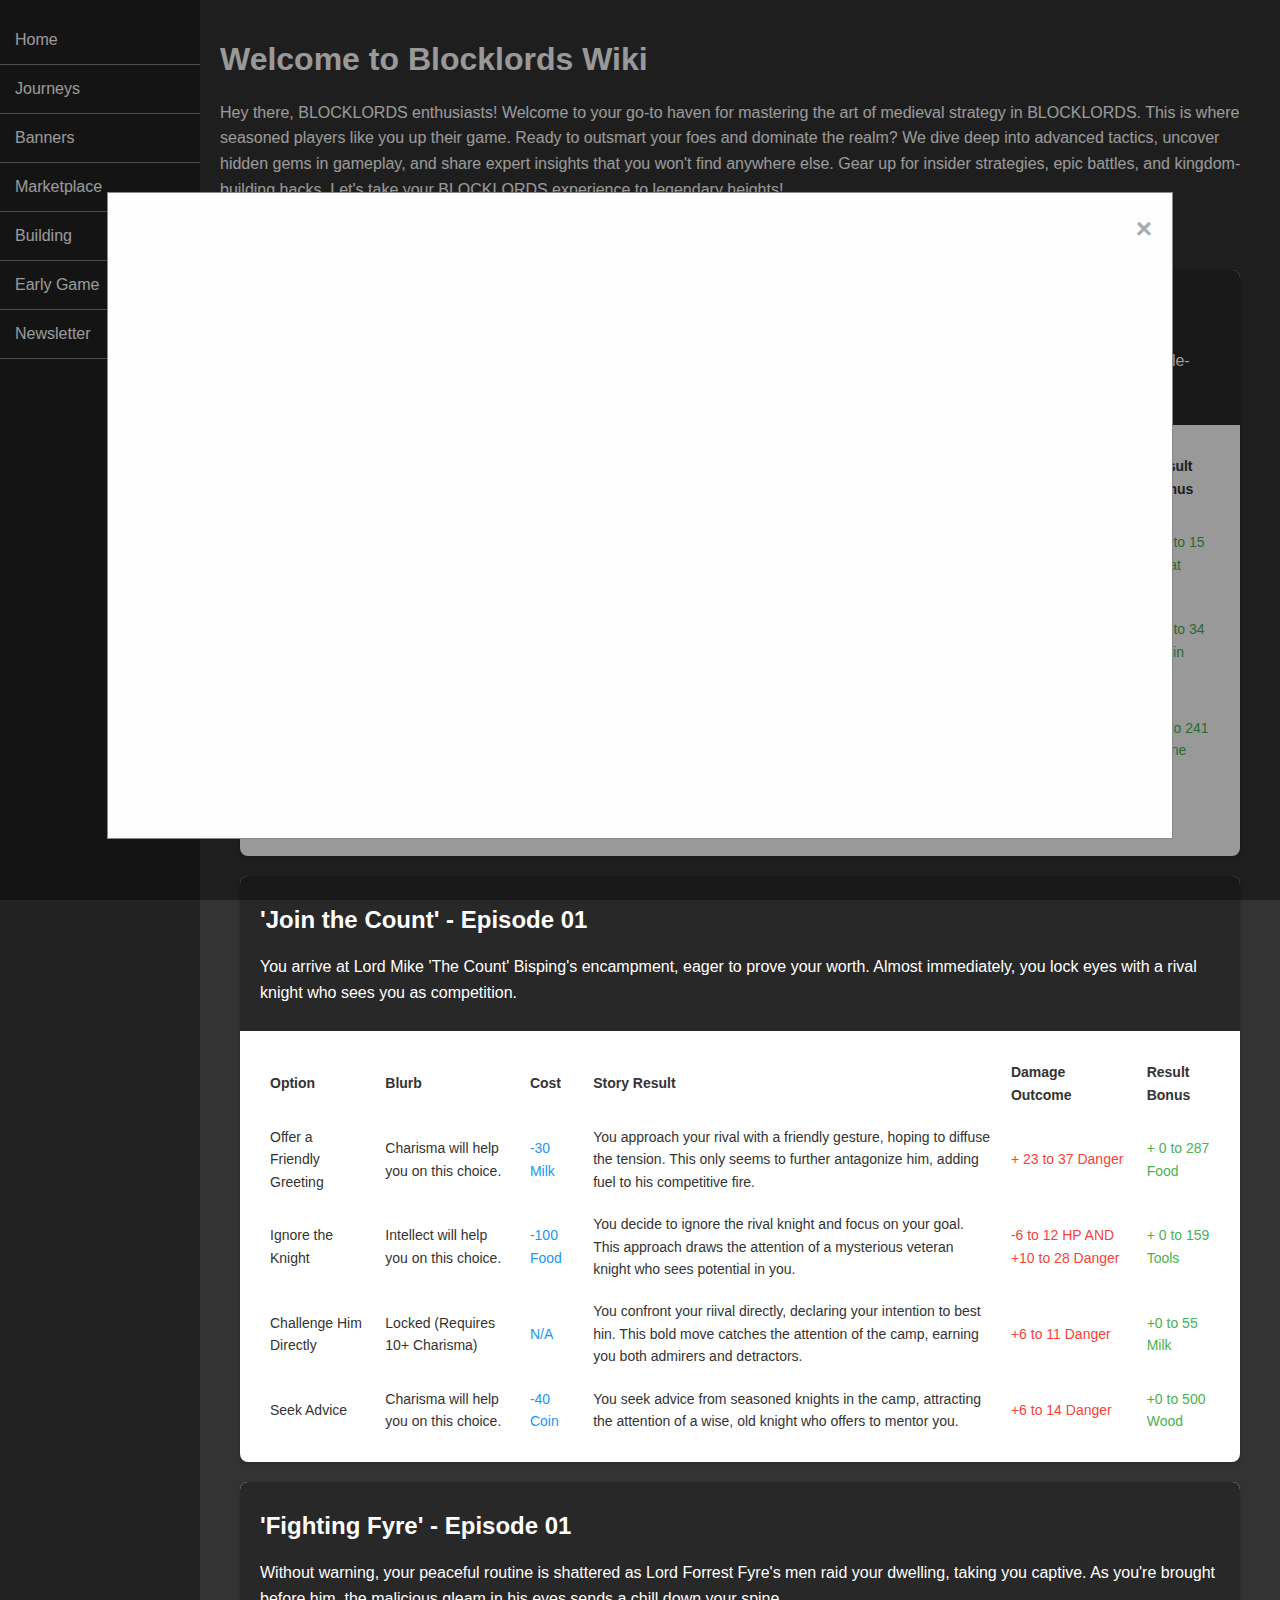
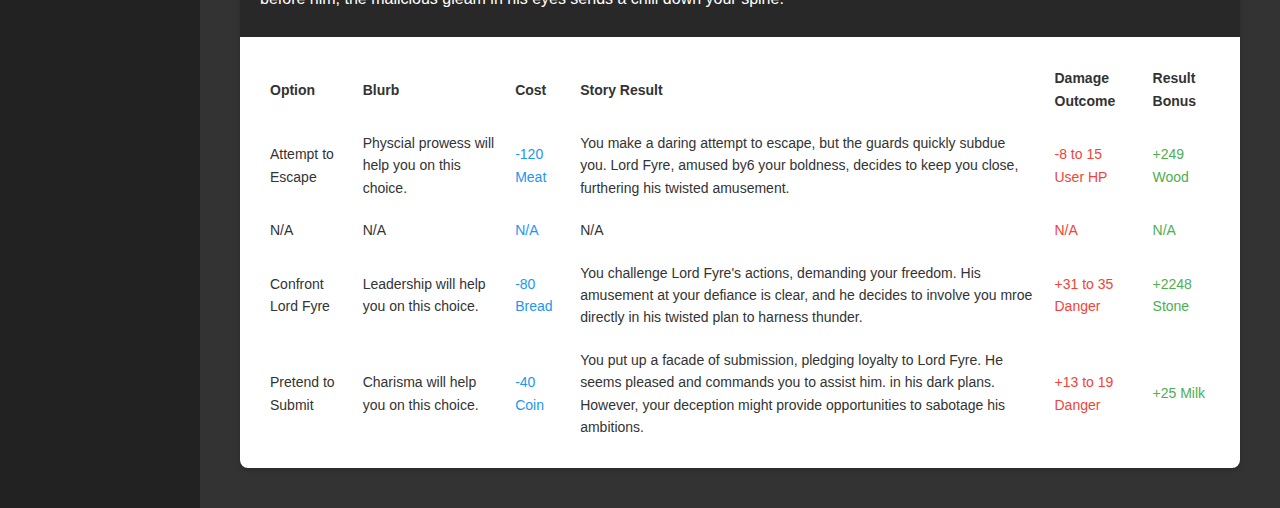
<file: index.html>
<!DOCTYPE html>
<html>
  <head>
    <title>Blocklords Wiki</title>
    <link rel="stylesheet" type="text/css" href="style.css" />
    <meta name="viewport" content="width=device-width, initial-scale=1" />
    <!-- Google tag (gtag.js) -->
    <script
      async
      src="https://www.googletagmanager.com/gtag/js?id=G-MW8HTFW1WD"
    ></script>
    <script>
      window.dataLayer = window.dataLayer || [];
      function gtag() {
        dataLayer.push(arguments);
      }
      gtag("js", new Date());

      gtag("config", "G-MW8HTFW1WD");
    </script>
  </head>
  <!-- Add this div just after the opening <body> tag -->
  <div id="newsletterPopup" class="popup-overlay" style="display: none">
    <div class="popup-content">
      <span class="close-btn" onclick="closePopup()">&times;</span>
      <iframe
        width="940"
        height="605"
        src="https://f0aae77f.sibforms.com/serve/[base64]"
        frameborder="0"
        scrolling="auto"
        allowfullscreen
        style="
          display: block;
          margin-left: auto;
          margin-right: auto;
          max-width: 100%;
        "
      ></iframe>
    </div>
  </div>

  <body>
    <div class="container">
      <nav id="navbar">
        <ul id="menu">
          <li><a href="./index.html">Home</a></li>
          <li><a href="./journeyguide.html">Journeys</a></li>
          <li><a href="./info.html">Banners</a></li>
          <li><a href="./marketplace.html">Marketplace</a></li>
          <li><a href="./building.html">Building</a></li>
          <li><a href="./earlygame.html">Early Game</a></li>
          <li><a href="./newsletter.html">Newsletter</a></li>
        </ul>
      </nav>
      <main id="content">
        <h1>Welcome to Blocklords Wiki</h1>
        <p>
          Hey there, BLOCKLORDS enthusiasts! Welcome to your go-to haven for
          mastering the art of medieval strategy in BLOCKLORDS. This is where
          seasoned players like you up their game. Ready to outsmart your foes
          and dominate the realm? We dive deep into advanced tactics, uncover
          hidden gems in gameplay, and share expert insights that you won't find
          anywhere else. Gear up for insider strategies, epic battles, and
          kingdom-building hacks. Let's take your BLOCKLORDS experience to
          legendary heights!
          <!-- More content goes here -->
        </p>

        <h2>
          Click the cards below to navigate to the complete guide for the
          journey!
        </h2>

        <div class="card">
          <div
            class="card-header"
            onclick="location.href='./journey/arthur.html'"
          >
            <h2>'Arthur's Ascent' - Episode 01</h2>
            <p>
              An unexpected message arrives from Lord Arthur, known for his
              peculiar whims. He's on a quest to transform himself into a
              muscle-bound titan and is looking for a skilled warrior.
            </p>
          </div>
          <div class="card-body">
            <table class="episode-table">
              <thead>
                <tr>
                  <th>Option</th>
                  <th>Blurb</th>
                  <th>Cost</th>
                  <th>Story Result</th>
                  <th>Damage Outcome</th>
                  <th>Result Bonus</th>
                </tr>
              </thead>
              <tbody>
                <tr>
                  <td>Offer to Train Him</td>
                  <td>Charisma will help you on this choice.</td>
                  <td class="blue">-100 Wheat</td>
                  <td>
                    You see this as an opportunity to help and earn some coin.
                    You offer your services and begin to plan a grueling
                    training regimen.
                  </td>
                  <td class="red">-7 to 9 User HP</td>
                  <td class="green">+ 0 to 15 Meat</td>
                </tr>
                <tr>
                  <td>Suggest a herbal Diet</td>
                  <td>Potential will help you on this choice.</td>
                  <td class="blue">-50 Bread</td>
                  <td>
                    You suggest an herbal diet, incorporating rare plants known
                    for their invigorating properties. The concept of munching
                    on unfamiliar plants gives Arthur pause, but he agrees.
                  </td>
                  <td class="red">+46 to 48 Danger</td>
                  <td class="green">+ 0 to 34 Grain</td>
                </tr>
                <tr>
                  <td>Introduce Meditative Excercises</td>
                  <td>Intellect will help you on this choice.</td>
                  <td class="blue">-50 User Coin</td>
                  <td>
                    You introduce a series of medittative exercises inspired by
                    the camness of ancient monks, promising to improve both
                    physical strength and mental focus. Arthur is enthusiastic
                    about the novel approach.
                  </td>
                  <td class="red">+11 to 19 Danger</td>
                  <td class="green">+0 to 241 Stone</td>
                </tr>
                <tr>
                  <td>Locked Choice</td>
                  <td>Locked</td>
                  <td class="blue">N/A</td>
                  <td>N/A</td>
                  <td>N/A</td>
                  <td>N/A</td>
                </tr>
              </tbody>
            </table>
          </div>
        </div>

        <div class="card">
          <div
            class="card-header"
            onclick="location.href='./journey/count.html'"
          >
            <h2>'Join the Count' - Episode 01</h2>
            <p>
              You arrive at Lord Mike 'The Count' Bisping's encampment, eager to
              prove your worth. Almost immediately, you lock eyes with a rival
              knight who sees you as competition.
            </p>
          </div>
          <div class="card-body">
            <table class="episode-table">
              <thead>
                <tr>
                  <th>Option</th>
                  <th>Blurb</th>
                  <th>Cost</th>
                  <th>Story Result</th>
                  <th>Damage Outcome</th>
                  <th>Result Bonus</th>
                </tr>
              </thead>
              <tbody>
                <tr>
                  <td>Offer a Friendly Greeting</td>
                  <td>Charisma will help you on this choice.</td>
                  <td class="blue">-30 Milk</td>
                  <td>
                    You approach your rival with a friendly gesture, hoping to
                    diffuse the tension. This only seems to further antagonize
                    him, adding fuel to his competitive fire.
                  </td>
                  <td class="red">+ 23 to 37 Danger</td>
                  <td class="green">+ 0 to 287 Food</td>
                </tr>
                <tr>
                  <td>Ignore the Knight</td>
                  <td>Intellect will help you on this choice.</td>
                  <td class="blue">-100 Food</td>
                  <td>
                    You decide to ignore the rival knight and focus on your
                    goal. This approach draws the attention of a mysterious
                    veteran knight who sees potential in you.
                  </td>
                  <td class="red">-6 to 12 HP AND +10 to 28 Danger</td>
                  <td class="green">+ 0 to 159 Tools</td>
                </tr>
                <tr>
                  <td>Challenge Him Directly</td>
                  <td>Locked (Requires 10+ Charisma)</td>
                  <td class="blue">N/A</td>
                  <td>
                    You confront your riival directly, declaring your intention
                    to best hin. This bold move catches the attention of the
                    camp, earning you both admirers and detractors.
                  </td>
                  <td class="red">+6 to 11 Danger</td>
                  <td class="green">+0 to 55 Milk</td>
                </tr>
                <tr>
                  <td>Seek Advice</td>
                  <td>Charisma will help you on this choice.</td>
                  <td class="blue">-40 Coin</td>
                  <td>
                    You seek advice from seasoned knights in the camp,
                    attracting the attention of a wise, old knight who offers to
                    mentor you.
                  </td>
                  <td class="red">+6 to 14 Danger</td>
                  <td class="green">+0 to 500 Wood</td>
                </tr>
              </tbody>
            </table>
          </div>
        </div>

        <!-- Episode 01 Card -->
        <div class="card">
          <div
            class="card-header"
            onclick="location.href='./journey/fyre.html'"
          >
            <h2>'Fighting Fyre' - Episode 01</h2>
            <p>
              Without warning, your peaceful routine is shattered as Lord
              Forrest Fyre's men raid your dwelling, taking you captive. As
              you're brought before him, the malicious gleam in his eyes sends a
              chill down your spine.
            </p>
          </div>
          <div class="card-body">
            <table class="episode-table">
              <thead>
                <tr>
                  <th>Option</th>
                  <th>Blurb</th>
                  <th>Cost</th>
                  <th>Story Result</th>
                  <th>Damage Outcome</th>
                  <th>Result Bonus</th>
                </tr>
              </thead>
              <tbody>
                <tr>
                  <td>Attempt to Escape</td>
                  <td>Physcial prowess will help you on this choice.</td>
                  <td class="blue">-120 Meat</td>
                  <td>
                    You make a daring attempt to escape, but the guards quickly
                    subdue you. Lord Fyre, amused by6 your boldness, decides to
                    keep you close, furthering his twisted amusement.
                  </td>
                  <td class="red">-8 to 15 User HP</td>
                  <td class="green">+249 Wood</td>
                </tr>
                <tr>
                  <td>N/A</td>
                  <td>N/A</td>
                  <td class="blue">N/A</td>
                  <td>N/A</td>
                  <td class="red">N/A</td>
                  <td class="green">N/A</td>
                </tr>
                <tr>
                  <td>Confront Lord Fyre</td>
                  <td>Leadership will help you on this choice.</td>
                  <td class="blue">-80 Bread</td>
                  <td>
                    You challenge Lord Fyre's actions, demanding your freedom.
                    His amusement at your defiance is clear, and he decides to
                    involve you mroe directly in his twisted plan to harness
                    thunder.
                  </td>
                  <td class="red">+31 to 35 Danger</td>
                  <td class="green">+2248 Stone</td>
                </tr>
                <tr>
                  <td>Pretend to Submit</td>
                  <td>Charisma will help you on this choice.</td>
                  <td class="blue">-40 Coin</td>
                  <td>
                    You put up a facade of submission, pledging loyalty to Lord
                    Fyre. He seems pleased and commands you to assist him. in
                    his dark plans. However, your deception might provide
                    opportunities to sabotage his ambitions.
                  </td>
                  <td class="red">+13 to 19 Danger</td>
                  <td class="green">+25 Milk</td>
                </tr>
              </tbody>
            </table>
          </div>
        </div>
      </main>
    </div>

    <script>
      // Function to open the popup
      function openPopup() {
        document.getElementById("newsletterPopup").style.display = "block";
      }

      // Function to close the popup
      function closePopup() {
        document.getElementById("newsletterPopup").style.display = "none";
      }

      // Check if it's the first visit
      function checkFirstVisit() {
        if (localStorage.getItem("hasVisited") !== "true") {
          openPopup();
          localStorage.setItem("hasVisited", "true");
        }
      }

      // Call checkFirstVisit() when the window loads
      window.onload = checkFirstVisit;
    </script>
  </body>
</html>
</file>
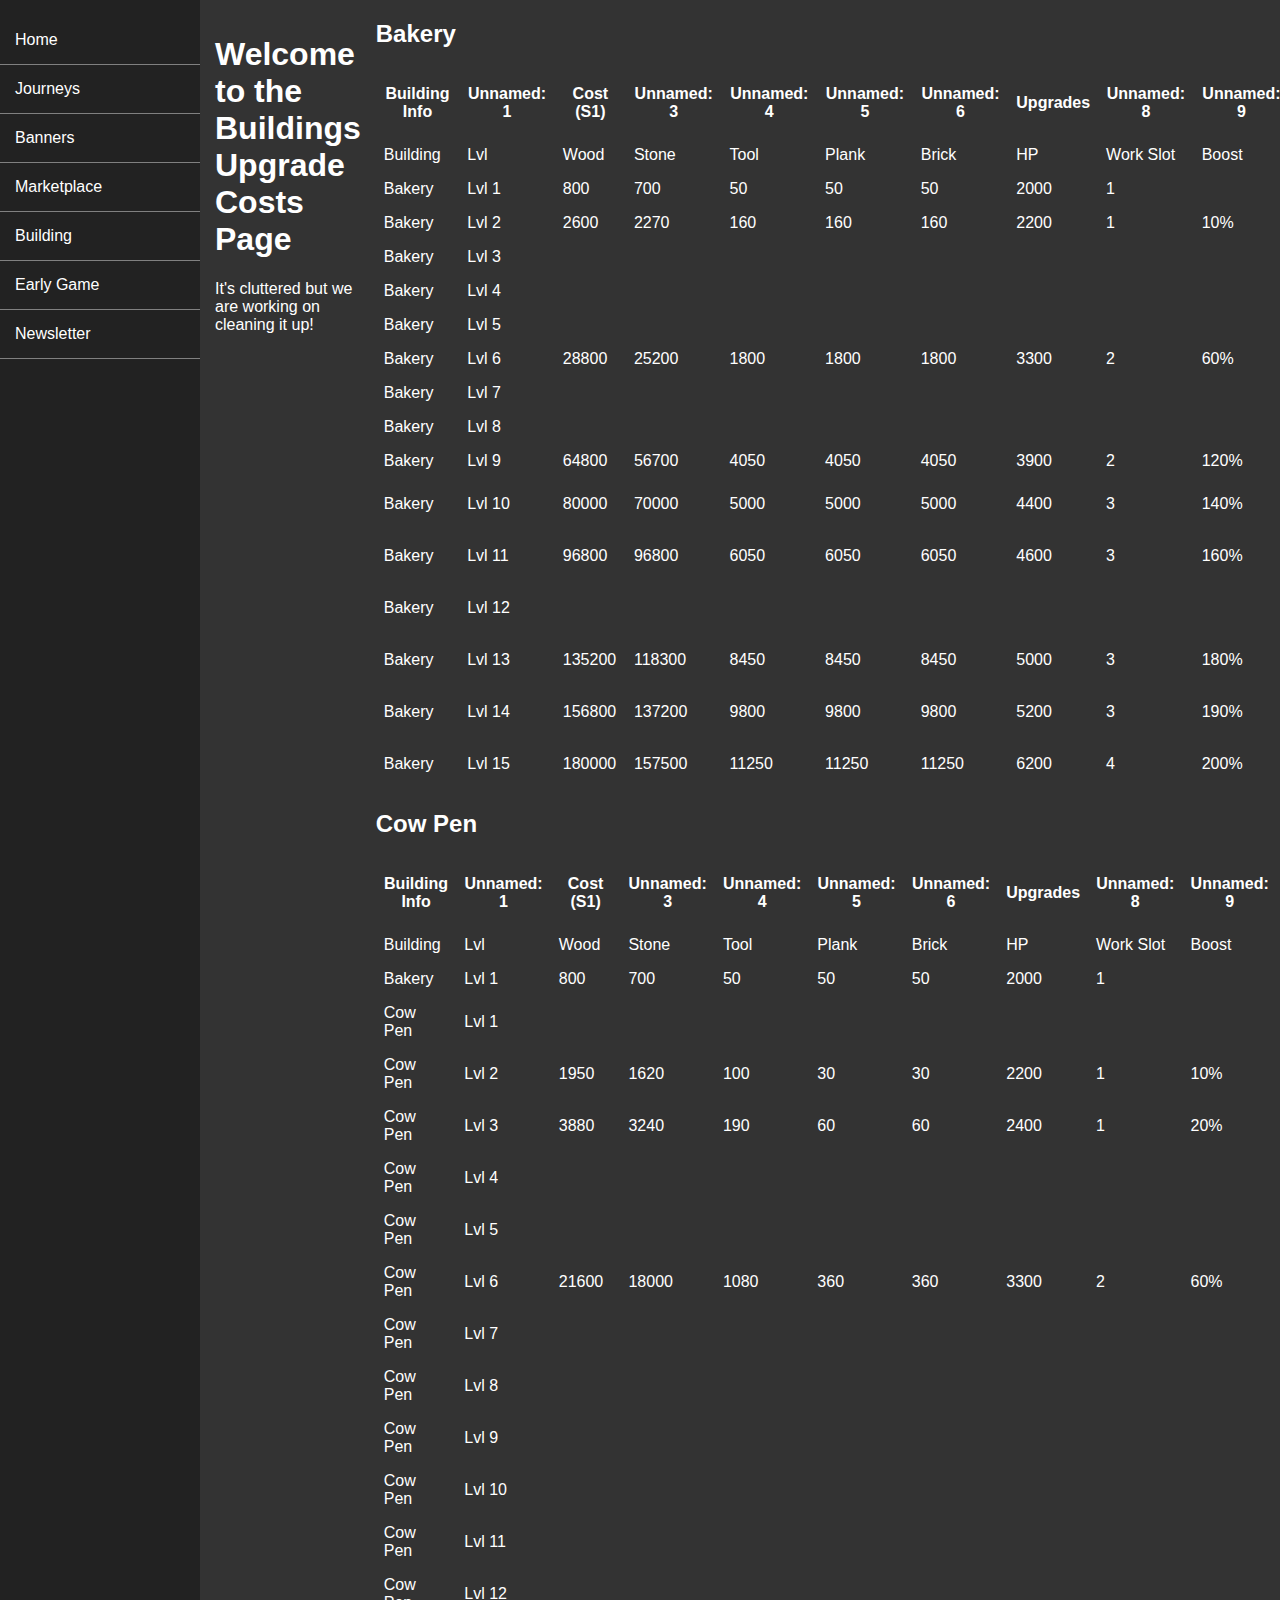
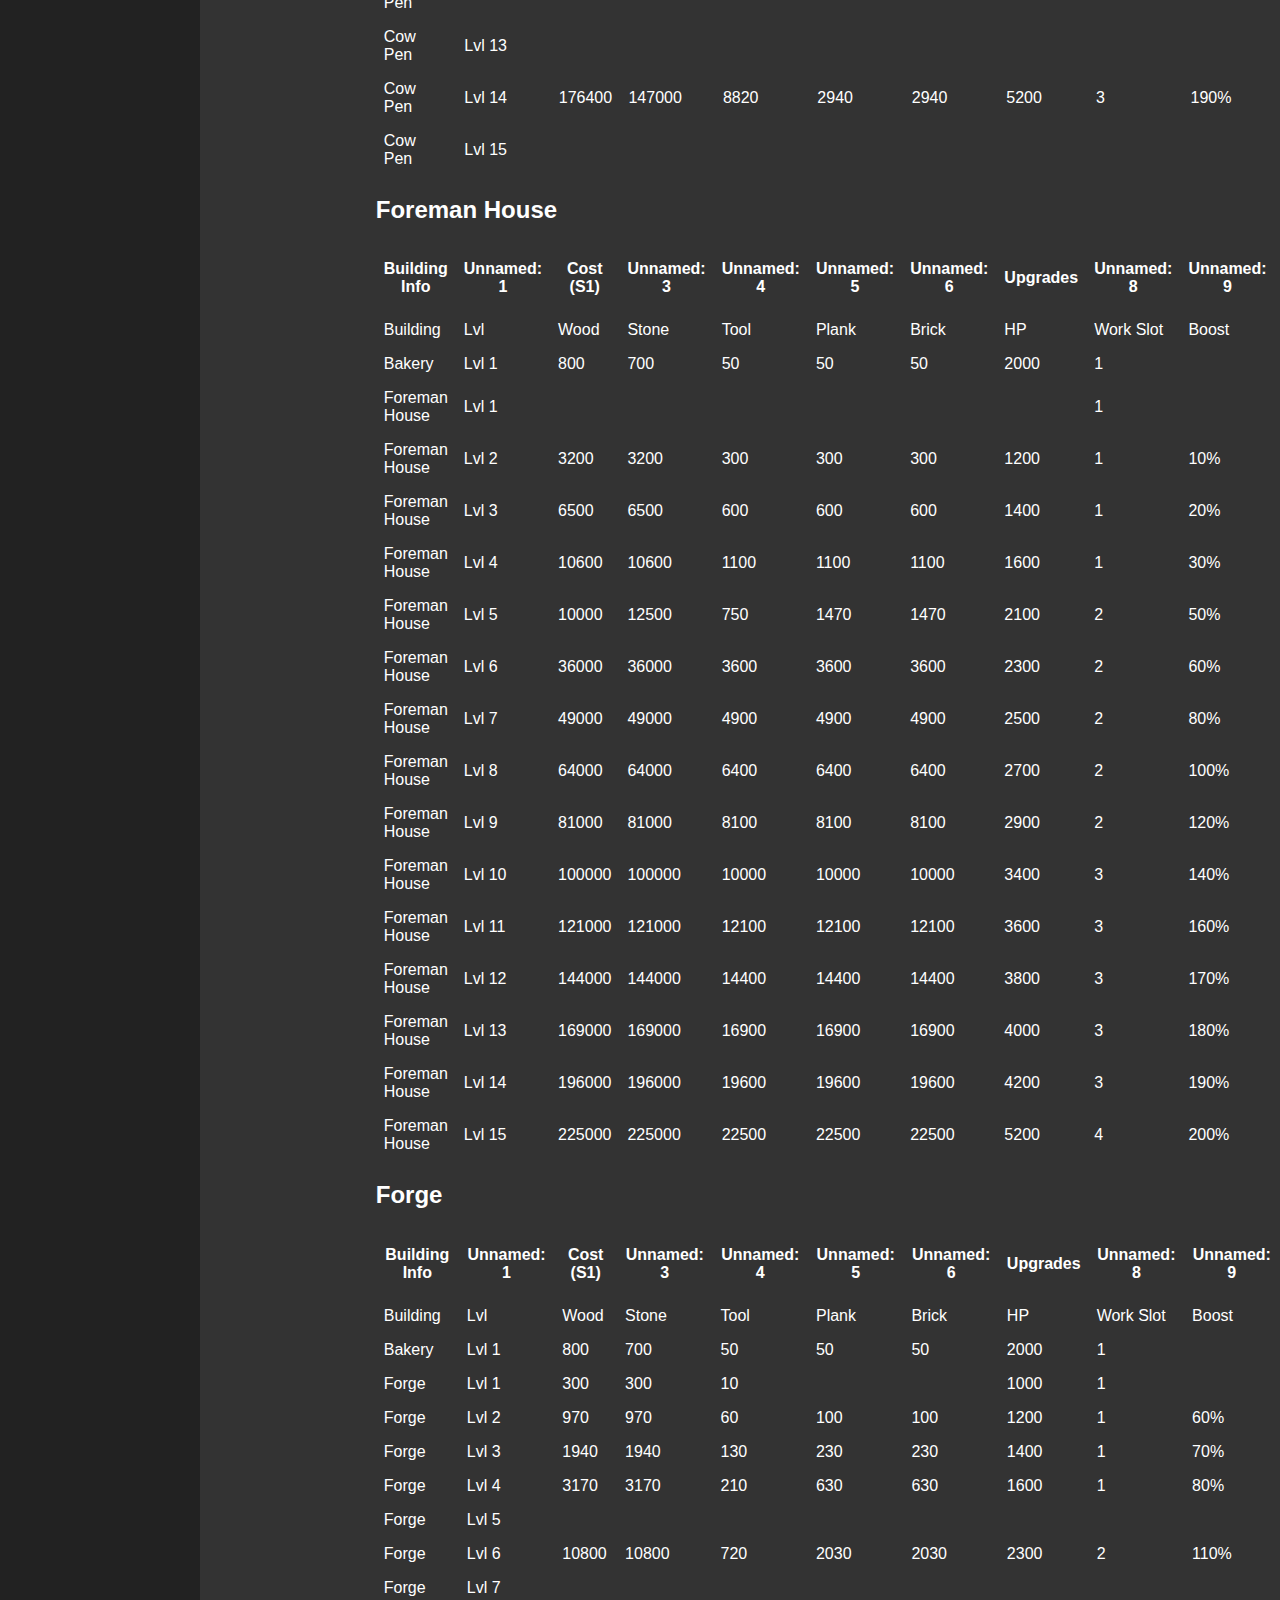
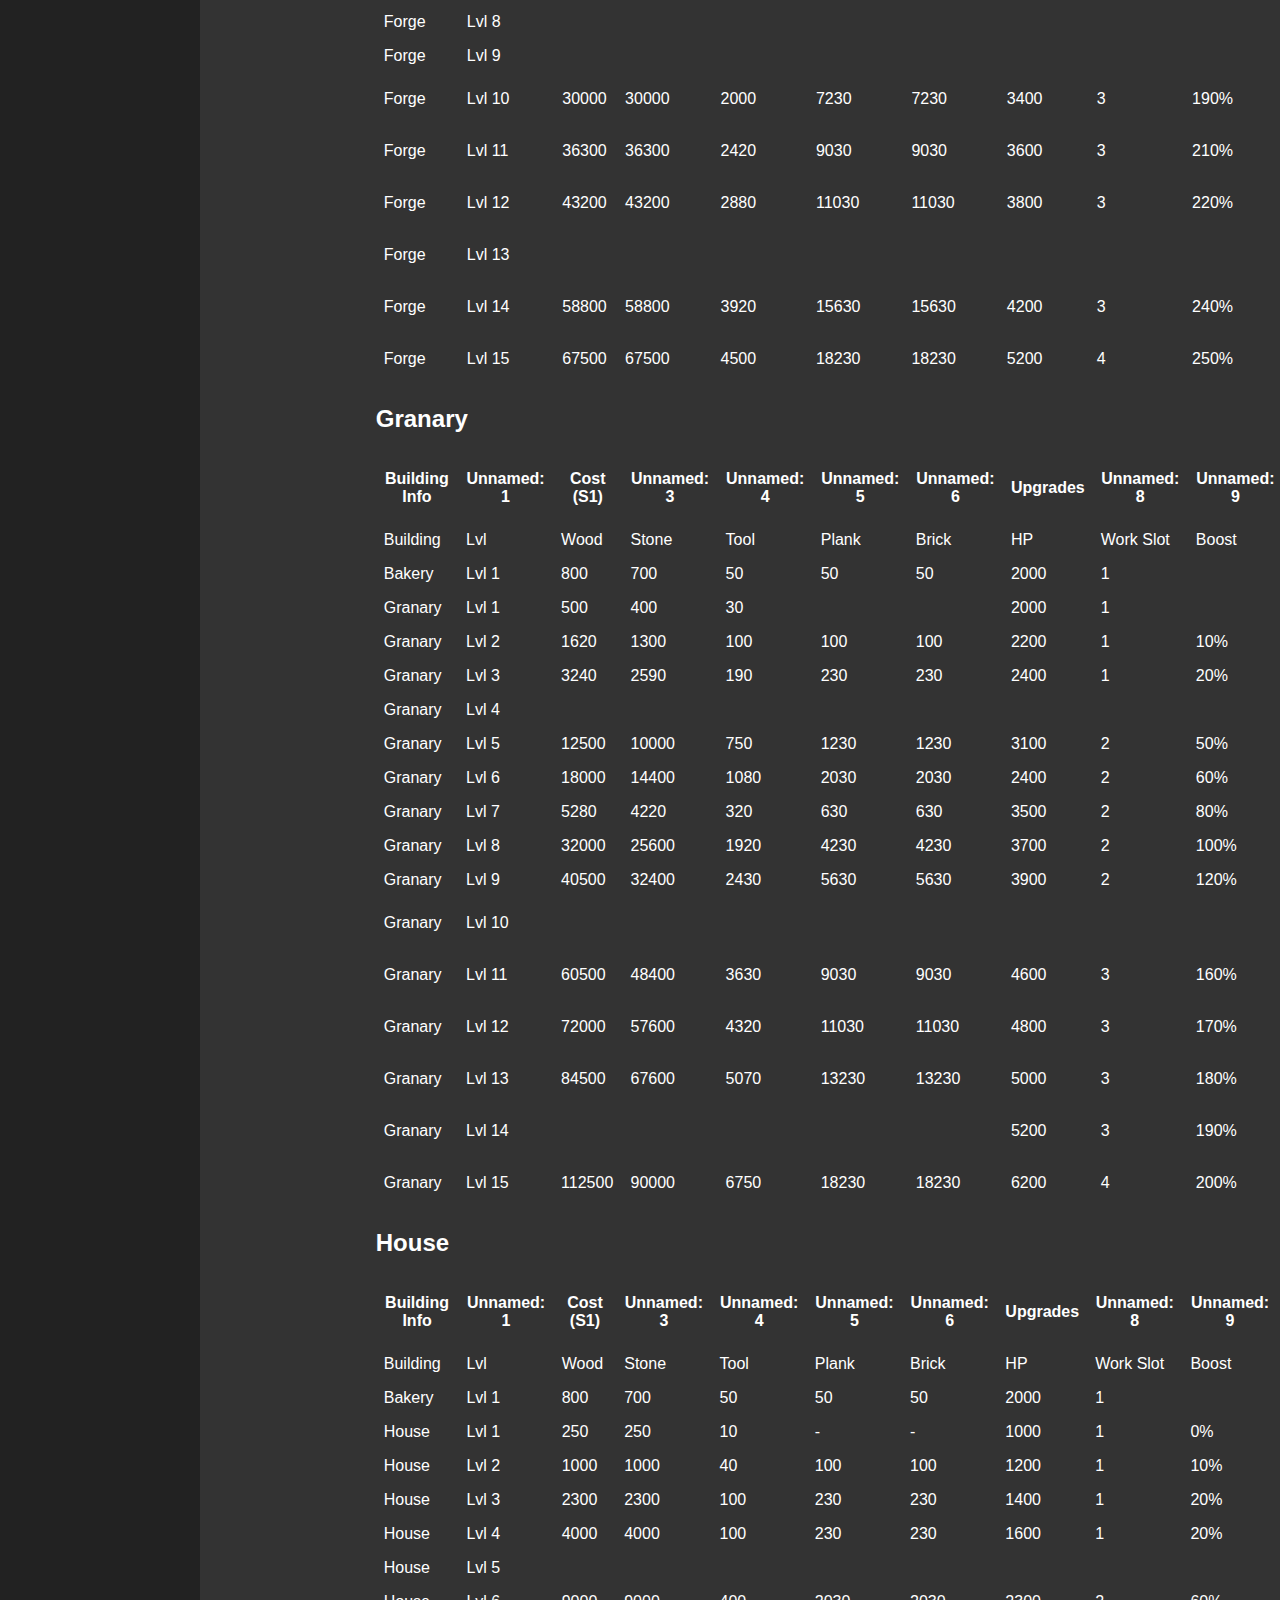
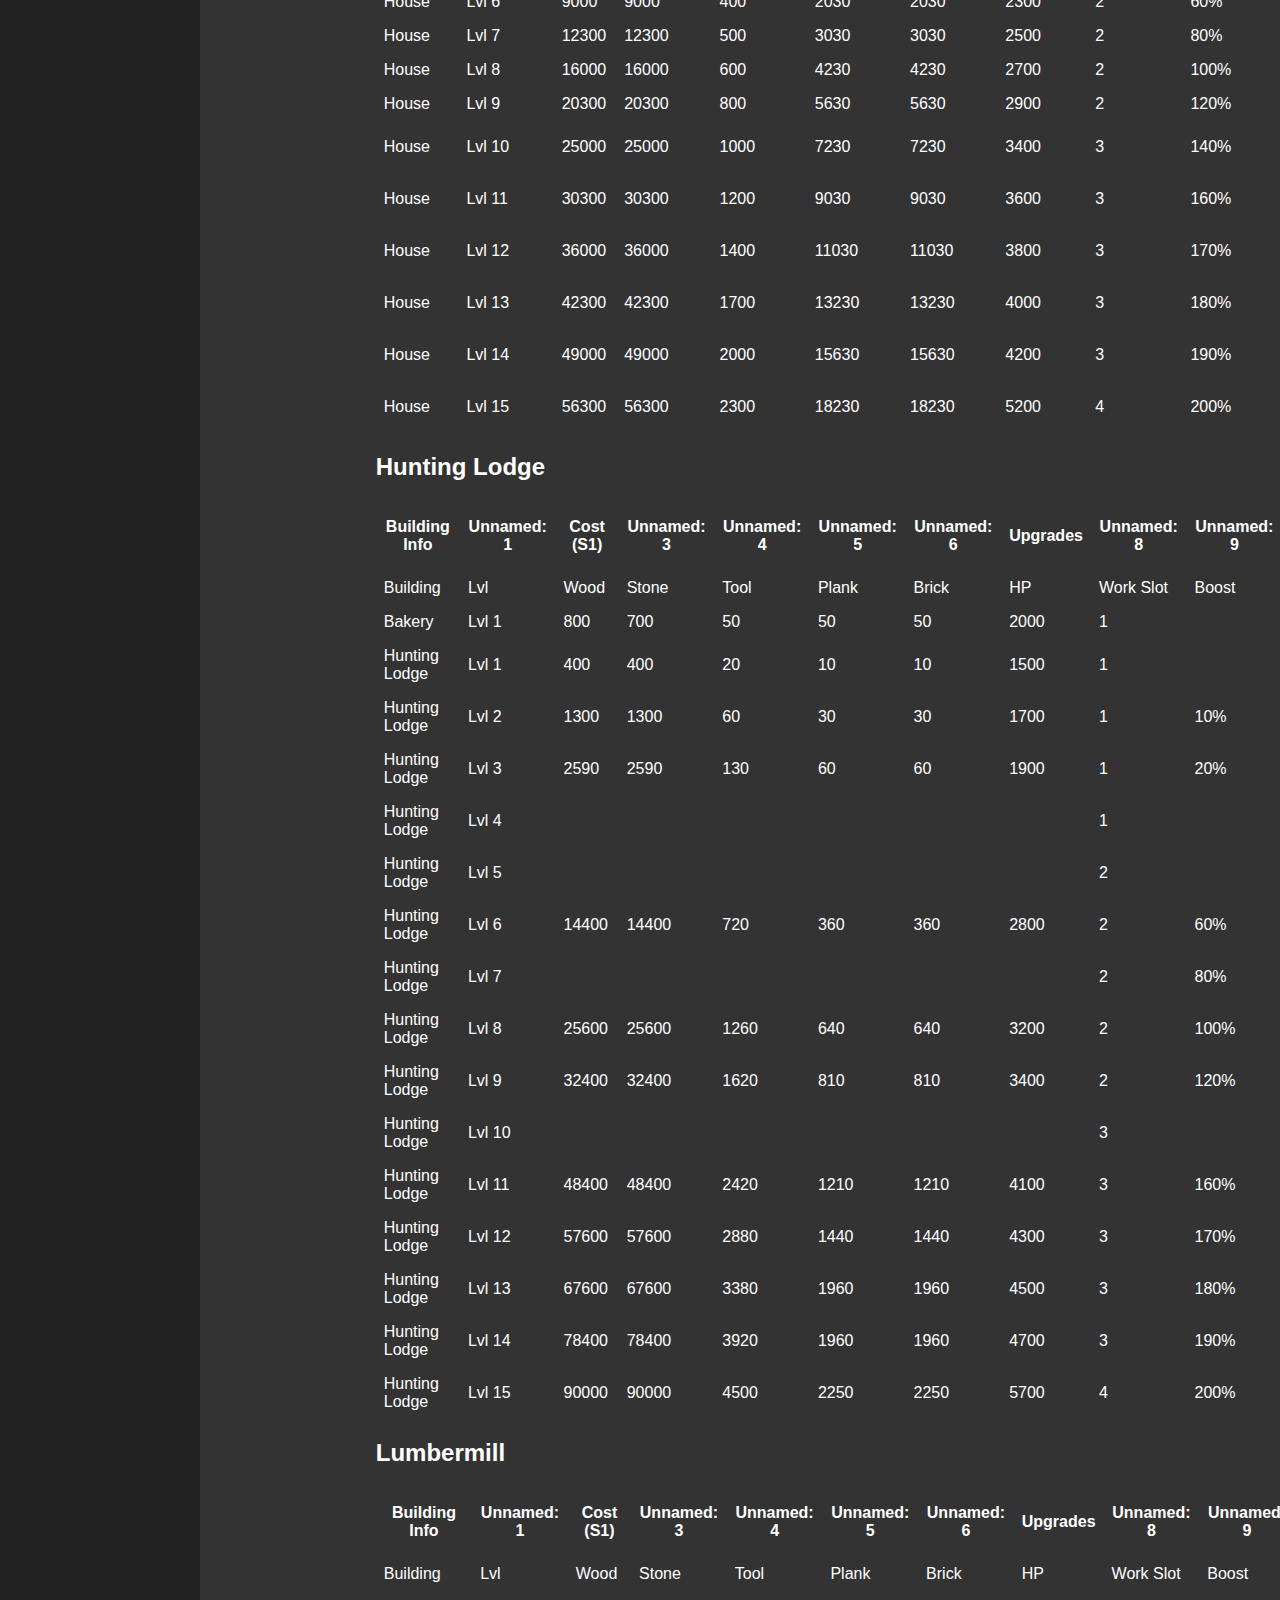
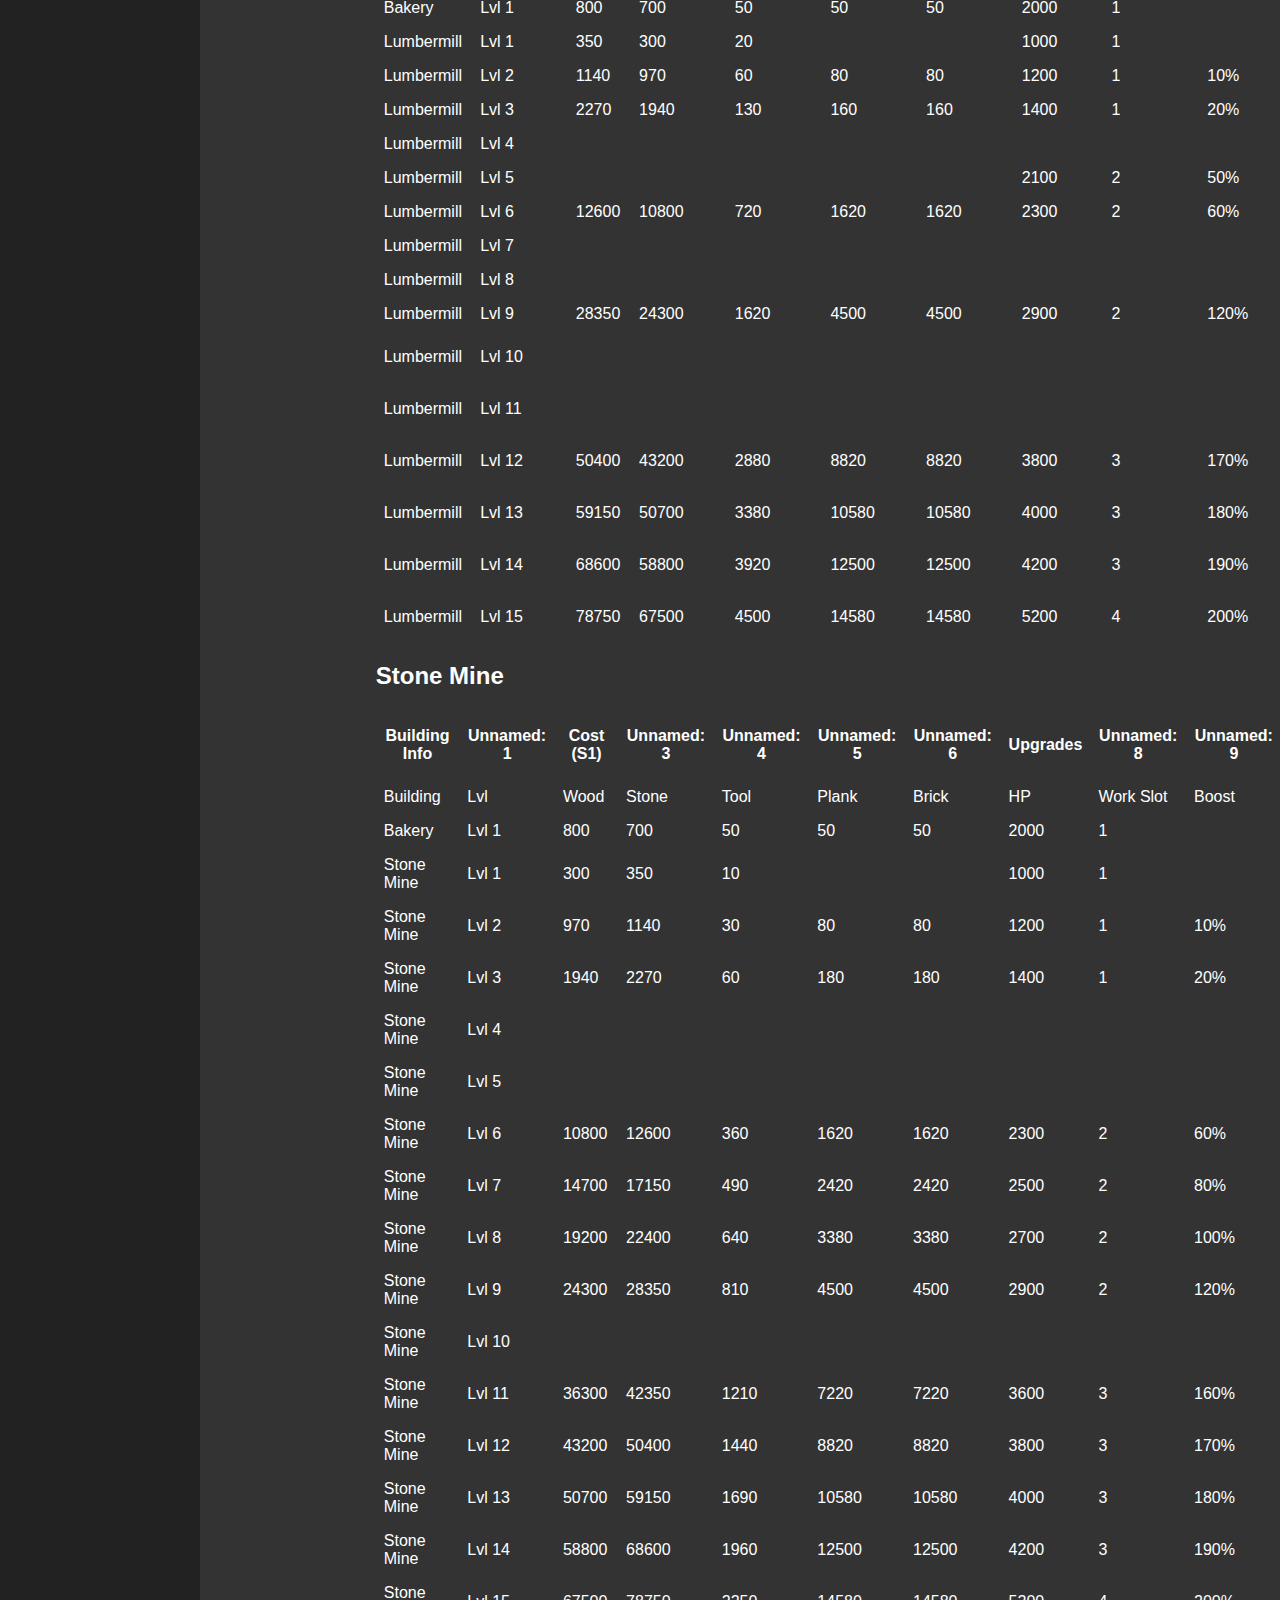
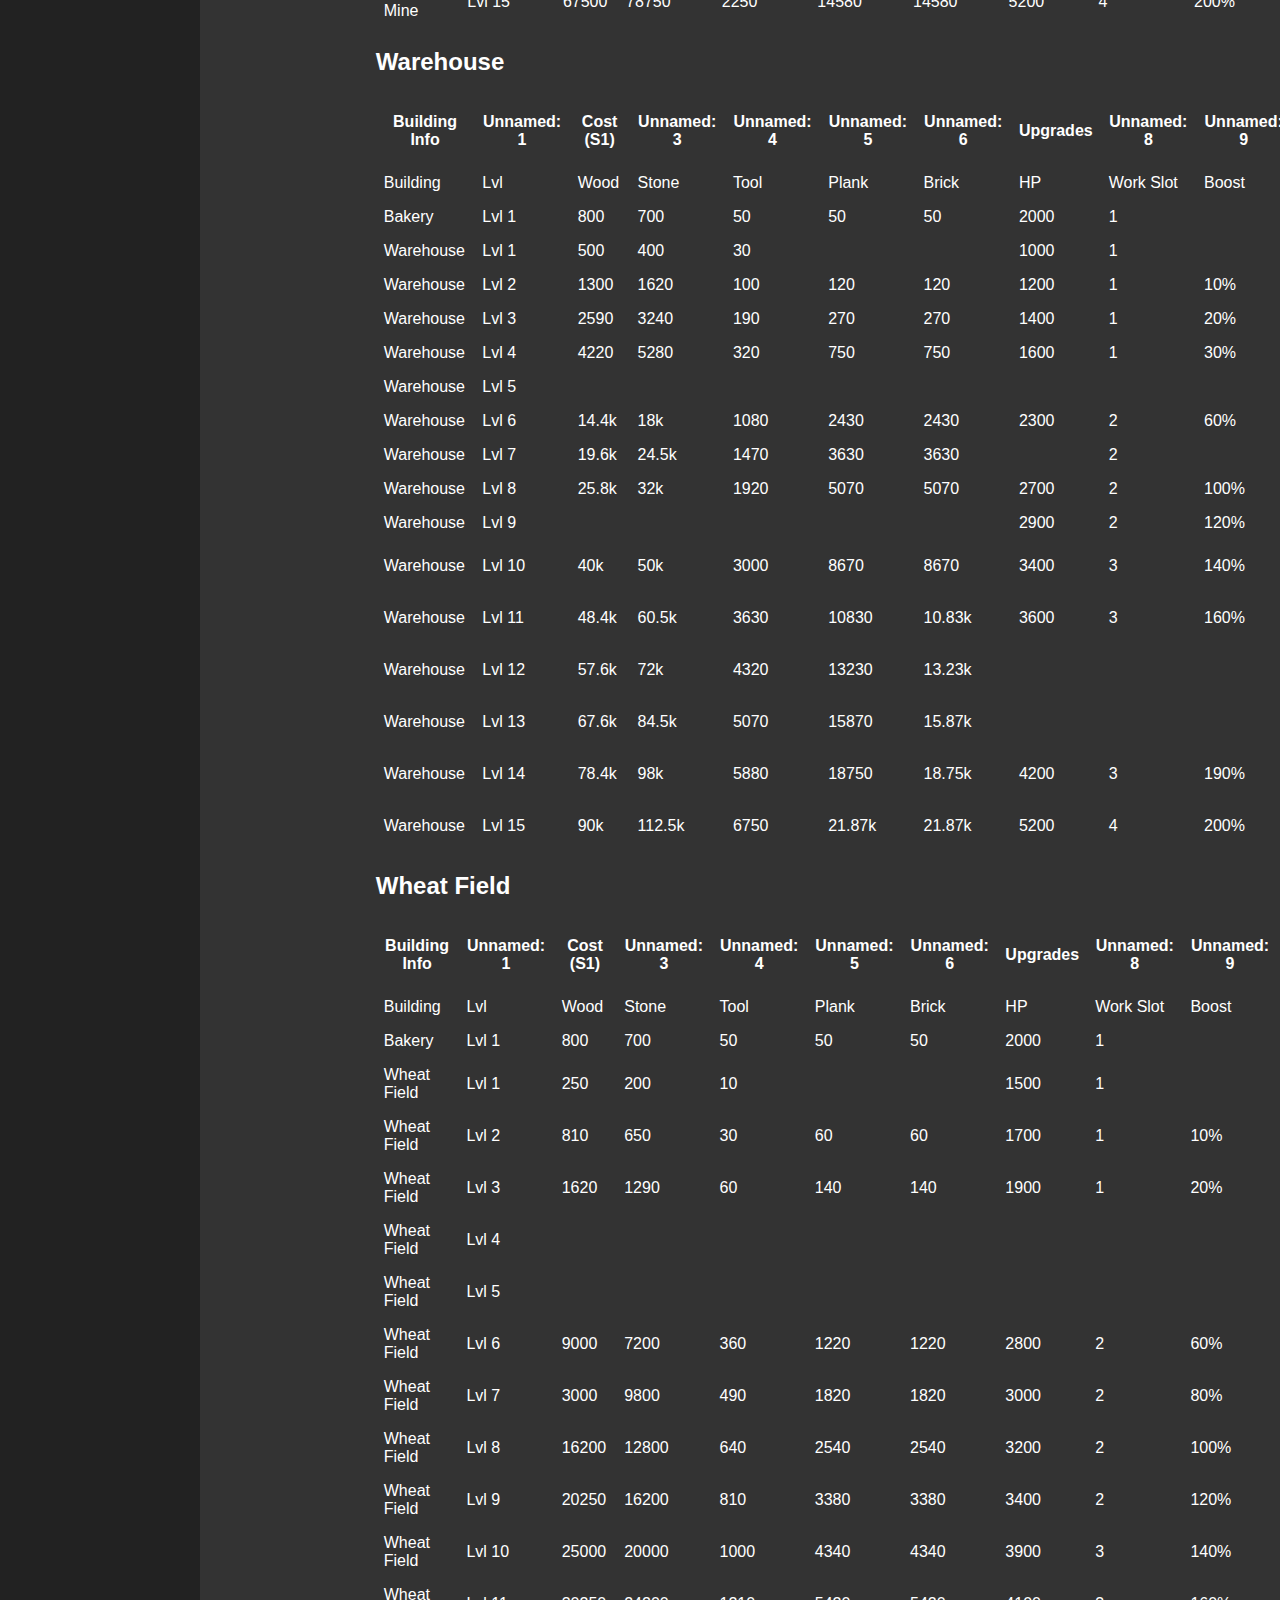
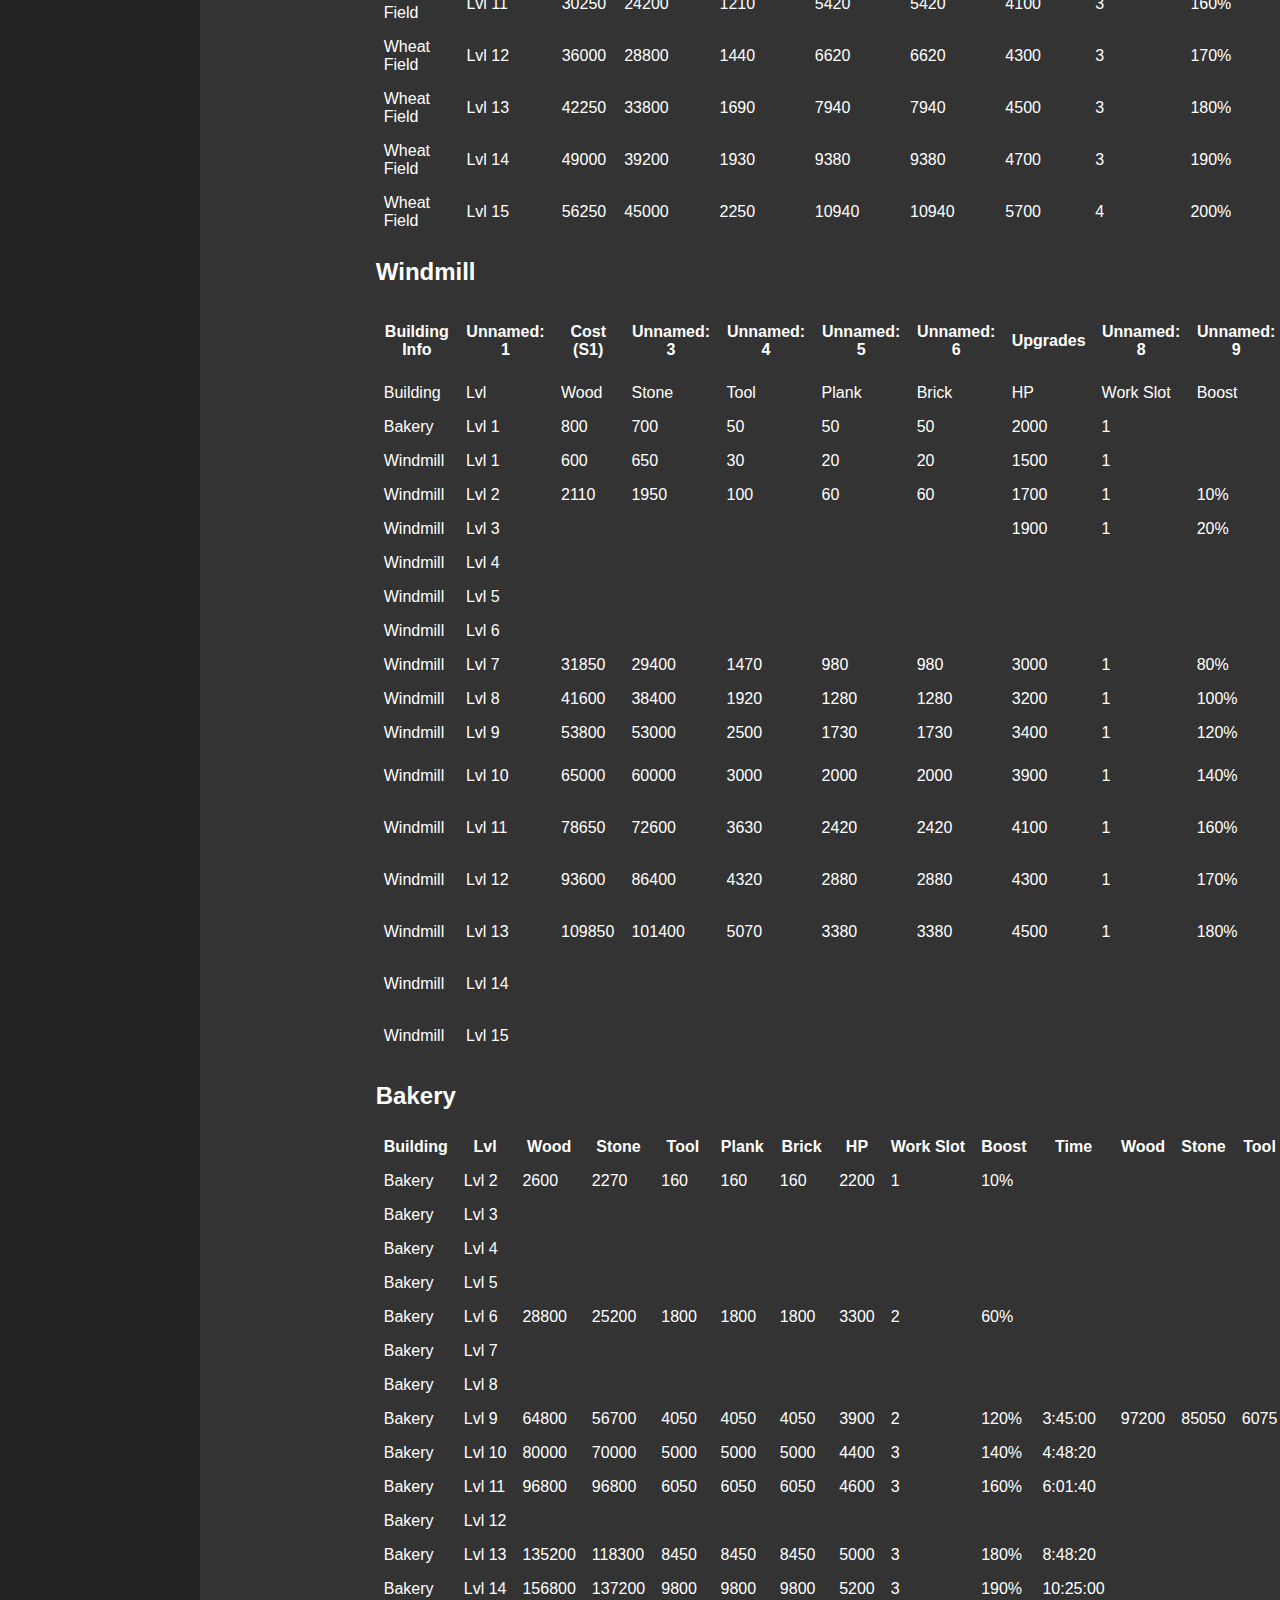
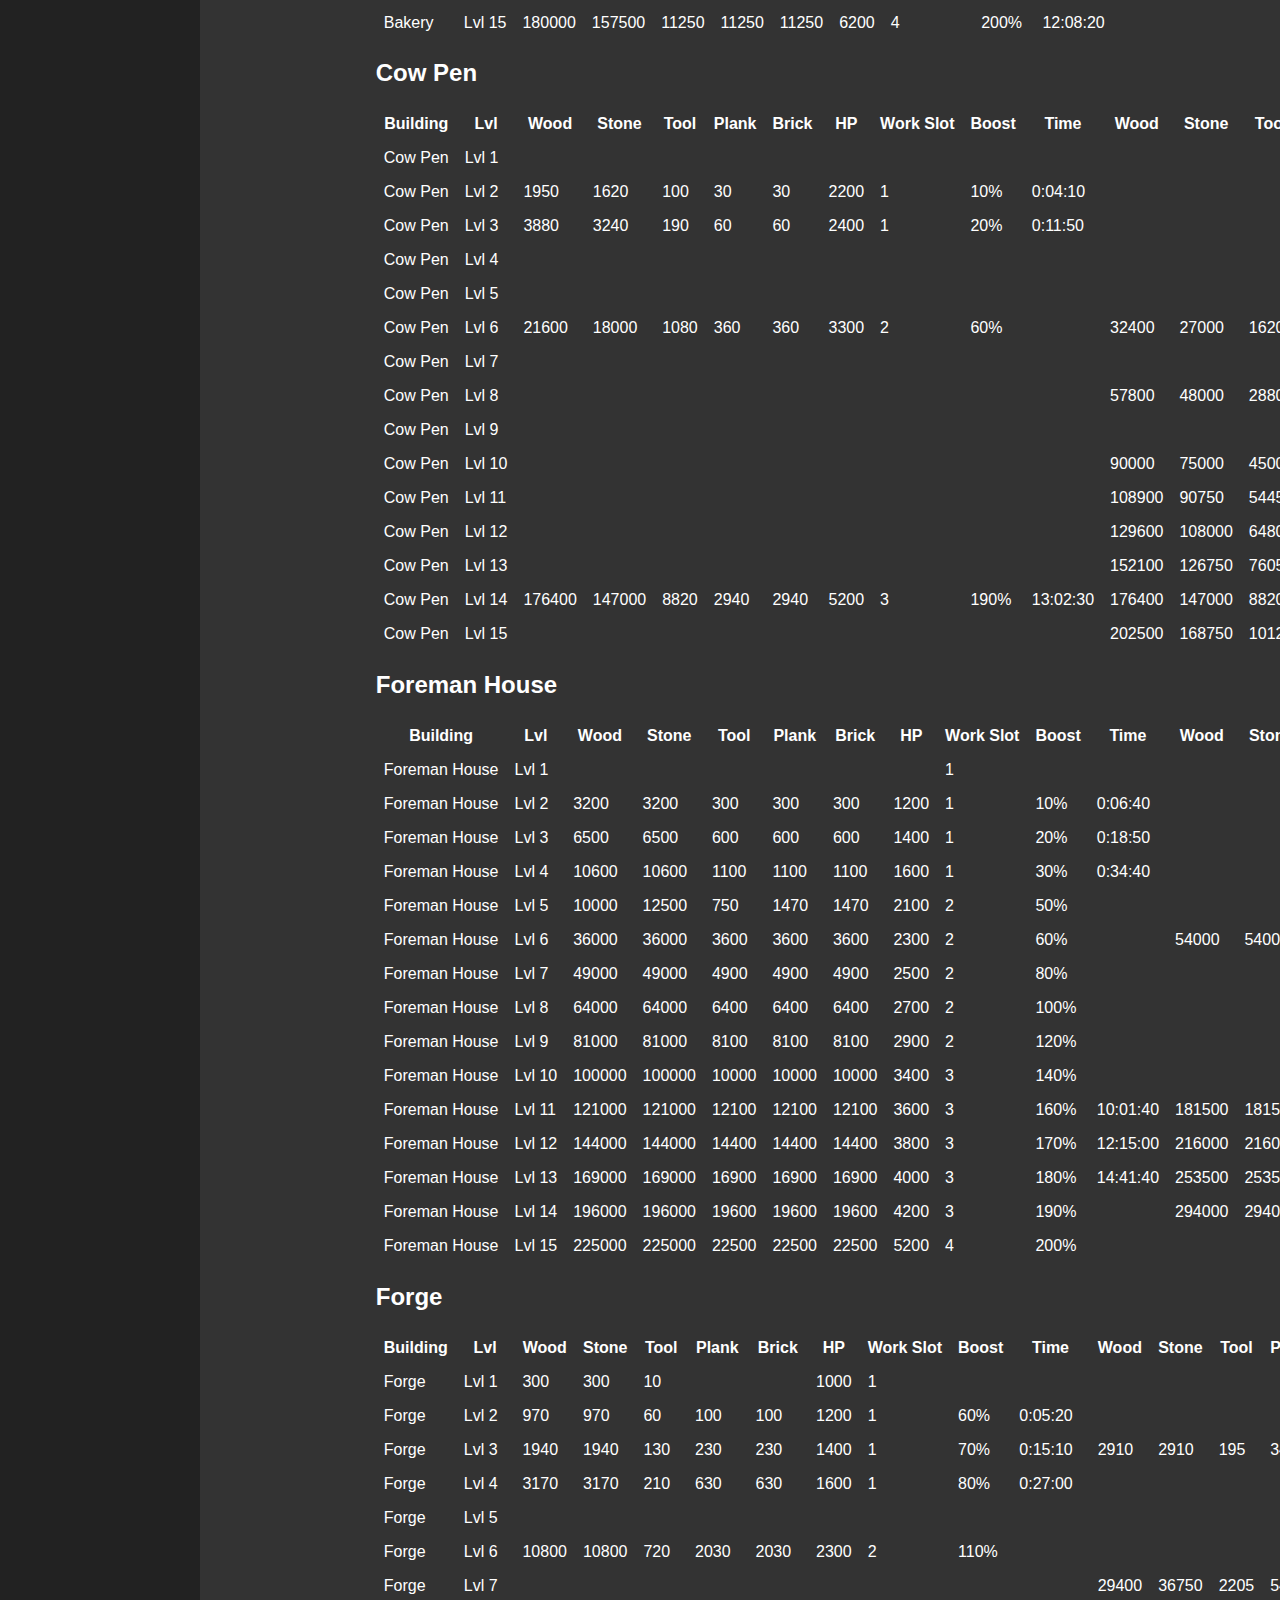
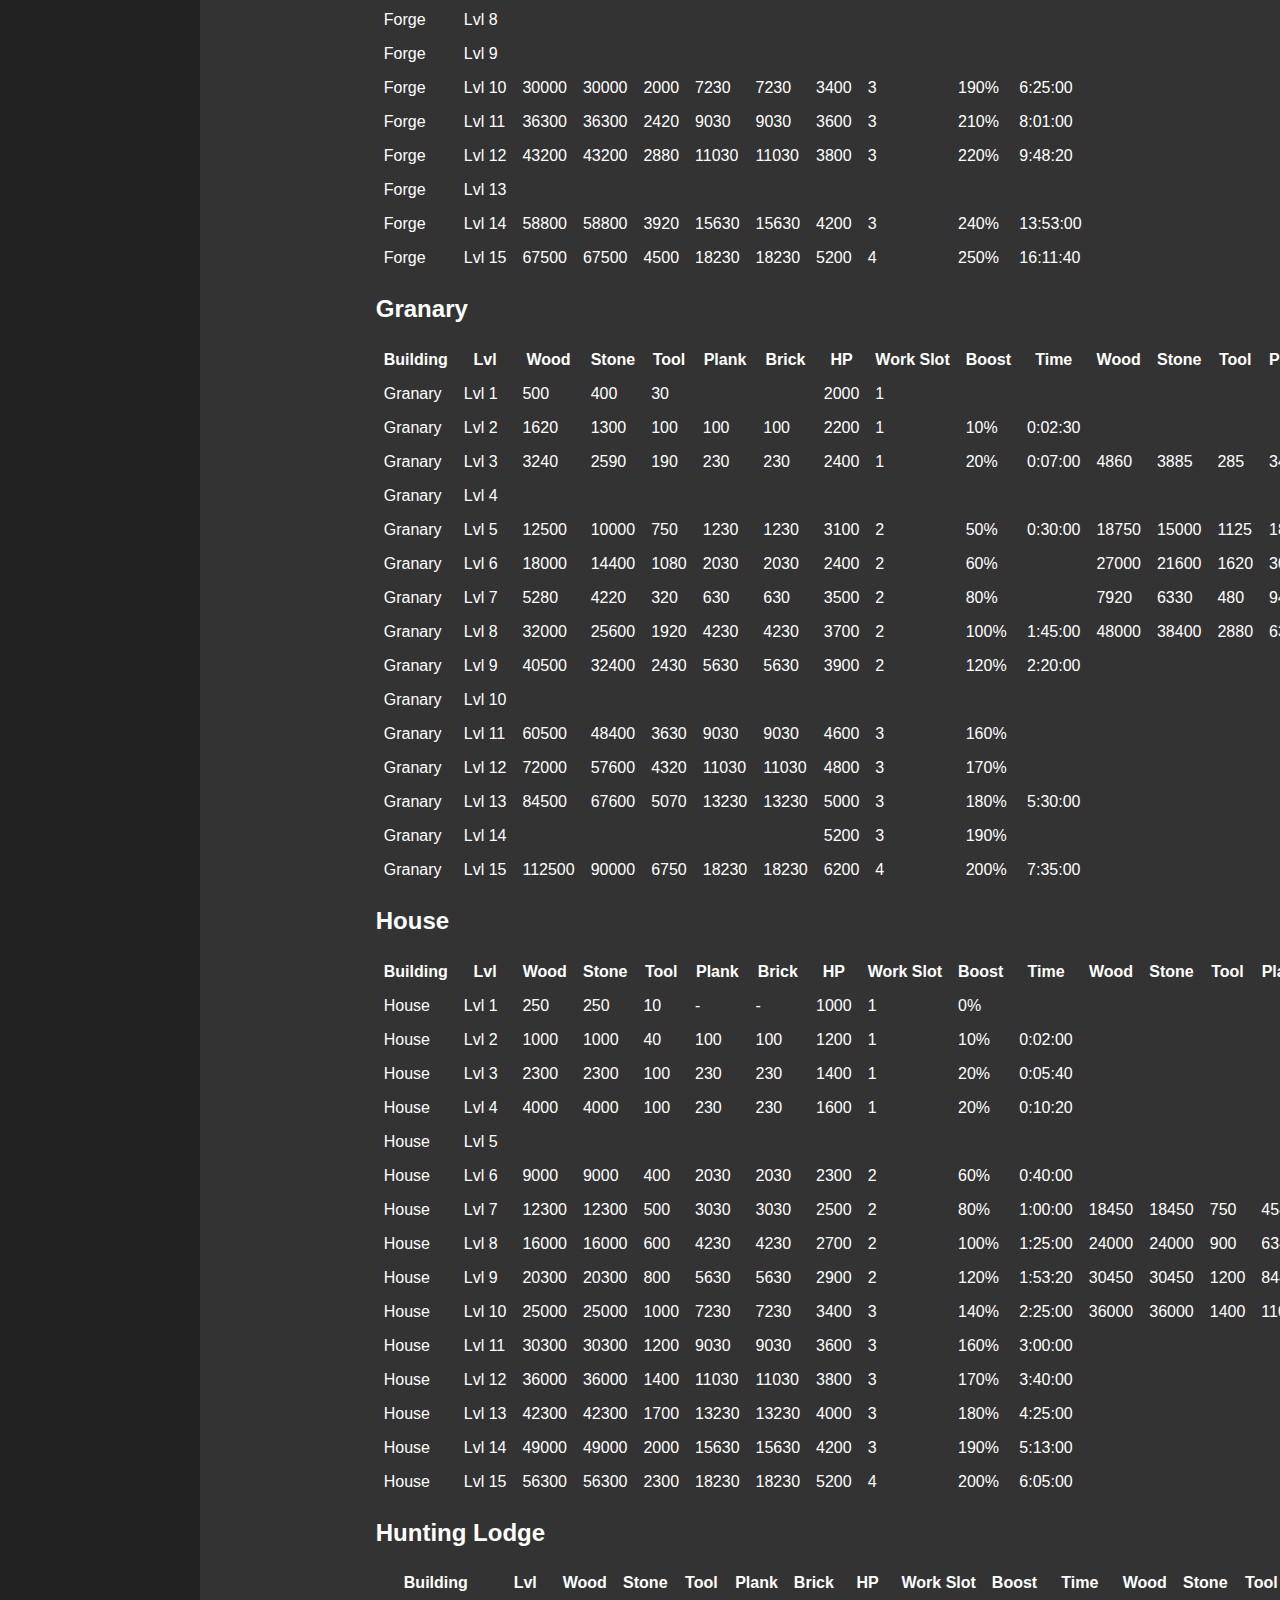
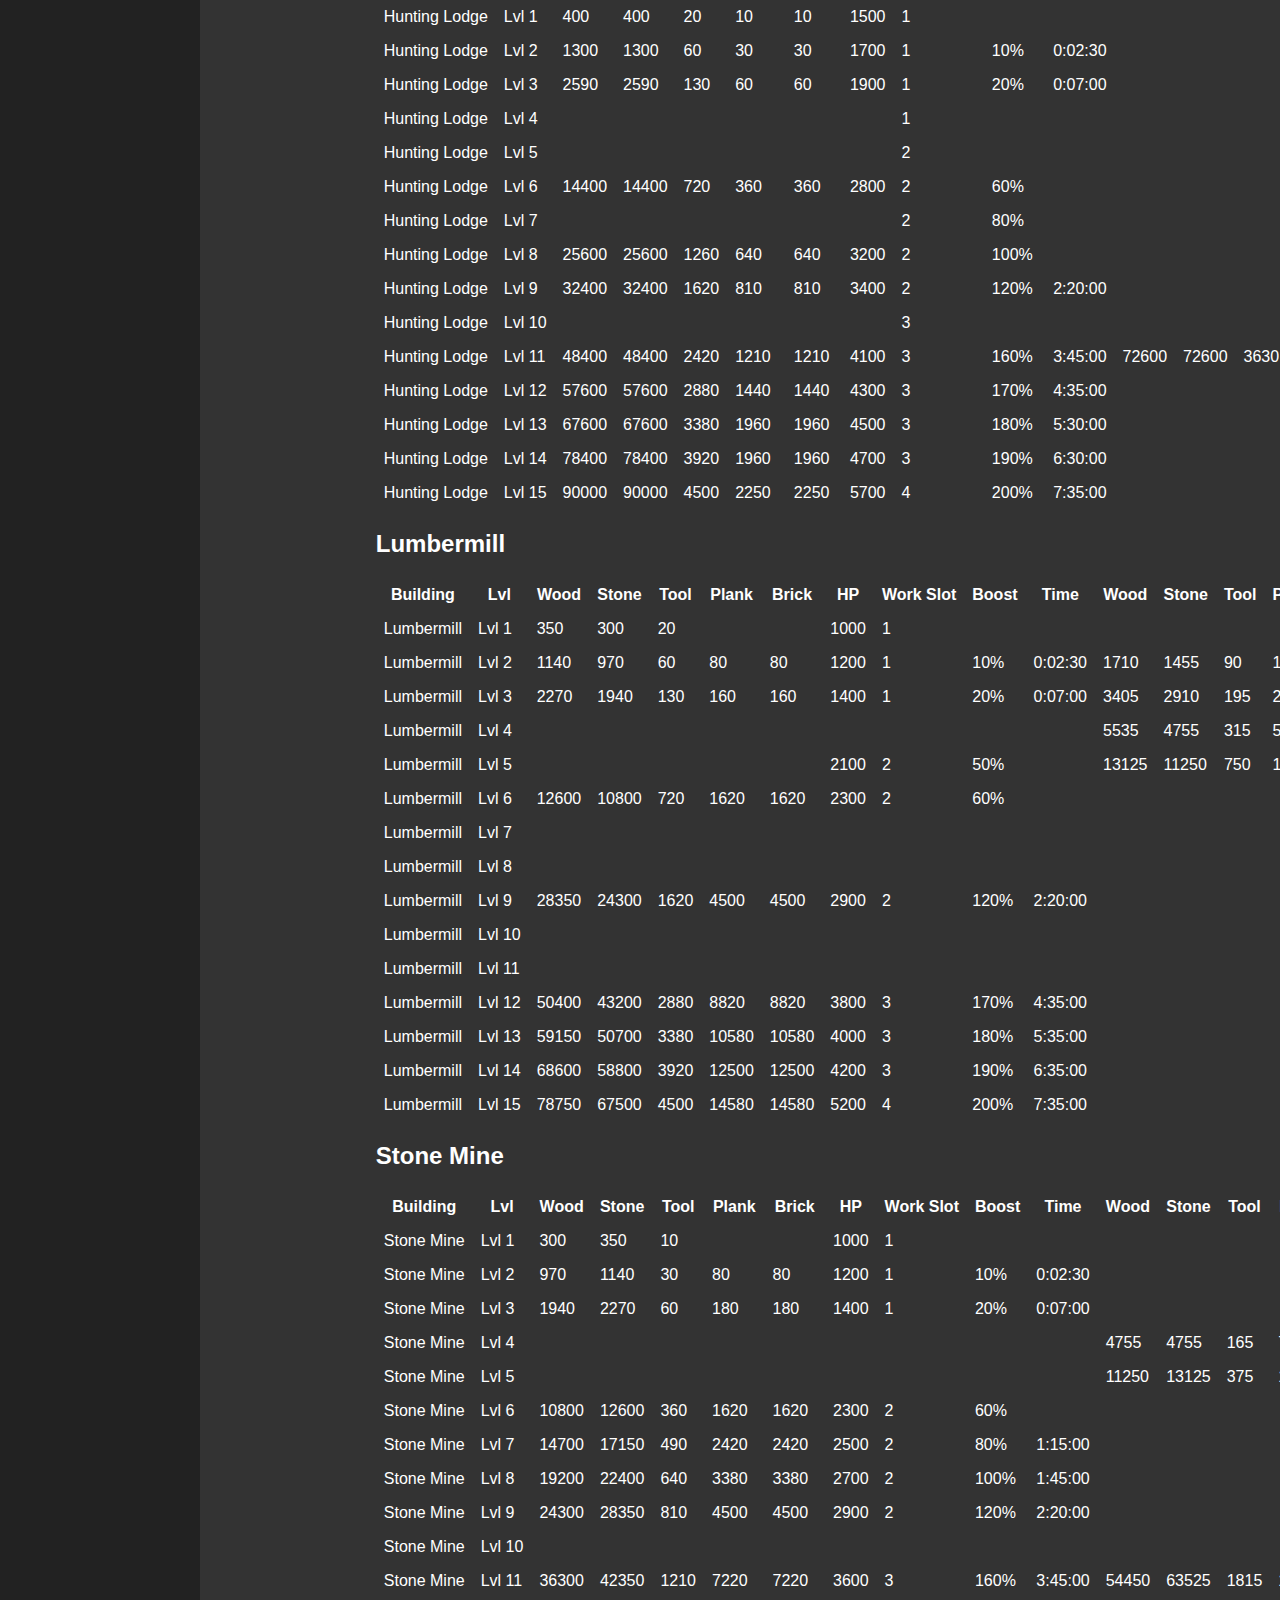
<file: building.html>
<!DOCTYPE html>
<html>
<head>
    <title>Blocklords Buildings</title>
    <link rel="stylesheet" type="text/css" href="Bstyle.css" />
    <meta name="viewport" content="width=device-width, initial-scale=1">


</head>

<body>
    
    <div class="container">
        <nav id="navbar">
          <ul id="menu">
            <li><a href="./index.html">Home</a></li>
            <li><a href="./journeyguide.html">Journeys</a></li>
            <li><a href="./info.html">Banners</a></li>
            <li><a href="./marketplace.html">Marketplace</a></li>
            <li><a href="./building.html">Building</a></li>
            <li><a href="./earlygame.html">Early Game</a></li>
            <li><a href="./newsletter.html">Newsletter</a></li>

          </ul>
        </nav>

        <div class="grid">
    <h1>Welcome to the Buildings Upgrade Costs Page</h1>
    <p>It's cluttered but we are working on cleaning it up!</p>
</div>
<div>
<h2>Bakery</h2>
<table class="buildings">
  <tr>
    <th>Building Info</th>
    <th>Unnamed: 1</th>
    <th>Cost (S1)</th>
    <th>Unnamed: 3</th>
    <th>Unnamed: 4</th>
    <th>Unnamed: 5</th>
    <th>Unnamed: 6</th>
    <th>Upgrades</th>
    <th>Unnamed: 8</th>
    <th>Unnamed: 9</th>
    <th>Time (S1)</th>
    <th>Cost (S2 / S3)</th>
    <th>Unnamed: 12</th>
    <th>Unnamed: 13</th>
    <th>Unnamed: 14</th>
    <th>Unnamed: 15</th>
    <th>Upgrades.1</th>
    <th>Unnamed: 17</th>
    <th>Unnamed: 18</th>
    <th>Time (S2)</th>
    <th>Cost</th>
    <th>Unnamed: 21</th>
    <th>Unnamed: 22</th>
    <th>Unnamed: 23</th>
    <th>Unnamed: 24</th>
    <th>Unnamed: 25</th>
    <th>Upgrades.2</th>
    <th>Unnamed: 27</th>
    <th>Unnamed: 28</th>
    <th>Time (S3)</th>
  </tr>
  <tr>
    <td>Building</td>
    <td>Lvl</td>
    <td>Wood</td>
    <td>Stone</td>
    <td>Tool</td>
    <td>Plank</td>
    <td>Brick</td>
    <td>HP</td>
    <td>Work Slot</td>
    <td>Boost</td>
    <td>Time</td>
    <td>Wood</td>
    <td>Stone</td>
    <td>Tool</td>
    <td>Plank</td>
    <td>Brick</td>
    <td>HP</td>
    <td>Work Slot</td>
    <td>Boost</td>
    <td>Time</td>
    <td>Lvl</td>
    <td>Wood</td>
    <td>Stone</td>
    <td>Tool</td>
    <td>Plank</td>
    <td>Brick</td>
    <td>HP</td>
    <td>Work Slot</td>
    <td>Boost</td>
    <td>Time</td>
  </tr>
  <tr>
    <td>Bakery</td>
    <td>Lvl 1</td>
    <td>800</td>
    <td>700</td>
    <td>50</td>
    <td>50</td>
    <td>50</td>
    <td>2000</td>
    <td>1</td>
    <td class='nan-value'></td>
    <td class='nan-value'></td>
    <td class='nan-value'></td>
    <td class='nan-value'></td>
    <td class='nan-value'></td>
    <td class='nan-value'></td>
    <td class='nan-value'></td>
    <td class='nan-value'></td>
    <td class='nan-value'></td>
    <td class='nan-value'></td>
    <td class='nan-value'></td>
    <td>Lvl 1</td>
    <td class='nan-value'></td>
    <td class='nan-value'></td>
    <td class='nan-value'></td>
    <td class='nan-value'></td>
    <td class='nan-value'></td>
    <td class='nan-value'></td>
    <td class='nan-value'></td>
    <td class='nan-value'></td>
    <td class='nan-value'></td>
  </tr>
  <tr>
    <td>Bakery</td>
    <td>Lvl 2</td>
    <td>2600</td>
    <td>2270</td>
    <td>160</td>
    <td>160</td>
    <td>160</td>
    <td>2200</td>
    <td>1</td>
    <td>10%</td>
    <td class='nan-value'></td>
    <td class='nan-value'></td>
    <td class='nan-value'></td>
    <td class='nan-value'></td>
    <td class='nan-value'></td>
    <td class='nan-value'></td>
    <td class='nan-value'></td>
    <td class='nan-value'></td>
    <td class='nan-value'></td>
    <td class='nan-value'></td>
    <td>Lvl 2</td>
    <td class='nan-value'></td>
    <td class='nan-value'></td>
    <td class='nan-value'></td>
    <td class='nan-value'></td>
    <td class='nan-value'></td>
    <td class='nan-value'></td>
    <td class='nan-value'></td>
    <td class='nan-value'></td>
    <td class='nan-value'></td>
  </tr>
  <tr>
    <td>Bakery</td>
    <td>Lvl 3</td>
    <td class='nan-value'></td>
    <td class='nan-value'></td>
    <td class='nan-value'></td>
    <td class='nan-value'></td>
    <td class='nan-value'></td>
    <td class='nan-value'></td>
    <td class='nan-value'></td>
    <td class='nan-value'></td>
    <td class='nan-value'></td>
    <td class='nan-value'></td>
    <td class='nan-value'></td>
    <td class='nan-value'></td>
    <td class='nan-value'></td>
    <td class='nan-value'></td>
    <td class='nan-value'></td>
    <td class='nan-value'></td>
    <td class='nan-value'></td>
    <td class='nan-value'></td>
    <td>Lvl 3</td>
    <td class='nan-value'></td>
    <td class='nan-value'></td>
    <td class='nan-value'></td>
    <td class='nan-value'></td>
    <td class='nan-value'></td>
    <td class='nan-value'></td>
    <td class='nan-value'></td>
    <td class='nan-value'></td>
    <td class='nan-value'></td>
  </tr>
  <tr>
    <td>Bakery</td>
    <td>Lvl 4</td>
    <td class='nan-value'></td>
    <td class='nan-value'></td>
    <td class='nan-value'></td>
    <td class='nan-value'></td>
    <td class='nan-value'></td>
    <td class='nan-value'></td>
    <td class='nan-value'></td>
    <td class='nan-value'></td>
    <td class='nan-value'></td>
    <td class='nan-value'></td>
    <td class='nan-value'></td>
    <td class='nan-value'></td>
    <td class='nan-value'></td>
    <td class='nan-value'></td>
    <td class='nan-value'></td>
    <td class='nan-value'></td>
    <td class='nan-value'></td>
    <td class='nan-value'></td>
    <td>Lvl 4</td>
    <td class='nan-value'></td>
    <td class='nan-value'></td>
    <td class='nan-value'></td>
    <td class='nan-value'></td>
    <td class='nan-value'></td>
    <td class='nan-value'></td>
    <td class='nan-value'></td>
    <td class='nan-value'></td>
    <td class='nan-value'></td>
  </tr>
  <tr>
    <td>Bakery</td>
    <td>Lvl 5</td>
    <td class='nan-value'></td>
    <td class='nan-value'></td>
    <td class='nan-value'></td>
    <td class='nan-value'></td>
    <td class='nan-value'></td>
    <td class='nan-value'></td>
    <td class='nan-value'></td>
    <td class='nan-value'></td>
    <td class='nan-value'></td>
    <td class='nan-value'></td>
    <td class='nan-value'></td>
    <td class='nan-value'></td>
    <td class='nan-value'></td>
    <td class='nan-value'></td>
    <td class='nan-value'></td>
    <td class='nan-value'></td>
    <td class='nan-value'></td>
    <td class='nan-value'></td>
    <td>Lvl 5</td>
    <td class='nan-value'></td>
    <td class='nan-value'></td>
    <td class='nan-value'></td>
    <td class='nan-value'></td>
    <td class='nan-value'></td>
    <td class='nan-value'></td>
    <td class='nan-value'></td>
    <td class='nan-value'></td>
    <td class='nan-value'></td>
  </tr>
  <tr>
    <td>Bakery</td>
    <td>Lvl 6</td>
    <td>28800</td>
    <td>25200</td>
    <td>1800</td>
    <td>1800</td>
    <td>1800</td>
    <td>3300</td>
    <td>2</td>
    <td>60%</td>
    <td class='nan-value'></td>
    <td class='nan-value'></td>
    <td class='nan-value'></td>
    <td class='nan-value'></td>
    <td class='nan-value'></td>
    <td class='nan-value'></td>
    <td class='nan-value'></td>
    <td class='nan-value'></td>
    <td class='nan-value'></td>
    <td class='nan-value'></td>
    <td>Lvl 6</td>
    <td class='nan-value'></td>
    <td class='nan-value'></td>
    <td class='nan-value'></td>
    <td class='nan-value'></td>
    <td class='nan-value'></td>
    <td class='nan-value'></td>
    <td class='nan-value'></td>
    <td class='nan-value'></td>
    <td class='nan-value'></td>
  </tr>
  <tr>
    <td>Bakery</td>
    <td>Lvl 7</td>
    <td class='nan-value'></td>
    <td class='nan-value'></td>
    <td class='nan-value'></td>
    <td class='nan-value'></td>
    <td class='nan-value'></td>
    <td class='nan-value'></td>
    <td class='nan-value'></td>
    <td class='nan-value'></td>
    <td class='nan-value'></td>
    <td class='nan-value'></td>
    <td class='nan-value'></td>
    <td class='nan-value'></td>
    <td class='nan-value'></td>
    <td class='nan-value'></td>
    <td class='nan-value'></td>
    <td class='nan-value'></td>
    <td class='nan-value'></td>
    <td class='nan-value'></td>
    <td>Lvl 7</td>
    <td class='nan-value'></td>
    <td class='nan-value'></td>
    <td class='nan-value'></td>
    <td class='nan-value'></td>
    <td class='nan-value'></td>
    <td class='nan-value'></td>
    <td class='nan-value'></td>
    <td class='nan-value'></td>
    <td class='nan-value'></td>
  </tr>
  <tr>
    <td>Bakery</td>
    <td>Lvl 8</td>
    <td class='nan-value'></td>
    <td class='nan-value'></td>
    <td class='nan-value'></td>
    <td class='nan-value'></td>
    <td class='nan-value'></td>
    <td class='nan-value'></td>
    <td class='nan-value'></td>
    <td class='nan-value'></td>
    <td class='nan-value'></td>
    <td class='nan-value'></td>
    <td class='nan-value'></td>
    <td class='nan-value'></td>
    <td class='nan-value'></td>
    <td class='nan-value'></td>
    <td class='nan-value'></td>
    <td class='nan-value'></td>
    <td class='nan-value'></td>
    <td class='nan-value'></td>
    <td>Lvl 8</td>
    <td class='nan-value'></td>
    <td class='nan-value'></td>
    <td class='nan-value'></td>
    <td class='nan-value'></td>
    <td class='nan-value'></td>
    <td class='nan-value'></td>
    <td class='nan-value'></td>
    <td class='nan-value'></td>
    <td class='nan-value'></td>
  </tr>
  <tr>
    <td>Bakery</td>
    <td>Lvl 9</td>
    <td>64800</td>
    <td>56700</td>
    <td>4050</td>
    <td>4050</td>
    <td>4050</td>
    <td>3900</td>
    <td>2</td>
    <td>120%</td>
    <td>3:45:00</td>
    <td>97200</td>
    <td>85050</td>
    <td>6075</td>
    <td>6075</td>
    <td>6075</td>
    <td>3900</td>
    <td>2</td>
    <td>120%</td>
    <td class='nan-value'></td>
    <td>Lvl 9</td>
    <td class='nan-value'></td>
    <td class='nan-value'></td>
    <td class='nan-value'></td>
    <td class='nan-value'></td>
    <td class='nan-value'></td>
    <td class='nan-value'></td>
    <td class='nan-value'></td>
    <td class='nan-value'></td>
    <td class='nan-value'></td>
  </tr>
  <tr>
    <td>Bakery</td>
    <td>Lvl 10</td>
    <td>80000</td>
    <td>70000</td>
    <td>5000</td>
    <td>5000</td>
    <td>5000</td>
    <td>4400</td>
    <td>3</td>
    <td>140%</td>
    <td>4:48:20</td>
    <td class='nan-value'></td>
    <td class='nan-value'></td>
    <td class='nan-value'></td>
    <td class='nan-value'></td>
    <td class='nan-value'></td>
    <td class='nan-value'></td>
    <td class='nan-value'></td>
    <td class='nan-value'></td>
    <td class='nan-value'></td>
    <td>Lvl 10</td>
    <td class='nan-value'></td>
    <td class='nan-value'></td>
    <td class='nan-value'></td>
    <td class='nan-value'></td>
    <td class='nan-value'></td>
    <td class='nan-value'></td>
    <td class='nan-value'></td>
    <td class='nan-value'></td>
    <td class='nan-value'></td>
  </tr>
  <tr>
    <td>Bakery</td>
    <td>Lvl 11</td>
    <td>96800</td>
    <td>96800</td>
    <td>6050</td>
    <td>6050</td>
    <td>6050</td>
    <td>4600</td>
    <td>3</td>
    <td>160%</td>
    <td>6:01:40</td>
    <td class='nan-value'></td>
    <td class='nan-value'></td>
    <td class='nan-value'></td>
    <td class='nan-value'></td>
    <td class='nan-value'></td>
    <td class='nan-value'></td>
    <td class='nan-value'></td>
    <td class='nan-value'></td>
    <td class='nan-value'></td>
    <td>Lvl 11</td>
    <td class='nan-value'></td>
    <td class='nan-value'></td>
    <td class='nan-value'></td>
    <td class='nan-value'></td>
    <td class='nan-value'></td>
    <td class='nan-value'></td>
    <td class='nan-value'></td>
    <td class='nan-value'></td>
    <td class='nan-value'></td>
  </tr>
  <tr>
    <td>Bakery</td>
    <td>Lvl 12</td>
    <td class='nan-value'></td>
    <td class='nan-value'></td>
    <td class='nan-value'></td>
    <td class='nan-value'></td>
    <td class='nan-value'></td>
    <td class='nan-value'></td>
    <td class='nan-value'></td>
    <td class='nan-value'></td>
    <td class='nan-value'></td>
    <td class='nan-value'></td>
    <td class='nan-value'></td>
    <td class='nan-value'></td>
    <td class='nan-value'></td>
    <td class='nan-value'></td>
    <td class='nan-value'></td>
    <td class='nan-value'></td>
    <td class='nan-value'></td>
    <td class='nan-value'></td>
    <td>Lvl 12</td>
    <td class='nan-value'></td>
    <td class='nan-value'></td>
    <td class='nan-value'></td>
    <td class='nan-value'></td>
    <td class='nan-value'></td>
    <td class='nan-value'></td>
    <td class='nan-value'></td>
    <td class='nan-value'></td>
    <td class='nan-value'></td>
  </tr>
  <tr>
    <td>Bakery</td>
    <td>Lvl 13</td>
    <td>135200</td>
    <td>118300</td>
    <td>8450</td>
    <td>8450</td>
    <td>8450</td>
    <td>5000</td>
    <td>3</td>
    <td>180%</td>
    <td>8:48:20</td>
    <td class='nan-value'></td>
    <td class='nan-value'></td>
    <td class='nan-value'></td>
    <td class='nan-value'></td>
    <td class='nan-value'></td>
    <td class='nan-value'></td>
    <td class='nan-value'></td>
    <td class='nan-value'></td>
    <td class='nan-value'></td>
    <td>Lvl 13</td>
    <td class='nan-value'></td>
    <td class='nan-value'></td>
    <td class='nan-value'></td>
    <td class='nan-value'></td>
    <td class='nan-value'></td>
    <td class='nan-value'></td>
    <td class='nan-value'></td>
    <td class='nan-value'></td>
    <td class='nan-value'></td>
  </tr>
  <tr>
    <td>Bakery</td>
    <td>Lvl 14</td>
    <td>156800</td>
    <td>137200</td>
    <td>9800</td>
    <td>9800</td>
    <td>9800</td>
    <td>5200</td>
    <td>3</td>
    <td>190%</td>
    <td>10:25:00</td>
    <td class='nan-value'></td>
    <td class='nan-value'></td>
    <td class='nan-value'></td>
    <td class='nan-value'></td>
    <td class='nan-value'></td>
    <td class='nan-value'></td>
    <td class='nan-value'></td>
    <td class='nan-value'></td>
    <td class='nan-value'></td>
    <td>Lvl 14</td>
    <td class='nan-value'></td>
    <td class='nan-value'></td>
    <td class='nan-value'></td>
    <td class='nan-value'></td>
    <td class='nan-value'></td>
    <td class='nan-value'></td>
    <td class='nan-value'></td>
    <td class='nan-value'></td>
    <td class='nan-value'></td>
  </tr>
  <tr>
    <td>Bakery</td>
    <td>Lvl 15</td>
    <td>180000</td>
    <td>157500</td>
    <td>11250</td>
    <td>11250</td>
    <td>11250</td>
    <td>6200</td>
    <td>4</td>
    <td>200%</td>
    <td>12:08:20</td>
    <td class='nan-value'></td>
    <td class='nan-value'></td>
    <td class='nan-value'></td>
    <td class='nan-value'></td>
    <td class='nan-value'></td>
    <td class='nan-value'></td>
    <td class='nan-value'></td>
    <td class='nan-value'></td>
    <td class='nan-value'></td>
    <td>Lvl 15</td>
    <td class='nan-value'></td>
    <td class='nan-value'></td>
    <td class='nan-value'></td>
    <td class='nan-value'></td>
    <td class='nan-value'></td>
    <td class='nan-value'></td>
    <td class='nan-value'></td>
    <td class='nan-value'></td>
    <td class='nan-value'></td>
  </tr>
</table>
<h2>Cow Pen</h2>
<table class="buildings">
  <tr>
    <th>Building Info</th>
    <th>Unnamed: 1</th>
    <th>Cost (S1)</th>
    <th>Unnamed: 3</th>
    <th>Unnamed: 4</th>
    <th>Unnamed: 5</th>
    <th>Unnamed: 6</th>
    <th>Upgrades</th>
    <th>Unnamed: 8</th>
    <th>Unnamed: 9</th>
    <th>Time (S1)</th>
    <th>Cost (S2 / S3)</th>
    <th>Unnamed: 12</th>
    <th>Unnamed: 13</th>
    <th>Unnamed: 14</th>
    <th>Unnamed: 15</th>
    <th>Upgrades.1</th>
    <th>Unnamed: 17</th>
    <th>Unnamed: 18</th>
    <th>Time (S2)</th>
    <th>Cost</th>
    <th>Unnamed: 21</th>
    <th>Unnamed: 22</th>
    <th>Unnamed: 23</th>
    <th>Unnamed: 24</th>
    <th>Unnamed: 25</th>
    <th>Upgrades.2</th>
    <th>Unnamed: 27</th>
    <th>Unnamed: 28</th>
    <th>Time (S3)</th>
  </tr>
  <tr>
    <td>Building</td>
    <td>Lvl</td>
    <td>Wood</td>
    <td>Stone</td>
    <td>Tool</td>
    <td>Plank</td>
    <td>Brick</td>
    <td>HP</td>
    <td>Work Slot</td>
    <td>Boost</td>
    <td>Time</td>
    <td>Wood</td>
    <td>Stone</td>
    <td>Tool</td>
    <td>Plank</td>
    <td>Brick</td>
    <td>HP</td>
    <td>Work Slot</td>
    <td>Boost</td>
    <td>Time</td>
    <td>Lvl</td>
    <td>Wood</td>
    <td>Stone</td>
    <td>Tool</td>
    <td>Plank</td>
    <td>Brick</td>
    <td>HP</td>
    <td>Work Slot</td>
    <td>Boost</td>
    <td>Time</td>
  </tr>
  <tr>
    <td>Bakery</td>
    <td>Lvl 1</td>
    <td>800</td>
    <td>700</td>
    <td>50</td>
    <td>50</td>
    <td>50</td>
    <td>2000</td>
    <td>1</td>
    <td class='nan-value'></td>
    <td class='nan-value'></td>
    <td class='nan-value'></td>
    <td class='nan-value'></td>
    <td class='nan-value'></td>
    <td class='nan-value'></td>
    <td class='nan-value'></td>
    <td class='nan-value'></td>
    <td class='nan-value'></td>
    <td class='nan-value'></td>
    <td class='nan-value'></td>
    <td>Lvl 1</td>
    <td class='nan-value'></td>
    <td class='nan-value'></td>
    <td class='nan-value'></td>
    <td class='nan-value'></td>
    <td class='nan-value'></td>
    <td class='nan-value'></td>
    <td class='nan-value'></td>
    <td class='nan-value'></td>
    <td class='nan-value'></td>
  </tr>
  <tr>
    <td>Cow Pen</td>
    <td>Lvl 1</td>
    <td class='nan-value'></td>
    <td class='nan-value'></td>
    <td class='nan-value'></td>
    <td class='nan-value'></td>
    <td class='nan-value'></td>
    <td class='nan-value'></td>
    <td class='nan-value'></td>
    <td class='nan-value'></td>
    <td class='nan-value'></td>
    <td class='nan-value'></td>
    <td class='nan-value'></td>
    <td class='nan-value'></td>
    <td class='nan-value'></td>
    <td class='nan-value'></td>
    <td class='nan-value'></td>
    <td class='nan-value'></td>
    <td class='nan-value'></td>
    <td class='nan-value'></td>
    <td>Lvl 1</td>
    <td class='nan-value'></td>
    <td class='nan-value'></td>
    <td class='nan-value'></td>
    <td class='nan-value'></td>
    <td class='nan-value'></td>
    <td class='nan-value'></td>
    <td class='nan-value'></td>
    <td class='nan-value'></td>
    <td class='nan-value'></td>
  </tr>
  <tr>
    <td>Cow Pen</td>
    <td>Lvl 2</td>
    <td>1950</td>
    <td>1620</td>
    <td>100</td>
    <td>30</td>
    <td>30</td>
    <td>2200</td>
    <td>1</td>
    <td>10%</td>
    <td>0:04:10</td>
    <td class='nan-value'></td>
    <td class='nan-value'></td>
    <td class='nan-value'></td>
    <td class='nan-value'></td>
    <td class='nan-value'></td>
    <td class='nan-value'></td>
    <td class='nan-value'></td>
    <td class='nan-value'></td>
    <td class='nan-value'></td>
    <td>Lvl 2</td>
    <td class='nan-value'></td>
    <td class='nan-value'></td>
    <td class='nan-value'></td>
    <td class='nan-value'></td>
    <td class='nan-value'></td>
    <td class='nan-value'></td>
    <td class='nan-value'></td>
    <td class='nan-value'></td>
    <td class='nan-value'></td>
  </tr>
  <tr>
    <td>Cow Pen</td>
    <td>Lvl 3</td>
    <td>3880</td>
    <td>3240</td>
    <td>190</td>
    <td>60</td>
    <td>60</td>
    <td>2400</td>
    <td>1</td>
    <td>20%</td>
    <td>0:11:50</td>
    <td class='nan-value'></td>
    <td class='nan-value'></td>
    <td class='nan-value'></td>
    <td class='nan-value'></td>
    <td class='nan-value'></td>
    <td class='nan-value'></td>
    <td class='nan-value'></td>
    <td class='nan-value'></td>
    <td class='nan-value'></td>
    <td>Lvl 3</td>
    <td class='nan-value'></td>
    <td class='nan-value'></td>
    <td class='nan-value'></td>
    <td class='nan-value'></td>
    <td class='nan-value'></td>
    <td class='nan-value'></td>
    <td class='nan-value'></td>
    <td class='nan-value'></td>
    <td class='nan-value'></td>
  </tr>
  <tr>
    <td>Cow Pen</td>
    <td>Lvl 4</td>
    <td class='nan-value'></td>
    <td class='nan-value'></td>
    <td class='nan-value'></td>
    <td class='nan-value'></td>
    <td class='nan-value'></td>
    <td class='nan-value'></td>
    <td class='nan-value'></td>
    <td class='nan-value'></td>
    <td class='nan-value'></td>
    <td class='nan-value'></td>
    <td class='nan-value'></td>
    <td class='nan-value'></td>
    <td class='nan-value'></td>
    <td class='nan-value'></td>
    <td class='nan-value'></td>
    <td class='nan-value'></td>
    <td class='nan-value'></td>
    <td class='nan-value'></td>
    <td>Lvl 4</td>
    <td class='nan-value'></td>
    <td class='nan-value'></td>
    <td class='nan-value'></td>
    <td class='nan-value'></td>
    <td class='nan-value'></td>
    <td class='nan-value'></td>
    <td class='nan-value'></td>
    <td class='nan-value'></td>
    <td class='nan-value'></td>
  </tr>
  <tr>
    <td>Cow Pen</td>
    <td>Lvl 5</td>
    <td class='nan-value'></td>
    <td class='nan-value'></td>
    <td class='nan-value'></td>
    <td class='nan-value'></td>
    <td class='nan-value'></td>
    <td class='nan-value'></td>
    <td class='nan-value'></td>
    <td class='nan-value'></td>
    <td class='nan-value'></td>
    <td class='nan-value'></td>
    <td class='nan-value'></td>
    <td class='nan-value'></td>
    <td class='nan-value'></td>
    <td class='nan-value'></td>
    <td class='nan-value'></td>
    <td class='nan-value'></td>
    <td class='nan-value'></td>
    <td class='nan-value'></td>
    <td>Lvl 5</td>
    <td class='nan-value'></td>
    <td class='nan-value'></td>
    <td class='nan-value'></td>
    <td class='nan-value'></td>
    <td class='nan-value'></td>
    <td class='nan-value'></td>
    <td class='nan-value'></td>
    <td class='nan-value'></td>
    <td class='nan-value'></td>
  </tr>
  <tr>
    <td>Cow Pen</td>
    <td>Lvl 6</td>
    <td>21600</td>
    <td>18000</td>
    <td>1080</td>
    <td>360</td>
    <td>360</td>
    <td>3300</td>
    <td>2</td>
    <td>60%</td>
    <td class='nan-value'></td>
    <td>32400</td>
    <td>27000</td>
    <td>1620</td>
    <td>540</td>
    <td>540</td>
    <td>3300</td>
    <td>2</td>
    <td>60%</td>
    <td class='nan-value'></td>
    <td>Lvl 6</td>
    <td class='nan-value'></td>
    <td class='nan-value'></td>
    <td class='nan-value'></td>
    <td class='nan-value'></td>
    <td class='nan-value'></td>
    <td class='nan-value'></td>
    <td class='nan-value'></td>
    <td class='nan-value'></td>
    <td class='nan-value'></td>
  </tr>
  <tr>
    <td>Cow Pen</td>
    <td>Lvl 7</td>
    <td class='nan-value'></td>
    <td class='nan-value'></td>
    <td class='nan-value'></td>
    <td class='nan-value'></td>
    <td class='nan-value'></td>
    <td class='nan-value'></td>
    <td class='nan-value'></td>
    <td class='nan-value'></td>
    <td class='nan-value'></td>
    <td class='nan-value'></td>
    <td class='nan-value'></td>
    <td class='nan-value'></td>
    <td class='nan-value'></td>
    <td class='nan-value'></td>
    <td class='nan-value'></td>
    <td class='nan-value'></td>
    <td class='nan-value'></td>
    <td class='nan-value'></td>
    <td>Lvl 7</td>
    <td>44100</td>
    <td>36750</td>
    <td>2205</td>
    <td>735</td>
    <td>735</td>
    <td>3500</td>
    <td>2</td>
    <td>80%</td>
    <td class='nan-value'></td>
  </tr>
  <tr>
    <td>Cow Pen</td>
    <td>Lvl 8</td>
    <td class='nan-value'></td>
    <td class='nan-value'></td>
    <td class='nan-value'></td>
    <td class='nan-value'></td>
    <td class='nan-value'></td>
    <td class='nan-value'></td>
    <td class='nan-value'></td>
    <td class='nan-value'></td>
    <td class='nan-value'></td>
    <td>57800</td>
    <td>48000</td>
    <td>2880</td>
    <td>960</td>
    <td>960</td>
    <td>3700</td>
    <td>2</td>
    <td>100%</td>
    <td class='nan-value'></td>
    <td>Lvl 8</td>
    <td class='nan-value'></td>
    <td class='nan-value'></td>
    <td class='nan-value'></td>
    <td class='nan-value'></td>
    <td class='nan-value'></td>
    <td class='nan-value'></td>
    <td class='nan-value'></td>
    <td class='nan-value'></td>
    <td>3:32:30</td>
  </tr>
  <tr>
    <td>Cow Pen</td>
    <td>Lvl 9</td>
    <td class='nan-value'></td>
    <td class='nan-value'></td>
    <td class='nan-value'></td>
    <td class='nan-value'></td>
    <td class='nan-value'></td>
    <td class='nan-value'></td>
    <td class='nan-value'></td>
    <td class='nan-value'></td>
    <td class='nan-value'></td>
    <td class='nan-value'></td>
    <td class='nan-value'></td>
    <td class='nan-value'></td>
    <td class='nan-value'></td>
    <td class='nan-value'></td>
    <td class='nan-value'></td>
    <td class='nan-value'></td>
    <td class='nan-value'></td>
    <td class='nan-value'></td>
    <td>Lvl 9</td>
    <td>72900</td>
    <td>60750</td>
    <td>3645</td>
    <td>1215</td>
    <td>1215</td>
    <td>3900</td>
    <td>2</td>
    <td>120%</td>
    <td class='nan-value'></td>
  </tr>
  <tr>
    <td>Cow Pen</td>
    <td>Lvl 10</td>
    <td class='nan-value'></td>
    <td class='nan-value'></td>
    <td class='nan-value'></td>
    <td class='nan-value'></td>
    <td class='nan-value'></td>
    <td class='nan-value'></td>
    <td class='nan-value'></td>
    <td class='nan-value'></td>
    <td class='nan-value'></td>
    <td>90000</td>
    <td>75000</td>
    <td>4500</td>
    <td>1500</td>
    <td>1500</td>
    <td>4400</td>
    <td>3</td>
    <td>140%</td>
    <td class='nan-value'></td>
    <td>Lvl 10</td>
    <td class='nan-value'></td>
    <td class='nan-value'></td>
    <td class='nan-value'></td>
    <td class='nan-value'></td>
    <td class='nan-value'></td>
    <td class='nan-value'></td>
    <td class='nan-value'></td>
    <td class='nan-value'></td>
    <td>6:02:30</td>
  </tr>
  <tr>
    <td>Cow Pen</td>
    <td>Lvl 11</td>
    <td class='nan-value'></td>
    <td class='nan-value'></td>
    <td class='nan-value'></td>
    <td class='nan-value'></td>
    <td class='nan-value'></td>
    <td class='nan-value'></td>
    <td class='nan-value'></td>
    <td class='nan-value'></td>
    <td class='nan-value'></td>
    <td>108900</td>
    <td>90750</td>
    <td>5445</td>
    <td>1815</td>
    <td>1815</td>
    <td>4600</td>
    <td>3</td>
    <td>160%</td>
    <td>7:32:30</td>
    <td>Lvl 11</td>
    <td class='nan-value'></td>
    <td class='nan-value'></td>
    <td class='nan-value'></td>
    <td class='nan-value'></td>
    <td class='nan-value'></td>
    <td class='nan-value'></td>
    <td class='nan-value'></td>
    <td class='nan-value'></td>
    <td class='nan-value'></td>
  </tr>
  <tr>
    <td>Cow Pen</td>
    <td>Lvl 12</td>
    <td class='nan-value'></td>
    <td class='nan-value'></td>
    <td class='nan-value'></td>
    <td class='nan-value'></td>
    <td class='nan-value'></td>
    <td class='nan-value'></td>
    <td class='nan-value'></td>
    <td class='nan-value'></td>
    <td class='nan-value'></td>
    <td>129600</td>
    <td>108000</td>
    <td>6480</td>
    <td>2160</td>
    <td>2160</td>
    <td>4800</td>
    <td>3</td>
    <td>170%</td>
    <td>9:12:30</td>
    <td>Lvl 12</td>
    <td class='nan-value'></td>
    <td class='nan-value'></td>
    <td class='nan-value'></td>
    <td class='nan-value'></td>
    <td class='nan-value'></td>
    <td class='nan-value'></td>
    <td class='nan-value'></td>
    <td class='nan-value'></td>
    <td class='nan-value'></td>
  </tr>
  <tr>
    <td>Cow Pen</td>
    <td>Lvl 13</td>
    <td class='nan-value'></td>
    <td class='nan-value'></td>
    <td class='nan-value'></td>
    <td class='nan-value'></td>
    <td class='nan-value'></td>
    <td class='nan-value'></td>
    <td class='nan-value'></td>
    <td class='nan-value'></td>
    <td class='nan-value'></td>
    <td>152100</td>
    <td>126750</td>
    <td>7605</td>
    <td>2535</td>
    <td>2353</td>
    <td>5000</td>
    <td>3</td>
    <td>180%</td>
    <td>11:02:30</td>
    <td>Lvl 13</td>
    <td class='nan-value'></td>
    <td class='nan-value'></td>
    <td class='nan-value'></td>
    <td class='nan-value'></td>
    <td class='nan-value'></td>
    <td class='nan-value'></td>
    <td class='nan-value'></td>
    <td class='nan-value'></td>
    <td class='nan-value'></td>
  </tr>
  <tr>
    <td>Cow Pen</td>
    <td>Lvl 14</td>
    <td>176400</td>
    <td>147000</td>
    <td>8820</td>
    <td>2940</td>
    <td>2940</td>
    <td>5200</td>
    <td>3</td>
    <td>190%</td>
    <td>13:02:30</td>
    <td>176400</td>
    <td>147000</td>
    <td>8820</td>
    <td>2940</td>
    <td>2940</td>
    <td>5200</td>
    <td>3</td>
    <td>190%</td>
    <td>13:02:30</td>
    <td>Lvl 14</td>
    <td class='nan-value'></td>
    <td class='nan-value'></td>
    <td class='nan-value'></td>
    <td class='nan-value'></td>
    <td class='nan-value'></td>
    <td class='nan-value'></td>
    <td class='nan-value'></td>
    <td class='nan-value'></td>
    <td class='nan-value'></td>
  </tr>
  <tr>
    <td>Cow Pen</td>
    <td>Lvl 15</td>
    <td class='nan-value'></td>
    <td class='nan-value'></td>
    <td class='nan-value'></td>
    <td class='nan-value'></td>
    <td class='nan-value'></td>
    <td class='nan-value'></td>
    <td class='nan-value'></td>
    <td class='nan-value'></td>
    <td class='nan-value'></td>
    <td>202500</td>
    <td>168750</td>
    <td>10125</td>
    <td>3375</td>
    <td>3375</td>
    <td>6200</td>
    <td>4</td>
    <td>200%</td>
    <td>15:12:30</td>
    <td>Lvl 15</td>
    <td class='nan-value'></td>
    <td class='nan-value'></td>
    <td class='nan-value'></td>
    <td class='nan-value'></td>
    <td class='nan-value'></td>
    <td class='nan-value'></td>
    <td class='nan-value'></td>
    <td class='nan-value'></td>
    <td class='nan-value'></td>
  </tr>
</table>
<h2>Foreman House</h2>
<table class="buildings">
  <tr>
    <th>Building Info</th>
    <th>Unnamed: 1</th>
    <th>Cost (S1)</th>
    <th>Unnamed: 3</th>
    <th>Unnamed: 4</th>
    <th>Unnamed: 5</th>
    <th>Unnamed: 6</th>
    <th>Upgrades</th>
    <th>Unnamed: 8</th>
    <th>Unnamed: 9</th>
    <th>Time (S1)</th>
    <th>Cost (S2 / S3)</th>
    <th>Unnamed: 12</th>
    <th>Unnamed: 13</th>
    <th>Unnamed: 14</th>
    <th>Unnamed: 15</th>
    <th>Upgrades.1</th>
    <th>Unnamed: 17</th>
    <th>Unnamed: 18</th>
    <th>Time (S2)</th>
    <th>Cost</th>
    <th>Unnamed: 21</th>
    <th>Unnamed: 22</th>
    <th>Unnamed: 23</th>
    <th>Unnamed: 24</th>
    <th>Unnamed: 25</th>
    <th>Upgrades.2</th>
    <th>Unnamed: 27</th>
    <th>Unnamed: 28</th>
    <th>Time (S3)</th>
  </tr>
  <tr>
    <td>Building</td>
    <td>Lvl</td>
    <td>Wood</td>
    <td>Stone</td>
    <td>Tool</td>
    <td>Plank</td>
    <td>Brick</td>
    <td>HP</td>
    <td>Work Slot</td>
    <td>Boost</td>
    <td>Time</td>
    <td>Wood</td>
    <td>Stone</td>
    <td>Tool</td>
    <td>Plank</td>
    <td>Brick</td>
    <td>HP</td>
    <td>Work Slot</td>
    <td>Boost</td>
    <td>Time</td>
    <td>Lvl</td>
    <td>Wood</td>
    <td>Stone</td>
    <td>Tool</td>
    <td>Plank</td>
    <td>Brick</td>
    <td>HP</td>
    <td>Work Slot</td>
    <td>Boost</td>
    <td>Time</td>
  </tr>
  <tr>
    <td>Bakery</td>
    <td>Lvl 1</td>
    <td>800</td>
    <td>700</td>
    <td>50</td>
    <td>50</td>
    <td>50</td>
    <td>2000</td>
    <td>1</td>
    <td class='nan-value'></td>
    <td class='nan-value'></td>
    <td class='nan-value'></td>
    <td class='nan-value'></td>
    <td class='nan-value'></td>
    <td class='nan-value'></td>
    <td class='nan-value'></td>
    <td class='nan-value'></td>
    <td class='nan-value'></td>
    <td class='nan-value'></td>
    <td class='nan-value'></td>
    <td>Lvl 1</td>
    <td class='nan-value'></td>
    <td class='nan-value'></td>
    <td class='nan-value'></td>
    <td class='nan-value'></td>
    <td class='nan-value'></td>
    <td class='nan-value'></td>
    <td class='nan-value'></td>
    <td class='nan-value'></td>
    <td class='nan-value'></td>
  </tr>
  <tr>
    <td>Foreman House</td>
    <td>Lvl 1</td>
    <td class='nan-value'></td>
    <td class='nan-value'></td>
    <td class='nan-value'></td>
    <td class='nan-value'></td>
    <td class='nan-value'></td>
    <td class='nan-value'></td>
    <td>1</td>
    <td class='nan-value'></td>
    <td class='nan-value'></td>
    <td class='nan-value'></td>
    <td class='nan-value'></td>
    <td class='nan-value'></td>
    <td class='nan-value'></td>
    <td class='nan-value'></td>
    <td class='nan-value'></td>
    <td class='nan-value'></td>
    <td class='nan-value'></td>
    <td class='nan-value'></td>
    <td>Lvl 1</td>
    <td class='nan-value'></td>
    <td class='nan-value'></td>
    <td class='nan-value'></td>
    <td class='nan-value'></td>
    <td class='nan-value'></td>
    <td class='nan-value'></td>
    <td class='nan-value'></td>
    <td class='nan-value'></td>
    <td class='nan-value'></td>
  </tr>
  <tr>
    <td>Foreman House</td>
    <td>Lvl 2</td>
    <td>3200</td>
    <td>3200</td>
    <td>300</td>
    <td>300</td>
    <td>300</td>
    <td>1200</td>
    <td>1</td>
    <td>10%</td>
    <td>0:06:40</td>
    <td class='nan-value'></td>
    <td class='nan-value'></td>
    <td class='nan-value'></td>
    <td class='nan-value'></td>
    <td class='nan-value'></td>
    <td class='nan-value'></td>
    <td class='nan-value'></td>
    <td class='nan-value'></td>
    <td class='nan-value'></td>
    <td>Lvl 2</td>
    <td class='nan-value'></td>
    <td class='nan-value'></td>
    <td class='nan-value'></td>
    <td class='nan-value'></td>
    <td class='nan-value'></td>
    <td class='nan-value'></td>
    <td class='nan-value'></td>
    <td class='nan-value'></td>
    <td class='nan-value'></td>
  </tr>
  <tr>
    <td>Foreman House</td>
    <td>Lvl 3</td>
    <td>6500</td>
    <td>6500</td>
    <td>600</td>
    <td>600</td>
    <td>600</td>
    <td>1400</td>
    <td>1</td>
    <td>20%</td>
    <td>0:18:50</td>
    <td class='nan-value'></td>
    <td class='nan-value'></td>
    <td class='nan-value'></td>
    <td class='nan-value'></td>
    <td class='nan-value'></td>
    <td class='nan-value'></td>
    <td class='nan-value'></td>
    <td class='nan-value'></td>
    <td class='nan-value'></td>
    <td>Lvl 3</td>
    <td class='nan-value'></td>
    <td class='nan-value'></td>
    <td class='nan-value'></td>
    <td class='nan-value'></td>
    <td class='nan-value'></td>
    <td class='nan-value'></td>
    <td class='nan-value'></td>
    <td class='nan-value'></td>
    <td class='nan-value'></td>
  </tr>
  <tr>
    <td>Foreman House</td>
    <td>Lvl 4</td>
    <td>10600</td>
    <td>10600</td>
    <td>1100</td>
    <td>1100</td>
    <td>1100</td>
    <td>1600</td>
    <td>1</td>
    <td>30%</td>
    <td>0:34:40</td>
    <td class='nan-value'></td>
    <td class='nan-value'></td>
    <td class='nan-value'></td>
    <td class='nan-value'></td>
    <td class='nan-value'></td>
    <td class='nan-value'></td>
    <td class='nan-value'></td>
    <td class='nan-value'></td>
    <td class='nan-value'></td>
    <td>Lvl 4</td>
    <td class='nan-value'></td>
    <td class='nan-value'></td>
    <td class='nan-value'></td>
    <td class='nan-value'></td>
    <td class='nan-value'></td>
    <td class='nan-value'></td>
    <td class='nan-value'></td>
    <td class='nan-value'></td>
    <td class='nan-value'></td>
  </tr>
  <tr>
    <td>Foreman House</td>
    <td>Lvl 5</td>
    <td>10000</td>
    <td>12500</td>
    <td>750</td>
    <td>1470</td>
    <td>1470</td>
    <td>2100</td>
    <td>2</td>
    <td>50%</td>
    <td class='nan-value'></td>
    <td class='nan-value'></td>
    <td class='nan-value'></td>
    <td class='nan-value'></td>
    <td class='nan-value'></td>
    <td class='nan-value'></td>
    <td class='nan-value'></td>
    <td class='nan-value'></td>
    <td class='nan-value'></td>
    <td class='nan-value'></td>
    <td>Lvl 5</td>
    <td class='nan-value'></td>
    <td class='nan-value'></td>
    <td class='nan-value'></td>
    <td class='nan-value'></td>
    <td class='nan-value'></td>
    <td class='nan-value'></td>
    <td class='nan-value'></td>
    <td class='nan-value'></td>
    <td class='nan-value'></td>
  </tr>
  <tr>
    <td>Foreman House</td>
    <td>Lvl 6</td>
    <td>36000</td>
    <td>36000</td>
    <td>3600</td>
    <td>3600</td>
    <td>3600</td>
    <td>2300</td>
    <td>2</td>
    <td>60%</td>
    <td class='nan-value'></td>
    <td>54000</td>
    <td>54000</td>
    <td>5400</td>
    <td>5400</td>
    <td>5400</td>
    <td class='nan-value'></td>
    <td class='nan-value'></td>
    <td class='nan-value'></td>
    <td class='nan-value'></td>
    <td>Lvl 6</td>
    <td class='nan-value'></td>
    <td class='nan-value'></td>
    <td class='nan-value'></td>
    <td class='nan-value'></td>
    <td class='nan-value'></td>
    <td class='nan-value'></td>
    <td class='nan-value'></td>
    <td class='nan-value'></td>
    <td class='nan-value'></td>
  </tr>
  <tr>
    <td>Foreman House</td>
    <td>Lvl 7</td>
    <td>49000</td>
    <td>49000</td>
    <td>4900</td>
    <td>4900</td>
    <td>4900</td>
    <td>2500</td>
    <td>2</td>
    <td>80%</td>
    <td class='nan-value'></td>
    <td class='nan-value'></td>
    <td class='nan-value'></td>
    <td class='nan-value'></td>
    <td class='nan-value'></td>
    <td class='nan-value'></td>
    <td class='nan-value'></td>
    <td class='nan-value'></td>
    <td class='nan-value'></td>
    <td class='nan-value'></td>
    <td>Lvl 7</td>
    <td>73500</td>
    <td>73500</td>
    <td>7350</td>
    <td>7350</td>
    <td>7350</td>
    <td>2500</td>
    <td>2</td>
    <td>80%</td>
    <td class='nan-value'></td>
  </tr>
  <tr>
    <td>Foreman House</td>
    <td>Lvl 8</td>
    <td>64000</td>
    <td>64000</td>
    <td>6400</td>
    <td>6400</td>
    <td>6400</td>
    <td>2700</td>
    <td>2</td>
    <td>100%</td>
    <td class='nan-value'></td>
    <td class='nan-value'></td>
    <td class='nan-value'></td>
    <td class='nan-value'></td>
    <td class='nan-value'></td>
    <td class='nan-value'></td>
    <td class='nan-value'></td>
    <td class='nan-value'></td>
    <td class='nan-value'></td>
    <td class='nan-value'></td>
    <td>Lvl 8</td>
    <td>96000</td>
    <td>96000</td>
    <td>9600</td>
    <td>9600</td>
    <td>9600</td>
    <td>2700</td>
    <td>2</td>
    <td>100%</td>
    <td class='nan-value'></td>
  </tr>
  <tr>
    <td>Foreman House</td>
    <td>Lvl 9</td>
    <td>81000</td>
    <td>81000</td>
    <td>8100</td>
    <td>8100</td>
    <td>8100</td>
    <td>2900</td>
    <td>2</td>
    <td>120%</td>
    <td class='nan-value'></td>
    <td class='nan-value'></td>
    <td class='nan-value'></td>
    <td class='nan-value'></td>
    <td class='nan-value'></td>
    <td class='nan-value'></td>
    <td class='nan-value'></td>
    <td class='nan-value'></td>
    <td class='nan-value'></td>
    <td class='nan-value'></td>
    <td>Lvl 9</td>
    <td>121500</td>
    <td>121500</td>
    <td>12150</td>
    <td>12150</td>
    <td>12150</td>
    <td>2900</td>
    <td>2</td>
    <td>120%</td>
    <td class='nan-value'></td>
  </tr>
  <tr>
    <td>Foreman House</td>
    <td>Lvl 10</td>
    <td>100000</td>
    <td>100000</td>
    <td>10000</td>
    <td>10000</td>
    <td>10000</td>
    <td>3400</td>
    <td>3</td>
    <td>140%</td>
    <td class='nan-value'></td>
    <td class='nan-value'></td>
    <td class='nan-value'></td>
    <td class='nan-value'></td>
    <td class='nan-value'></td>
    <td class='nan-value'></td>
    <td class='nan-value'></td>
    <td class='nan-value'></td>
    <td class='nan-value'></td>
    <td class='nan-value'></td>
    <td>Lvl 10</td>
    <td>150000</td>
    <td>150000</td>
    <td>15000</td>
    <td>15000</td>
    <td>15000</td>
    <td>3400</td>
    <td>3</td>
    <td>140%</td>
    <td class='nan-value'></td>
  </tr>
  <tr>
    <td>Foreman House</td>
    <td>Lvl 11</td>
    <td>121000</td>
    <td>121000</td>
    <td>12100</td>
    <td>12100</td>
    <td>12100</td>
    <td>3600</td>
    <td>3</td>
    <td>160%</td>
    <td>10:01:40</td>
    <td>181500</td>
    <td>181500</td>
    <td>18150</td>
    <td>18150</td>
    <td>18150</td>
    <td>3600</td>
    <td>3</td>
    <td>160%</td>
    <td>12:02:00</td>
    <td>Lvl 11</td>
    <td>181500</td>
    <td>181500</td>
    <td>18150</td>
    <td>18150</td>
    <td>18150</td>
    <td>18150</td>
    <td>3</td>
    <td>160%</td>
    <td class='nan-value'></td>
  </tr>
  <tr>
    <td>Foreman House</td>
    <td>Lvl 12</td>
    <td>144000</td>
    <td>144000</td>
    <td>14400</td>
    <td>14400</td>
    <td>14400</td>
    <td>3800</td>
    <td>3</td>
    <td>170%</td>
    <td>12:15:00</td>
    <td>216000</td>
    <td>216000</td>
    <td>21600</td>
    <td>21600</td>
    <td>21600</td>
    <td>3800</td>
    <td>3</td>
    <td>170%</td>
    <td class='nan-value'></td>
    <td>Lvl 12</td>
    <td>216000</td>
    <td>216000</td>
    <td>21600</td>
    <td>21600</td>
    <td>21600</td>
    <td>3800</td>
    <td>3</td>
    <td>170%</td>
    <td>18:22:30</td>
  </tr>
  <tr>
    <td>Foreman House</td>
    <td>Lvl 13</td>
    <td>169000</td>
    <td>169000</td>
    <td>16900</td>
    <td>16900</td>
    <td>16900</td>
    <td>4000</td>
    <td>3</td>
    <td>180%</td>
    <td>14:41:40</td>
    <td>253500</td>
    <td>253500</td>
    <td>25350</td>
    <td>25350</td>
    <td>25350</td>
    <td>4000</td>
    <td>3</td>
    <td>180%</td>
    <td class='nan-value'></td>
    <td>Lvl 13</td>
    <td>253500</td>
    <td>253500</td>
    <td>25350</td>
    <td>25350</td>
    <td>25350</td>
    <td>4000</td>
    <td>3</td>
    <td>180%</td>
    <td>22:02:30</td>
  </tr>
  <tr>
    <td>Foreman House</td>
    <td>Lvl 14</td>
    <td>196000</td>
    <td>196000</td>
    <td>19600</td>
    <td>19600</td>
    <td>19600</td>
    <td>4200</td>
    <td>3</td>
    <td>190%</td>
    <td class='nan-value'></td>
    <td>294000</td>
    <td>294000</td>
    <td>29400</td>
    <td>29400</td>
    <td>29400</td>
    <td>4200</td>
    <td>3</td>
    <td>190%</td>
    <td class='nan-value'></td>
    <td>Lvl 14</td>
    <td>294000</td>
    <td>294000</td>
    <td>29400</td>
    <td>29400</td>
    <td>29400</td>
    <td>4200</td>
    <td>3</td>
    <td>190%</td>
    <td>26:02:30</td>
  </tr>
  <tr>
    <td>Foreman House</td>
    <td>Lvl 15</td>
    <td>225000</td>
    <td>225000</td>
    <td>22500</td>
    <td>22500</td>
    <td>22500</td>
    <td>5200</td>
    <td>4</td>
    <td>200%</td>
    <td class='nan-value'></td>
    <td class='nan-value'></td>
    <td class='nan-value'></td>
    <td class='nan-value'></td>
    <td class='nan-value'></td>
    <td class='nan-value'></td>
    <td class='nan-value'></td>
    <td class='nan-value'></td>
    <td class='nan-value'></td>
    <td class='nan-value'></td>
    <td>Lvl 15</td>
    <td>337500</td>
    <td>337500</td>
    <td>33750</td>
    <td>33750</td>
    <td>33750</td>
    <td>5200</td>
    <td>4</td>
    <td>200%</td>
    <td class='nan-value'></td>
  </tr>
</table>
<h2>Forge</h2>
<table class="buildings">
  <tr>
    <th>Building Info</th>
    <th>Unnamed: 1</th>
    <th>Cost (S1)</th>
    <th>Unnamed: 3</th>
    <th>Unnamed: 4</th>
    <th>Unnamed: 5</th>
    <th>Unnamed: 6</th>
    <th>Upgrades</th>
    <th>Unnamed: 8</th>
    <th>Unnamed: 9</th>
    <th>Time (S1)</th>
    <th>Cost (S2 / S3)</th>
    <th>Unnamed: 12</th>
    <th>Unnamed: 13</th>
    <th>Unnamed: 14</th>
    <th>Unnamed: 15</th>
    <th>Upgrades.1</th>
    <th>Unnamed: 17</th>
    <th>Unnamed: 18</th>
    <th>Time (S2)</th>
    <th>Cost</th>
    <th>Unnamed: 21</th>
    <th>Unnamed: 22</th>
    <th>Unnamed: 23</th>
    <th>Unnamed: 24</th>
    <th>Unnamed: 25</th>
    <th>Upgrades.2</th>
    <th>Unnamed: 27</th>
    <th>Unnamed: 28</th>
    <th>Time (S3)</th>
  </tr>
  <tr>
    <td>Building</td>
    <td>Lvl</td>
    <td>Wood</td>
    <td>Stone</td>
    <td>Tool</td>
    <td>Plank</td>
    <td>Brick</td>
    <td>HP</td>
    <td>Work Slot</td>
    <td>Boost</td>
    <td>Time</td>
    <td>Wood</td>
    <td>Stone</td>
    <td>Tool</td>
    <td>Plank</td>
    <td>Brick</td>
    <td>HP</td>
    <td>Work Slot</td>
    <td>Boost</td>
    <td>Time</td>
    <td>Lvl</td>
    <td>Wood</td>
    <td>Stone</td>
    <td>Tool</td>
    <td>Plank</td>
    <td>Brick</td>
    <td>HP</td>
    <td>Work Slot</td>
    <td>Boost</td>
    <td>Time</td>
  </tr>
  <tr>
    <td>Bakery</td>
    <td>Lvl 1</td>
    <td>800</td>
    <td>700</td>
    <td>50</td>
    <td>50</td>
    <td>50</td>
    <td>2000</td>
    <td>1</td>
    <td class='nan-value'></td>
    <td class='nan-value'></td>
    <td class='nan-value'></td>
    <td class='nan-value'></td>
    <td class='nan-value'></td>
    <td class='nan-value'></td>
    <td class='nan-value'></td>
    <td class='nan-value'></td>
    <td class='nan-value'></td>
    <td class='nan-value'></td>
    <td class='nan-value'></td>
    <td>Lvl 1</td>
    <td class='nan-value'></td>
    <td class='nan-value'></td>
    <td class='nan-value'></td>
    <td class='nan-value'></td>
    <td class='nan-value'></td>
    <td class='nan-value'></td>
    <td class='nan-value'></td>
    <td class='nan-value'></td>
    <td class='nan-value'></td>
  </tr>
  <tr>
    <td>Forge</td>
    <td>Lvl 1</td>
    <td>300</td>
    <td>300</td>
    <td>10</td>
    <td class='nan-value'></td>
    <td class='nan-value'></td>
    <td>1000</td>
    <td>1</td>
    <td class='nan-value'></td>
    <td class='nan-value'></td>
    <td class='nan-value'></td>
    <td class='nan-value'></td>
    <td class='nan-value'></td>
    <td class='nan-value'></td>
    <td class='nan-value'></td>
    <td class='nan-value'></td>
    <td class='nan-value'></td>
    <td class='nan-value'></td>
    <td class='nan-value'></td>
    <td>Lvl 1</td>
    <td class='nan-value'></td>
    <td class='nan-value'></td>
    <td class='nan-value'></td>
    <td class='nan-value'></td>
    <td class='nan-value'></td>
    <td class='nan-value'></td>
    <td class='nan-value'></td>
    <td class='nan-value'></td>
    <td class='nan-value'></td>
  </tr>
  <tr>
    <td>Forge</td>
    <td>Lvl 2</td>
    <td>970</td>
    <td>970</td>
    <td>60</td>
    <td>100</td>
    <td>100</td>
    <td>1200</td>
    <td>1</td>
    <td>60%</td>
    <td>0:05:20</td>
    <td class='nan-value'></td>
    <td class='nan-value'></td>
    <td class='nan-value'></td>
    <td class='nan-value'></td>
    <td class='nan-value'></td>
    <td class='nan-value'></td>
    <td class='nan-value'></td>
    <td class='nan-value'></td>
    <td class='nan-value'></td>
    <td>Lvl 2</td>
    <td class='nan-value'></td>
    <td class='nan-value'></td>
    <td class='nan-value'></td>
    <td class='nan-value'></td>
    <td class='nan-value'></td>
    <td class='nan-value'></td>
    <td class='nan-value'></td>
    <td class='nan-value'></td>
    <td class='nan-value'></td>
  </tr>
  <tr>
    <td>Forge</td>
    <td>Lvl 3</td>
    <td>1940</td>
    <td>1940</td>
    <td>130</td>
    <td>230</td>
    <td>230</td>
    <td>1400</td>
    <td>1</td>
    <td>70%</td>
    <td>0:15:10</td>
    <td>2910</td>
    <td>2910</td>
    <td>195</td>
    <td>345</td>
    <td>345</td>
    <td>1400</td>
    <td>1</td>
    <td>70%</td>
    <td>0:18:12</td>
    <td>Lvl 3</td>
    <td class='nan-value'></td>
    <td class='nan-value'></td>
    <td class='nan-value'></td>
    <td class='nan-value'></td>
    <td class='nan-value'></td>
    <td class='nan-value'></td>
    <td class='nan-value'></td>
    <td class='nan-value'></td>
    <td class='nan-value'></td>
  </tr>
  <tr>
    <td>Forge</td>
    <td>Lvl 4</td>
    <td>3170</td>
    <td>3170</td>
    <td>210</td>
    <td>630</td>
    <td>630</td>
    <td>1600</td>
    <td>1</td>
    <td>80%</td>
    <td>0:27:00</td>
    <td class='nan-value'></td>
    <td class='nan-value'></td>
    <td class='nan-value'></td>
    <td class='nan-value'></td>
    <td class='nan-value'></td>
    <td class='nan-value'></td>
    <td class='nan-value'></td>
    <td class='nan-value'></td>
    <td class='nan-value'></td>
    <td>Lvl 4</td>
    <td class='nan-value'></td>
    <td class='nan-value'></td>
    <td class='nan-value'></td>
    <td class='nan-value'></td>
    <td class='nan-value'></td>
    <td class='nan-value'></td>
    <td class='nan-value'></td>
    <td class='nan-value'></td>
    <td class='nan-value'></td>
  </tr>
  <tr>
    <td>Forge</td>
    <td>Lvl 5</td>
    <td class='nan-value'></td>
    <td class='nan-value'></td>
    <td class='nan-value'></td>
    <td class='nan-value'></td>
    <td class='nan-value'></td>
    <td class='nan-value'></td>
    <td class='nan-value'></td>
    <td class='nan-value'></td>
    <td class='nan-value'></td>
    <td class='nan-value'></td>
    <td class='nan-value'></td>
    <td class='nan-value'></td>
    <td class='nan-value'></td>
    <td class='nan-value'></td>
    <td class='nan-value'></td>
    <td class='nan-value'></td>
    <td class='nan-value'></td>
    <td class='nan-value'></td>
    <td>Lvl 5</td>
    <td class='nan-value'></td>
    <td class='nan-value'></td>
    <td class='nan-value'></td>
    <td class='nan-value'></td>
    <td class='nan-value'></td>
    <td class='nan-value'></td>
    <td class='nan-value'></td>
    <td class='nan-value'></td>
    <td class='nan-value'></td>
  </tr>
  <tr>
    <td>Forge</td>
    <td>Lvl 6</td>
    <td>10800</td>
    <td>10800</td>
    <td>720</td>
    <td>2030</td>
    <td>2030</td>
    <td>2300</td>
    <td>2</td>
    <td>110%</td>
    <td class='nan-value'></td>
    <td class='nan-value'></td>
    <td class='nan-value'></td>
    <td class='nan-value'></td>
    <td class='nan-value'></td>
    <td class='nan-value'></td>
    <td>2300</td>
    <td>2</td>
    <td>60%</td>
    <td class='nan-value'></td>
    <td>Lvl 6</td>
    <td class='nan-value'></td>
    <td class='nan-value'></td>
    <td class='nan-value'></td>
    <td class='nan-value'></td>
    <td class='nan-value'></td>
    <td class='nan-value'></td>
    <td class='nan-value'></td>
    <td class='nan-value'></td>
    <td class='nan-value'></td>
  </tr>
  <tr>
    <td>Forge</td>
    <td>Lvl 7</td>
    <td class='nan-value'></td>
    <td class='nan-value'></td>
    <td class='nan-value'></td>
    <td class='nan-value'></td>
    <td class='nan-value'></td>
    <td class='nan-value'></td>
    <td class='nan-value'></td>
    <td class='nan-value'></td>
    <td class='nan-value'></td>
    <td>29400</td>
    <td>36750</td>
    <td>2205</td>
    <td>5445</td>
    <td>5445</td>
    <td>2500</td>
    <td>2</td>
    <td>80%</td>
    <td>1:30:00</td>
    <td>Lvl 7</td>
    <td class='nan-value'></td>
    <td class='nan-value'></td>
    <td class='nan-value'></td>
    <td class='nan-value'></td>
    <td class='nan-value'></td>
    <td class='nan-value'></td>
    <td class='nan-value'></td>
    <td class='nan-value'></td>
    <td class='nan-value'></td>
  </tr>
  <tr>
    <td>Forge</td>
    <td>Lvl 8</td>
    <td class='nan-value'></td>
    <td class='nan-value'></td>
    <td class='nan-value'></td>
    <td class='nan-value'></td>
    <td class='nan-value'></td>
    <td class='nan-value'></td>
    <td class='nan-value'></td>
    <td class='nan-value'></td>
    <td class='nan-value'></td>
    <td class='nan-value'></td>
    <td class='nan-value'></td>
    <td class='nan-value'></td>
    <td class='nan-value'></td>
    <td class='nan-value'></td>
    <td class='nan-value'></td>
    <td class='nan-value'></td>
    <td class='nan-value'></td>
    <td class='nan-value'></td>
    <td>Lvl 8</td>
    <td class='nan-value'></td>
    <td class='nan-value'></td>
    <td class='nan-value'></td>
    <td class='nan-value'></td>
    <td class='nan-value'></td>
    <td class='nan-value'></td>
    <td class='nan-value'></td>
    <td class='nan-value'></td>
    <td class='nan-value'></td>
  </tr>
  <tr>
    <td>Forge</td>
    <td>Lvl 9</td>
    <td class='nan-value'></td>
    <td class='nan-value'></td>
    <td class='nan-value'></td>
    <td class='nan-value'></td>
    <td class='nan-value'></td>
    <td class='nan-value'></td>
    <td class='nan-value'></td>
    <td class='nan-value'></td>
    <td class='nan-value'></td>
    <td class='nan-value'></td>
    <td class='nan-value'></td>
    <td class='nan-value'></td>
    <td class='nan-value'></td>
    <td class='nan-value'></td>
    <td class='nan-value'></td>
    <td class='nan-value'></td>
    <td class='nan-value'></td>
    <td class='nan-value'></td>
    <td>Lvl 9</td>
    <td class='nan-value'></td>
    <td class='nan-value'></td>
    <td class='nan-value'></td>
    <td class='nan-value'></td>
    <td class='nan-value'></td>
    <td class='nan-value'></td>
    <td class='nan-value'></td>
    <td class='nan-value'></td>
    <td class='nan-value'></td>
  </tr>
  <tr>
    <td>Forge</td>
    <td>Lvl 10</td>
    <td>30000</td>
    <td>30000</td>
    <td>2000</td>
    <td>7230</td>
    <td>7230</td>
    <td>3400</td>
    <td>3</td>
    <td>190%</td>
    <td>6:25:00</td>
    <td class='nan-value'></td>
    <td class='nan-value'></td>
    <td class='nan-value'></td>
    <td class='nan-value'></td>
    <td class='nan-value'></td>
    <td class='nan-value'></td>
    <td class='nan-value'></td>
    <td class='nan-value'></td>
    <td class='nan-value'></td>
    <td>Lvl 10</td>
    <td class='nan-value'></td>
    <td class='nan-value'></td>
    <td class='nan-value'></td>
    <td class='nan-value'></td>
    <td class='nan-value'></td>
    <td class='nan-value'></td>
    <td class='nan-value'></td>
    <td class='nan-value'></td>
    <td class='nan-value'></td>
  </tr>
  <tr>
    <td>Forge</td>
    <td>Lvl 11</td>
    <td>36300</td>
    <td>36300</td>
    <td>2420</td>
    <td>9030</td>
    <td>9030</td>
    <td>3600</td>
    <td>3</td>
    <td>210%</td>
    <td>8:01:00</td>
    <td class='nan-value'></td>
    <td class='nan-value'></td>
    <td class='nan-value'></td>
    <td class='nan-value'></td>
    <td class='nan-value'></td>
    <td class='nan-value'></td>
    <td class='nan-value'></td>
    <td class='nan-value'></td>
    <td class='nan-value'></td>
    <td>Lvl 11</td>
    <td class='nan-value'></td>
    <td class='nan-value'></td>
    <td class='nan-value'></td>
    <td class='nan-value'></td>
    <td class='nan-value'></td>
    <td class='nan-value'></td>
    <td class='nan-value'></td>
    <td class='nan-value'></td>
    <td class='nan-value'></td>
  </tr>
  <tr>
    <td>Forge</td>
    <td>Lvl 12</td>
    <td>43200</td>
    <td>43200</td>
    <td>2880</td>
    <td>11030</td>
    <td>11030</td>
    <td>3800</td>
    <td>3</td>
    <td>220%</td>
    <td>9:48:20</td>
    <td class='nan-value'></td>
    <td class='nan-value'></td>
    <td class='nan-value'></td>
    <td class='nan-value'></td>
    <td class='nan-value'></td>
    <td class='nan-value'></td>
    <td class='nan-value'></td>
    <td class='nan-value'></td>
    <td class='nan-value'></td>
    <td>Lvl 12</td>
    <td class='nan-value'></td>
    <td class='nan-value'></td>
    <td class='nan-value'></td>
    <td class='nan-value'></td>
    <td class='nan-value'></td>
    <td class='nan-value'></td>
    <td class='nan-value'></td>
    <td class='nan-value'></td>
    <td class='nan-value'></td>
  </tr>
  <tr>
    <td>Forge</td>
    <td>Lvl 13</td>
    <td class='nan-value'></td>
    <td class='nan-value'></td>
    <td class='nan-value'></td>
    <td class='nan-value'></td>
    <td class='nan-value'></td>
    <td class='nan-value'></td>
    <td class='nan-value'></td>
    <td class='nan-value'></td>
    <td class='nan-value'></td>
    <td class='nan-value'></td>
    <td class='nan-value'></td>
    <td class='nan-value'></td>
    <td class='nan-value'></td>
    <td class='nan-value'></td>
    <td class='nan-value'></td>
    <td class='nan-value'></td>
    <td class='nan-value'></td>
    <td class='nan-value'></td>
    <td>Lvl 13</td>
    <td class='nan-value'></td>
    <td class='nan-value'></td>
    <td class='nan-value'></td>
    <td class='nan-value'></td>
    <td class='nan-value'></td>
    <td class='nan-value'></td>
    <td class='nan-value'></td>
    <td class='nan-value'></td>
    <td class='nan-value'></td>
  </tr>
  <tr>
    <td>Forge</td>
    <td>Lvl 14</td>
    <td>58800</td>
    <td>58800</td>
    <td>3920</td>
    <td>15630</td>
    <td>15630</td>
    <td>4200</td>
    <td>3</td>
    <td>240%</td>
    <td>13:53:00</td>
    <td class='nan-value'></td>
    <td class='nan-value'></td>
    <td class='nan-value'></td>
    <td class='nan-value'></td>
    <td class='nan-value'></td>
    <td class='nan-value'></td>
    <td class='nan-value'></td>
    <td class='nan-value'></td>
    <td class='nan-value'></td>
    <td>Lvl 14</td>
    <td class='nan-value'></td>
    <td class='nan-value'></td>
    <td class='nan-value'></td>
    <td class='nan-value'></td>
    <td class='nan-value'></td>
    <td class='nan-value'></td>
    <td class='nan-value'></td>
    <td class='nan-value'></td>
    <td class='nan-value'></td>
  </tr>
  <tr>
    <td>Forge</td>
    <td>Lvl 15</td>
    <td>67500</td>
    <td>67500</td>
    <td>4500</td>
    <td>18230</td>
    <td>18230</td>
    <td>5200</td>
    <td>4</td>
    <td>250%</td>
    <td>16:11:40</td>
    <td class='nan-value'></td>
    <td class='nan-value'></td>
    <td class='nan-value'></td>
    <td class='nan-value'></td>
    <td class='nan-value'></td>
    <td class='nan-value'></td>
    <td class='nan-value'></td>
    <td class='nan-value'></td>
    <td class='nan-value'></td>
    <td>Lvl 15</td>
    <td class='nan-value'></td>
    <td class='nan-value'></td>
    <td class='nan-value'></td>
    <td class='nan-value'></td>
    <td class='nan-value'></td>
    <td class='nan-value'></td>
    <td class='nan-value'></td>
    <td class='nan-value'></td>
    <td class='nan-value'></td>
  </tr>
</table>
<h2>Granary</h2>
<table class="buildings">
  <tr>
    <th>Building Info</th>
    <th>Unnamed: 1</th>
    <th>Cost (S1)</th>
    <th>Unnamed: 3</th>
    <th>Unnamed: 4</th>
    <th>Unnamed: 5</th>
    <th>Unnamed: 6</th>
    <th>Upgrades</th>
    <th>Unnamed: 8</th>
    <th>Unnamed: 9</th>
    <th>Time (S1)</th>
    <th>Cost (S2 / S3)</th>
    <th>Unnamed: 12</th>
    <th>Unnamed: 13</th>
    <th>Unnamed: 14</th>
    <th>Unnamed: 15</th>
    <th>Upgrades.1</th>
    <th>Unnamed: 17</th>
    <th>Unnamed: 18</th>
    <th>Time (S2)</th>
    <th>Cost</th>
    <th>Unnamed: 21</th>
    <th>Unnamed: 22</th>
    <th>Unnamed: 23</th>
    <th>Unnamed: 24</th>
    <th>Unnamed: 25</th>
    <th>Upgrades.2</th>
    <th>Unnamed: 27</th>
    <th>Unnamed: 28</th>
    <th>Time (S3)</th>
  </tr>
  <tr>
    <td>Building</td>
    <td>Lvl</td>
    <td>Wood</td>
    <td>Stone</td>
    <td>Tool</td>
    <td>Plank</td>
    <td>Brick</td>
    <td>HP</td>
    <td>Work Slot</td>
    <td>Boost</td>
    <td>Time</td>
    <td>Wood</td>
    <td>Stone</td>
    <td>Tool</td>
    <td>Plank</td>
    <td>Brick</td>
    <td>HP</td>
    <td>Work Slot</td>
    <td>Boost</td>
    <td>Time</td>
    <td>Lvl</td>
    <td>Wood</td>
    <td>Stone</td>
    <td>Tool</td>
    <td>Plank</td>
    <td>Brick</td>
    <td>HP</td>
    <td>Work Slot</td>
    <td>Boost</td>
    <td>Time</td>
  </tr>
  <tr>
    <td>Bakery</td>
    <td>Lvl 1</td>
    <td>800</td>
    <td>700</td>
    <td>50</td>
    <td>50</td>
    <td>50</td>
    <td>2000</td>
    <td>1</td>
    <td class='nan-value'></td>
    <td class='nan-value'></td>
    <td class='nan-value'></td>
    <td class='nan-value'></td>
    <td class='nan-value'></td>
    <td class='nan-value'></td>
    <td class='nan-value'></td>
    <td class='nan-value'></td>
    <td class='nan-value'></td>
    <td class='nan-value'></td>
    <td class='nan-value'></td>
    <td>Lvl 1</td>
    <td class='nan-value'></td>
    <td class='nan-value'></td>
    <td class='nan-value'></td>
    <td class='nan-value'></td>
    <td class='nan-value'></td>
    <td class='nan-value'></td>
    <td class='nan-value'></td>
    <td class='nan-value'></td>
    <td class='nan-value'></td>
  </tr>
  <tr>
    <td>Granary</td>
    <td>Lvl 1</td>
    <td>500</td>
    <td>400</td>
    <td>30</td>
    <td class='nan-value'></td>
    <td class='nan-value'></td>
    <td>2000</td>
    <td>1</td>
    <td class='nan-value'></td>
    <td class='nan-value'></td>
    <td class='nan-value'></td>
    <td class='nan-value'></td>
    <td class='nan-value'></td>
    <td class='nan-value'></td>
    <td class='nan-value'></td>
    <td class='nan-value'></td>
    <td class='nan-value'></td>
    <td class='nan-value'></td>
    <td class='nan-value'></td>
    <td>Lvl 1</td>
    <td class='nan-value'></td>
    <td class='nan-value'></td>
    <td class='nan-value'></td>
    <td class='nan-value'></td>
    <td class='nan-value'></td>
    <td class='nan-value'></td>
    <td class='nan-value'></td>
    <td class='nan-value'></td>
    <td class='nan-value'></td>
  </tr>
  <tr>
    <td>Granary</td>
    <td>Lvl 2</td>
    <td>1620</td>
    <td>1300</td>
    <td>100</td>
    <td>100</td>
    <td>100</td>
    <td>2200</td>
    <td>1</td>
    <td>10%</td>
    <td>0:02:30</td>
    <td class='nan-value'></td>
    <td class='nan-value'></td>
    <td class='nan-value'></td>
    <td class='nan-value'></td>
    <td class='nan-value'></td>
    <td class='nan-value'></td>
    <td class='nan-value'></td>
    <td class='nan-value'></td>
    <td class='nan-value'></td>
    <td>Lvl 2</td>
    <td class='nan-value'></td>
    <td class='nan-value'></td>
    <td class='nan-value'></td>
    <td class='nan-value'></td>
    <td class='nan-value'></td>
    <td class='nan-value'></td>
    <td class='nan-value'></td>
    <td class='nan-value'></td>
    <td class='nan-value'></td>
  </tr>
  <tr>
    <td>Granary</td>
    <td>Lvl 3</td>
    <td>3240</td>
    <td>2590</td>
    <td>190</td>
    <td>230</td>
    <td>230</td>
    <td>2400</td>
    <td>1</td>
    <td>20%</td>
    <td>0:07:00</td>
    <td>4860</td>
    <td>3885</td>
    <td>285</td>
    <td>345</td>
    <td>345</td>
    <td>2400</td>
    <td>1</td>
    <td>20%</td>
    <td>0:08:24</td>
    <td>Lvl 3</td>
    <td class='nan-value'></td>
    <td class='nan-value'></td>
    <td class='nan-value'></td>
    <td class='nan-value'></td>
    <td class='nan-value'></td>
    <td class='nan-value'></td>
    <td class='nan-value'></td>
    <td class='nan-value'></td>
    <td>0:08:24</td>
  </tr>
  <tr>
    <td>Granary</td>
    <td>Lvl 4</td>
    <td class='nan-value'></td>
    <td class='nan-value'></td>
    <td class='nan-value'></td>
    <td class='nan-value'></td>
    <td class='nan-value'></td>
    <td class='nan-value'></td>
    <td class='nan-value'></td>
    <td class='nan-value'></td>
    <td class='nan-value'></td>
    <td class='nan-value'></td>
    <td class='nan-value'></td>
    <td class='nan-value'></td>
    <td class='nan-value'></td>
    <td class='nan-value'></td>
    <td class='nan-value'></td>
    <td class='nan-value'></td>
    <td class='nan-value'></td>
    <td class='nan-value'></td>
    <td>Lvl 4</td>
    <td class='nan-value'></td>
    <td class='nan-value'></td>
    <td class='nan-value'></td>
    <td class='nan-value'></td>
    <td class='nan-value'></td>
    <td class='nan-value'></td>
    <td class='nan-value'></td>
    <td class='nan-value'></td>
    <td class='nan-value'></td>
  </tr>
  <tr>
    <td>Granary</td>
    <td>Lvl 5</td>
    <td>12500</td>
    <td>10000</td>
    <td>750</td>
    <td>1230</td>
    <td>1230</td>
    <td>3100</td>
    <td>2</td>
    <td>50%</td>
    <td>0:30:00</td>
    <td>18750</td>
    <td>15000</td>
    <td>1125</td>
    <td>1845</td>
    <td>1845</td>
    <td>3100</td>
    <td>2</td>
    <td>50%</td>
    <td class='nan-value'></td>
    <td>Lvl 5</td>
    <td class='nan-value'></td>
    <td class='nan-value'></td>
    <td class='nan-value'></td>
    <td class='nan-value'></td>
    <td class='nan-value'></td>
    <td class='nan-value'></td>
    <td class='nan-value'></td>
    <td class='nan-value'></td>
    <td class='nan-value'></td>
  </tr>
  <tr>
    <td>Granary</td>
    <td>Lvl 6</td>
    <td>18000</td>
    <td>14400</td>
    <td>1080</td>
    <td>2030</td>
    <td>2030</td>
    <td>2400</td>
    <td>2</td>
    <td>60%</td>
    <td class='nan-value'></td>
    <td>27000</td>
    <td>21600</td>
    <td>1620</td>
    <td>3045</td>
    <td>3045</td>
    <td>2400</td>
    <td>2</td>
    <td>60%</td>
    <td class='nan-value'></td>
    <td>Lvl 6</td>
    <td>27000</td>
    <td>21800</td>
    <td>1620</td>
    <td>3045</td>
    <td>3045</td>
    <td>2400</td>
    <td>2</td>
    <td>60%</td>
    <td class='nan-value'></td>
  </tr>
  <tr>
    <td>Granary</td>
    <td>Lvl 7</td>
    <td>5280</td>
    <td>4220</td>
    <td>320</td>
    <td>630</td>
    <td>630</td>
    <td>3500</td>
    <td>2</td>
    <td>80%</td>
    <td class='nan-value'></td>
    <td>7920</td>
    <td>6330</td>
    <td>480</td>
    <td>945</td>
    <td>945</td>
    <td>3500</td>
    <td>2</td>
    <td>80%</td>
    <td class='nan-value'></td>
    <td>Lvl 7</td>
    <td class='nan-value'></td>
    <td class='nan-value'></td>
    <td class='nan-value'></td>
    <td class='nan-value'></td>
    <td class='nan-value'></td>
    <td>3500</td>
    <td>2</td>
    <td>80%</td>
    <td class='nan-value'></td>
  </tr>
  <tr>
    <td>Granary</td>
    <td>Lvl 8</td>
    <td>32000</td>
    <td>25600</td>
    <td>1920</td>
    <td>4230</td>
    <td>4230</td>
    <td>3700</td>
    <td>2</td>
    <td>100%</td>
    <td>1:45:00</td>
    <td>48000</td>
    <td>38400</td>
    <td>2880</td>
    <td>6345</td>
    <td>6345</td>
    <td>3700</td>
    <td>2</td>
    <td>100%</td>
    <td>2:06:00</td>
    <td>Lvl 8</td>
    <td class='nan-value'></td>
    <td class='nan-value'></td>
    <td class='nan-value'></td>
    <td class='nan-value'></td>
    <td class='nan-value'></td>
    <td class='nan-value'></td>
    <td class='nan-value'></td>
    <td class='nan-value'></td>
    <td>2:37:00</td>
  </tr>
  <tr>
    <td>Granary</td>
    <td>Lvl 9</td>
    <td>40500</td>
    <td>32400</td>
    <td>2430</td>
    <td>5630</td>
    <td>5630</td>
    <td>3900</td>
    <td>2</td>
    <td>120%</td>
    <td>2:20:00</td>
    <td class='nan-value'></td>
    <td class='nan-value'></td>
    <td class='nan-value'></td>
    <td class='nan-value'></td>
    <td class='nan-value'></td>
    <td class='nan-value'></td>
    <td class='nan-value'></td>
    <td class='nan-value'></td>
    <td class='nan-value'></td>
    <td>Lvl 9</td>
    <td class='nan-value'></td>
    <td class='nan-value'></td>
    <td class='nan-value'></td>
    <td class='nan-value'></td>
    <td class='nan-value'></td>
    <td class='nan-value'></td>
    <td class='nan-value'></td>
    <td class='nan-value'></td>
    <td class='nan-value'></td>
  </tr>
  <tr>
    <td>Granary</td>
    <td>Lvl 10</td>
    <td class='nan-value'></td>
    <td class='nan-value'></td>
    <td class='nan-value'></td>
    <td class='nan-value'></td>
    <td class='nan-value'></td>
    <td class='nan-value'></td>
    <td class='nan-value'></td>
    <td class='nan-value'></td>
    <td class='nan-value'></td>
    <td class='nan-value'></td>
    <td class='nan-value'></td>
    <td class='nan-value'></td>
    <td class='nan-value'></td>
    <td class='nan-value'></td>
    <td class='nan-value'></td>
    <td class='nan-value'></td>
    <td class='nan-value'></td>
    <td class='nan-value'></td>
    <td>Lvl 10</td>
    <td class='nan-value'></td>
    <td class='nan-value'></td>
    <td class='nan-value'></td>
    <td class='nan-value'></td>
    <td class='nan-value'></td>
    <td class='nan-value'></td>
    <td class='nan-value'></td>
    <td class='nan-value'></td>
    <td class='nan-value'></td>
  </tr>
  <tr>
    <td>Granary</td>
    <td>Lvl 11</td>
    <td>60500</td>
    <td>48400</td>
    <td>3630</td>
    <td>9030</td>
    <td>9030</td>
    <td>4600</td>
    <td>3</td>
    <td>160%</td>
    <td class='nan-value'></td>
    <td class='nan-value'></td>
    <td class='nan-value'></td>
    <td class='nan-value'></td>
    <td class='nan-value'></td>
    <td class='nan-value'></td>
    <td class='nan-value'></td>
    <td class='nan-value'></td>
    <td class='nan-value'></td>
    <td class='nan-value'></td>
    <td>Lvl 11</td>
    <td class='nan-value'></td>
    <td class='nan-value'></td>
    <td class='nan-value'></td>
    <td class='nan-value'></td>
    <td class='nan-value'></td>
    <td class='nan-value'></td>
    <td class='nan-value'></td>
    <td class='nan-value'></td>
    <td class='nan-value'></td>
  </tr>
  <tr>
    <td>Granary</td>
    <td>Lvl 12</td>
    <td>72000</td>
    <td>57600</td>
    <td>4320</td>
    <td>11030</td>
    <td>11030</td>
    <td>4800</td>
    <td>3</td>
    <td>170%</td>
    <td class='nan-value'></td>
    <td class='nan-value'></td>
    <td class='nan-value'></td>
    <td class='nan-value'></td>
    <td class='nan-value'></td>
    <td class='nan-value'></td>
    <td class='nan-value'></td>
    <td class='nan-value'></td>
    <td class='nan-value'></td>
    <td class='nan-value'></td>
    <td>Lvl 12</td>
    <td class='nan-value'></td>
    <td class='nan-value'></td>
    <td class='nan-value'></td>
    <td class='nan-value'></td>
    <td class='nan-value'></td>
    <td class='nan-value'></td>
    <td class='nan-value'></td>
    <td class='nan-value'></td>
    <td class='nan-value'></td>
  </tr>
  <tr>
    <td>Granary</td>
    <td>Lvl 13</td>
    <td>84500</td>
    <td>67600</td>
    <td>5070</td>
    <td>13230</td>
    <td>13230</td>
    <td>5000</td>
    <td>3</td>
    <td>180%</td>
    <td>5:30:00</td>
    <td class='nan-value'></td>
    <td class='nan-value'></td>
    <td class='nan-value'></td>
    <td class='nan-value'></td>
    <td class='nan-value'></td>
    <td class='nan-value'></td>
    <td class='nan-value'></td>
    <td class='nan-value'></td>
    <td class='nan-value'></td>
    <td>Lvl 13</td>
    <td class='nan-value'></td>
    <td class='nan-value'></td>
    <td class='nan-value'></td>
    <td class='nan-value'></td>
    <td class='nan-value'></td>
    <td class='nan-value'></td>
    <td class='nan-value'></td>
    <td class='nan-value'></td>
    <td class='nan-value'></td>
  </tr>
  <tr>
    <td>Granary</td>
    <td>Lvl 14</td>
    <td class='nan-value'></td>
    <td class='nan-value'></td>
    <td class='nan-value'></td>
    <td class='nan-value'></td>
    <td class='nan-value'></td>
    <td>5200</td>
    <td>3</td>
    <td>190%</td>
    <td class='nan-value'></td>
    <td class='nan-value'></td>
    <td class='nan-value'></td>
    <td class='nan-value'></td>
    <td class='nan-value'></td>
    <td class='nan-value'></td>
    <td class='nan-value'></td>
    <td class='nan-value'></td>
    <td class='nan-value'></td>
    <td class='nan-value'></td>
    <td>Lvl 14</td>
    <td class='nan-value'></td>
    <td class='nan-value'></td>
    <td class='nan-value'></td>
    <td class='nan-value'></td>
    <td class='nan-value'></td>
    <td class='nan-value'></td>
    <td class='nan-value'></td>
    <td class='nan-value'></td>
    <td class='nan-value'></td>
  </tr>
  <tr>
    <td>Granary</td>
    <td>Lvl 15</td>
    <td>112500</td>
    <td>90000</td>
    <td>6750</td>
    <td>18230</td>
    <td>18230</td>
    <td>6200</td>
    <td>4</td>
    <td>200%</td>
    <td>7:35:00</td>
    <td class='nan-value'></td>
    <td class='nan-value'></td>
    <td class='nan-value'></td>
    <td class='nan-value'></td>
    <td class='nan-value'></td>
    <td class='nan-value'></td>
    <td class='nan-value'></td>
    <td class='nan-value'></td>
    <td class='nan-value'></td>
    <td>Lvl 15</td>
    <td class='nan-value'></td>
    <td class='nan-value'></td>
    <td class='nan-value'></td>
    <td class='nan-value'></td>
    <td class='nan-value'></td>
    <td class='nan-value'></td>
    <td class='nan-value'></td>
    <td class='nan-value'></td>
    <td class='nan-value'></td>
  </tr>
</table>
<h2>House</h2>
<table class="buildings">
  <tr>
    <th>Building Info</th>
    <th>Unnamed: 1</th>
    <th>Cost (S1)</th>
    <th>Unnamed: 3</th>
    <th>Unnamed: 4</th>
    <th>Unnamed: 5</th>
    <th>Unnamed: 6</th>
    <th>Upgrades</th>
    <th>Unnamed: 8</th>
    <th>Unnamed: 9</th>
    <th>Time (S1)</th>
    <th>Cost (S2 / S3)</th>
    <th>Unnamed: 12</th>
    <th>Unnamed: 13</th>
    <th>Unnamed: 14</th>
    <th>Unnamed: 15</th>
    <th>Upgrades.1</th>
    <th>Unnamed: 17</th>
    <th>Unnamed: 18</th>
    <th>Time (S2)</th>
    <th>Cost</th>
    <th>Unnamed: 21</th>
    <th>Unnamed: 22</th>
    <th>Unnamed: 23</th>
    <th>Unnamed: 24</th>
    <th>Unnamed: 25</th>
    <th>Upgrades.2</th>
    <th>Unnamed: 27</th>
    <th>Unnamed: 28</th>
    <th>Time (S3)</th>
  </tr>
  <tr>
    <td>Building</td>
    <td>Lvl</td>
    <td>Wood</td>
    <td>Stone</td>
    <td>Tool</td>
    <td>Plank</td>
    <td>Brick</td>
    <td>HP</td>
    <td>Work Slot</td>
    <td>Boost</td>
    <td>Time</td>
    <td>Wood</td>
    <td>Stone</td>
    <td>Tool</td>
    <td>Plank</td>
    <td>Brick</td>
    <td>HP</td>
    <td>Work Slot</td>
    <td>Boost</td>
    <td>Time</td>
    <td>Lvl</td>
    <td>Wood</td>
    <td>Stone</td>
    <td>Tool</td>
    <td>Plank</td>
    <td>Brick</td>
    <td>HP</td>
    <td>Work Slot</td>
    <td>Boost</td>
    <td>Time</td>
  </tr>
  <tr>
    <td>Bakery</td>
    <td>Lvl 1</td>
    <td>800</td>
    <td>700</td>
    <td>50</td>
    <td>50</td>
    <td>50</td>
    <td>2000</td>
    <td>1</td>
    <td class='nan-value'></td>
    <td class='nan-value'></td>
    <td class='nan-value'></td>
    <td class='nan-value'></td>
    <td class='nan-value'></td>
    <td class='nan-value'></td>
    <td class='nan-value'></td>
    <td class='nan-value'></td>
    <td class='nan-value'></td>
    <td class='nan-value'></td>
    <td class='nan-value'></td>
    <td>Lvl 1</td>
    <td class='nan-value'></td>
    <td class='nan-value'></td>
    <td class='nan-value'></td>
    <td class='nan-value'></td>
    <td class='nan-value'></td>
    <td class='nan-value'></td>
    <td class='nan-value'></td>
    <td class='nan-value'></td>
    <td class='nan-value'></td>
  </tr>
  <tr>
    <td>House</td>
    <td>Lvl 1</td>
    <td>250</td>
    <td>250</td>
    <td>10</td>
    <td>-</td>
    <td>-</td>
    <td>1000</td>
    <td>1</td>
    <td>0%</td>
    <td class='nan-value'></td>
    <td class='nan-value'></td>
    <td class='nan-value'></td>
    <td class='nan-value'></td>
    <td class='nan-value'></td>
    <td class='nan-value'></td>
    <td class='nan-value'></td>
    <td class='nan-value'></td>
    <td class='nan-value'></td>
    <td class='nan-value'></td>
    <td>Lvl 1</td>
    <td class='nan-value'></td>
    <td class='nan-value'></td>
    <td class='nan-value'></td>
    <td class='nan-value'></td>
    <td class='nan-value'></td>
    <td class='nan-value'></td>
    <td class='nan-value'></td>
    <td class='nan-value'></td>
    <td class='nan-value'></td>
  </tr>
  <tr>
    <td>House</td>
    <td>Lvl 2</td>
    <td>1000</td>
    <td>1000</td>
    <td>40</td>
    <td>100</td>
    <td>100</td>
    <td>1200</td>
    <td>1</td>
    <td>10%</td>
    <td>0:02:00</td>
    <td class='nan-value'></td>
    <td class='nan-value'></td>
    <td class='nan-value'></td>
    <td class='nan-value'></td>
    <td class='nan-value'></td>
    <td class='nan-value'></td>
    <td class='nan-value'></td>
    <td class='nan-value'></td>
    <td class='nan-value'></td>
    <td>Lvl 2</td>
    <td class='nan-value'></td>
    <td class='nan-value'></td>
    <td class='nan-value'></td>
    <td class='nan-value'></td>
    <td class='nan-value'></td>
    <td class='nan-value'></td>
    <td class='nan-value'></td>
    <td class='nan-value'></td>
    <td class='nan-value'></td>
  </tr>
  <tr>
    <td>House</td>
    <td>Lvl 3</td>
    <td>2300</td>
    <td>2300</td>
    <td>100</td>
    <td>230</td>
    <td>230</td>
    <td>1400</td>
    <td>1</td>
    <td>20%</td>
    <td>0:05:40</td>
    <td class='nan-value'></td>
    <td class='nan-value'></td>
    <td class='nan-value'></td>
    <td class='nan-value'></td>
    <td class='nan-value'></td>
    <td class='nan-value'></td>
    <td class='nan-value'></td>
    <td class='nan-value'></td>
    <td class='nan-value'></td>
    <td>Lvl 3</td>
    <td class='nan-value'></td>
    <td class='nan-value'></td>
    <td class='nan-value'></td>
    <td class='nan-value'></td>
    <td class='nan-value'></td>
    <td class='nan-value'></td>
    <td class='nan-value'></td>
    <td class='nan-value'></td>
    <td class='nan-value'></td>
  </tr>
  <tr>
    <td>House</td>
    <td>Lvl 4</td>
    <td>4000</td>
    <td>4000</td>
    <td>100</td>
    <td>230</td>
    <td>230</td>
    <td>1600</td>
    <td>1</td>
    <td>20%</td>
    <td>0:10:20</td>
    <td class='nan-value'></td>
    <td class='nan-value'></td>
    <td class='nan-value'></td>
    <td class='nan-value'></td>
    <td class='nan-value'></td>
    <td class='nan-value'></td>
    <td class='nan-value'></td>
    <td class='nan-value'></td>
    <td class='nan-value'></td>
    <td>Lvl 4</td>
    <td class='nan-value'></td>
    <td class='nan-value'></td>
    <td class='nan-value'></td>
    <td class='nan-value'></td>
    <td class='nan-value'></td>
    <td class='nan-value'></td>
    <td class='nan-value'></td>
    <td class='nan-value'></td>
    <td class='nan-value'></td>
  </tr>
  <tr>
    <td>House</td>
    <td>Lvl 5</td>
    <td class='nan-value'></td>
    <td class='nan-value'></td>
    <td class='nan-value'></td>
    <td class='nan-value'></td>
    <td class='nan-value'></td>
    <td class='nan-value'></td>
    <td class='nan-value'></td>
    <td class='nan-value'></td>
    <td class='nan-value'></td>
    <td class='nan-value'></td>
    <td class='nan-value'></td>
    <td class='nan-value'></td>
    <td class='nan-value'></td>
    <td class='nan-value'></td>
    <td class='nan-value'></td>
    <td class='nan-value'></td>
    <td class='nan-value'></td>
    <td class='nan-value'></td>
    <td>Lvl 5</td>
    <td class='nan-value'></td>
    <td class='nan-value'></td>
    <td class='nan-value'></td>
    <td class='nan-value'></td>
    <td class='nan-value'></td>
    <td class='nan-value'></td>
    <td class='nan-value'></td>
    <td class='nan-value'></td>
    <td class='nan-value'></td>
  </tr>
  <tr>
    <td>House</td>
    <td>Lvl 6</td>
    <td>9000</td>
    <td>9000</td>
    <td>400</td>
    <td>2030</td>
    <td>2030</td>
    <td>2300</td>
    <td>2</td>
    <td>60%</td>
    <td>0:40:00</td>
    <td class='nan-value'></td>
    <td class='nan-value'></td>
    <td class='nan-value'></td>
    <td class='nan-value'></td>
    <td class='nan-value'></td>
    <td class='nan-value'></td>
    <td class='nan-value'></td>
    <td class='nan-value'></td>
    <td class='nan-value'></td>
    <td>Lvl 6</td>
    <td class='nan-value'></td>
    <td class='nan-value'></td>
    <td class='nan-value'></td>
    <td class='nan-value'></td>
    <td class='nan-value'></td>
    <td class='nan-value'></td>
    <td class='nan-value'></td>
    <td class='nan-value'></td>
    <td class='nan-value'></td>
  </tr>
  <tr>
    <td>House</td>
    <td>Lvl 7</td>
    <td>12300</td>
    <td>12300</td>
    <td>500</td>
    <td>3030</td>
    <td>3030</td>
    <td>2500</td>
    <td>2</td>
    <td>80%</td>
    <td>1:00:00</td>
    <td>18450</td>
    <td>18450</td>
    <td>750</td>
    <td>4545</td>
    <td>4545</td>
    <td>2500</td>
    <td>2</td>
    <td>80%</td>
    <td>1:12:00</td>
    <td>Lvl 7</td>
    <td class='nan-value'></td>
    <td class='nan-value'></td>
    <td class='nan-value'></td>
    <td class='nan-value'></td>
    <td class='nan-value'></td>
    <td class='nan-value'></td>
    <td class='nan-value'></td>
    <td class='nan-value'></td>
    <td>1:30:00</td>
  </tr>
  <tr>
    <td>House</td>
    <td>Lvl 8</td>
    <td>16000</td>
    <td>16000</td>
    <td>600</td>
    <td>4230</td>
    <td>4230</td>
    <td>2700</td>
    <td>2</td>
    <td>100%</td>
    <td>1:25:00</td>
    <td>24000</td>
    <td>24000</td>
    <td>900</td>
    <td>6345</td>
    <td>6345</td>
    <td>2700</td>
    <td>2</td>
    <td>100%</td>
    <td>1:42:00</td>
    <td>Lvl 8</td>
    <td class='nan-value'></td>
    <td class='nan-value'></td>
    <td class='nan-value'></td>
    <td class='nan-value'></td>
    <td class='nan-value'></td>
    <td class='nan-value'></td>
    <td class='nan-value'></td>
    <td class='nan-value'></td>
    <td>1:42:00</td>
  </tr>
  <tr>
    <td>House</td>
    <td>Lvl 9</td>
    <td>20300</td>
    <td>20300</td>
    <td>800</td>
    <td>5630</td>
    <td>5630</td>
    <td>2900</td>
    <td>2</td>
    <td>120%</td>
    <td>1:53:20</td>
    <td>30450</td>
    <td>30450</td>
    <td>1200</td>
    <td>8445</td>
    <td>8445</td>
    <td>2900</td>
    <td>2</td>
    <td>120%</td>
    <td>2:16:00</td>
    <td>Lvl 9</td>
    <td class='nan-value'></td>
    <td class='nan-value'></td>
    <td class='nan-value'></td>
    <td class='nan-value'></td>
    <td class='nan-value'></td>
    <td class='nan-value'></td>
    <td class='nan-value'></td>
    <td class='nan-value'></td>
    <td>2:50:00</td>
  </tr>
  <tr>
    <td>House</td>
    <td>Lvl 10</td>
    <td>25000</td>
    <td>25000</td>
    <td>1000</td>
    <td>7230</td>
    <td>7230</td>
    <td>3400</td>
    <td>3</td>
    <td>140%</td>
    <td>2:25:00</td>
    <td>36000</td>
    <td>36000</td>
    <td>1400</td>
    <td>11030</td>
    <td>11030</td>
    <td>3400</td>
    <td>3</td>
    <td>140%</td>
    <td class='nan-value'></td>
    <td>Lvl 10</td>
    <td class='nan-value'></td>
    <td class='nan-value'></td>
    <td class='nan-value'></td>
    <td class='nan-value'></td>
    <td class='nan-value'></td>
    <td class='nan-value'></td>
    <td class='nan-value'></td>
    <td class='nan-value'></td>
    <td class='nan-value'></td>
  </tr>
  <tr>
    <td>House</td>
    <td>Lvl 11</td>
    <td>30300</td>
    <td>30300</td>
    <td>1200</td>
    <td>9030</td>
    <td>9030</td>
    <td>3600</td>
    <td>3</td>
    <td>160%</td>
    <td>3:00:00</td>
    <td class='nan-value'></td>
    <td class='nan-value'></td>
    <td class='nan-value'></td>
    <td class='nan-value'></td>
    <td class='nan-value'></td>
    <td class='nan-value'></td>
    <td class='nan-value'></td>
    <td class='nan-value'></td>
    <td class='nan-value'></td>
    <td>Lvl 11</td>
    <td class='nan-value'></td>
    <td class='nan-value'></td>
    <td class='nan-value'></td>
    <td class='nan-value'></td>
    <td class='nan-value'></td>
    <td class='nan-value'></td>
    <td class='nan-value'></td>
    <td class='nan-value'></td>
    <td class='nan-value'></td>
  </tr>
  <tr>
    <td>House</td>
    <td>Lvl 12</td>
    <td>36000</td>
    <td>36000</td>
    <td>1400</td>
    <td>11030</td>
    <td>11030</td>
    <td>3800</td>
    <td>3</td>
    <td>170%</td>
    <td>3:40:00</td>
    <td class='nan-value'></td>
    <td class='nan-value'></td>
    <td class='nan-value'></td>
    <td class='nan-value'></td>
    <td class='nan-value'></td>
    <td class='nan-value'></td>
    <td class='nan-value'></td>
    <td class='nan-value'></td>
    <td class='nan-value'></td>
    <td>Lvl 12</td>
    <td class='nan-value'></td>
    <td class='nan-value'></td>
    <td class='nan-value'></td>
    <td class='nan-value'></td>
    <td class='nan-value'></td>
    <td class='nan-value'></td>
    <td class='nan-value'></td>
    <td class='nan-value'></td>
    <td class='nan-value'></td>
  </tr>
  <tr>
    <td>House</td>
    <td>Lvl 13</td>
    <td>42300</td>
    <td>42300</td>
    <td>1700</td>
    <td>13230</td>
    <td>13230</td>
    <td>4000</td>
    <td>3</td>
    <td>180%</td>
    <td>4:25:00</td>
    <td class='nan-value'></td>
    <td class='nan-value'></td>
    <td class='nan-value'></td>
    <td class='nan-value'></td>
    <td class='nan-value'></td>
    <td class='nan-value'></td>
    <td class='nan-value'></td>
    <td class='nan-value'></td>
    <td class='nan-value'></td>
    <td>Lvl 13</td>
    <td class='nan-value'></td>
    <td class='nan-value'></td>
    <td class='nan-value'></td>
    <td class='nan-value'></td>
    <td class='nan-value'></td>
    <td class='nan-value'></td>
    <td class='nan-value'></td>
    <td class='nan-value'></td>
    <td class='nan-value'></td>
  </tr>
  <tr>
    <td>House</td>
    <td>Lvl 14</td>
    <td>49000</td>
    <td>49000</td>
    <td>2000</td>
    <td>15630</td>
    <td>15630</td>
    <td>4200</td>
    <td>3</td>
    <td>190%</td>
    <td>5:13:00</td>
    <td class='nan-value'></td>
    <td class='nan-value'></td>
    <td class='nan-value'></td>
    <td class='nan-value'></td>
    <td class='nan-value'></td>
    <td class='nan-value'></td>
    <td class='nan-value'></td>
    <td class='nan-value'></td>
    <td class='nan-value'></td>
    <td>Lvl 14</td>
    <td class='nan-value'></td>
    <td class='nan-value'></td>
    <td class='nan-value'></td>
    <td class='nan-value'></td>
    <td class='nan-value'></td>
    <td class='nan-value'></td>
    <td class='nan-value'></td>
    <td class='nan-value'></td>
    <td class='nan-value'></td>
  </tr>
  <tr>
    <td>House</td>
    <td>Lvl 15</td>
    <td>56300</td>
    <td>56300</td>
    <td>2300</td>
    <td>18230</td>
    <td>18230</td>
    <td>5200</td>
    <td>4</td>
    <td>200%</td>
    <td>6:05:00</td>
    <td class='nan-value'></td>
    <td class='nan-value'></td>
    <td class='nan-value'></td>
    <td class='nan-value'></td>
    <td class='nan-value'></td>
    <td class='nan-value'></td>
    <td class='nan-value'></td>
    <td class='nan-value'></td>
    <td class='nan-value'></td>
    <td>Lvl 15</td>
    <td class='nan-value'></td>
    <td class='nan-value'></td>
    <td class='nan-value'></td>
    <td class='nan-value'></td>
    <td class='nan-value'></td>
    <td class='nan-value'></td>
    <td class='nan-value'></td>
    <td class='nan-value'></td>
    <td class='nan-value'></td>
  </tr>
</table>
<h2>Hunting Lodge</h2>
<table class="buildings">
  <tr>
    <th>Building Info</th>
    <th>Unnamed: 1</th>
    <th>Cost (S1)</th>
    <th>Unnamed: 3</th>
    <th>Unnamed: 4</th>
    <th>Unnamed: 5</th>
    <th>Unnamed: 6</th>
    <th>Upgrades</th>
    <th>Unnamed: 8</th>
    <th>Unnamed: 9</th>
    <th>Time (S1)</th>
    <th>Cost (S2 / S3)</th>
    <th>Unnamed: 12</th>
    <th>Unnamed: 13</th>
    <th>Unnamed: 14</th>
    <th>Unnamed: 15</th>
    <th>Upgrades.1</th>
    <th>Unnamed: 17</th>
    <th>Unnamed: 18</th>
    <th>Time (S2)</th>
    <th>Cost</th>
    <th>Unnamed: 21</th>
    <th>Unnamed: 22</th>
    <th>Unnamed: 23</th>
    <th>Unnamed: 24</th>
    <th>Unnamed: 25</th>
    <th>Upgrades.2</th>
    <th>Unnamed: 27</th>
    <th>Unnamed: 28</th>
    <th>Time (S3)</th>
  </tr>
  <tr>
    <td>Building</td>
    <td>Lvl</td>
    <td>Wood</td>
    <td>Stone</td>
    <td>Tool</td>
    <td>Plank</td>
    <td>Brick</td>
    <td>HP</td>
    <td>Work Slot</td>
    <td>Boost</td>
    <td>Time</td>
    <td>Wood</td>
    <td>Stone</td>
    <td>Tool</td>
    <td>Plank</td>
    <td>Brick</td>
    <td>HP</td>
    <td>Work Slot</td>
    <td>Boost</td>
    <td>Time</td>
    <td>Lvl</td>
    <td>Wood</td>
    <td>Stone</td>
    <td>Tool</td>
    <td>Plank</td>
    <td>Brick</td>
    <td>HP</td>
    <td>Work Slot</td>
    <td>Boost</td>
    <td>Time</td>
  </tr>
  <tr>
    <td>Bakery</td>
    <td>Lvl 1</td>
    <td>800</td>
    <td>700</td>
    <td>50</td>
    <td>50</td>
    <td>50</td>
    <td>2000</td>
    <td>1</td>
    <td class='nan-value'></td>
    <td class='nan-value'></td>
    <td class='nan-value'></td>
    <td class='nan-value'></td>
    <td class='nan-value'></td>
    <td class='nan-value'></td>
    <td class='nan-value'></td>
    <td class='nan-value'></td>
    <td class='nan-value'></td>
    <td class='nan-value'></td>
    <td class='nan-value'></td>
    <td>Lvl 1</td>
    <td class='nan-value'></td>
    <td class='nan-value'></td>
    <td class='nan-value'></td>
    <td class='nan-value'></td>
    <td class='nan-value'></td>
    <td class='nan-value'></td>
    <td class='nan-value'></td>
    <td class='nan-value'></td>
    <td class='nan-value'></td>
  </tr>
  <tr>
    <td>Hunting Lodge</td>
    <td>Lvl 1</td>
    <td>400</td>
    <td>400</td>
    <td>20</td>
    <td>10</td>
    <td>10</td>
    <td>1500</td>
    <td>1</td>
    <td class='nan-value'></td>
    <td class='nan-value'></td>
    <td class='nan-value'></td>
    <td class='nan-value'></td>
    <td class='nan-value'></td>
    <td class='nan-value'></td>
    <td class='nan-value'></td>
    <td class='nan-value'></td>
    <td class='nan-value'></td>
    <td class='nan-value'></td>
    <td class='nan-value'></td>
    <td>Lvl 1</td>
    <td class='nan-value'></td>
    <td class='nan-value'></td>
    <td class='nan-value'></td>
    <td class='nan-value'></td>
    <td class='nan-value'></td>
    <td class='nan-value'></td>
    <td class='nan-value'></td>
    <td class='nan-value'></td>
    <td class='nan-value'></td>
  </tr>
  <tr>
    <td>Hunting Lodge</td>
    <td>Lvl 2</td>
    <td>1300</td>
    <td>1300</td>
    <td>60</td>
    <td>30</td>
    <td>30</td>
    <td>1700</td>
    <td>1</td>
    <td>10%</td>
    <td>0:02:30</td>
    <td class='nan-value'></td>
    <td class='nan-value'></td>
    <td class='nan-value'></td>
    <td class='nan-value'></td>
    <td class='nan-value'></td>
    <td class='nan-value'></td>
    <td class='nan-value'></td>
    <td class='nan-value'></td>
    <td class='nan-value'></td>
    <td>Lvl 2</td>
    <td class='nan-value'></td>
    <td class='nan-value'></td>
    <td class='nan-value'></td>
    <td class='nan-value'></td>
    <td class='nan-value'></td>
    <td class='nan-value'></td>
    <td class='nan-value'></td>
    <td class='nan-value'></td>
    <td class='nan-value'></td>
  </tr>
  <tr>
    <td>Hunting Lodge</td>
    <td>Lvl 3</td>
    <td>2590</td>
    <td>2590</td>
    <td>130</td>
    <td>60</td>
    <td>60</td>
    <td>1900</td>
    <td>1</td>
    <td>20%</td>
    <td>0:07:00</td>
    <td class='nan-value'></td>
    <td class='nan-value'></td>
    <td class='nan-value'></td>
    <td class='nan-value'></td>
    <td class='nan-value'></td>
    <td class='nan-value'></td>
    <td class='nan-value'></td>
    <td class='nan-value'></td>
    <td class='nan-value'></td>
    <td>Lvl 3</td>
    <td class='nan-value'></td>
    <td class='nan-value'></td>
    <td class='nan-value'></td>
    <td class='nan-value'></td>
    <td class='nan-value'></td>
    <td class='nan-value'></td>
    <td class='nan-value'></td>
    <td class='nan-value'></td>
    <td class='nan-value'></td>
  </tr>
  <tr>
    <td>Hunting Lodge</td>
    <td>Lvl 4</td>
    <td class='nan-value'></td>
    <td class='nan-value'></td>
    <td class='nan-value'></td>
    <td class='nan-value'></td>
    <td class='nan-value'></td>
    <td class='nan-value'></td>
    <td>1</td>
    <td class='nan-value'></td>
    <td class='nan-value'></td>
    <td class='nan-value'></td>
    <td class='nan-value'></td>
    <td class='nan-value'></td>
    <td class='nan-value'></td>
    <td class='nan-value'></td>
    <td class='nan-value'></td>
    <td class='nan-value'></td>
    <td class='nan-value'></td>
    <td class='nan-value'></td>
    <td>Lvl 4</td>
    <td class='nan-value'></td>
    <td class='nan-value'></td>
    <td class='nan-value'></td>
    <td class='nan-value'></td>
    <td class='nan-value'></td>
    <td class='nan-value'></td>
    <td class='nan-value'></td>
    <td class='nan-value'></td>
    <td class='nan-value'></td>
  </tr>
  <tr>
    <td>Hunting Lodge</td>
    <td>Lvl 5</td>
    <td class='nan-value'></td>
    <td class='nan-value'></td>
    <td class='nan-value'></td>
    <td class='nan-value'></td>
    <td class='nan-value'></td>
    <td class='nan-value'></td>
    <td>2</td>
    <td class='nan-value'></td>
    <td class='nan-value'></td>
    <td class='nan-value'></td>
    <td class='nan-value'></td>
    <td class='nan-value'></td>
    <td class='nan-value'></td>
    <td class='nan-value'></td>
    <td class='nan-value'></td>
    <td class='nan-value'></td>
    <td class='nan-value'></td>
    <td class='nan-value'></td>
    <td>Lvl 5</td>
    <td class='nan-value'></td>
    <td class='nan-value'></td>
    <td class='nan-value'></td>
    <td class='nan-value'></td>
    <td class='nan-value'></td>
    <td class='nan-value'></td>
    <td class='nan-value'></td>
    <td class='nan-value'></td>
    <td class='nan-value'></td>
  </tr>
  <tr>
    <td>Hunting Lodge</td>
    <td>Lvl 6</td>
    <td>14400</td>
    <td>14400</td>
    <td>720</td>
    <td>360</td>
    <td>360</td>
    <td>2800</td>
    <td>2</td>
    <td>60%</td>
    <td class='nan-value'></td>
    <td class='nan-value'></td>
    <td class='nan-value'></td>
    <td class='nan-value'></td>
    <td class='nan-value'></td>
    <td class='nan-value'></td>
    <td class='nan-value'></td>
    <td class='nan-value'></td>
    <td class='nan-value'></td>
    <td class='nan-value'></td>
    <td>Lvl 6</td>
    <td class='nan-value'></td>
    <td class='nan-value'></td>
    <td class='nan-value'></td>
    <td class='nan-value'></td>
    <td class='nan-value'></td>
    <td class='nan-value'></td>
    <td class='nan-value'></td>
    <td class='nan-value'></td>
    <td class='nan-value'></td>
  </tr>
  <tr>
    <td>Hunting Lodge</td>
    <td>Lvl 7</td>
    <td class='nan-value'></td>
    <td class='nan-value'></td>
    <td class='nan-value'></td>
    <td class='nan-value'></td>
    <td class='nan-value'></td>
    <td class='nan-value'></td>
    <td>2</td>
    <td>80%</td>
    <td class='nan-value'></td>
    <td class='nan-value'></td>
    <td class='nan-value'></td>
    <td class='nan-value'></td>
    <td class='nan-value'></td>
    <td class='nan-value'></td>
    <td class='nan-value'></td>
    <td class='nan-value'></td>
    <td class='nan-value'></td>
    <td class='nan-value'></td>
    <td>Lvl 7</td>
    <td class='nan-value'></td>
    <td class='nan-value'></td>
    <td class='nan-value'></td>
    <td class='nan-value'></td>
    <td class='nan-value'></td>
    <td class='nan-value'></td>
    <td class='nan-value'></td>
    <td class='nan-value'></td>
    <td class='nan-value'></td>
  </tr>
  <tr>
    <td>Hunting Lodge</td>
    <td>Lvl 8</td>
    <td>25600</td>
    <td>25600</td>
    <td>1260</td>
    <td>640</td>
    <td>640</td>
    <td>3200</td>
    <td>2</td>
    <td>100%</td>
    <td class='nan-value'></td>
    <td class='nan-value'></td>
    <td class='nan-value'></td>
    <td class='nan-value'></td>
    <td class='nan-value'></td>
    <td class='nan-value'></td>
    <td class='nan-value'></td>
    <td class='nan-value'></td>
    <td class='nan-value'></td>
    <td class='nan-value'></td>
    <td>Lvl 8</td>
    <td class='nan-value'></td>
    <td class='nan-value'></td>
    <td class='nan-value'></td>
    <td class='nan-value'></td>
    <td class='nan-value'></td>
    <td class='nan-value'></td>
    <td class='nan-value'></td>
    <td class='nan-value'></td>
    <td class='nan-value'></td>
  </tr>
  <tr>
    <td>Hunting Lodge</td>
    <td>Lvl 9</td>
    <td>32400</td>
    <td>32400</td>
    <td>1620</td>
    <td>810</td>
    <td>810</td>
    <td>3400</td>
    <td>2</td>
    <td>120%</td>
    <td>2:20:00</td>
    <td class='nan-value'></td>
    <td class='nan-value'></td>
    <td class='nan-value'></td>
    <td class='nan-value'></td>
    <td class='nan-value'></td>
    <td class='nan-value'></td>
    <td class='nan-value'></td>
    <td class='nan-value'></td>
    <td class='nan-value'></td>
    <td>Lvl 9</td>
    <td class='nan-value'></td>
    <td class='nan-value'></td>
    <td class='nan-value'></td>
    <td class='nan-value'></td>
    <td class='nan-value'></td>
    <td class='nan-value'></td>
    <td class='nan-value'></td>
    <td class='nan-value'></td>
    <td class='nan-value'></td>
  </tr>
  <tr>
    <td>Hunting Lodge</td>
    <td>Lvl 10</td>
    <td class='nan-value'></td>
    <td class='nan-value'></td>
    <td class='nan-value'></td>
    <td class='nan-value'></td>
    <td class='nan-value'></td>
    <td class='nan-value'></td>
    <td>3</td>
    <td class='nan-value'></td>
    <td class='nan-value'></td>
    <td class='nan-value'></td>
    <td class='nan-value'></td>
    <td class='nan-value'></td>
    <td class='nan-value'></td>
    <td class='nan-value'></td>
    <td class='nan-value'></td>
    <td class='nan-value'></td>
    <td class='nan-value'></td>
    <td class='nan-value'></td>
    <td>Lvl 10</td>
    <td class='nan-value'></td>
    <td class='nan-value'></td>
    <td class='nan-value'></td>
    <td class='nan-value'></td>
    <td class='nan-value'></td>
    <td class='nan-value'></td>
    <td class='nan-value'></td>
    <td class='nan-value'></td>
    <td class='nan-value'></td>
  </tr>
  <tr>
    <td>Hunting Lodge</td>
    <td>Lvl 11</td>
    <td>48400</td>
    <td>48400</td>
    <td>2420</td>
    <td>1210</td>
    <td>1210</td>
    <td>4100</td>
    <td>3</td>
    <td>160%</td>
    <td>3:45:00</td>
    <td>72600</td>
    <td>72600</td>
    <td>3630</td>
    <td>1815</td>
    <td>1815</td>
    <td>4100</td>
    <td>3</td>
    <td>160%</td>
    <td class='nan-value'></td>
    <td>Lvl 11</td>
    <td class='nan-value'></td>
    <td class='nan-value'></td>
    <td class='nan-value'></td>
    <td class='nan-value'></td>
    <td class='nan-value'></td>
    <td class='nan-value'></td>
    <td class='nan-value'></td>
    <td class='nan-value'></td>
    <td>5:37:30</td>
  </tr>
  <tr>
    <td>Hunting Lodge</td>
    <td>Lvl 12</td>
    <td>57600</td>
    <td>57600</td>
    <td>2880</td>
    <td>1440</td>
    <td>1440</td>
    <td>4300</td>
    <td>3</td>
    <td>170%</td>
    <td>4:35:00</td>
    <td class='nan-value'></td>
    <td class='nan-value'></td>
    <td class='nan-value'></td>
    <td class='nan-value'></td>
    <td class='nan-value'></td>
    <td class='nan-value'></td>
    <td class='nan-value'></td>
    <td class='nan-value'></td>
    <td class='nan-value'></td>
    <td>Lvl 12</td>
    <td class='nan-value'></td>
    <td class='nan-value'></td>
    <td class='nan-value'></td>
    <td class='nan-value'></td>
    <td class='nan-value'></td>
    <td class='nan-value'></td>
    <td class='nan-value'></td>
    <td class='nan-value'></td>
    <td class='nan-value'></td>
  </tr>
  <tr>
    <td>Hunting Lodge</td>
    <td>Lvl 13</td>
    <td>67600</td>
    <td>67600</td>
    <td>3380</td>
    <td>1960</td>
    <td>1960</td>
    <td>4500</td>
    <td>3</td>
    <td>180%</td>
    <td>5:30:00</td>
    <td class='nan-value'></td>
    <td class='nan-value'></td>
    <td class='nan-value'></td>
    <td class='nan-value'></td>
    <td class='nan-value'></td>
    <td class='nan-value'></td>
    <td class='nan-value'></td>
    <td class='nan-value'></td>
    <td class='nan-value'></td>
    <td>Lvl 13</td>
    <td class='nan-value'></td>
    <td class='nan-value'></td>
    <td class='nan-value'></td>
    <td class='nan-value'></td>
    <td class='nan-value'></td>
    <td class='nan-value'></td>
    <td class='nan-value'></td>
    <td class='nan-value'></td>
    <td class='nan-value'></td>
  </tr>
  <tr>
    <td>Hunting Lodge</td>
    <td>Lvl 14</td>
    <td>78400</td>
    <td>78400</td>
    <td>3920</td>
    <td>1960</td>
    <td>1960</td>
    <td>4700</td>
    <td>3</td>
    <td>190%</td>
    <td>6:30:00</td>
    <td class='nan-value'></td>
    <td class='nan-value'></td>
    <td class='nan-value'></td>
    <td class='nan-value'></td>
    <td class='nan-value'></td>
    <td class='nan-value'></td>
    <td class='nan-value'></td>
    <td class='nan-value'></td>
    <td class='nan-value'></td>
    <td>Lvl 14</td>
    <td class='nan-value'></td>
    <td class='nan-value'></td>
    <td class='nan-value'></td>
    <td class='nan-value'></td>
    <td class='nan-value'></td>
    <td class='nan-value'></td>
    <td class='nan-value'></td>
    <td class='nan-value'></td>
    <td class='nan-value'></td>
  </tr>
  <tr>
    <td>Hunting Lodge</td>
    <td>Lvl 15</td>
    <td>90000</td>
    <td>90000</td>
    <td>4500</td>
    <td>2250</td>
    <td>2250</td>
    <td>5700</td>
    <td>4</td>
    <td>200%</td>
    <td>7:35:00</td>
    <td class='nan-value'></td>
    <td class='nan-value'></td>
    <td class='nan-value'></td>
    <td class='nan-value'></td>
    <td class='nan-value'></td>
    <td class='nan-value'></td>
    <td class='nan-value'></td>
    <td class='nan-value'></td>
    <td class='nan-value'></td>
    <td>Lvl 15</td>
    <td class='nan-value'></td>
    <td class='nan-value'></td>
    <td class='nan-value'></td>
    <td class='nan-value'></td>
    <td class='nan-value'></td>
    <td class='nan-value'></td>
    <td class='nan-value'></td>
    <td class='nan-value'></td>
    <td class='nan-value'></td>
  </tr>
</table>
<h2>Lumbermill</h2>
<table class="buildings">
  <tr>
    <th>Building Info</th>
    <th>Unnamed: 1</th>
    <th>Cost (S1)</th>
    <th>Unnamed: 3</th>
    <th>Unnamed: 4</th>
    <th>Unnamed: 5</th>
    <th>Unnamed: 6</th>
    <th>Upgrades</th>
    <th>Unnamed: 8</th>
    <th>Unnamed: 9</th>
    <th>Time (S1)</th>
    <th>Cost (S2 / S3)</th>
    <th>Unnamed: 12</th>
    <th>Unnamed: 13</th>
    <th>Unnamed: 14</th>
    <th>Unnamed: 15</th>
    <th>Upgrades.1</th>
    <th>Unnamed: 17</th>
    <th>Unnamed: 18</th>
    <th>Time (S2)</th>
    <th>Cost</th>
    <th>Unnamed: 21</th>
    <th>Unnamed: 22</th>
    <th>Unnamed: 23</th>
    <th>Unnamed: 24</th>
    <th>Unnamed: 25</th>
    <th>Upgrades.2</th>
    <th>Unnamed: 27</th>
    <th>Unnamed: 28</th>
    <th>Time (S3)</th>
  </tr>
  <tr>
    <td>Building</td>
    <td>Lvl</td>
    <td>Wood</td>
    <td>Stone</td>
    <td>Tool</td>
    <td>Plank</td>
    <td>Brick</td>
    <td>HP</td>
    <td>Work Slot</td>
    <td>Boost</td>
    <td>Time</td>
    <td>Wood</td>
    <td>Stone</td>
    <td>Tool</td>
    <td>Plank</td>
    <td>Brick</td>
    <td>HP</td>
    <td>Work Slot</td>
    <td>Boost</td>
    <td>Time</td>
    <td>Lvl</td>
    <td>Wood</td>
    <td>Stone</td>
    <td>Tool</td>
    <td>Plank</td>
    <td>Brick</td>
    <td>HP</td>
    <td>Work Slot</td>
    <td>Boost</td>
    <td>Time</td>
  </tr>
  <tr>
    <td>Bakery</td>
    <td>Lvl 1</td>
    <td>800</td>
    <td>700</td>
    <td>50</td>
    <td>50</td>
    <td>50</td>
    <td>2000</td>
    <td>1</td>
    <td class='nan-value'></td>
    <td class='nan-value'></td>
    <td class='nan-value'></td>
    <td class='nan-value'></td>
    <td class='nan-value'></td>
    <td class='nan-value'></td>
    <td class='nan-value'></td>
    <td class='nan-value'></td>
    <td class='nan-value'></td>
    <td class='nan-value'></td>
    <td class='nan-value'></td>
    <td>Lvl 1</td>
    <td class='nan-value'></td>
    <td class='nan-value'></td>
    <td class='nan-value'></td>
    <td class='nan-value'></td>
    <td class='nan-value'></td>
    <td class='nan-value'></td>
    <td class='nan-value'></td>
    <td class='nan-value'></td>
    <td class='nan-value'></td>
  </tr>
  <tr>
    <td>Lumbermill</td>
    <td>Lvl 1</td>
    <td>350</td>
    <td>300</td>
    <td>20</td>
    <td class='nan-value'></td>
    <td class='nan-value'></td>
    <td>1000</td>
    <td>1</td>
    <td class='nan-value'></td>
    <td class='nan-value'></td>
    <td class='nan-value'></td>
    <td class='nan-value'></td>
    <td class='nan-value'></td>
    <td class='nan-value'></td>
    <td class='nan-value'></td>
    <td class='nan-value'></td>
    <td class='nan-value'></td>
    <td class='nan-value'></td>
    <td class='nan-value'></td>
    <td>Lvl 1</td>
    <td class='nan-value'></td>
    <td class='nan-value'></td>
    <td class='nan-value'></td>
    <td class='nan-value'></td>
    <td class='nan-value'></td>
    <td class='nan-value'></td>
    <td class='nan-value'></td>
    <td class='nan-value'></td>
    <td class='nan-value'></td>
  </tr>
  <tr>
    <td>Lumbermill</td>
    <td>Lvl 2</td>
    <td>1140</td>
    <td>970</td>
    <td>60</td>
    <td>80</td>
    <td>80</td>
    <td>1200</td>
    <td>1</td>
    <td>10%</td>
    <td>0:02:30</td>
    <td>1710</td>
    <td>1455</td>
    <td>90</td>
    <td>120</td>
    <td>120</td>
    <td>1200</td>
    <td>1</td>
    <td>10%</td>
    <td class='nan-value'></td>
    <td>Lvl 2</td>
    <td class='nan-value'></td>
    <td class='nan-value'></td>
    <td class='nan-value'></td>
    <td class='nan-value'></td>
    <td class='nan-value'></td>
    <td class='nan-value'></td>
    <td class='nan-value'></td>
    <td class='nan-value'></td>
    <td class='nan-value'></td>
  </tr>
  <tr>
    <td>Lumbermill</td>
    <td>Lvl 3</td>
    <td>2270</td>
    <td>1940</td>
    <td>130</td>
    <td>160</td>
    <td>160</td>
    <td>1400</td>
    <td>1</td>
    <td>20%</td>
    <td>0:07:00</td>
    <td>3405</td>
    <td>2910</td>
    <td>195</td>
    <td>240</td>
    <td>240</td>
    <td>1400</td>
    <td>1</td>
    <td>20%</td>
    <td class='nan-value'></td>
    <td>Lvl 3</td>
    <td class='nan-value'></td>
    <td class='nan-value'></td>
    <td class='nan-value'></td>
    <td class='nan-value'></td>
    <td class='nan-value'></td>
    <td>1400</td>
    <td>1</td>
    <td>20%</td>
    <td class='nan-value'></td>
  </tr>
  <tr>
    <td>Lumbermill</td>
    <td>Lvl 4</td>
    <td class='nan-value'></td>
    <td class='nan-value'></td>
    <td class='nan-value'></td>
    <td class='nan-value'></td>
    <td class='nan-value'></td>
    <td class='nan-value'></td>
    <td class='nan-value'></td>
    <td class='nan-value'></td>
    <td class='nan-value'></td>
    <td>5535</td>
    <td>4755</td>
    <td>315</td>
    <td>570</td>
    <td>570</td>
    <td>1600</td>
    <td>1</td>
    <td>30%</td>
    <td class='nan-value'></td>
    <td>Lvl 4</td>
    <td class='nan-value'></td>
    <td class='nan-value'></td>
    <td class='nan-value'></td>
    <td class='nan-value'></td>
    <td class='nan-value'></td>
    <td class='nan-value'></td>
    <td class='nan-value'></td>
    <td class='nan-value'></td>
    <td class='nan-value'></td>
  </tr>
  <tr>
    <td>Lumbermill</td>
    <td>Lvl 5</td>
    <td class='nan-value'></td>
    <td class='nan-value'></td>
    <td class='nan-value'></td>
    <td class='nan-value'></td>
    <td class='nan-value'></td>
    <td>2100</td>
    <td>2</td>
    <td>50%</td>
    <td class='nan-value'></td>
    <td>13125</td>
    <td>11250</td>
    <td>750</td>
    <td>1005</td>
    <td>1005</td>
    <td>2100</td>
    <td>2</td>
    <td>50%</td>
    <td class='nan-value'></td>
    <td>Lvl 5</td>
    <td class='nan-value'></td>
    <td class='nan-value'></td>
    <td class='nan-value'></td>
    <td class='nan-value'></td>
    <td class='nan-value'></td>
    <td class='nan-value'></td>
    <td class='nan-value'></td>
    <td class='nan-value'></td>
    <td class='nan-value'></td>
  </tr>
  <tr>
    <td>Lumbermill</td>
    <td>Lvl 6</td>
    <td>12600</td>
    <td>10800</td>
    <td>720</td>
    <td>1620</td>
    <td>1620</td>
    <td>2300</td>
    <td>2</td>
    <td>60%</td>
    <td class='nan-value'></td>
    <td class='nan-value'></td>
    <td class='nan-value'></td>
    <td class='nan-value'></td>
    <td class='nan-value'></td>
    <td class='nan-value'></td>
    <td class='nan-value'></td>
    <td class='nan-value'></td>
    <td class='nan-value'></td>
    <td class='nan-value'></td>
    <td>Lvl 6</td>
    <td class='nan-value'></td>
    <td class='nan-value'></td>
    <td class='nan-value'></td>
    <td class='nan-value'></td>
    <td class='nan-value'></td>
    <td class='nan-value'></td>
    <td class='nan-value'></td>
    <td class='nan-value'></td>
    <td class='nan-value'></td>
  </tr>
  <tr>
    <td>Lumbermill</td>
    <td>Lvl 7</td>
    <td class='nan-value'></td>
    <td class='nan-value'></td>
    <td class='nan-value'></td>
    <td class='nan-value'></td>
    <td class='nan-value'></td>
    <td class='nan-value'></td>
    <td class='nan-value'></td>
    <td class='nan-value'></td>
    <td class='nan-value'></td>
    <td class='nan-value'></td>
    <td class='nan-value'></td>
    <td class='nan-value'></td>
    <td class='nan-value'></td>
    <td class='nan-value'></td>
    <td class='nan-value'></td>
    <td class='nan-value'></td>
    <td class='nan-value'></td>
    <td class='nan-value'></td>
    <td>Lvl 7</td>
    <td class='nan-value'></td>
    <td class='nan-value'></td>
    <td class='nan-value'></td>
    <td class='nan-value'></td>
    <td class='nan-value'></td>
    <td class='nan-value'></td>
    <td class='nan-value'></td>
    <td class='nan-value'></td>
    <td class='nan-value'></td>
  </tr>
  <tr>
    <td>Lumbermill</td>
    <td>Lvl 8</td>
    <td class='nan-value'></td>
    <td class='nan-value'></td>
    <td class='nan-value'></td>
    <td class='nan-value'></td>
    <td class='nan-value'></td>
    <td class='nan-value'></td>
    <td class='nan-value'></td>
    <td class='nan-value'></td>
    <td class='nan-value'></td>
    <td class='nan-value'></td>
    <td class='nan-value'></td>
    <td class='nan-value'></td>
    <td class='nan-value'></td>
    <td class='nan-value'></td>
    <td class='nan-value'></td>
    <td class='nan-value'></td>
    <td class='nan-value'></td>
    <td class='nan-value'></td>
    <td>Lvl 8</td>
    <td class='nan-value'></td>
    <td class='nan-value'></td>
    <td class='nan-value'></td>
    <td class='nan-value'></td>
    <td class='nan-value'></td>
    <td class='nan-value'></td>
    <td class='nan-value'></td>
    <td class='nan-value'></td>
    <td class='nan-value'></td>
  </tr>
  <tr>
    <td>Lumbermill</td>
    <td>Lvl 9</td>
    <td>28350</td>
    <td>24300</td>
    <td>1620</td>
    <td>4500</td>
    <td>4500</td>
    <td>2900</td>
    <td>2</td>
    <td>120%</td>
    <td>2:20:00</td>
    <td class='nan-value'></td>
    <td class='nan-value'></td>
    <td class='nan-value'></td>
    <td class='nan-value'></td>
    <td class='nan-value'></td>
    <td class='nan-value'></td>
    <td class='nan-value'></td>
    <td class='nan-value'></td>
    <td class='nan-value'></td>
    <td>Lvl 9</td>
    <td class='nan-value'></td>
    <td class='nan-value'></td>
    <td class='nan-value'></td>
    <td class='nan-value'></td>
    <td class='nan-value'></td>
    <td class='nan-value'></td>
    <td class='nan-value'></td>
    <td class='nan-value'></td>
    <td class='nan-value'></td>
  </tr>
  <tr>
    <td>Lumbermill</td>
    <td>Lvl 10</td>
    <td class='nan-value'></td>
    <td class='nan-value'></td>
    <td class='nan-value'></td>
    <td class='nan-value'></td>
    <td class='nan-value'></td>
    <td class='nan-value'></td>
    <td class='nan-value'></td>
    <td class='nan-value'></td>
    <td class='nan-value'></td>
    <td class='nan-value'></td>
    <td class='nan-value'></td>
    <td class='nan-value'></td>
    <td class='nan-value'></td>
    <td class='nan-value'></td>
    <td class='nan-value'></td>
    <td class='nan-value'></td>
    <td class='nan-value'></td>
    <td class='nan-value'></td>
    <td>Lvl 10</td>
    <td class='nan-value'></td>
    <td class='nan-value'></td>
    <td class='nan-value'></td>
    <td class='nan-value'></td>
    <td class='nan-value'></td>
    <td class='nan-value'></td>
    <td class='nan-value'></td>
    <td class='nan-value'></td>
    <td class='nan-value'></td>
  </tr>
  <tr>
    <td>Lumbermill</td>
    <td>Lvl 11</td>
    <td class='nan-value'></td>
    <td class='nan-value'></td>
    <td class='nan-value'></td>
    <td class='nan-value'></td>
    <td class='nan-value'></td>
    <td class='nan-value'></td>
    <td class='nan-value'></td>
    <td class='nan-value'></td>
    <td class='nan-value'></td>
    <td class='nan-value'></td>
    <td class='nan-value'></td>
    <td class='nan-value'></td>
    <td class='nan-value'></td>
    <td class='nan-value'></td>
    <td class='nan-value'></td>
    <td class='nan-value'></td>
    <td class='nan-value'></td>
    <td class='nan-value'></td>
    <td>Lvl 11</td>
    <td class='nan-value'></td>
    <td class='nan-value'></td>
    <td class='nan-value'></td>
    <td class='nan-value'></td>
    <td class='nan-value'></td>
    <td class='nan-value'></td>
    <td class='nan-value'></td>
    <td class='nan-value'></td>
    <td class='nan-value'></td>
  </tr>
  <tr>
    <td>Lumbermill</td>
    <td>Lvl 12</td>
    <td>50400</td>
    <td>43200</td>
    <td>2880</td>
    <td>8820</td>
    <td>8820</td>
    <td>3800</td>
    <td>3</td>
    <td>170%</td>
    <td>4:35:00</td>
    <td class='nan-value'></td>
    <td class='nan-value'></td>
    <td class='nan-value'></td>
    <td class='nan-value'></td>
    <td class='nan-value'></td>
    <td class='nan-value'></td>
    <td class='nan-value'></td>
    <td class='nan-value'></td>
    <td class='nan-value'></td>
    <td>Lvl 12</td>
    <td class='nan-value'></td>
    <td class='nan-value'></td>
    <td class='nan-value'></td>
    <td class='nan-value'></td>
    <td class='nan-value'></td>
    <td class='nan-value'></td>
    <td class='nan-value'></td>
    <td class='nan-value'></td>
    <td class='nan-value'></td>
  </tr>
  <tr>
    <td>Lumbermill</td>
    <td>Lvl 13</td>
    <td>59150</td>
    <td>50700</td>
    <td>3380</td>
    <td>10580</td>
    <td>10580</td>
    <td>4000</td>
    <td>3</td>
    <td>180%</td>
    <td>5:35:00</td>
    <td class='nan-value'></td>
    <td class='nan-value'></td>
    <td class='nan-value'></td>
    <td class='nan-value'></td>
    <td class='nan-value'></td>
    <td class='nan-value'></td>
    <td class='nan-value'></td>
    <td class='nan-value'></td>
    <td class='nan-value'></td>
    <td>Lvl 13</td>
    <td class='nan-value'></td>
    <td class='nan-value'></td>
    <td class='nan-value'></td>
    <td class='nan-value'></td>
    <td class='nan-value'></td>
    <td class='nan-value'></td>
    <td class='nan-value'></td>
    <td class='nan-value'></td>
    <td class='nan-value'></td>
  </tr>
  <tr>
    <td>Lumbermill</td>
    <td>Lvl 14</td>
    <td>68600</td>
    <td>58800</td>
    <td>3920</td>
    <td>12500</td>
    <td>12500</td>
    <td>4200</td>
    <td>3</td>
    <td>190%</td>
    <td>6:35:00</td>
    <td class='nan-value'></td>
    <td class='nan-value'></td>
    <td class='nan-value'></td>
    <td class='nan-value'></td>
    <td class='nan-value'></td>
    <td class='nan-value'></td>
    <td class='nan-value'></td>
    <td class='nan-value'></td>
    <td class='nan-value'></td>
    <td>Lvl 14</td>
    <td class='nan-value'></td>
    <td class='nan-value'></td>
    <td class='nan-value'></td>
    <td class='nan-value'></td>
    <td class='nan-value'></td>
    <td class='nan-value'></td>
    <td class='nan-value'></td>
    <td class='nan-value'></td>
    <td class='nan-value'></td>
  </tr>
  <tr>
    <td>Lumbermill</td>
    <td>Lvl 15</td>
    <td>78750</td>
    <td>67500</td>
    <td>4500</td>
    <td>14580</td>
    <td>14580</td>
    <td>5200</td>
    <td>4</td>
    <td>200%</td>
    <td>7:35:00</td>
    <td class='nan-value'></td>
    <td class='nan-value'></td>
    <td class='nan-value'></td>
    <td class='nan-value'></td>
    <td class='nan-value'></td>
    <td class='nan-value'></td>
    <td class='nan-value'></td>
    <td class='nan-value'></td>
    <td class='nan-value'></td>
    <td>Lvl 15</td>
    <td class='nan-value'></td>
    <td class='nan-value'></td>
    <td class='nan-value'></td>
    <td class='nan-value'></td>
    <td class='nan-value'></td>
    <td class='nan-value'></td>
    <td class='nan-value'></td>
    <td class='nan-value'></td>
    <td class='nan-value'></td>
  </tr>
</table>
<h2>Stone Mine</h2>
<table class="buildings">
  <tr>
    <th>Building Info</th>
    <th>Unnamed: 1</th>
    <th>Cost (S1)</th>
    <th>Unnamed: 3</th>
    <th>Unnamed: 4</th>
    <th>Unnamed: 5</th>
    <th>Unnamed: 6</th>
    <th>Upgrades</th>
    <th>Unnamed: 8</th>
    <th>Unnamed: 9</th>
    <th>Time (S1)</th>
    <th>Cost (S2 / S3)</th>
    <th>Unnamed: 12</th>
    <th>Unnamed: 13</th>
    <th>Unnamed: 14</th>
    <th>Unnamed: 15</th>
    <th>Upgrades.1</th>
    <th>Unnamed: 17</th>
    <th>Unnamed: 18</th>
    <th>Time (S2)</th>
    <th>Cost</th>
    <th>Unnamed: 21</th>
    <th>Unnamed: 22</th>
    <th>Unnamed: 23</th>
    <th>Unnamed: 24</th>
    <th>Unnamed: 25</th>
    <th>Upgrades.2</th>
    <th>Unnamed: 27</th>
    <th>Unnamed: 28</th>
    <th>Time (S3)</th>
  </tr>
  <tr>
    <td>Building</td>
    <td>Lvl</td>
    <td>Wood</td>
    <td>Stone</td>
    <td>Tool</td>
    <td>Plank</td>
    <td>Brick</td>
    <td>HP</td>
    <td>Work Slot</td>
    <td>Boost</td>
    <td>Time</td>
    <td>Wood</td>
    <td>Stone</td>
    <td>Tool</td>
    <td>Plank</td>
    <td>Brick</td>
    <td>HP</td>
    <td>Work Slot</td>
    <td>Boost</td>
    <td>Time</td>
    <td>Lvl</td>
    <td>Wood</td>
    <td>Stone</td>
    <td>Tool</td>
    <td>Plank</td>
    <td>Brick</td>
    <td>HP</td>
    <td>Work Slot</td>
    <td>Boost</td>
    <td>Time</td>
  </tr>
  <tr>
    <td>Bakery</td>
    <td>Lvl 1</td>
    <td>800</td>
    <td>700</td>
    <td>50</td>
    <td>50</td>
    <td>50</td>
    <td>2000</td>
    <td>1</td>
    <td class='nan-value'></td>
    <td class='nan-value'></td>
    <td class='nan-value'></td>
    <td class='nan-value'></td>
    <td class='nan-value'></td>
    <td class='nan-value'></td>
    <td class='nan-value'></td>
    <td class='nan-value'></td>
    <td class='nan-value'></td>
    <td class='nan-value'></td>
    <td class='nan-value'></td>
    <td>Lvl 1</td>
    <td class='nan-value'></td>
    <td class='nan-value'></td>
    <td class='nan-value'></td>
    <td class='nan-value'></td>
    <td class='nan-value'></td>
    <td class='nan-value'></td>
    <td class='nan-value'></td>
    <td class='nan-value'></td>
    <td class='nan-value'></td>
  </tr>
  <tr>
    <td>Stone Mine</td>
    <td>Lvl 1</td>
    <td>300</td>
    <td>350</td>
    <td>10</td>
    <td class='nan-value'></td>
    <td class='nan-value'></td>
    <td>1000</td>
    <td>1</td>
    <td class='nan-value'></td>
    <td class='nan-value'></td>
    <td class='nan-value'></td>
    <td class='nan-value'></td>
    <td class='nan-value'></td>
    <td class='nan-value'></td>
    <td class='nan-value'></td>
    <td class='nan-value'></td>
    <td class='nan-value'></td>
    <td class='nan-value'></td>
    <td class='nan-value'></td>
    <td>Lvl 1</td>
    <td class='nan-value'></td>
    <td class='nan-value'></td>
    <td class='nan-value'></td>
    <td class='nan-value'></td>
    <td class='nan-value'></td>
    <td class='nan-value'></td>
    <td class='nan-value'></td>
    <td class='nan-value'></td>
    <td class='nan-value'></td>
  </tr>
  <tr>
    <td>Stone Mine</td>
    <td>Lvl 2</td>
    <td>970</td>
    <td>1140</td>
    <td>30</td>
    <td>80</td>
    <td>80</td>
    <td>1200</td>
    <td>1</td>
    <td>10%</td>
    <td>0:02:30</td>
    <td class='nan-value'></td>
    <td class='nan-value'></td>
    <td class='nan-value'></td>
    <td class='nan-value'></td>
    <td class='nan-value'></td>
    <td class='nan-value'></td>
    <td class='nan-value'></td>
    <td class='nan-value'></td>
    <td class='nan-value'></td>
    <td>Lvl 2</td>
    <td class='nan-value'></td>
    <td class='nan-value'></td>
    <td class='nan-value'></td>
    <td class='nan-value'></td>
    <td class='nan-value'></td>
    <td class='nan-value'></td>
    <td class='nan-value'></td>
    <td class='nan-value'></td>
    <td class='nan-value'></td>
  </tr>
  <tr>
    <td>Stone Mine</td>
    <td>Lvl 3</td>
    <td>1940</td>
    <td>2270</td>
    <td>60</td>
    <td>180</td>
    <td>180</td>
    <td>1400</td>
    <td>1</td>
    <td>20%</td>
    <td>0:07:00</td>
    <td class='nan-value'></td>
    <td class='nan-value'></td>
    <td class='nan-value'></td>
    <td class='nan-value'></td>
    <td class='nan-value'></td>
    <td class='nan-value'></td>
    <td class='nan-value'></td>
    <td class='nan-value'></td>
    <td class='nan-value'></td>
    <td>Lvl 3</td>
    <td class='nan-value'></td>
    <td class='nan-value'></td>
    <td class='nan-value'></td>
    <td class='nan-value'></td>
    <td class='nan-value'></td>
    <td class='nan-value'></td>
    <td class='nan-value'></td>
    <td class='nan-value'></td>
    <td class='nan-value'></td>
  </tr>
  <tr>
    <td>Stone Mine</td>
    <td>Lvl 4</td>
    <td class='nan-value'></td>
    <td class='nan-value'></td>
    <td class='nan-value'></td>
    <td class='nan-value'></td>
    <td class='nan-value'></td>
    <td class='nan-value'></td>
    <td class='nan-value'></td>
    <td class='nan-value'></td>
    <td class='nan-value'></td>
    <td>4755</td>
    <td>4755</td>
    <td>165</td>
    <td>750</td>
    <td>750</td>
    <td>1600</td>
    <td>1</td>
    <td>30%</td>
    <td class='nan-value'></td>
    <td>Lvl 4</td>
    <td class='nan-value'></td>
    <td class='nan-value'></td>
    <td class='nan-value'></td>
    <td class='nan-value'></td>
    <td class='nan-value'></td>
    <td class='nan-value'></td>
    <td class='nan-value'></td>
    <td class='nan-value'></td>
    <td class='nan-value'></td>
  </tr>
  <tr>
    <td>Stone Mine</td>
    <td>Lvl 5</td>
    <td class='nan-value'></td>
    <td class='nan-value'></td>
    <td class='nan-value'></td>
    <td class='nan-value'></td>
    <td class='nan-value'></td>
    <td class='nan-value'></td>
    <td class='nan-value'></td>
    <td class='nan-value'></td>
    <td class='nan-value'></td>
    <td>11250</td>
    <td>13125</td>
    <td>375</td>
    <td>1470</td>
    <td>1470</td>
    <td>2100</td>
    <td>2</td>
    <td>50%</td>
    <td class='nan-value'></td>
    <td>Lvl 5</td>
    <td class='nan-value'></td>
    <td class='nan-value'></td>
    <td class='nan-value'></td>
    <td class='nan-value'></td>
    <td class='nan-value'></td>
    <td class='nan-value'></td>
    <td class='nan-value'></td>
    <td class='nan-value'></td>
    <td class='nan-value'></td>
  </tr>
  <tr>
    <td>Stone Mine</td>
    <td>Lvl 6</td>
    <td>10800</td>
    <td>12600</td>
    <td>360</td>
    <td>1620</td>
    <td>1620</td>
    <td>2300</td>
    <td>2</td>
    <td>60%</td>
    <td class='nan-value'></td>
    <td class='nan-value'></td>
    <td class='nan-value'></td>
    <td class='nan-value'></td>
    <td class='nan-value'></td>
    <td class='nan-value'></td>
    <td class='nan-value'></td>
    <td class='nan-value'></td>
    <td class='nan-value'></td>
    <td class='nan-value'></td>
    <td>Lvl 6</td>
    <td class='nan-value'></td>
    <td class='nan-value'></td>
    <td class='nan-value'></td>
    <td class='nan-value'></td>
    <td class='nan-value'></td>
    <td class='nan-value'></td>
    <td class='nan-value'></td>
    <td class='nan-value'></td>
    <td class='nan-value'></td>
  </tr>
  <tr>
    <td>Stone Mine</td>
    <td>Lvl 7</td>
    <td>14700</td>
    <td>17150</td>
    <td>490</td>
    <td>2420</td>
    <td>2420</td>
    <td>2500</td>
    <td>2</td>
    <td>80%</td>
    <td>1:15:00</td>
    <td class='nan-value'></td>
    <td class='nan-value'></td>
    <td class='nan-value'></td>
    <td class='nan-value'></td>
    <td class='nan-value'></td>
    <td class='nan-value'></td>
    <td class='nan-value'></td>
    <td class='nan-value'></td>
    <td class='nan-value'></td>
    <td>Lvl 7</td>
    <td class='nan-value'></td>
    <td class='nan-value'></td>
    <td class='nan-value'></td>
    <td class='nan-value'></td>
    <td class='nan-value'></td>
    <td class='nan-value'></td>
    <td class='nan-value'></td>
    <td class='nan-value'></td>
    <td class='nan-value'></td>
  </tr>
  <tr>
    <td>Stone Mine</td>
    <td>Lvl 8</td>
    <td>19200</td>
    <td>22400</td>
    <td>640</td>
    <td>3380</td>
    <td>3380</td>
    <td>2700</td>
    <td>2</td>
    <td>100%</td>
    <td>1:45:00</td>
    <td class='nan-value'></td>
    <td class='nan-value'></td>
    <td class='nan-value'></td>
    <td class='nan-value'></td>
    <td class='nan-value'></td>
    <td class='nan-value'></td>
    <td class='nan-value'></td>
    <td class='nan-value'></td>
    <td class='nan-value'></td>
    <td>Lvl 8</td>
    <td class='nan-value'></td>
    <td class='nan-value'></td>
    <td class='nan-value'></td>
    <td class='nan-value'></td>
    <td class='nan-value'></td>
    <td class='nan-value'></td>
    <td class='nan-value'></td>
    <td class='nan-value'></td>
    <td class='nan-value'></td>
  </tr>
  <tr>
    <td>Stone Mine</td>
    <td>Lvl 9</td>
    <td>24300</td>
    <td>28350</td>
    <td>810</td>
    <td>4500</td>
    <td>4500</td>
    <td>2900</td>
    <td>2</td>
    <td>120%</td>
    <td>2:20:00</td>
    <td class='nan-value'></td>
    <td class='nan-value'></td>
    <td class='nan-value'></td>
    <td class='nan-value'></td>
    <td class='nan-value'></td>
    <td class='nan-value'></td>
    <td class='nan-value'></td>
    <td class='nan-value'></td>
    <td class='nan-value'></td>
    <td>Lvl 9</td>
    <td class='nan-value'></td>
    <td class='nan-value'></td>
    <td class='nan-value'></td>
    <td class='nan-value'></td>
    <td class='nan-value'></td>
    <td class='nan-value'></td>
    <td class='nan-value'></td>
    <td class='nan-value'></td>
    <td class='nan-value'></td>
  </tr>
  <tr>
    <td>Stone Mine</td>
    <td>Lvl 10</td>
    <td class='nan-value'></td>
    <td class='nan-value'></td>
    <td class='nan-value'></td>
    <td class='nan-value'></td>
    <td class='nan-value'></td>
    <td class='nan-value'></td>
    <td class='nan-value'></td>
    <td class='nan-value'></td>
    <td class='nan-value'></td>
    <td class='nan-value'></td>
    <td class='nan-value'></td>
    <td class='nan-value'></td>
    <td class='nan-value'></td>
    <td class='nan-value'></td>
    <td class='nan-value'></td>
    <td class='nan-value'></td>
    <td class='nan-value'></td>
    <td class='nan-value'></td>
    <td>Lvl 10</td>
    <td class='nan-value'></td>
    <td class='nan-value'></td>
    <td class='nan-value'></td>
    <td class='nan-value'></td>
    <td class='nan-value'></td>
    <td class='nan-value'></td>
    <td class='nan-value'></td>
    <td class='nan-value'></td>
    <td class='nan-value'></td>
  </tr>
  <tr>
    <td>Stone Mine</td>
    <td>Lvl 11</td>
    <td>36300</td>
    <td>42350</td>
    <td>1210</td>
    <td>7220</td>
    <td>7220</td>
    <td>3600</td>
    <td>3</td>
    <td>160%</td>
    <td>3:45:00</td>
    <td>54450</td>
    <td>63525</td>
    <td>1815</td>
    <td>10830</td>
    <td>10830</td>
    <td>3600</td>
    <td>3</td>
    <td>160%</td>
    <td class='nan-value'></td>
    <td>Lvl 11</td>
    <td class='nan-value'></td>
    <td class='nan-value'></td>
    <td class='nan-value'></td>
    <td class='nan-value'></td>
    <td class='nan-value'></td>
    <td class='nan-value'></td>
    <td class='nan-value'></td>
    <td class='nan-value'></td>
    <td>5:37:30</td>
  </tr>
  <tr>
    <td>Stone Mine</td>
    <td>Lvl 12</td>
    <td>43200</td>
    <td>50400</td>
    <td>1440</td>
    <td>8820</td>
    <td>8820</td>
    <td>3800</td>
    <td>3</td>
    <td>170%</td>
    <td>4:45:00</td>
    <td class='nan-value'></td>
    <td class='nan-value'></td>
    <td class='nan-value'></td>
    <td class='nan-value'></td>
    <td class='nan-value'></td>
    <td class='nan-value'></td>
    <td class='nan-value'></td>
    <td class='nan-value'></td>
    <td class='nan-value'></td>
    <td>Lvl 12</td>
    <td class='nan-value'></td>
    <td class='nan-value'></td>
    <td class='nan-value'></td>
    <td class='nan-value'></td>
    <td class='nan-value'></td>
    <td class='nan-value'></td>
    <td class='nan-value'></td>
    <td class='nan-value'></td>
    <td class='nan-value'></td>
  </tr>
  <tr>
    <td>Stone Mine</td>
    <td>Lvl 13</td>
    <td>50700</td>
    <td>59150</td>
    <td>1690</td>
    <td>10580</td>
    <td>10580</td>
    <td>4000</td>
    <td>3</td>
    <td>180%</td>
    <td>5:45:00</td>
    <td class='nan-value'></td>
    <td class='nan-value'></td>
    <td class='nan-value'></td>
    <td class='nan-value'></td>
    <td class='nan-value'></td>
    <td class='nan-value'></td>
    <td class='nan-value'></td>
    <td class='nan-value'></td>
    <td class='nan-value'></td>
    <td>Lvl 13</td>
    <td class='nan-value'></td>
    <td class='nan-value'></td>
    <td class='nan-value'></td>
    <td class='nan-value'></td>
    <td class='nan-value'></td>
    <td class='nan-value'></td>
    <td class='nan-value'></td>
    <td class='nan-value'></td>
    <td class='nan-value'></td>
  </tr>
  <tr>
    <td>Stone Mine</td>
    <td>Lvl 14</td>
    <td>58800</td>
    <td>68600</td>
    <td>1960</td>
    <td>12500</td>
    <td>12500</td>
    <td>4200</td>
    <td>3</td>
    <td>190%</td>
    <td>6:30:00</td>
    <td class='nan-value'></td>
    <td class='nan-value'></td>
    <td class='nan-value'></td>
    <td class='nan-value'></td>
    <td class='nan-value'></td>
    <td class='nan-value'></td>
    <td class='nan-value'></td>
    <td class='nan-value'></td>
    <td class='nan-value'></td>
    <td>Lvl 14</td>
    <td class='nan-value'></td>
    <td class='nan-value'></td>
    <td class='nan-value'></td>
    <td class='nan-value'></td>
    <td class='nan-value'></td>
    <td class='nan-value'></td>
    <td class='nan-value'></td>
    <td class='nan-value'></td>
    <td class='nan-value'></td>
  </tr>
  <tr>
    <td>Stone Mine</td>
    <td>Lvl 15</td>
    <td>67500</td>
    <td>78750</td>
    <td>2250</td>
    <td>14580</td>
    <td>14580</td>
    <td>5200</td>
    <td>4</td>
    <td>200%</td>
    <td class='nan-value'></td>
    <td class='nan-value'></td>
    <td class='nan-value'></td>
    <td class='nan-value'></td>
    <td class='nan-value'></td>
    <td class='nan-value'></td>
    <td class='nan-value'></td>
    <td class='nan-value'></td>
    <td class='nan-value'></td>
    <td class='nan-value'></td>
    <td>Lvl 15</td>
    <td class='nan-value'></td>
    <td class='nan-value'></td>
    <td class='nan-value'></td>
    <td class='nan-value'></td>
    <td class='nan-value'></td>
    <td class='nan-value'></td>
    <td class='nan-value'></td>
    <td class='nan-value'></td>
    <td class='nan-value'></td>
  </tr>
</table>
<h2>Warehouse</h2>
<table class="buildings">
  <tr>
    <th>Building Info</th>
    <th>Unnamed: 1</th>
    <th>Cost (S1)</th>
    <th>Unnamed: 3</th>
    <th>Unnamed: 4</th>
    <th>Unnamed: 5</th>
    <th>Unnamed: 6</th>
    <th>Upgrades</th>
    <th>Unnamed: 8</th>
    <th>Unnamed: 9</th>
    <th>Time (S1)</th>
    <th>Cost (S2 / S3)</th>
    <th>Unnamed: 12</th>
    <th>Unnamed: 13</th>
    <th>Unnamed: 14</th>
    <th>Unnamed: 15</th>
    <th>Upgrades.1</th>
    <th>Unnamed: 17</th>
    <th>Unnamed: 18</th>
    <th>Time (S2)</th>
    <th>Cost</th>
    <th>Unnamed: 21</th>
    <th>Unnamed: 22</th>
    <th>Unnamed: 23</th>
    <th>Unnamed: 24</th>
    <th>Unnamed: 25</th>
    <th>Upgrades.2</th>
    <th>Unnamed: 27</th>
    <th>Unnamed: 28</th>
    <th>Time (S3)</th>
  </tr>
  <tr>
    <td>Building</td>
    <td>Lvl</td>
    <td>Wood</td>
    <td>Stone</td>
    <td>Tool</td>
    <td>Plank</td>
    <td>Brick</td>
    <td>HP</td>
    <td>Work Slot</td>
    <td>Boost</td>
    <td>Time</td>
    <td>Wood</td>
    <td>Stone</td>
    <td>Tool</td>
    <td>Plank</td>
    <td>Brick</td>
    <td>HP</td>
    <td>Work Slot</td>
    <td>Boost</td>
    <td>Time</td>
    <td>Lvl</td>
    <td>Wood</td>
    <td>Stone</td>
    <td>Tool</td>
    <td>Plank</td>
    <td>Brick</td>
    <td>HP</td>
    <td>Work Slot</td>
    <td>Boost</td>
    <td>Time</td>
  </tr>
  <tr>
    <td>Bakery</td>
    <td>Lvl 1</td>
    <td>800</td>
    <td>700</td>
    <td>50</td>
    <td>50</td>
    <td>50</td>
    <td>2000</td>
    <td>1</td>
    <td class='nan-value'></td>
    <td class='nan-value'></td>
    <td class='nan-value'></td>
    <td class='nan-value'></td>
    <td class='nan-value'></td>
    <td class='nan-value'></td>
    <td class='nan-value'></td>
    <td class='nan-value'></td>
    <td class='nan-value'></td>
    <td class='nan-value'></td>
    <td class='nan-value'></td>
    <td>Lvl 1</td>
    <td class='nan-value'></td>
    <td class='nan-value'></td>
    <td class='nan-value'></td>
    <td class='nan-value'></td>
    <td class='nan-value'></td>
    <td class='nan-value'></td>
    <td class='nan-value'></td>
    <td class='nan-value'></td>
    <td class='nan-value'></td>
  </tr>
  <tr>
    <td>Warehouse</td>
    <td>Lvl 1</td>
    <td>500</td>
    <td>400</td>
    <td>30</td>
    <td class='nan-value'></td>
    <td class='nan-value'></td>
    <td>1000</td>
    <td>1</td>
    <td class='nan-value'></td>
    <td class='nan-value'></td>
    <td class='nan-value'></td>
    <td class='nan-value'></td>
    <td class='nan-value'></td>
    <td class='nan-value'></td>
    <td class='nan-value'></td>
    <td class='nan-value'></td>
    <td class='nan-value'></td>
    <td class='nan-value'></td>
    <td class='nan-value'></td>
    <td>Lvl 1</td>
    <td class='nan-value'></td>
    <td class='nan-value'></td>
    <td class='nan-value'></td>
    <td class='nan-value'></td>
    <td class='nan-value'></td>
    <td class='nan-value'></td>
    <td class='nan-value'></td>
    <td class='nan-value'></td>
    <td class='nan-value'></td>
  </tr>
  <tr>
    <td>Warehouse</td>
    <td>Lvl 2</td>
    <td>1300</td>
    <td>1620</td>
    <td>100</td>
    <td>120</td>
    <td>120</td>
    <td>1200</td>
    <td>1</td>
    <td>10%</td>
    <td>0:02:30</td>
    <td class='nan-value'></td>
    <td class='nan-value'></td>
    <td class='nan-value'></td>
    <td class='nan-value'></td>
    <td class='nan-value'></td>
    <td class='nan-value'></td>
    <td class='nan-value'></td>
    <td class='nan-value'></td>
    <td class='nan-value'></td>
    <td>Lvl 2</td>
    <td class='nan-value'></td>
    <td class='nan-value'></td>
    <td class='nan-value'></td>
    <td class='nan-value'></td>
    <td class='nan-value'></td>
    <td class='nan-value'></td>
    <td class='nan-value'></td>
    <td class='nan-value'></td>
    <td class='nan-value'></td>
  </tr>
  <tr>
    <td>Warehouse</td>
    <td>Lvl 3</td>
    <td>2590</td>
    <td>3240</td>
    <td>190</td>
    <td>270</td>
    <td>270</td>
    <td>1400</td>
    <td>1</td>
    <td>20%</td>
    <td>0:07:00</td>
    <td>3885</td>
    <td>4860</td>
    <td>285</td>
    <td>405</td>
    <td>405</td>
    <td>1400</td>
    <td>1</td>
    <td>20%</td>
    <td class='nan-value'></td>
    <td>Lvl 3</td>
    <td class='nan-value'></td>
    <td class='nan-value'></td>
    <td class='nan-value'></td>
    <td class='nan-value'></td>
    <td class='nan-value'></td>
    <td class='nan-value'></td>
    <td class='nan-value'></td>
    <td class='nan-value'></td>
    <td class='nan-value'></td>
  </tr>
  <tr>
    <td>Warehouse</td>
    <td>Lvl 4</td>
    <td>4220</td>
    <td>5280</td>
    <td>320</td>
    <td>750</td>
    <td>750</td>
    <td>1600</td>
    <td>1</td>
    <td>30%</td>
    <td>0:13:00</td>
    <td class='nan-value'></td>
    <td class='nan-value'></td>
    <td class='nan-value'></td>
    <td class='nan-value'></td>
    <td class='nan-value'></td>
    <td class='nan-value'></td>
    <td class='nan-value'></td>
    <td class='nan-value'></td>
    <td class='nan-value'></td>
    <td>Lvl 4</td>
    <td class='nan-value'></td>
    <td class='nan-value'></td>
    <td class='nan-value'></td>
    <td class='nan-value'></td>
    <td class='nan-value'></td>
    <td class='nan-value'></td>
    <td class='nan-value'></td>
    <td class='nan-value'></td>
    <td class='nan-value'></td>
  </tr>
  <tr>
    <td>Warehouse</td>
    <td>Lvl 5</td>
    <td class='nan-value'></td>
    <td class='nan-value'></td>
    <td class='nan-value'></td>
    <td class='nan-value'></td>
    <td class='nan-value'></td>
    <td class='nan-value'></td>
    <td class='nan-value'></td>
    <td class='nan-value'></td>
    <td class='nan-value'></td>
    <td class='nan-value'></td>
    <td class='nan-value'></td>
    <td class='nan-value'></td>
    <td class='nan-value'></td>
    <td class='nan-value'></td>
    <td class='nan-value'></td>
    <td class='nan-value'></td>
    <td class='nan-value'></td>
    <td class='nan-value'></td>
    <td>Lvl 5</td>
    <td class='nan-value'></td>
    <td class='nan-value'></td>
    <td class='nan-value'></td>
    <td class='nan-value'></td>
    <td class='nan-value'></td>
    <td class='nan-value'></td>
    <td class='nan-value'></td>
    <td class='nan-value'></td>
    <td class='nan-value'></td>
  </tr>
  <tr>
    <td>Warehouse</td>
    <td>Lvl 6</td>
    <td>14.4k</td>
    <td>18k</td>
    <td>1080</td>
    <td>2430</td>
    <td>2430</td>
    <td>2300</td>
    <td>2</td>
    <td>60%</td>
    <td class='nan-value'></td>
    <td>21600</td>
    <td>27000</td>
    <td>1620</td>
    <td>3645</td>
    <td>3645</td>
    <td>2300</td>
    <td>2</td>
    <td>60%</td>
    <td class='nan-value'></td>
    <td>Lvl 6</td>
    <td class='nan-value'></td>
    <td class='nan-value'></td>
    <td class='nan-value'></td>
    <td class='nan-value'></td>
    <td class='nan-value'></td>
    <td class='nan-value'></td>
    <td class='nan-value'></td>
    <td class='nan-value'></td>
    <td>1:15:00</td>
  </tr>
  <tr>
    <td>Warehouse</td>
    <td>Lvl 7</td>
    <td>19.6k</td>
    <td>24.5k</td>
    <td>1470</td>
    <td>3630</td>
    <td>3630</td>
    <td class='nan-value'></td>
    <td>2</td>
    <td class='nan-value'></td>
    <td class='nan-value'></td>
    <td>29400</td>
    <td>36750</td>
    <td>2205</td>
    <td>5445</td>
    <td>5445</td>
    <td>2500</td>
    <td>2</td>
    <td>80%</td>
    <td class='nan-value'></td>
    <td>Lvl 7</td>
    <td class='nan-value'></td>
    <td class='nan-value'></td>
    <td class='nan-value'></td>
    <td class='nan-value'></td>
    <td class='nan-value'></td>
    <td class='nan-value'></td>
    <td class='nan-value'></td>
    <td class='nan-value'></td>
    <td>1:52:00</td>
  </tr>
  <tr>
    <td>Warehouse</td>
    <td>Lvl 8</td>
    <td>25.8k</td>
    <td>32k</td>
    <td>1920</td>
    <td>5070</td>
    <td>5070</td>
    <td>2700</td>
    <td>2</td>
    <td>100%</td>
    <td>1:45:00</td>
    <td>38400</td>
    <td>48000</td>
    <td>2880</td>
    <td>7605</td>
    <td>7605</td>
    <td>2700</td>
    <td>2</td>
    <td>100%</td>
    <td class='nan-value'></td>
    <td>Lvl 8</td>
    <td>38400</td>
    <td>48000</td>
    <td>2880</td>
    <td>7605</td>
    <td>7605</td>
    <td>2700</td>
    <td>2</td>
    <td>100%</td>
    <td class='nan-value'></td>
  </tr>
  <tr>
    <td>Warehouse</td>
    <td>Lvl 9</td>
    <td class='nan-value'></td>
    <td class='nan-value'></td>
    <td class='nan-value'></td>
    <td class='nan-value'></td>
    <td class='nan-value'></td>
    <td>2900</td>
    <td>2</td>
    <td>120%</td>
    <td class='nan-value'></td>
    <td class='nan-value'></td>
    <td class='nan-value'></td>
    <td class='nan-value'></td>
    <td class='nan-value'></td>
    <td class='nan-value'></td>
    <td class='nan-value'></td>
    <td class='nan-value'></td>
    <td class='nan-value'></td>
    <td class='nan-value'></td>
    <td>Lvl 9</td>
    <td class='nan-value'></td>
    <td class='nan-value'></td>
    <td class='nan-value'></td>
    <td class='nan-value'></td>
    <td class='nan-value'></td>
    <td class='nan-value'></td>
    <td class='nan-value'></td>
    <td class='nan-value'></td>
    <td class='nan-value'></td>
  </tr>
  <tr>
    <td>Warehouse</td>
    <td>Lvl 10</td>
    <td>40k</td>
    <td>50k</td>
    <td>3000</td>
    <td>8670</td>
    <td>8670</td>
    <td>3400</td>
    <td>3</td>
    <td>140%</td>
    <td>3:00:00</td>
    <td class='nan-value'></td>
    <td class='nan-value'></td>
    <td class='nan-value'></td>
    <td class='nan-value'></td>
    <td class='nan-value'></td>
    <td class='nan-value'></td>
    <td class='nan-value'></td>
    <td class='nan-value'></td>
    <td class='nan-value'></td>
    <td>Lvl 10</td>
    <td class='nan-value'></td>
    <td class='nan-value'></td>
    <td class='nan-value'></td>
    <td class='nan-value'></td>
    <td class='nan-value'></td>
    <td class='nan-value'></td>
    <td class='nan-value'></td>
    <td class='nan-value'></td>
    <td class='nan-value'></td>
  </tr>
  <tr>
    <td>Warehouse</td>
    <td>Lvl 11</td>
    <td>48.4k</td>
    <td>60.5k</td>
    <td>3630</td>
    <td>10830</td>
    <td>10.83k</td>
    <td>3600</td>
    <td>3</td>
    <td>160%</td>
    <td class='nan-value'></td>
    <td class='nan-value'></td>
    <td class='nan-value'></td>
    <td class='nan-value'></td>
    <td class='nan-value'></td>
    <td class='nan-value'></td>
    <td class='nan-value'></td>
    <td class='nan-value'></td>
    <td class='nan-value'></td>
    <td class='nan-value'></td>
    <td>Lvl 11</td>
    <td class='nan-value'></td>
    <td class='nan-value'></td>
    <td class='nan-value'></td>
    <td class='nan-value'></td>
    <td class='nan-value'></td>
    <td class='nan-value'></td>
    <td class='nan-value'></td>
    <td class='nan-value'></td>
    <td class='nan-value'></td>
  </tr>
  <tr>
    <td>Warehouse</td>
    <td>Lvl 12</td>
    <td>57.6k</td>
    <td>72k</td>
    <td>4320</td>
    <td>13230</td>
    <td>13.23k</td>
    <td class='nan-value'></td>
    <td class='nan-value'></td>
    <td class='nan-value'></td>
    <td class='nan-value'></td>
    <td class='nan-value'></td>
    <td class='nan-value'></td>
    <td class='nan-value'></td>
    <td class='nan-value'></td>
    <td class='nan-value'></td>
    <td class='nan-value'></td>
    <td class='nan-value'></td>
    <td class='nan-value'></td>
    <td class='nan-value'></td>
    <td>Lvl 12</td>
    <td class='nan-value'></td>
    <td class='nan-value'></td>
    <td class='nan-value'></td>
    <td class='nan-value'></td>
    <td class='nan-value'></td>
    <td class='nan-value'></td>
    <td class='nan-value'></td>
    <td class='nan-value'></td>
    <td class='nan-value'></td>
  </tr>
  <tr>
    <td>Warehouse</td>
    <td>Lvl 13</td>
    <td>67.6k</td>
    <td>84.5k</td>
    <td>5070</td>
    <td>15870</td>
    <td>15.87k</td>
    <td class='nan-value'></td>
    <td class='nan-value'></td>
    <td class='nan-value'></td>
    <td class='nan-value'></td>
    <td class='nan-value'></td>
    <td class='nan-value'></td>
    <td class='nan-value'></td>
    <td class='nan-value'></td>
    <td class='nan-value'></td>
    <td class='nan-value'></td>
    <td class='nan-value'></td>
    <td class='nan-value'></td>
    <td class='nan-value'></td>
    <td>Lvl 13</td>
    <td class='nan-value'></td>
    <td class='nan-value'></td>
    <td class='nan-value'></td>
    <td class='nan-value'></td>
    <td class='nan-value'></td>
    <td class='nan-value'></td>
    <td class='nan-value'></td>
    <td class='nan-value'></td>
    <td class='nan-value'></td>
  </tr>
  <tr>
    <td>Warehouse</td>
    <td>Lvl 14</td>
    <td>78.4k</td>
    <td>98k</td>
    <td>5880</td>
    <td>18750</td>
    <td>18.75k</td>
    <td>4200</td>
    <td>3</td>
    <td>190%</td>
    <td class='nan-value'></td>
    <td class='nan-value'></td>
    <td class='nan-value'></td>
    <td class='nan-value'></td>
    <td class='nan-value'></td>
    <td class='nan-value'></td>
    <td class='nan-value'></td>
    <td class='nan-value'></td>
    <td class='nan-value'></td>
    <td class='nan-value'></td>
    <td>Lvl 14</td>
    <td class='nan-value'></td>
    <td class='nan-value'></td>
    <td class='nan-value'></td>
    <td class='nan-value'></td>
    <td class='nan-value'></td>
    <td class='nan-value'></td>
    <td class='nan-value'></td>
    <td class='nan-value'></td>
    <td class='nan-value'></td>
  </tr>
  <tr>
    <td>Warehouse</td>
    <td>Lvl 15</td>
    <td>90k</td>
    <td>112.5k</td>
    <td>6750</td>
    <td>21.87k</td>
    <td>21.87k</td>
    <td>5200</td>
    <td>4</td>
    <td>200%</td>
    <td class='nan-value'></td>
    <td class='nan-value'></td>
    <td class='nan-value'></td>
    <td class='nan-value'></td>
    <td class='nan-value'></td>
    <td class='nan-value'></td>
    <td class='nan-value'></td>
    <td class='nan-value'></td>
    <td class='nan-value'></td>
    <td class='nan-value'></td>
    <td>Lvl 15</td>
    <td class='nan-value'></td>
    <td class='nan-value'></td>
    <td class='nan-value'></td>
    <td class='nan-value'></td>
    <td class='nan-value'></td>
    <td class='nan-value'></td>
    <td class='nan-value'></td>
    <td class='nan-value'></td>
    <td class='nan-value'></td>
  </tr>
</table>
<h2>Wheat Field</h2>
<table class="buildings">
  <tr>
    <th>Building Info</th>
    <th>Unnamed: 1</th>
    <th>Cost (S1)</th>
    <th>Unnamed: 3</th>
    <th>Unnamed: 4</th>
    <th>Unnamed: 5</th>
    <th>Unnamed: 6</th>
    <th>Upgrades</th>
    <th>Unnamed: 8</th>
    <th>Unnamed: 9</th>
    <th>Time (S1)</th>
    <th>Cost (S2 / S3)</th>
    <th>Unnamed: 12</th>
    <th>Unnamed: 13</th>
    <th>Unnamed: 14</th>
    <th>Unnamed: 15</th>
    <th>Upgrades.1</th>
    <th>Unnamed: 17</th>
    <th>Unnamed: 18</th>
    <th>Time (S2)</th>
    <th>Cost</th>
    <th>Unnamed: 21</th>
    <th>Unnamed: 22</th>
    <th>Unnamed: 23</th>
    <th>Unnamed: 24</th>
    <th>Unnamed: 25</th>
    <th>Upgrades.2</th>
    <th>Unnamed: 27</th>
    <th>Unnamed: 28</th>
    <th>Time (S3)</th>
  </tr>
  <tr>
    <td>Building</td>
    <td>Lvl</td>
    <td>Wood</td>
    <td>Stone</td>
    <td>Tool</td>
    <td>Plank</td>
    <td>Brick</td>
    <td>HP</td>
    <td>Work Slot</td>
    <td>Boost</td>
    <td>Time</td>
    <td>Wood</td>
    <td>Stone</td>
    <td>Tool</td>
    <td>Plank</td>
    <td>Brick</td>
    <td>HP</td>
    <td>Work Slot</td>
    <td>Boost</td>
    <td>Time</td>
    <td>Lvl</td>
    <td>Wood</td>
    <td>Stone</td>
    <td>Tool</td>
    <td>Plank</td>
    <td>Brick</td>
    <td>HP</td>
    <td>Work Slot</td>
    <td>Boost</td>
    <td>Time</td>
  </tr>
  <tr>
    <td>Bakery</td>
    <td>Lvl 1</td>
    <td>800</td>
    <td>700</td>
    <td>50</td>
    <td>50</td>
    <td>50</td>
    <td>2000</td>
    <td>1</td>
    <td class='nan-value'></td>
    <td class='nan-value'></td>
    <td class='nan-value'></td>
    <td class='nan-value'></td>
    <td class='nan-value'></td>
    <td class='nan-value'></td>
    <td class='nan-value'></td>
    <td class='nan-value'></td>
    <td class='nan-value'></td>
    <td class='nan-value'></td>
    <td class='nan-value'></td>
    <td>Lvl 1</td>
    <td class='nan-value'></td>
    <td class='nan-value'></td>
    <td class='nan-value'></td>
    <td class='nan-value'></td>
    <td class='nan-value'></td>
    <td class='nan-value'></td>
    <td class='nan-value'></td>
    <td class='nan-value'></td>
    <td class='nan-value'></td>
  </tr>
  <tr>
    <td>Wheat Field</td>
    <td>Lvl 1</td>
    <td>250</td>
    <td>200</td>
    <td>10</td>
    <td class='nan-value'></td>
    <td class='nan-value'></td>
    <td>1500</td>
    <td>1</td>
    <td class='nan-value'></td>
    <td class='nan-value'></td>
    <td class='nan-value'></td>
    <td class='nan-value'></td>
    <td class='nan-value'></td>
    <td class='nan-value'></td>
    <td class='nan-value'></td>
    <td class='nan-value'></td>
    <td>1</td>
    <td class='nan-value'></td>
    <td class='nan-value'></td>
    <td>Lvl 1</td>
    <td class='nan-value'></td>
    <td class='nan-value'></td>
    <td class='nan-value'></td>
    <td class='nan-value'></td>
    <td class='nan-value'></td>
    <td class='nan-value'></td>
    <td class='nan-value'></td>
    <td class='nan-value'></td>
    <td class='nan-value'></td>
  </tr>
  <tr>
    <td>Wheat Field</td>
    <td>Lvl 2</td>
    <td>810</td>
    <td>650</td>
    <td>30</td>
    <td>60</td>
    <td>60</td>
    <td>1700</td>
    <td>1</td>
    <td>10%</td>
    <td>0:01:40</td>
    <td>1215</td>
    <td>975</td>
    <td>45</td>
    <td>90</td>
    <td>90</td>
    <td>1700</td>
    <td>1</td>
    <td>10%</td>
    <td class='nan-value'></td>
    <td>Lvl 2</td>
    <td class='nan-value'></td>
    <td class='nan-value'></td>
    <td class='nan-value'></td>
    <td class='nan-value'></td>
    <td class='nan-value'></td>
    <td class='nan-value'></td>
    <td class='nan-value'></td>
    <td class='nan-value'></td>
    <td>0:02:30</td>
  </tr>
  <tr>
    <td>Wheat Field</td>
    <td>Lvl 3</td>
    <td>1620</td>
    <td>1290</td>
    <td>60</td>
    <td>140</td>
    <td>140</td>
    <td>1900</td>
    <td>1</td>
    <td>20%</td>
    <td>0:04:40</td>
    <td class='nan-value'></td>
    <td class='nan-value'></td>
    <td class='nan-value'></td>
    <td class='nan-value'></td>
    <td class='nan-value'></td>
    <td>1900</td>
    <td>1</td>
    <td>20%</td>
    <td class='nan-value'></td>
    <td>Lvl 3</td>
    <td class='nan-value'></td>
    <td class='nan-value'></td>
    <td class='nan-value'></td>
    <td class='nan-value'></td>
    <td class='nan-value'></td>
    <td class='nan-value'></td>
    <td class='nan-value'></td>
    <td class='nan-value'></td>
    <td class='nan-value'></td>
  </tr>
  <tr>
    <td>Wheat Field</td>
    <td>Lvl 4</td>
    <td class='nan-value'></td>
    <td class='nan-value'></td>
    <td class='nan-value'></td>
    <td class='nan-value'></td>
    <td class='nan-value'></td>
    <td class='nan-value'></td>
    <td class='nan-value'></td>
    <td class='nan-value'></td>
    <td class='nan-value'></td>
    <td>3960</td>
    <td>3165</td>
    <td>165</td>
    <td>570</td>
    <td>570</td>
    <td>2100</td>
    <td>1</td>
    <td>30%</td>
    <td class='nan-value'></td>
    <td>Lvl 4</td>
    <td class='nan-value'></td>
    <td class='nan-value'></td>
    <td class='nan-value'></td>
    <td class='nan-value'></td>
    <td class='nan-value'></td>
    <td class='nan-value'></td>
    <td class='nan-value'></td>
    <td class='nan-value'></td>
    <td>0:13:00</td>
  </tr>
  <tr>
    <td>Wheat Field</td>
    <td>Lvl 5</td>
    <td class='nan-value'></td>
    <td class='nan-value'></td>
    <td class='nan-value'></td>
    <td class='nan-value'></td>
    <td class='nan-value'></td>
    <td class='nan-value'></td>
    <td class='nan-value'></td>
    <td class='nan-value'></td>
    <td class='nan-value'></td>
    <td class='nan-value'></td>
    <td class='nan-value'></td>
    <td class='nan-value'></td>
    <td class='nan-value'></td>
    <td class='nan-value'></td>
    <td class='nan-value'></td>
    <td>2</td>
    <td class='nan-value'></td>
    <td class='nan-value'></td>
    <td>Lvl 5</td>
    <td class='nan-value'></td>
    <td class='nan-value'></td>
    <td class='nan-value'></td>
    <td class='nan-value'></td>
    <td class='nan-value'></td>
    <td class='nan-value'></td>
    <td class='nan-value'></td>
    <td class='nan-value'></td>
    <td class='nan-value'></td>
  </tr>
  <tr>
    <td>Wheat Field</td>
    <td>Lvl 6</td>
    <td>9000</td>
    <td>7200</td>
    <td>360</td>
    <td>1220</td>
    <td>1220</td>
    <td>2800</td>
    <td>2</td>
    <td>60%</td>
    <td class='nan-value'></td>
    <td>13500</td>
    <td>10800</td>
    <td>540</td>
    <td>1830</td>
    <td>1830</td>
    <td>2800</td>
    <td>2</td>
    <td>60%</td>
    <td>0:40:00</td>
    <td>Lvl 6</td>
    <td class='nan-value'></td>
    <td class='nan-value'></td>
    <td class='nan-value'></td>
    <td class='nan-value'></td>
    <td class='nan-value'></td>
    <td class='nan-value'></td>
    <td class='nan-value'></td>
    <td class='nan-value'></td>
    <td>0:50:00</td>
  </tr>
  <tr>
    <td>Wheat Field</td>
    <td>Lvl 7</td>
    <td>3000</td>
    <td>9800</td>
    <td>490</td>
    <td>1820</td>
    <td>1820</td>
    <td>3000</td>
    <td>2</td>
    <td>80%</td>
    <td>0:50:00</td>
    <td>18375</td>
    <td>14700</td>
    <td>735</td>
    <td>2730</td>
    <td>2730</td>
    <td>3000</td>
    <td>2</td>
    <td>80%</td>
    <td class='nan-value'></td>
    <td>Lvl 7</td>
    <td class='nan-value'></td>
    <td class='nan-value'></td>
    <td class='nan-value'></td>
    <td class='nan-value'></td>
    <td class='nan-value'></td>
    <td class='nan-value'></td>
    <td class='nan-value'></td>
    <td class='nan-value'></td>
    <td class='nan-value'></td>
  </tr>
  <tr>
    <td>Wheat Field</td>
    <td>Lvl 8</td>
    <td>16200</td>
    <td>12800</td>
    <td>640</td>
    <td>2540</td>
    <td>2540</td>
    <td>3200</td>
    <td>2</td>
    <td>100%</td>
    <td>1:10:00</td>
    <td class='nan-value'></td>
    <td class='nan-value'></td>
    <td class='nan-value'></td>
    <td class='nan-value'></td>
    <td class='nan-value'></td>
    <td class='nan-value'></td>
    <td>2</td>
    <td class='nan-value'></td>
    <td class='nan-value'></td>
    <td>Lvl 8</td>
    <td class='nan-value'></td>
    <td class='nan-value'></td>
    <td class='nan-value'></td>
    <td class='nan-value'></td>
    <td class='nan-value'></td>
    <td class='nan-value'></td>
    <td class='nan-value'></td>
    <td class='nan-value'></td>
    <td class='nan-value'></td>
  </tr>
  <tr>
    <td>Wheat Field</td>
    <td>Lvl 9</td>
    <td>20250</td>
    <td>16200</td>
    <td>810</td>
    <td>3380</td>
    <td>3380</td>
    <td>3400</td>
    <td>2</td>
    <td>120%</td>
    <td>1:33:20</td>
    <td>30375</td>
    <td>24300</td>
    <td>1215</td>
    <td>5070</td>
    <td>5070</td>
    <td>3400</td>
    <td>2</td>
    <td>120%</td>
    <td class='nan-value'></td>
    <td>Lvl 9</td>
    <td>30375</td>
    <td>24300</td>
    <td>1215</td>
    <td>q5070</td>
    <td>5070</td>
    <td>3400</td>
    <td>2</td>
    <td>120%</td>
    <td>2:20:00</td>
  </tr>
  <tr>
    <td>Wheat Field</td>
    <td>Lvl 10</td>
    <td>25000</td>
    <td>20000</td>
    <td>1000</td>
    <td>4340</td>
    <td>4340</td>
    <td>3900</td>
    <td>3</td>
    <td>140%</td>
    <td>2:00:00</td>
    <td class='nan-value'></td>
    <td class='nan-value'></td>
    <td class='nan-value'></td>
    <td class='nan-value'></td>
    <td class='nan-value'></td>
    <td class='nan-value'></td>
    <td>3</td>
    <td class='nan-value'></td>
    <td class='nan-value'></td>
    <td>Lvl 10</td>
    <td class='nan-value'></td>
    <td class='nan-value'></td>
    <td class='nan-value'></td>
    <td class='nan-value'></td>
    <td class='nan-value'></td>
    <td class='nan-value'></td>
    <td class='nan-value'></td>
    <td class='nan-value'></td>
    <td class='nan-value'></td>
  </tr>
  <tr>
    <td>Wheat Field</td>
    <td>Lvl 11</td>
    <td>30250</td>
    <td>24200</td>
    <td>1210</td>
    <td>5420</td>
    <td>5420</td>
    <td>4100</td>
    <td>3</td>
    <td>160%</td>
    <td class='nan-value'></td>
    <td class='nan-value'></td>
    <td class='nan-value'></td>
    <td class='nan-value'></td>
    <td class='nan-value'></td>
    <td class='nan-value'></td>
    <td class='nan-value'></td>
    <td>3</td>
    <td class='nan-value'></td>
    <td class='nan-value'></td>
    <td>Lvl 11</td>
    <td class='nan-value'></td>
    <td class='nan-value'></td>
    <td class='nan-value'></td>
    <td class='nan-value'></td>
    <td class='nan-value'></td>
    <td class='nan-value'></td>
    <td class='nan-value'></td>
    <td class='nan-value'></td>
    <td class='nan-value'></td>
  </tr>
  <tr>
    <td>Wheat Field</td>
    <td>Lvl 12</td>
    <td>36000</td>
    <td>28800</td>
    <td>1440</td>
    <td>6620</td>
    <td>6620</td>
    <td>4300</td>
    <td>3</td>
    <td>170%</td>
    <td>3:03:20</td>
    <td class='nan-value'></td>
    <td class='nan-value'></td>
    <td class='nan-value'></td>
    <td class='nan-value'></td>
    <td class='nan-value'></td>
    <td class='nan-value'></td>
    <td>3</td>
    <td class='nan-value'></td>
    <td class='nan-value'></td>
    <td>Lvl 12</td>
    <td class='nan-value'></td>
    <td class='nan-value'></td>
    <td class='nan-value'></td>
    <td class='nan-value'></td>
    <td class='nan-value'></td>
    <td class='nan-value'></td>
    <td class='nan-value'></td>
    <td class='nan-value'></td>
    <td class='nan-value'></td>
  </tr>
  <tr>
    <td>Wheat Field</td>
    <td>Lvl 13</td>
    <td>42250</td>
    <td>33800</td>
    <td>1690</td>
    <td>7940</td>
    <td>7940</td>
    <td>4500</td>
    <td>3</td>
    <td>180%</td>
    <td>3:40:00</td>
    <td class='nan-value'></td>
    <td class='nan-value'></td>
    <td class='nan-value'></td>
    <td class='nan-value'></td>
    <td class='nan-value'></td>
    <td class='nan-value'></td>
    <td>3</td>
    <td class='nan-value'></td>
    <td class='nan-value'></td>
    <td>Lvl 13</td>
    <td class='nan-value'></td>
    <td class='nan-value'></td>
    <td class='nan-value'></td>
    <td class='nan-value'></td>
    <td class='nan-value'></td>
    <td class='nan-value'></td>
    <td class='nan-value'></td>
    <td class='nan-value'></td>
    <td class='nan-value'></td>
  </tr>
  <tr>
    <td>Wheat Field</td>
    <td>Lvl 14</td>
    <td>49000</td>
    <td>39200</td>
    <td>1930</td>
    <td>9380</td>
    <td>9380</td>
    <td>4700</td>
    <td>3</td>
    <td>190%</td>
    <td>4:20:00</td>
    <td class='nan-value'></td>
    <td class='nan-value'></td>
    <td class='nan-value'></td>
    <td class='nan-value'></td>
    <td class='nan-value'></td>
    <td class='nan-value'></td>
    <td>3</td>
    <td class='nan-value'></td>
    <td class='nan-value'></td>
    <td>Lvl 14</td>
    <td class='nan-value'></td>
    <td class='nan-value'></td>
    <td class='nan-value'></td>
    <td class='nan-value'></td>
    <td class='nan-value'></td>
    <td class='nan-value'></td>
    <td class='nan-value'></td>
    <td class='nan-value'></td>
    <td class='nan-value'></td>
  </tr>
  <tr>
    <td>Wheat Field</td>
    <td>Lvl 15</td>
    <td>56250</td>
    <td>45000</td>
    <td>2250</td>
    <td>10940</td>
    <td>10940</td>
    <td>5700</td>
    <td>4</td>
    <td>200%</td>
    <td>5:03:20</td>
    <td class='nan-value'></td>
    <td class='nan-value'></td>
    <td class='nan-value'></td>
    <td class='nan-value'></td>
    <td class='nan-value'></td>
    <td class='nan-value'></td>
    <td>4</td>
    <td class='nan-value'></td>
    <td class='nan-value'></td>
    <td>Lvl 15</td>
    <td class='nan-value'></td>
    <td class='nan-value'></td>
    <td class='nan-value'></td>
    <td class='nan-value'></td>
    <td class='nan-value'></td>
    <td class='nan-value'></td>
    <td class='nan-value'></td>
    <td class='nan-value'></td>
    <td class='nan-value'></td>
  </tr>
</table>
<h2>Windmill</h2>
<table class="buildings">
  <tr>
    <th>Building Info</th>
    <th>Unnamed: 1</th>
    <th>Cost (S1)</th>
    <th>Unnamed: 3</th>
    <th>Unnamed: 4</th>
    <th>Unnamed: 5</th>
    <th>Unnamed: 6</th>
    <th>Upgrades</th>
    <th>Unnamed: 8</th>
    <th>Unnamed: 9</th>
    <th>Time (S1)</th>
    <th>Cost (S2 / S3)</th>
    <th>Unnamed: 12</th>
    <th>Unnamed: 13</th>
    <th>Unnamed: 14</th>
    <th>Unnamed: 15</th>
    <th>Upgrades.1</th>
    <th>Unnamed: 17</th>
    <th>Unnamed: 18</th>
    <th>Time (S2)</th>
    <th>Cost</th>
    <th>Unnamed: 21</th>
    <th>Unnamed: 22</th>
    <th>Unnamed: 23</th>
    <th>Unnamed: 24</th>
    <th>Unnamed: 25</th>
    <th>Upgrades.2</th>
    <th>Unnamed: 27</th>
    <th>Unnamed: 28</th>
    <th>Time (S3)</th>
  </tr>
  <tr>
    <td>Building</td>
    <td>Lvl</td>
    <td>Wood</td>
    <td>Stone</td>
    <td>Tool</td>
    <td>Plank</td>
    <td>Brick</td>
    <td>HP</td>
    <td>Work Slot</td>
    <td>Boost</td>
    <td>Time</td>
    <td>Wood</td>
    <td>Stone</td>
    <td>Tool</td>
    <td>Plank</td>
    <td>Brick</td>
    <td>HP</td>
    <td>Work Slot</td>
    <td>Boost</td>
    <td>Time</td>
    <td>Lvl</td>
    <td>Wood</td>
    <td>Stone</td>
    <td>Tool</td>
    <td>Plank</td>
    <td>Brick</td>
    <td>HP</td>
    <td>Work Slot</td>
    <td>Boost</td>
    <td>Time</td>
  </tr>
  <tr>
    <td>Bakery</td>
    <td>Lvl 1</td>
    <td>800</td>
    <td>700</td>
    <td>50</td>
    <td>50</td>
    <td>50</td>
    <td>2000</td>
    <td>1</td>
    <td class='nan-value'></td>
    <td class='nan-value'></td>
    <td class='nan-value'></td>
    <td class='nan-value'></td>
    <td class='nan-value'></td>
    <td class='nan-value'></td>
    <td class='nan-value'></td>
    <td class='nan-value'></td>
    <td class='nan-value'></td>
    <td class='nan-value'></td>
    <td class='nan-value'></td>
    <td>Lvl 1</td>
    <td class='nan-value'></td>
    <td class='nan-value'></td>
    <td class='nan-value'></td>
    <td class='nan-value'></td>
    <td class='nan-value'></td>
    <td class='nan-value'></td>
    <td class='nan-value'></td>
    <td class='nan-value'></td>
    <td class='nan-value'></td>
  </tr>
  <tr>
    <td>Windmill</td>
    <td>Lvl 1</td>
    <td>600</td>
    <td>650</td>
    <td>30</td>
    <td>20</td>
    <td>20</td>
    <td>1500</td>
    <td>1</td>
    <td class='nan-value'></td>
    <td class='nan-value'></td>
    <td class='nan-value'></td>
    <td class='nan-value'></td>
    <td class='nan-value'></td>
    <td class='nan-value'></td>
    <td class='nan-value'></td>
    <td class='nan-value'></td>
    <td class='nan-value'></td>
    <td class='nan-value'></td>
    <td class='nan-value'></td>
    <td>Lvl 1</td>
    <td class='nan-value'></td>
    <td class='nan-value'></td>
    <td class='nan-value'></td>
    <td class='nan-value'></td>
    <td class='nan-value'></td>
    <td class='nan-value'></td>
    <td class='nan-value'></td>
    <td class='nan-value'></td>
    <td class='nan-value'></td>
  </tr>
  <tr>
    <td>Windmill</td>
    <td>Lvl 2</td>
    <td>2110</td>
    <td>1950</td>
    <td>100</td>
    <td>60</td>
    <td>60</td>
    <td>1700</td>
    <td>1</td>
    <td>10%</td>
    <td>0:03:20</td>
    <td>3185</td>
    <td>2925</td>
    <td>150</td>
    <td>90</td>
    <td>90</td>
    <td>1700</td>
    <td>1</td>
    <td>10%</td>
    <td class='nan-value'></td>
    <td>Lvl 2</td>
    <td class='nan-value'></td>
    <td class='nan-value'></td>
    <td class='nan-value'></td>
    <td class='nan-value'></td>
    <td class='nan-value'></td>
    <td class='nan-value'></td>
    <td class='nan-value'></td>
    <td class='nan-value'></td>
    <td class='nan-value'></td>
  </tr>
  <tr>
    <td>Windmill</td>
    <td>Lvl 3</td>
    <td class='nan-value'></td>
    <td class='nan-value'></td>
    <td class='nan-value'></td>
    <td class='nan-value'></td>
    <td class='nan-value'></td>
    <td>1900</td>
    <td>1</td>
    <td>20%</td>
    <td class='nan-value'></td>
    <td>6315</td>
    <td>5820</td>
    <td>285</td>
    <td>195</td>
    <td>195</td>
    <td>1900</td>
    <td>1</td>
    <td>20%</td>
    <td class='nan-value'></td>
    <td>Lvl 3</td>
    <td class='nan-value'></td>
    <td class='nan-value'></td>
    <td class='nan-value'></td>
    <td class='nan-value'></td>
    <td class='nan-value'></td>
    <td class='nan-value'></td>
    <td class='nan-value'></td>
    <td class='nan-value'></td>
    <td class='nan-value'></td>
  </tr>
  <tr>
    <td>Windmill</td>
    <td>Lvl 4</td>
    <td class='nan-value'></td>
    <td class='nan-value'></td>
    <td class='nan-value'></td>
    <td class='nan-value'></td>
    <td class='nan-value'></td>
    <td class='nan-value'></td>
    <td class='nan-value'></td>
    <td class='nan-value'></td>
    <td class='nan-value'></td>
    <td>10290</td>
    <td>9495</td>
    <td>480</td>
    <td>315</td>
    <td>315</td>
    <td>2100</td>
    <td>1</td>
    <td>30%</td>
    <td>0:20:48</td>
    <td>Lvl 4</td>
    <td class='nan-value'></td>
    <td class='nan-value'></td>
    <td class='nan-value'></td>
    <td class='nan-value'></td>
    <td class='nan-value'></td>
    <td class='nan-value'></td>
    <td class='nan-value'></td>
    <td class='nan-value'></td>
    <td>0:26:00</td>
  </tr>
  <tr>
    <td>Windmill</td>
    <td>Lvl 5</td>
    <td class='nan-value'></td>
    <td class='nan-value'></td>
    <td class='nan-value'></td>
    <td class='nan-value'></td>
    <td class='nan-value'></td>
    <td class='nan-value'></td>
    <td class='nan-value'></td>
    <td class='nan-value'></td>
    <td class='nan-value'></td>
    <td>24375</td>
    <td>22500</td>
    <td>1125</td>
    <td>750</td>
    <td>750</td>
    <td>2600</td>
    <td>1</td>
    <td>50%</td>
    <td class='nan-value'></td>
    <td>Lvl 5</td>
    <td class='nan-value'></td>
    <td class='nan-value'></td>
    <td class='nan-value'></td>
    <td class='nan-value'></td>
    <td class='nan-value'></td>
    <td class='nan-value'></td>
    <td class='nan-value'></td>
    <td class='nan-value'></td>
    <td>1:02:30</td>
  </tr>
  <tr>
    <td>Windmill</td>
    <td>Lvl 6</td>
    <td class='nan-value'></td>
    <td class='nan-value'></td>
    <td class='nan-value'></td>
    <td class='nan-value'></td>
    <td class='nan-value'></td>
    <td class='nan-value'></td>
    <td class='nan-value'></td>
    <td class='nan-value'></td>
    <td class='nan-value'></td>
    <td class='nan-value'></td>
    <td class='nan-value'></td>
    <td class='nan-value'></td>
    <td class='nan-value'></td>
    <td class='nan-value'></td>
    <td class='nan-value'></td>
    <td class='nan-value'></td>
    <td class='nan-value'></td>
    <td class='nan-value'></td>
    <td>Lvl 6</td>
    <td class='nan-value'></td>
    <td class='nan-value'></td>
    <td class='nan-value'></td>
    <td class='nan-value'></td>
    <td class='nan-value'></td>
    <td class='nan-value'></td>
    <td class='nan-value'></td>
    <td class='nan-value'></td>
    <td class='nan-value'></td>
  </tr>
  <tr>
    <td>Windmill</td>
    <td>Lvl 7</td>
    <td>31850</td>
    <td>29400</td>
    <td>1470</td>
    <td>980</td>
    <td>980</td>
    <td>3000</td>
    <td>1</td>
    <td>80%</td>
    <td>1:41:00</td>
    <td class='nan-value'></td>
    <td class='nan-value'></td>
    <td class='nan-value'></td>
    <td class='nan-value'></td>
    <td class='nan-value'></td>
    <td class='nan-value'></td>
    <td class='nan-value'></td>
    <td class='nan-value'></td>
    <td class='nan-value'></td>
    <td>Lvl 7</td>
    <td class='nan-value'></td>
    <td class='nan-value'></td>
    <td class='nan-value'></td>
    <td class='nan-value'></td>
    <td class='nan-value'></td>
    <td class='nan-value'></td>
    <td class='nan-value'></td>
    <td class='nan-value'></td>
    <td class='nan-value'></td>
  </tr>
  <tr>
    <td>Windmill</td>
    <td>Lvl 8</td>
    <td>41600</td>
    <td>38400</td>
    <td>1920</td>
    <td>1280</td>
    <td>1280</td>
    <td>3200</td>
    <td>1</td>
    <td>100%</td>
    <td>2:21:40</td>
    <td class='nan-value'></td>
    <td class='nan-value'></td>
    <td class='nan-value'></td>
    <td class='nan-value'></td>
    <td class='nan-value'></td>
    <td class='nan-value'></td>
    <td class='nan-value'></td>
    <td class='nan-value'></td>
    <td class='nan-value'></td>
    <td>Lvl 8</td>
    <td>62400</td>
    <td>57600</td>
    <td>2880</td>
    <td>1920</td>
    <td>1920</td>
    <td>3200</td>
    <td>1</td>
    <td>100%</td>
    <td class='nan-value'></td>
  </tr>
  <tr>
    <td>Windmill</td>
    <td>Lvl 9</td>
    <td>53800</td>
    <td>53000</td>
    <td>2500</td>
    <td>1730</td>
    <td>1730</td>
    <td>3400</td>
    <td>1</td>
    <td>120%</td>
    <td class='nan-value'></td>
    <td class='nan-value'></td>
    <td class='nan-value'></td>
    <td class='nan-value'></td>
    <td class='nan-value'></td>
    <td class='nan-value'></td>
    <td class='nan-value'></td>
    <td class='nan-value'></td>
    <td class='nan-value'></td>
    <td class='nan-value'></td>
    <td>Lvl 9</td>
    <td class='nan-value'></td>
    <td class='nan-value'></td>
    <td class='nan-value'></td>
    <td class='nan-value'></td>
    <td class='nan-value'></td>
    <td class='nan-value'></td>
    <td class='nan-value'></td>
    <td class='nan-value'></td>
    <td class='nan-value'></td>
  </tr>
  <tr>
    <td>Windmill</td>
    <td>Lvl 10</td>
    <td>65000</td>
    <td>60000</td>
    <td>3000</td>
    <td>2000</td>
    <td>2000</td>
    <td>3900</td>
    <td>1</td>
    <td>140%</td>
    <td>4:01:40</td>
    <td class='nan-value'></td>
    <td class='nan-value'></td>
    <td class='nan-value'></td>
    <td class='nan-value'></td>
    <td class='nan-value'></td>
    <td class='nan-value'></td>
    <td class='nan-value'></td>
    <td class='nan-value'></td>
    <td class='nan-value'></td>
    <td>Lvl 10</td>
    <td class='nan-value'></td>
    <td class='nan-value'></td>
    <td class='nan-value'></td>
    <td class='nan-value'></td>
    <td class='nan-value'></td>
    <td class='nan-value'></td>
    <td class='nan-value'></td>
    <td class='nan-value'></td>
    <td class='nan-value'></td>
  </tr>
  <tr>
    <td>Windmill</td>
    <td>Lvl 11</td>
    <td>78650</td>
    <td>72600</td>
    <td>3630</td>
    <td>2420</td>
    <td>2420</td>
    <td>4100</td>
    <td>1</td>
    <td>160%</td>
    <td class='nan-value'></td>
    <td class='nan-value'></td>
    <td class='nan-value'></td>
    <td class='nan-value'></td>
    <td class='nan-value'></td>
    <td class='nan-value'></td>
    <td class='nan-value'></td>
    <td class='nan-value'></td>
    <td class='nan-value'></td>
    <td class='nan-value'></td>
    <td>Lvl 11</td>
    <td class='nan-value'></td>
    <td class='nan-value'></td>
    <td class='nan-value'></td>
    <td class='nan-value'></td>
    <td class='nan-value'></td>
    <td class='nan-value'></td>
    <td class='nan-value'></td>
    <td class='nan-value'></td>
    <td class='nan-value'></td>
  </tr>
  <tr>
    <td>Windmill</td>
    <td>Lvl 12</td>
    <td>93600</td>
    <td>86400</td>
    <td>4320</td>
    <td>2880</td>
    <td>2880</td>
    <td>4300</td>
    <td>1</td>
    <td>170%</td>
    <td>6:08:20</td>
    <td class='nan-value'></td>
    <td class='nan-value'></td>
    <td class='nan-value'></td>
    <td class='nan-value'></td>
    <td class='nan-value'></td>
    <td class='nan-value'></td>
    <td class='nan-value'></td>
    <td class='nan-value'></td>
    <td class='nan-value'></td>
    <td>Lvl 12</td>
    <td class='nan-value'></td>
    <td class='nan-value'></td>
    <td class='nan-value'></td>
    <td class='nan-value'></td>
    <td class='nan-value'></td>
    <td class='nan-value'></td>
    <td class='nan-value'></td>
    <td class='nan-value'></td>
    <td class='nan-value'></td>
  </tr>
  <tr>
    <td>Windmill</td>
    <td>Lvl 13</td>
    <td>109850</td>
    <td>101400</td>
    <td>5070</td>
    <td>3380</td>
    <td>3380</td>
    <td>4500</td>
    <td>1</td>
    <td>180%</td>
    <td>7:21:40</td>
    <td class='nan-value'></td>
    <td class='nan-value'></td>
    <td class='nan-value'></td>
    <td class='nan-value'></td>
    <td class='nan-value'></td>
    <td class='nan-value'></td>
    <td class='nan-value'></td>
    <td class='nan-value'></td>
    <td class='nan-value'></td>
    <td>Lvl 13</td>
    <td class='nan-value'></td>
    <td class='nan-value'></td>
    <td class='nan-value'></td>
    <td class='nan-value'></td>
    <td class='nan-value'></td>
    <td class='nan-value'></td>
    <td class='nan-value'></td>
    <td class='nan-value'></td>
    <td class='nan-value'></td>
  </tr>
  <tr>
    <td>Windmill</td>
    <td>Lvl 14</td>
    <td class='nan-value'></td>
    <td class='nan-value'></td>
    <td class='nan-value'></td>
    <td class='nan-value'></td>
    <td class='nan-value'></td>
    <td class='nan-value'></td>
    <td class='nan-value'></td>
    <td class='nan-value'></td>
    <td class='nan-value'></td>
    <td class='nan-value'></td>
    <td class='nan-value'></td>
    <td class='nan-value'></td>
    <td class='nan-value'></td>
    <td class='nan-value'></td>
    <td class='nan-value'></td>
    <td class='nan-value'></td>
    <td class='nan-value'></td>
    <td class='nan-value'></td>
    <td>Lvl 14</td>
    <td class='nan-value'></td>
    <td class='nan-value'></td>
    <td class='nan-value'></td>
    <td class='nan-value'></td>
    <td class='nan-value'></td>
    <td class='nan-value'></td>
    <td class='nan-value'></td>
    <td class='nan-value'></td>
    <td class='nan-value'></td>
  </tr>
  <tr>
    <td>Windmill</td>
    <td>Lvl 15</td>
    <td class='nan-value'></td>
    <td class='nan-value'></td>
    <td class='nan-value'></td>
    <td class='nan-value'></td>
    <td class='nan-value'></td>
    <td class='nan-value'></td>
    <td class='nan-value'></td>
    <td class='nan-value'></td>
    <td class='nan-value'></td>
    <td class='nan-value'></td>
    <td class='nan-value'></td>
    <td class='nan-value'></td>
    <td class='nan-value'></td>
    <td class='nan-value'></td>
    <td class='nan-value'></td>
    <td class='nan-value'></td>
    <td class='nan-value'></td>
    <td class='nan-value'></td>
    <td>Lvl 15</td>
    <td class='nan-value'></td>
    <td class='nan-value'></td>
    <td class='nan-value'></td>
    <td class='nan-value'></td>
    <td class='nan-value'></td>
    <td class='nan-value'></td>
    <td class='nan-value'></td>
    <td class='nan-value'></td>
    <td class='nan-value'></td>
  </tr>
</table>

</body>
</html>

</body>
</html>
<h2>Bakery</h2>
<table class="buildings">
  <tr>
    <th>Building</th>
    <th>Lvl</th>
    <th>Wood</th>
    <th>Stone</th>
    <th>Tool</th>
    <th>Plank</th>
    <th>Brick</th>
    <th>HP</th>
    <th>Work Slot</th>
    <th>Boost</th>
    <th>Time</th>
    <th>Wood</th>
    <th>Stone</th>
    <th>Tool</th>
    <th>Plank</th>
    <th>Brick</th>
    <th>HP</th>
    <th>Work Slot</th>
    <th>Boost</th>
    <th>Time</th>
    <th>Lvl</th>
    <th>Wood</th>
    <th>Stone</th>
    <th>Tool</th>
    <th>Plank</th>
    <th>Brick</th>
    <th>HP</th>
    <th>Work Slot</th>
    <th>Boost</th>
    <th>Time</th>
  </tr>
  <tr>
    <td>Bakery</td>
    <td>Lvl 2</td>
    <td>2600</td>
    <td>2270</td>
    <td>160</td>
    <td>160</td>
    <td>160</td>
    <td>2200</td>
    <td>1</td>
    <td>10%</td>
    <td class='nan-value'></td>
    <td class='nan-value'></td>
    <td class='nan-value'></td>
    <td class='nan-value'></td>
    <td class='nan-value'></td>
    <td class='nan-value'></td>
    <td class='nan-value'></td>
    <td class='nan-value'></td>
    <td class='nan-value'></td>
    <td class='nan-value'></td>
    <td>Lvl 2</td>
    <td class='nan-value'></td>
    <td class='nan-value'></td>
    <td class='nan-value'></td>
    <td class='nan-value'></td>
    <td class='nan-value'></td>
    <td class='nan-value'></td>
    <td class='nan-value'></td>
    <td class='nan-value'></td>
    <td class='nan-value'></td>
  </tr>
  <tr>
    <td>Bakery</td>
    <td>Lvl 3</td>
    <td class='nan-value'></td>
    <td class='nan-value'></td>
    <td class='nan-value'></td>
    <td class='nan-value'></td>
    <td class='nan-value'></td>
    <td class='nan-value'></td>
    <td class='nan-value'></td>
    <td class='nan-value'></td>
    <td class='nan-value'></td>
    <td class='nan-value'></td>
    <td class='nan-value'></td>
    <td class='nan-value'></td>
    <td class='nan-value'></td>
    <td class='nan-value'></td>
    <td class='nan-value'></td>
    <td class='nan-value'></td>
    <td class='nan-value'></td>
    <td class='nan-value'></td>
    <td>Lvl 3</td>
    <td class='nan-value'></td>
    <td class='nan-value'></td>
    <td class='nan-value'></td>
    <td class='nan-value'></td>
    <td class='nan-value'></td>
    <td class='nan-value'></td>
    <td class='nan-value'></td>
    <td class='nan-value'></td>
    <td class='nan-value'></td>
  </tr>
  <tr>
    <td>Bakery</td>
    <td>Lvl 4</td>
    <td class='nan-value'></td>
    <td class='nan-value'></td>
    <td class='nan-value'></td>
    <td class='nan-value'></td>
    <td class='nan-value'></td>
    <td class='nan-value'></td>
    <td class='nan-value'></td>
    <td class='nan-value'></td>
    <td class='nan-value'></td>
    <td class='nan-value'></td>
    <td class='nan-value'></td>
    <td class='nan-value'></td>
    <td class='nan-value'></td>
    <td class='nan-value'></td>
    <td class='nan-value'></td>
    <td class='nan-value'></td>
    <td class='nan-value'></td>
    <td class='nan-value'></td>
    <td>Lvl 4</td>
    <td class='nan-value'></td>
    <td class='nan-value'></td>
    <td class='nan-value'></td>
    <td class='nan-value'></td>
    <td class='nan-value'></td>
    <td class='nan-value'></td>
    <td class='nan-value'></td>
    <td class='nan-value'></td>
    <td class='nan-value'></td>
  </tr>
  <tr>
    <td>Bakery</td>
    <td>Lvl 5</td>
    <td class='nan-value'></td>
    <td class='nan-value'></td>
    <td class='nan-value'></td>
    <td class='nan-value'></td>
    <td class='nan-value'></td>
    <td class='nan-value'></td>
    <td class='nan-value'></td>
    <td class='nan-value'></td>
    <td class='nan-value'></td>
    <td class='nan-value'></td>
    <td class='nan-value'></td>
    <td class='nan-value'></td>
    <td class='nan-value'></td>
    <td class='nan-value'></td>
    <td class='nan-value'></td>
    <td class='nan-value'></td>
    <td class='nan-value'></td>
    <td class='nan-value'></td>
    <td>Lvl 5</td>
    <td class='nan-value'></td>
    <td class='nan-value'></td>
    <td class='nan-value'></td>
    <td class='nan-value'></td>
    <td class='nan-value'></td>
    <td class='nan-value'></td>
    <td class='nan-value'></td>
    <td class='nan-value'></td>
    <td class='nan-value'></td>
  </tr>
  <tr>
    <td>Bakery</td>
    <td>Lvl 6</td>
    <td>28800</td>
    <td>25200</td>
    <td>1800</td>
    <td>1800</td>
    <td>1800</td>
    <td>3300</td>
    <td>2</td>
    <td>60%</td>
    <td class='nan-value'></td>
    <td class='nan-value'></td>
    <td class='nan-value'></td>
    <td class='nan-value'></td>
    <td class='nan-value'></td>
    <td class='nan-value'></td>
    <td class='nan-value'></td>
    <td class='nan-value'></td>
    <td class='nan-value'></td>
    <td class='nan-value'></td>
    <td>Lvl 6</td>
    <td class='nan-value'></td>
    <td class='nan-value'></td>
    <td class='nan-value'></td>
    <td class='nan-value'></td>
    <td class='nan-value'></td>
    <td class='nan-value'></td>
    <td class='nan-value'></td>
    <td class='nan-value'></td>
    <td class='nan-value'></td>
  </tr>
  <tr>
    <td>Bakery</td>
    <td>Lvl 7</td>
    <td class='nan-value'></td>
    <td class='nan-value'></td>
    <td class='nan-value'></td>
    <td class='nan-value'></td>
    <td class='nan-value'></td>
    <td class='nan-value'></td>
    <td class='nan-value'></td>
    <td class='nan-value'></td>
    <td class='nan-value'></td>
    <td class='nan-value'></td>
    <td class='nan-value'></td>
    <td class='nan-value'></td>
    <td class='nan-value'></td>
    <td class='nan-value'></td>
    <td class='nan-value'></td>
    <td class='nan-value'></td>
    <td class='nan-value'></td>
    <td class='nan-value'></td>
    <td>Lvl 7</td>
    <td class='nan-value'></td>
    <td class='nan-value'></td>
    <td class='nan-value'></td>
    <td class='nan-value'></td>
    <td class='nan-value'></td>
    <td class='nan-value'></td>
    <td class='nan-value'></td>
    <td class='nan-value'></td>
    <td class='nan-value'></td>
  </tr>
  <tr>
    <td>Bakery</td>
    <td>Lvl 8</td>
    <td class='nan-value'></td>
    <td class='nan-value'></td>
    <td class='nan-value'></td>
    <td class='nan-value'></td>
    <td class='nan-value'></td>
    <td class='nan-value'></td>
    <td class='nan-value'></td>
    <td class='nan-value'></td>
    <td class='nan-value'></td>
    <td class='nan-value'></td>
    <td class='nan-value'></td>
    <td class='nan-value'></td>
    <td class='nan-value'></td>
    <td class='nan-value'></td>
    <td class='nan-value'></td>
    <td class='nan-value'></td>
    <td class='nan-value'></td>
    <td class='nan-value'></td>
    <td>Lvl 8</td>
    <td class='nan-value'></td>
    <td class='nan-value'></td>
    <td class='nan-value'></td>
    <td class='nan-value'></td>
    <td class='nan-value'></td>
    <td class='nan-value'></td>
    <td class='nan-value'></td>
    <td class='nan-value'></td>
    <td class='nan-value'></td>
  </tr>
  <tr>
    <td>Bakery</td>
    <td>Lvl 9</td>
    <td>64800</td>
    <td>56700</td>
    <td>4050</td>
    <td>4050</td>
    <td>4050</td>
    <td>3900</td>
    <td>2</td>
    <td>120%</td>
    <td>3:45:00</td>
    <td>97200</td>
    <td>85050</td>
    <td>6075</td>
    <td>6075</td>
    <td>6075</td>
    <td>3900</td>
    <td>2</td>
    <td>120%</td>
    <td class='nan-value'></td>
    <td>Lvl 9</td>
    <td class='nan-value'></td>
    <td class='nan-value'></td>
    <td class='nan-value'></td>
    <td class='nan-value'></td>
    <td class='nan-value'></td>
    <td class='nan-value'></td>
    <td class='nan-value'></td>
    <td class='nan-value'></td>
    <td class='nan-value'></td>
  </tr>
  <tr>
    <td>Bakery</td>
    <td>Lvl 10</td>
    <td>80000</td>
    <td>70000</td>
    <td>5000</td>
    <td>5000</td>
    <td>5000</td>
    <td>4400</td>
    <td>3</td>
    <td>140%</td>
    <td>4:48:20</td>
    <td class='nan-value'></td>
    <td class='nan-value'></td>
    <td class='nan-value'></td>
    <td class='nan-value'></td>
    <td class='nan-value'></td>
    <td class='nan-value'></td>
    <td class='nan-value'></td>
    <td class='nan-value'></td>
    <td class='nan-value'></td>
    <td>Lvl 10</td>
    <td class='nan-value'></td>
    <td class='nan-value'></td>
    <td class='nan-value'></td>
    <td class='nan-value'></td>
    <td class='nan-value'></td>
    <td class='nan-value'></td>
    <td class='nan-value'></td>
    <td class='nan-value'></td>
    <td class='nan-value'></td>
  </tr>
  <tr>
    <td>Bakery</td>
    <td>Lvl 11</td>
    <td>96800</td>
    <td>96800</td>
    <td>6050</td>
    <td>6050</td>
    <td>6050</td>
    <td>4600</td>
    <td>3</td>
    <td>160%</td>
    <td>6:01:40</td>
    <td class='nan-value'></td>
    <td class='nan-value'></td>
    <td class='nan-value'></td>
    <td class='nan-value'></td>
    <td class='nan-value'></td>
    <td class='nan-value'></td>
    <td class='nan-value'></td>
    <td class='nan-value'></td>
    <td class='nan-value'></td>
    <td>Lvl 11</td>
    <td class='nan-value'></td>
    <td class='nan-value'></td>
    <td class='nan-value'></td>
    <td class='nan-value'></td>
    <td class='nan-value'></td>
    <td class='nan-value'></td>
    <td class='nan-value'></td>
    <td class='nan-value'></td>
    <td class='nan-value'></td>
  </tr>
  <tr>
    <td>Bakery</td>
    <td>Lvl 12</td>
    <td class='nan-value'></td>
    <td class='nan-value'></td>
    <td class='nan-value'></td>
    <td class='nan-value'></td>
    <td class='nan-value'></td>
    <td class='nan-value'></td>
    <td class='nan-value'></td>
    <td class='nan-value'></td>
    <td class='nan-value'></td>
    <td class='nan-value'></td>
    <td class='nan-value'></td>
    <td class='nan-value'></td>
    <td class='nan-value'></td>
    <td class='nan-value'></td>
    <td class='nan-value'></td>
    <td class='nan-value'></td>
    <td class='nan-value'></td>
    <td class='nan-value'></td>
    <td>Lvl 12</td>
    <td class='nan-value'></td>
    <td class='nan-value'></td>
    <td class='nan-value'></td>
    <td class='nan-value'></td>
    <td class='nan-value'></td>
    <td class='nan-value'></td>
    <td class='nan-value'></td>
    <td class='nan-value'></td>
    <td class='nan-value'></td>
  </tr>
  <tr>
    <td>Bakery</td>
    <td>Lvl 13</td>
    <td>135200</td>
    <td>118300</td>
    <td>8450</td>
    <td>8450</td>
    <td>8450</td>
    <td>5000</td>
    <td>3</td>
    <td>180%</td>
    <td>8:48:20</td>
    <td class='nan-value'></td>
    <td class='nan-value'></td>
    <td class='nan-value'></td>
    <td class='nan-value'></td>
    <td class='nan-value'></td>
    <td class='nan-value'></td>
    <td class='nan-value'></td>
    <td class='nan-value'></td>
    <td class='nan-value'></td>
    <td>Lvl 13</td>
    <td class='nan-value'></td>
    <td class='nan-value'></td>
    <td class='nan-value'></td>
    <td class='nan-value'></td>
    <td class='nan-value'></td>
    <td class='nan-value'></td>
    <td class='nan-value'></td>
    <td class='nan-value'></td>
    <td class='nan-value'></td>
  </tr>
  <tr>
    <td>Bakery</td>
    <td>Lvl 14</td>
    <td>156800</td>
    <td>137200</td>
    <td>9800</td>
    <td>9800</td>
    <td>9800</td>
    <td>5200</td>
    <td>3</td>
    <td>190%</td>
    <td>10:25:00</td>
    <td class='nan-value'></td>
    <td class='nan-value'></td>
    <td class='nan-value'></td>
    <td class='nan-value'></td>
    <td class='nan-value'></td>
    <td class='nan-value'></td>
    <td class='nan-value'></td>
    <td class='nan-value'></td>
    <td class='nan-value'></td>
    <td>Lvl 14</td>
    <td class='nan-value'></td>
    <td class='nan-value'></td>
    <td class='nan-value'></td>
    <td class='nan-value'></td>
    <td class='nan-value'></td>
    <td class='nan-value'></td>
    <td class='nan-value'></td>
    <td class='nan-value'></td>
    <td class='nan-value'></td>
  </tr>
  <tr>
    <td>Bakery</td>
    <td>Lvl 15</td>
    <td>180000</td>
    <td>157500</td>
    <td>11250</td>
    <td>11250</td>
    <td>11250</td>
    <td>6200</td>
    <td>4</td>
    <td>200%</td>
    <td>12:08:20</td>
    <td class='nan-value'></td>
    <td class='nan-value'></td>
    <td class='nan-value'></td>
    <td class='nan-value'></td>
    <td class='nan-value'></td>
    <td class='nan-value'></td>
    <td class='nan-value'></td>
    <td class='nan-value'></td>
    <td class='nan-value'></td>
    <td>Lvl 15</td>
    <td class='nan-value'></td>
    <td class='nan-value'></td>
    <td class='nan-value'></td>
    <td class='nan-value'></td>
    <td class='nan-value'></td>
    <td class='nan-value'></td>
    <td class='nan-value'></td>
    <td class='nan-value'></td>
    <td class='nan-value'></td>
  </tr>
</table>
<h2>Cow Pen</h2>
<table class="buildings">
  <tr>
    <th>Building</th>
    <th>Lvl</th>
    <th>Wood</th>
    <th>Stone</th>
    <th>Tool</th>
    <th>Plank</th>
    <th>Brick</th>
    <th>HP</th>
    <th>Work Slot</th>
    <th>Boost</th>
    <th>Time</th>
    <th>Wood</th>
    <th>Stone</th>
    <th>Tool</th>
    <th>Plank</th>
    <th>Brick</th>
    <th>HP</th>
    <th>Work Slot</th>
    <th>Boost</th>
    <th>Time</th>
    <th>Lvl</th>
    <th>Wood</th>
    <th>Stone</th>
    <th>Tool</th>
    <th>Plank</th>
    <th>Brick</th>
    <th>HP</th>
    <th>Work Slot</th>
    <th>Boost</th>
    <th>Time</th>
  </tr>
  <tr>
    <td>Cow Pen</td>
    <td>Lvl 1</td>
    <td class='nan-value'></td>
    <td class='nan-value'></td>
    <td class='nan-value'></td>
    <td class='nan-value'></td>
    <td class='nan-value'></td>
    <td class='nan-value'></td>
    <td class='nan-value'></td>
    <td class='nan-value'></td>
    <td class='nan-value'></td>
    <td class='nan-value'></td>
    <td class='nan-value'></td>
    <td class='nan-value'></td>
    <td class='nan-value'></td>
    <td class='nan-value'></td>
    <td class='nan-value'></td>
    <td class='nan-value'></td>
    <td class='nan-value'></td>
    <td class='nan-value'></td>
    <td>Lvl 1</td>
    <td class='nan-value'></td>
    <td class='nan-value'></td>
    <td class='nan-value'></td>
    <td class='nan-value'></td>
    <td class='nan-value'></td>
    <td class='nan-value'></td>
    <td class='nan-value'></td>
    <td class='nan-value'></td>
    <td class='nan-value'></td>
  </tr>
  <tr>
    <td>Cow Pen</td>
    <td>Lvl 2</td>
    <td>1950</td>
    <td>1620</td>
    <td>100</td>
    <td>30</td>
    <td>30</td>
    <td>2200</td>
    <td>1</td>
    <td>10%</td>
    <td>0:04:10</td>
    <td class='nan-value'></td>
    <td class='nan-value'></td>
    <td class='nan-value'></td>
    <td class='nan-value'></td>
    <td class='nan-value'></td>
    <td class='nan-value'></td>
    <td class='nan-value'></td>
    <td class='nan-value'></td>
    <td class='nan-value'></td>
    <td>Lvl 2</td>
    <td class='nan-value'></td>
    <td class='nan-value'></td>
    <td class='nan-value'></td>
    <td class='nan-value'></td>
    <td class='nan-value'></td>
    <td class='nan-value'></td>
    <td class='nan-value'></td>
    <td class='nan-value'></td>
    <td class='nan-value'></td>
  </tr>
  <tr>
    <td>Cow Pen</td>
    <td>Lvl 3</td>
    <td>3880</td>
    <td>3240</td>
    <td>190</td>
    <td>60</td>
    <td>60</td>
    <td>2400</td>
    <td>1</td>
    <td>20%</td>
    <td>0:11:50</td>
    <td class='nan-value'></td>
    <td class='nan-value'></td>
    <td class='nan-value'></td>
    <td class='nan-value'></td>
    <td class='nan-value'></td>
    <td class='nan-value'></td>
    <td class='nan-value'></td>
    <td class='nan-value'></td>
    <td class='nan-value'></td>
    <td>Lvl 3</td>
    <td class='nan-value'></td>
    <td class='nan-value'></td>
    <td class='nan-value'></td>
    <td class='nan-value'></td>
    <td class='nan-value'></td>
    <td class='nan-value'></td>
    <td class='nan-value'></td>
    <td class='nan-value'></td>
    <td class='nan-value'></td>
  </tr>
  <tr>
    <td>Cow Pen</td>
    <td>Lvl 4</td>
    <td class='nan-value'></td>
    <td class='nan-value'></td>
    <td class='nan-value'></td>
    <td class='nan-value'></td>
    <td class='nan-value'></td>
    <td class='nan-value'></td>
    <td class='nan-value'></td>
    <td class='nan-value'></td>
    <td class='nan-value'></td>
    <td class='nan-value'></td>
    <td class='nan-value'></td>
    <td class='nan-value'></td>
    <td class='nan-value'></td>
    <td class='nan-value'></td>
    <td class='nan-value'></td>
    <td class='nan-value'></td>
    <td class='nan-value'></td>
    <td class='nan-value'></td>
    <td>Lvl 4</td>
    <td class='nan-value'></td>
    <td class='nan-value'></td>
    <td class='nan-value'></td>
    <td class='nan-value'></td>
    <td class='nan-value'></td>
    <td class='nan-value'></td>
    <td class='nan-value'></td>
    <td class='nan-value'></td>
    <td class='nan-value'></td>
  </tr>
  <tr>
    <td>Cow Pen</td>
    <td>Lvl 5</td>
    <td class='nan-value'></td>
    <td class='nan-value'></td>
    <td class='nan-value'></td>
    <td class='nan-value'></td>
    <td class='nan-value'></td>
    <td class='nan-value'></td>
    <td class='nan-value'></td>
    <td class='nan-value'></td>
    <td class='nan-value'></td>
    <td class='nan-value'></td>
    <td class='nan-value'></td>
    <td class='nan-value'></td>
    <td class='nan-value'></td>
    <td class='nan-value'></td>
    <td class='nan-value'></td>
    <td class='nan-value'></td>
    <td class='nan-value'></td>
    <td class='nan-value'></td>
    <td>Lvl 5</td>
    <td class='nan-value'></td>
    <td class='nan-value'></td>
    <td class='nan-value'></td>
    <td class='nan-value'></td>
    <td class='nan-value'></td>
    <td class='nan-value'></td>
    <td class='nan-value'></td>
    <td class='nan-value'></td>
    <td class='nan-value'></td>
  </tr>
  <tr>
    <td>Cow Pen</td>
    <td>Lvl 6</td>
    <td>21600</td>
    <td>18000</td>
    <td>1080</td>
    <td>360</td>
    <td>360</td>
    <td>3300</td>
    <td>2</td>
    <td>60%</td>
    <td class='nan-value'></td>
    <td>32400</td>
    <td>27000</td>
    <td>1620</td>
    <td>540</td>
    <td>540</td>
    <td>3300</td>
    <td>2</td>
    <td>60%</td>
    <td class='nan-value'></td>
    <td>Lvl 6</td>
    <td class='nan-value'></td>
    <td class='nan-value'></td>
    <td class='nan-value'></td>
    <td class='nan-value'></td>
    <td class='nan-value'></td>
    <td class='nan-value'></td>
    <td class='nan-value'></td>
    <td class='nan-value'></td>
    <td class='nan-value'></td>
  </tr>
  <tr>
    <td>Cow Pen</td>
    <td>Lvl 7</td>
    <td class='nan-value'></td>
    <td class='nan-value'></td>
    <td class='nan-value'></td>
    <td class='nan-value'></td>
    <td class='nan-value'></td>
    <td class='nan-value'></td>
    <td class='nan-value'></td>
    <td class='nan-value'></td>
    <td class='nan-value'></td>
    <td class='nan-value'></td>
    <td class='nan-value'></td>
    <td class='nan-value'></td>
    <td class='nan-value'></td>
    <td class='nan-value'></td>
    <td class='nan-value'></td>
    <td class='nan-value'></td>
    <td class='nan-value'></td>
    <td class='nan-value'></td>
    <td>Lvl 7</td>
    <td>44100</td>
    <td>36750</td>
    <td>2205</td>
    <td>735</td>
    <td>735</td>
    <td>3500</td>
    <td>2</td>
    <td>80%</td>
    <td class='nan-value'></td>
  </tr>
  <tr>
    <td>Cow Pen</td>
    <td>Lvl 8</td>
    <td class='nan-value'></td>
    <td class='nan-value'></td>
    <td class='nan-value'></td>
    <td class='nan-value'></td>
    <td class='nan-value'></td>
    <td class='nan-value'></td>
    <td class='nan-value'></td>
    <td class='nan-value'></td>
    <td class='nan-value'></td>
    <td>57800</td>
    <td>48000</td>
    <td>2880</td>
    <td>960</td>
    <td>960</td>
    <td>3700</td>
    <td>2</td>
    <td>100%</td>
    <td class='nan-value'></td>
    <td>Lvl 8</td>
    <td class='nan-value'></td>
    <td class='nan-value'></td>
    <td class='nan-value'></td>
    <td class='nan-value'></td>
    <td class='nan-value'></td>
    <td class='nan-value'></td>
    <td class='nan-value'></td>
    <td class='nan-value'></td>
    <td>3:32:30</td>
  </tr>
  <tr>
    <td>Cow Pen</td>
    <td>Lvl 9</td>
    <td class='nan-value'></td>
    <td class='nan-value'></td>
    <td class='nan-value'></td>
    <td class='nan-value'></td>
    <td class='nan-value'></td>
    <td class='nan-value'></td>
    <td class='nan-value'></td>
    <td class='nan-value'></td>
    <td class='nan-value'></td>
    <td class='nan-value'></td>
    <td class='nan-value'></td>
    <td class='nan-value'></td>
    <td class='nan-value'></td>
    <td class='nan-value'></td>
    <td class='nan-value'></td>
    <td class='nan-value'></td>
    <td class='nan-value'></td>
    <td class='nan-value'></td>
    <td>Lvl 9</td>
    <td>72900</td>
    <td>60750</td>
    <td>3645</td>
    <td>1215</td>
    <td>1215</td>
    <td>3900</td>
    <td>2</td>
    <td>120%</td>
    <td class='nan-value'></td>
  </tr>
  <tr>
    <td>Cow Pen</td>
    <td>Lvl 10</td>
    <td class='nan-value'></td>
    <td class='nan-value'></td>
    <td class='nan-value'></td>
    <td class='nan-value'></td>
    <td class='nan-value'></td>
    <td class='nan-value'></td>
    <td class='nan-value'></td>
    <td class='nan-value'></td>
    <td class='nan-value'></td>
    <td>90000</td>
    <td>75000</td>
    <td>4500</td>
    <td>1500</td>
    <td>1500</td>
    <td>4400</td>
    <td>3</td>
    <td>140%</td>
    <td class='nan-value'></td>
    <td>Lvl 10</td>
    <td class='nan-value'></td>
    <td class='nan-value'></td>
    <td class='nan-value'></td>
    <td class='nan-value'></td>
    <td class='nan-value'></td>
    <td class='nan-value'></td>
    <td class='nan-value'></td>
    <td class='nan-value'></td>
    <td>6:02:30</td>
  </tr>
  <tr>
    <td>Cow Pen</td>
    <td>Lvl 11</td>
    <td class='nan-value'></td>
    <td class='nan-value'></td>
    <td class='nan-value'></td>
    <td class='nan-value'></td>
    <td class='nan-value'></td>
    <td class='nan-value'></td>
    <td class='nan-value'></td>
    <td class='nan-value'></td>
    <td class='nan-value'></td>
    <td>108900</td>
    <td>90750</td>
    <td>5445</td>
    <td>1815</td>
    <td>1815</td>
    <td>4600</td>
    <td>3</td>
    <td>160%</td>
    <td>7:32:30</td>
    <td>Lvl 11</td>
    <td class='nan-value'></td>
    <td class='nan-value'></td>
    <td class='nan-value'></td>
    <td class='nan-value'></td>
    <td class='nan-value'></td>
    <td class='nan-value'></td>
    <td class='nan-value'></td>
    <td class='nan-value'></td>
    <td class='nan-value'></td>
  </tr>
  <tr>
    <td>Cow Pen</td>
    <td>Lvl 12</td>
    <td class='nan-value'></td>
    <td class='nan-value'></td>
    <td class='nan-value'></td>
    <td class='nan-value'></td>
    <td class='nan-value'></td>
    <td class='nan-value'></td>
    <td class='nan-value'></td>
    <td class='nan-value'></td>
    <td class='nan-value'></td>
    <td>129600</td>
    <td>108000</td>
    <td>6480</td>
    <td>2160</td>
    <td>2160</td>
    <td>4800</td>
    <td>3</td>
    <td>170%</td>
    <td>9:12:30</td>
    <td>Lvl 12</td>
    <td class='nan-value'></td>
    <td class='nan-value'></td>
    <td class='nan-value'></td>
    <td class='nan-value'></td>
    <td class='nan-value'></td>
    <td class='nan-value'></td>
    <td class='nan-value'></td>
    <td class='nan-value'></td>
    <td class='nan-value'></td>
  </tr>
  <tr>
    <td>Cow Pen</td>
    <td>Lvl 13</td>
    <td class='nan-value'></td>
    <td class='nan-value'></td>
    <td class='nan-value'></td>
    <td class='nan-value'></td>
    <td class='nan-value'></td>
    <td class='nan-value'></td>
    <td class='nan-value'></td>
    <td class='nan-value'></td>
    <td class='nan-value'></td>
    <td>152100</td>
    <td>126750</td>
    <td>7605</td>
    <td>2535</td>
    <td>2353</td>
    <td>5000</td>
    <td>3</td>
    <td>180%</td>
    <td>11:02:30</td>
    <td>Lvl 13</td>
    <td class='nan-value'></td>
    <td class='nan-value'></td>
    <td class='nan-value'></td>
    <td class='nan-value'></td>
    <td class='nan-value'></td>
    <td class='nan-value'></td>
    <td class='nan-value'></td>
    <td class='nan-value'></td>
    <td class='nan-value'></td>
  </tr>
  <tr>
    <td>Cow Pen</td>
    <td>Lvl 14</td>
    <td>176400</td>
    <td>147000</td>
    <td>8820</td>
    <td>2940</td>
    <td>2940</td>
    <td>5200</td>
    <td>3</td>
    <td>190%</td>
    <td>13:02:30</td>
    <td>176400</td>
    <td>147000</td>
    <td>8820</td>
    <td>2940</td>
    <td>2940</td>
    <td>5200</td>
    <td>3</td>
    <td>190%</td>
    <td>13:02:30</td>
    <td>Lvl 14</td>
    <td class='nan-value'></td>
    <td class='nan-value'></td>
    <td class='nan-value'></td>
    <td class='nan-value'></td>
    <td class='nan-value'></td>
    <td class='nan-value'></td>
    <td class='nan-value'></td>
    <td class='nan-value'></td>
    <td class='nan-value'></td>
  </tr>
  <tr>
    <td>Cow Pen</td>
    <td>Lvl 15</td>
    <td class='nan-value'></td>
    <td class='nan-value'></td>
    <td class='nan-value'></td>
    <td class='nan-value'></td>
    <td class='nan-value'></td>
    <td class='nan-value'></td>
    <td class='nan-value'></td>
    <td class='nan-value'></td>
    <td class='nan-value'></td>
    <td>202500</td>
    <td>168750</td>
    <td>10125</td>
    <td>3375</td>
    <td>3375</td>
    <td>6200</td>
    <td>4</td>
    <td>200%</td>
    <td>15:12:30</td>
    <td>Lvl 15</td>
    <td class='nan-value'></td>
    <td class='nan-value'></td>
    <td class='nan-value'></td>
    <td class='nan-value'></td>
    <td class='nan-value'></td>
    <td class='nan-value'></td>
    <td class='nan-value'></td>
    <td class='nan-value'></td>
    <td class='nan-value'></td>
  </tr>
</table>
<h2>Foreman House</h2>
<table class="buildings">
  <tr>
    <th>Building</th>
    <th>Lvl</th>
    <th>Wood</th>
    <th>Stone</th>
    <th>Tool</th>
    <th>Plank</th>
    <th>Brick</th>
    <th>HP</th>
    <th>Work Slot</th>
    <th>Boost</th>
    <th>Time</th>
    <th>Wood</th>
    <th>Stone</th>
    <th>Tool</th>
    <th>Plank</th>
    <th>Brick</th>
    <th>HP</th>
    <th>Work Slot</th>
    <th>Boost</th>
    <th>Time</th>
    <th>Lvl</th>
    <th>Wood</th>
    <th>Stone</th>
    <th>Tool</th>
    <th>Plank</th>
    <th>Brick</th>
    <th>HP</th>
    <th>Work Slot</th>
    <th>Boost</th>
    <th>Time</th>
  </tr>
  <tr>
    <td>Foreman House</td>
    <td>Lvl 1</td>
    <td class='nan-value'></td>
    <td class='nan-value'></td>
    <td class='nan-value'></td>
    <td class='nan-value'></td>
    <td class='nan-value'></td>
    <td class='nan-value'></td>
    <td>1</td>
    <td class='nan-value'></td>
    <td class='nan-value'></td>
    <td class='nan-value'></td>
    <td class='nan-value'></td>
    <td class='nan-value'></td>
    <td class='nan-value'></td>
    <td class='nan-value'></td>
    <td class='nan-value'></td>
    <td class='nan-value'></td>
    <td class='nan-value'></td>
    <td class='nan-value'></td>
    <td>Lvl 1</td>
    <td class='nan-value'></td>
    <td class='nan-value'></td>
    <td class='nan-value'></td>
    <td class='nan-value'></td>
    <td class='nan-value'></td>
    <td class='nan-value'></td>
    <td class='nan-value'></td>
    <td class='nan-value'></td>
    <td class='nan-value'></td>
  </tr>
  <tr>
    <td>Foreman House</td>
    <td>Lvl 2</td>
    <td>3200</td>
    <td>3200</td>
    <td>300</td>
    <td>300</td>
    <td>300</td>
    <td>1200</td>
    <td>1</td>
    <td>10%</td>
    <td>0:06:40</td>
    <td class='nan-value'></td>
    <td class='nan-value'></td>
    <td class='nan-value'></td>
    <td class='nan-value'></td>
    <td class='nan-value'></td>
    <td class='nan-value'></td>
    <td class='nan-value'></td>
    <td class='nan-value'></td>
    <td class='nan-value'></td>
    <td>Lvl 2</td>
    <td class='nan-value'></td>
    <td class='nan-value'></td>
    <td class='nan-value'></td>
    <td class='nan-value'></td>
    <td class='nan-value'></td>
    <td class='nan-value'></td>
    <td class='nan-value'></td>
    <td class='nan-value'></td>
    <td class='nan-value'></td>
  </tr>
  <tr>
    <td>Foreman House</td>
    <td>Lvl 3</td>
    <td>6500</td>
    <td>6500</td>
    <td>600</td>
    <td>600</td>
    <td>600</td>
    <td>1400</td>
    <td>1</td>
    <td>20%</td>
    <td>0:18:50</td>
    <td class='nan-value'></td>
    <td class='nan-value'></td>
    <td class='nan-value'></td>
    <td class='nan-value'></td>
    <td class='nan-value'></td>
    <td class='nan-value'></td>
    <td class='nan-value'></td>
    <td class='nan-value'></td>
    <td class='nan-value'></td>
    <td>Lvl 3</td>
    <td class='nan-value'></td>
    <td class='nan-value'></td>
    <td class='nan-value'></td>
    <td class='nan-value'></td>
    <td class='nan-value'></td>
    <td class='nan-value'></td>
    <td class='nan-value'></td>
    <td class='nan-value'></td>
    <td class='nan-value'></td>
  </tr>
  <tr>
    <td>Foreman House</td>
    <td>Lvl 4</td>
    <td>10600</td>
    <td>10600</td>
    <td>1100</td>
    <td>1100</td>
    <td>1100</td>
    <td>1600</td>
    <td>1</td>
    <td>30%</td>
    <td>0:34:40</td>
    <td class='nan-value'></td>
    <td class='nan-value'></td>
    <td class='nan-value'></td>
    <td class='nan-value'></td>
    <td class='nan-value'></td>
    <td class='nan-value'></td>
    <td class='nan-value'></td>
    <td class='nan-value'></td>
    <td class='nan-value'></td>
    <td>Lvl 4</td>
    <td class='nan-value'></td>
    <td class='nan-value'></td>
    <td class='nan-value'></td>
    <td class='nan-value'></td>
    <td class='nan-value'></td>
    <td class='nan-value'></td>
    <td class='nan-value'></td>
    <td class='nan-value'></td>
    <td class='nan-value'></td>
  </tr>
  <tr>
    <td>Foreman House</td>
    <td>Lvl 5</td>
    <td>10000</td>
    <td>12500</td>
    <td>750</td>
    <td>1470</td>
    <td>1470</td>
    <td>2100</td>
    <td>2</td>
    <td>50%</td>
    <td class='nan-value'></td>
    <td class='nan-value'></td>
    <td class='nan-value'></td>
    <td class='nan-value'></td>
    <td class='nan-value'></td>
    <td class='nan-value'></td>
    <td class='nan-value'></td>
    <td class='nan-value'></td>
    <td class='nan-value'></td>
    <td class='nan-value'></td>
    <td>Lvl 5</td>
    <td class='nan-value'></td>
    <td class='nan-value'></td>
    <td class='nan-value'></td>
    <td class='nan-value'></td>
    <td class='nan-value'></td>
    <td class='nan-value'></td>
    <td class='nan-value'></td>
    <td class='nan-value'></td>
    <td class='nan-value'></td>
  </tr>
  <tr>
    <td>Foreman House</td>
    <td>Lvl 6</td>
    <td>36000</td>
    <td>36000</td>
    <td>3600</td>
    <td>3600</td>
    <td>3600</td>
    <td>2300</td>
    <td>2</td>
    <td>60%</td>
    <td class='nan-value'></td>
    <td>54000</td>
    <td>54000</td>
    <td>5400</td>
    <td>5400</td>
    <td>5400</td>
    <td class='nan-value'></td>
    <td class='nan-value'></td>
    <td class='nan-value'></td>
    <td class='nan-value'></td>
    <td>Lvl 6</td>
    <td class='nan-value'></td>
    <td class='nan-value'></td>
    <td class='nan-value'></td>
    <td class='nan-value'></td>
    <td class='nan-value'></td>
    <td class='nan-value'></td>
    <td class='nan-value'></td>
    <td class='nan-value'></td>
    <td class='nan-value'></td>
  </tr>
  <tr>
    <td>Foreman House</td>
    <td>Lvl 7</td>
    <td>49000</td>
    <td>49000</td>
    <td>4900</td>
    <td>4900</td>
    <td>4900</td>
    <td>2500</td>
    <td>2</td>
    <td>80%</td>
    <td class='nan-value'></td>
    <td class='nan-value'></td>
    <td class='nan-value'></td>
    <td class='nan-value'></td>
    <td class='nan-value'></td>
    <td class='nan-value'></td>
    <td class='nan-value'></td>
    <td class='nan-value'></td>
    <td class='nan-value'></td>
    <td class='nan-value'></td>
    <td>Lvl 7</td>
    <td>73500</td>
    <td>73500</td>
    <td>7350</td>
    <td>7350</td>
    <td>7350</td>
    <td>2500</td>
    <td>2</td>
    <td>80%</td>
    <td class='nan-value'></td>
  </tr>
  <tr>
    <td>Foreman House</td>
    <td>Lvl 8</td>
    <td>64000</td>
    <td>64000</td>
    <td>6400</td>
    <td>6400</td>
    <td>6400</td>
    <td>2700</td>
    <td>2</td>
    <td>100%</td>
    <td class='nan-value'></td>
    <td class='nan-value'></td>
    <td class='nan-value'></td>
    <td class='nan-value'></td>
    <td class='nan-value'></td>
    <td class='nan-value'></td>
    <td class='nan-value'></td>
    <td class='nan-value'></td>
    <td class='nan-value'></td>
    <td class='nan-value'></td>
    <td>Lvl 8</td>
    <td>96000</td>
    <td>96000</td>
    <td>9600</td>
    <td>9600</td>
    <td>9600</td>
    <td>2700</td>
    <td>2</td>
    <td>100%</td>
    <td class='nan-value'></td>
  </tr>
  <tr>
    <td>Foreman House</td>
    <td>Lvl 9</td>
    <td>81000</td>
    <td>81000</td>
    <td>8100</td>
    <td>8100</td>
    <td>8100</td>
    <td>2900</td>
    <td>2</td>
    <td>120%</td>
    <td class='nan-value'></td>
    <td class='nan-value'></td>
    <td class='nan-value'></td>
    <td class='nan-value'></td>
    <td class='nan-value'></td>
    <td class='nan-value'></td>
    <td class='nan-value'></td>
    <td class='nan-value'></td>
    <td class='nan-value'></td>
    <td class='nan-value'></td>
    <td>Lvl 9</td>
    <td>121500</td>
    <td>121500</td>
    <td>12150</td>
    <td>12150</td>
    <td>12150</td>
    <td>2900</td>
    <td>2</td>
    <td>120%</td>
    <td class='nan-value'></td>
  </tr>
  <tr>
    <td>Foreman House</td>
    <td>Lvl 10</td>
    <td>100000</td>
    <td>100000</td>
    <td>10000</td>
    <td>10000</td>
    <td>10000</td>
    <td>3400</td>
    <td>3</td>
    <td>140%</td>
    <td class='nan-value'></td>
    <td class='nan-value'></td>
    <td class='nan-value'></td>
    <td class='nan-value'></td>
    <td class='nan-value'></td>
    <td class='nan-value'></td>
    <td class='nan-value'></td>
    <td class='nan-value'></td>
    <td class='nan-value'></td>
    <td class='nan-value'></td>
    <td>Lvl 10</td>
    <td>150000</td>
    <td>150000</td>
    <td>15000</td>
    <td>15000</td>
    <td>15000</td>
    <td>3400</td>
    <td>3</td>
    <td>140%</td>
    <td class='nan-value'></td>
  </tr>
  <tr>
    <td>Foreman House</td>
    <td>Lvl 11</td>
    <td>121000</td>
    <td>121000</td>
    <td>12100</td>
    <td>12100</td>
    <td>12100</td>
    <td>3600</td>
    <td>3</td>
    <td>160%</td>
    <td>10:01:40</td>
    <td>181500</td>
    <td>181500</td>
    <td>18150</td>
    <td>18150</td>
    <td>18150</td>
    <td>3600</td>
    <td>3</td>
    <td>160%</td>
    <td>12:02:00</td>
    <td>Lvl 11</td>
    <td>181500</td>
    <td>181500</td>
    <td>18150</td>
    <td>18150</td>
    <td>18150</td>
    <td>18150</td>
    <td>3</td>
    <td>160%</td>
    <td class='nan-value'></td>
  </tr>
  <tr>
    <td>Foreman House</td>
    <td>Lvl 12</td>
    <td>144000</td>
    <td>144000</td>
    <td>14400</td>
    <td>14400</td>
    <td>14400</td>
    <td>3800</td>
    <td>3</td>
    <td>170%</td>
    <td>12:15:00</td>
    <td>216000</td>
    <td>216000</td>
    <td>21600</td>
    <td>21600</td>
    <td>21600</td>
    <td>3800</td>
    <td>3</td>
    <td>170%</td>
    <td class='nan-value'></td>
    <td>Lvl 12</td>
    <td>216000</td>
    <td>216000</td>
    <td>21600</td>
    <td>21600</td>
    <td>21600</td>
    <td>3800</td>
    <td>3</td>
    <td>170%</td>
    <td>18:22:30</td>
  </tr>
  <tr>
    <td>Foreman House</td>
    <td>Lvl 13</td>
    <td>169000</td>
    <td>169000</td>
    <td>16900</td>
    <td>16900</td>
    <td>16900</td>
    <td>4000</td>
    <td>3</td>
    <td>180%</td>
    <td>14:41:40</td>
    <td>253500</td>
    <td>253500</td>
    <td>25350</td>
    <td>25350</td>
    <td>25350</td>
    <td>4000</td>
    <td>3</td>
    <td>180%</td>
    <td class='nan-value'></td>
    <td>Lvl 13</td>
    <td>253500</td>
    <td>253500</td>
    <td>25350</td>
    <td>25350</td>
    <td>25350</td>
    <td>4000</td>
    <td>3</td>
    <td>180%</td>
    <td>22:02:30</td>
  </tr>
  <tr>
    <td>Foreman House</td>
    <td>Lvl 14</td>
    <td>196000</td>
    <td>196000</td>
    <td>19600</td>
    <td>19600</td>
    <td>19600</td>
    <td>4200</td>
    <td>3</td>
    <td>190%</td>
    <td class='nan-value'></td>
    <td>294000</td>
    <td>294000</td>
    <td>29400</td>
    <td>29400</td>
    <td>29400</td>
    <td>4200</td>
    <td>3</td>
    <td>190%</td>
    <td class='nan-value'></td>
    <td>Lvl 14</td>
    <td>294000</td>
    <td>294000</td>
    <td>29400</td>
    <td>29400</td>
    <td>29400</td>
    <td>4200</td>
    <td>3</td>
    <td>190%</td>
    <td>26:02:30</td>
  </tr>
  <tr>
    <td>Foreman House</td>
    <td>Lvl 15</td>
    <td>225000</td>
    <td>225000</td>
    <td>22500</td>
    <td>22500</td>
    <td>22500</td>
    <td>5200</td>
    <td>4</td>
    <td>200%</td>
    <td class='nan-value'></td>
    <td class='nan-value'></td>
    <td class='nan-value'></td>
    <td class='nan-value'></td>
    <td class='nan-value'></td>
    <td class='nan-value'></td>
    <td class='nan-value'></td>
    <td class='nan-value'></td>
    <td class='nan-value'></td>
    <td class='nan-value'></td>
    <td>Lvl 15</td>
    <td>337500</td>
    <td>337500</td>
    <td>33750</td>
    <td>33750</td>
    <td>33750</td>
    <td>5200</td>
    <td>4</td>
    <td>200%</td>
    <td class='nan-value'></td>
  </tr>
</table>
<h2>Forge</h2>
<table class="buildings">
  <tr>
    <th>Building</th>
    <th>Lvl</th>
    <th>Wood</th>
    <th>Stone</th>
    <th>Tool</th>
    <th>Plank</th>
    <th>Brick</th>
    <th>HP</th>
    <th>Work Slot</th>
    <th>Boost</th>
    <th>Time</th>
    <th>Wood</th>
    <th>Stone</th>
    <th>Tool</th>
    <th>Plank</th>
    <th>Brick</th>
    <th>HP</th>
    <th>Work Slot</th>
    <th>Boost</th>
    <th>Time</th>
    <th>Lvl</th>
    <th>Wood</th>
    <th>Stone</th>
    <th>Tool</th>
    <th>Plank</th>
    <th>Brick</th>
    <th>HP</th>
    <th>Work Slot</th>
    <th>Boost</th>
    <th>Time</th>
  </tr>
  <tr>
    <td>Forge</td>
    <td>Lvl 1</td>
    <td>300</td>
    <td>300</td>
    <td>10</td>
    <td class='nan-value'></td>
    <td class='nan-value'></td>
    <td>1000</td>
    <td>1</td>
    <td class='nan-value'></td>
    <td class='nan-value'></td>
    <td class='nan-value'></td>
    <td class='nan-value'></td>
    <td class='nan-value'></td>
    <td class='nan-value'></td>
    <td class='nan-value'></td>
    <td class='nan-value'></td>
    <td class='nan-value'></td>
    <td class='nan-value'></td>
    <td class='nan-value'></td>
    <td>Lvl 1</td>
    <td class='nan-value'></td>
    <td class='nan-value'></td>
    <td class='nan-value'></td>
    <td class='nan-value'></td>
    <td class='nan-value'></td>
    <td class='nan-value'></td>
    <td class='nan-value'></td>
    <td class='nan-value'></td>
    <td class='nan-value'></td>
  </tr>
  <tr>
    <td>Forge</td>
    <td>Lvl 2</td>
    <td>970</td>
    <td>970</td>
    <td>60</td>
    <td>100</td>
    <td>100</td>
    <td>1200</td>
    <td>1</td>
    <td>60%</td>
    <td>0:05:20</td>
    <td class='nan-value'></td>
    <td class='nan-value'></td>
    <td class='nan-value'></td>
    <td class='nan-value'></td>
    <td class='nan-value'></td>
    <td class='nan-value'></td>
    <td class='nan-value'></td>
    <td class='nan-value'></td>
    <td class='nan-value'></td>
    <td>Lvl 2</td>
    <td class='nan-value'></td>
    <td class='nan-value'></td>
    <td class='nan-value'></td>
    <td class='nan-value'></td>
    <td class='nan-value'></td>
    <td class='nan-value'></td>
    <td class='nan-value'></td>
    <td class='nan-value'></td>
    <td class='nan-value'></td>
  </tr>
  <tr>
    <td>Forge</td>
    <td>Lvl 3</td>
    <td>1940</td>
    <td>1940</td>
    <td>130</td>
    <td>230</td>
    <td>230</td>
    <td>1400</td>
    <td>1</td>
    <td>70%</td>
    <td>0:15:10</td>
    <td>2910</td>
    <td>2910</td>
    <td>195</td>
    <td>345</td>
    <td>345</td>
    <td>1400</td>
    <td>1</td>
    <td>70%</td>
    <td>0:18:12</td>
    <td>Lvl 3</td>
    <td class='nan-value'></td>
    <td class='nan-value'></td>
    <td class='nan-value'></td>
    <td class='nan-value'></td>
    <td class='nan-value'></td>
    <td class='nan-value'></td>
    <td class='nan-value'></td>
    <td class='nan-value'></td>
    <td class='nan-value'></td>
  </tr>
  <tr>
    <td>Forge</td>
    <td>Lvl 4</td>
    <td>3170</td>
    <td>3170</td>
    <td>210</td>
    <td>630</td>
    <td>630</td>
    <td>1600</td>
    <td>1</td>
    <td>80%</td>
    <td>0:27:00</td>
    <td class='nan-value'></td>
    <td class='nan-value'></td>
    <td class='nan-value'></td>
    <td class='nan-value'></td>
    <td class='nan-value'></td>
    <td class='nan-value'></td>
    <td class='nan-value'></td>
    <td class='nan-value'></td>
    <td class='nan-value'></td>
    <td>Lvl 4</td>
    <td class='nan-value'></td>
    <td class='nan-value'></td>
    <td class='nan-value'></td>
    <td class='nan-value'></td>
    <td class='nan-value'></td>
    <td class='nan-value'></td>
    <td class='nan-value'></td>
    <td class='nan-value'></td>
    <td class='nan-value'></td>
  </tr>
  <tr>
    <td>Forge</td>
    <td>Lvl 5</td>
    <td class='nan-value'></td>
    <td class='nan-value'></td>
    <td class='nan-value'></td>
    <td class='nan-value'></td>
    <td class='nan-value'></td>
    <td class='nan-value'></td>
    <td class='nan-value'></td>
    <td class='nan-value'></td>
    <td class='nan-value'></td>
    <td class='nan-value'></td>
    <td class='nan-value'></td>
    <td class='nan-value'></td>
    <td class='nan-value'></td>
    <td class='nan-value'></td>
    <td class='nan-value'></td>
    <td class='nan-value'></td>
    <td class='nan-value'></td>
    <td class='nan-value'></td>
    <td>Lvl 5</td>
    <td class='nan-value'></td>
    <td class='nan-value'></td>
    <td class='nan-value'></td>
    <td class='nan-value'></td>
    <td class='nan-value'></td>
    <td class='nan-value'></td>
    <td class='nan-value'></td>
    <td class='nan-value'></td>
    <td class='nan-value'></td>
  </tr>
  <tr>
    <td>Forge</td>
    <td>Lvl 6</td>
    <td>10800</td>
    <td>10800</td>
    <td>720</td>
    <td>2030</td>
    <td>2030</td>
    <td>2300</td>
    <td>2</td>
    <td>110%</td>
    <td class='nan-value'></td>
    <td class='nan-value'></td>
    <td class='nan-value'></td>
    <td class='nan-value'></td>
    <td class='nan-value'></td>
    <td class='nan-value'></td>
    <td>2300</td>
    <td>2</td>
    <td>60%</td>
    <td class='nan-value'></td>
    <td>Lvl 6</td>
    <td class='nan-value'></td>
    <td class='nan-value'></td>
    <td class='nan-value'></td>
    <td class='nan-value'></td>
    <td class='nan-value'></td>
    <td class='nan-value'></td>
    <td class='nan-value'></td>
    <td class='nan-value'></td>
    <td class='nan-value'></td>
  </tr>
  <tr>
    <td>Forge</td>
    <td>Lvl 7</td>
    <td class='nan-value'></td>
    <td class='nan-value'></td>
    <td class='nan-value'></td>
    <td class='nan-value'></td>
    <td class='nan-value'></td>
    <td class='nan-value'></td>
    <td class='nan-value'></td>
    <td class='nan-value'></td>
    <td class='nan-value'></td>
    <td>29400</td>
    <td>36750</td>
    <td>2205</td>
    <td>5445</td>
    <td>5445</td>
    <td>2500</td>
    <td>2</td>
    <td>80%</td>
    <td>1:30:00</td>
    <td>Lvl 7</td>
    <td class='nan-value'></td>
    <td class='nan-value'></td>
    <td class='nan-value'></td>
    <td class='nan-value'></td>
    <td class='nan-value'></td>
    <td class='nan-value'></td>
    <td class='nan-value'></td>
    <td class='nan-value'></td>
    <td class='nan-value'></td>
  </tr>
  <tr>
    <td>Forge</td>
    <td>Lvl 8</td>
    <td class='nan-value'></td>
    <td class='nan-value'></td>
    <td class='nan-value'></td>
    <td class='nan-value'></td>
    <td class='nan-value'></td>
    <td class='nan-value'></td>
    <td class='nan-value'></td>
    <td class='nan-value'></td>
    <td class='nan-value'></td>
    <td class='nan-value'></td>
    <td class='nan-value'></td>
    <td class='nan-value'></td>
    <td class='nan-value'></td>
    <td class='nan-value'></td>
    <td class='nan-value'></td>
    <td class='nan-value'></td>
    <td class='nan-value'></td>
    <td class='nan-value'></td>
    <td>Lvl 8</td>
    <td class='nan-value'></td>
    <td class='nan-value'></td>
    <td class='nan-value'></td>
    <td class='nan-value'></td>
    <td class='nan-value'></td>
    <td class='nan-value'></td>
    <td class='nan-value'></td>
    <td class='nan-value'></td>
    <td class='nan-value'></td>
  </tr>
  <tr>
    <td>Forge</td>
    <td>Lvl 9</td>
    <td class='nan-value'></td>
    <td class='nan-value'></td>
    <td class='nan-value'></td>
    <td class='nan-value'></td>
    <td class='nan-value'></td>
    <td class='nan-value'></td>
    <td class='nan-value'></td>
    <td class='nan-value'></td>
    <td class='nan-value'></td>
    <td class='nan-value'></td>
    <td class='nan-value'></td>
    <td class='nan-value'></td>
    <td class='nan-value'></td>
    <td class='nan-value'></td>
    <td class='nan-value'></td>
    <td class='nan-value'></td>
    <td class='nan-value'></td>
    <td class='nan-value'></td>
    <td>Lvl 9</td>
    <td class='nan-value'></td>
    <td class='nan-value'></td>
    <td class='nan-value'></td>
    <td class='nan-value'></td>
    <td class='nan-value'></td>
    <td class='nan-value'></td>
    <td class='nan-value'></td>
    <td class='nan-value'></td>
    <td class='nan-value'></td>
  </tr>
  <tr>
    <td>Forge</td>
    <td>Lvl 10</td>
    <td>30000</td>
    <td>30000</td>
    <td>2000</td>
    <td>7230</td>
    <td>7230</td>
    <td>3400</td>
    <td>3</td>
    <td>190%</td>
    <td>6:25:00</td>
    <td class='nan-value'></td>
    <td class='nan-value'></td>
    <td class='nan-value'></td>
    <td class='nan-value'></td>
    <td class='nan-value'></td>
    <td class='nan-value'></td>
    <td class='nan-value'></td>
    <td class='nan-value'></td>
    <td class='nan-value'></td>
    <td>Lvl 10</td>
    <td class='nan-value'></td>
    <td class='nan-value'></td>
    <td class='nan-value'></td>
    <td class='nan-value'></td>
    <td class='nan-value'></td>
    <td class='nan-value'></td>
    <td class='nan-value'></td>
    <td class='nan-value'></td>
    <td class='nan-value'></td>
  </tr>
  <tr>
    <td>Forge</td>
    <td>Lvl 11</td>
    <td>36300</td>
    <td>36300</td>
    <td>2420</td>
    <td>9030</td>
    <td>9030</td>
    <td>3600</td>
    <td>3</td>
    <td>210%</td>
    <td>8:01:00</td>
    <td class='nan-value'></td>
    <td class='nan-value'></td>
    <td class='nan-value'></td>
    <td class='nan-value'></td>
    <td class='nan-value'></td>
    <td class='nan-value'></td>
    <td class='nan-value'></td>
    <td class='nan-value'></td>
    <td class='nan-value'></td>
    <td>Lvl 11</td>
    <td class='nan-value'></td>
    <td class='nan-value'></td>
    <td class='nan-value'></td>
    <td class='nan-value'></td>
    <td class='nan-value'></td>
    <td class='nan-value'></td>
    <td class='nan-value'></td>
    <td class='nan-value'></td>
    <td class='nan-value'></td>
  </tr>
  <tr>
    <td>Forge</td>
    <td>Lvl 12</td>
    <td>43200</td>
    <td>43200</td>
    <td>2880</td>
    <td>11030</td>
    <td>11030</td>
    <td>3800</td>
    <td>3</td>
    <td>220%</td>
    <td>9:48:20</td>
    <td class='nan-value'></td>
    <td class='nan-value'></td>
    <td class='nan-value'></td>
    <td class='nan-value'></td>
    <td class='nan-value'></td>
    <td class='nan-value'></td>
    <td class='nan-value'></td>
    <td class='nan-value'></td>
    <td class='nan-value'></td>
    <td>Lvl 12</td>
    <td class='nan-value'></td>
    <td class='nan-value'></td>
    <td class='nan-value'></td>
    <td class='nan-value'></td>
    <td class='nan-value'></td>
    <td class='nan-value'></td>
    <td class='nan-value'></td>
    <td class='nan-value'></td>
    <td class='nan-value'></td>
  </tr>
  <tr>
    <td>Forge</td>
    <td>Lvl 13</td>
    <td class='nan-value'></td>
    <td class='nan-value'></td>
    <td class='nan-value'></td>
    <td class='nan-value'></td>
    <td class='nan-value'></td>
    <td class='nan-value'></td>
    <td class='nan-value'></td>
    <td class='nan-value'></td>
    <td class='nan-value'></td>
    <td class='nan-value'></td>
    <td class='nan-value'></td>
    <td class='nan-value'></td>
    <td class='nan-value'></td>
    <td class='nan-value'></td>
    <td class='nan-value'></td>
    <td class='nan-value'></td>
    <td class='nan-value'></td>
    <td class='nan-value'></td>
    <td>Lvl 13</td>
    <td class='nan-value'></td>
    <td class='nan-value'></td>
    <td class='nan-value'></td>
    <td class='nan-value'></td>
    <td class='nan-value'></td>
    <td class='nan-value'></td>
    <td class='nan-value'></td>
    <td class='nan-value'></td>
    <td class='nan-value'></td>
  </tr>
  <tr>
    <td>Forge</td>
    <td>Lvl 14</td>
    <td>58800</td>
    <td>58800</td>
    <td>3920</td>
    <td>15630</td>
    <td>15630</td>
    <td>4200</td>
    <td>3</td>
    <td>240%</td>
    <td>13:53:00</td>
    <td class='nan-value'></td>
    <td class='nan-value'></td>
    <td class='nan-value'></td>
    <td class='nan-value'></td>
    <td class='nan-value'></td>
    <td class='nan-value'></td>
    <td class='nan-value'></td>
    <td class='nan-value'></td>
    <td class='nan-value'></td>
    <td>Lvl 14</td>
    <td class='nan-value'></td>
    <td class='nan-value'></td>
    <td class='nan-value'></td>
    <td class='nan-value'></td>
    <td class='nan-value'></td>
    <td class='nan-value'></td>
    <td class='nan-value'></td>
    <td class='nan-value'></td>
    <td class='nan-value'></td>
  </tr>
  <tr>
    <td>Forge</td>
    <td>Lvl 15</td>
    <td>67500</td>
    <td>67500</td>
    <td>4500</td>
    <td>18230</td>
    <td>18230</td>
    <td>5200</td>
    <td>4</td>
    <td>250%</td>
    <td>16:11:40</td>
    <td class='nan-value'></td>
    <td class='nan-value'></td>
    <td class='nan-value'></td>
    <td class='nan-value'></td>
    <td class='nan-value'></td>
    <td class='nan-value'></td>
    <td class='nan-value'></td>
    <td class='nan-value'></td>
    <td class='nan-value'></td>
    <td>Lvl 15</td>
    <td class='nan-value'></td>
    <td class='nan-value'></td>
    <td class='nan-value'></td>
    <td class='nan-value'></td>
    <td class='nan-value'></td>
    <td class='nan-value'></td>
    <td class='nan-value'></td>
    <td class='nan-value'></td>
    <td class='nan-value'></td>
  </tr>
</table>
<h2>Granary</h2>
<table class="buildings">
  <tr>
    <th>Building</th>
    <th>Lvl</th>
    <th>Wood</th>
    <th>Stone</th>
    <th>Tool</th>
    <th>Plank</th>
    <th>Brick</th>
    <th>HP</th>
    <th>Work Slot</th>
    <th>Boost</th>
    <th>Time</th>
    <th>Wood</th>
    <th>Stone</th>
    <th>Tool</th>
    <th>Plank</th>
    <th>Brick</th>
    <th>HP</th>
    <th>Work Slot</th>
    <th>Boost</th>
    <th>Time</th>
    <th>Lvl</th>
    <th>Wood</th>
    <th>Stone</th>
    <th>Tool</th>
    <th>Plank</th>
    <th>Brick</th>
    <th>HP</th>
    <th>Work Slot</th>
    <th>Boost</th>
    <th>Time</th>
  </tr>
  <tr>
    <td>Granary</td>
    <td>Lvl 1</td>
    <td>500</td>
    <td>400</td>
    <td>30</td>
    <td class='nan-value'></td>
    <td class='nan-value'></td>
    <td>2000</td>
    <td>1</td>
    <td class='nan-value'></td>
    <td class='nan-value'></td>
    <td class='nan-value'></td>
    <td class='nan-value'></td>
    <td class='nan-value'></td>
    <td class='nan-value'></td>
    <td class='nan-value'></td>
    <td class='nan-value'></td>
    <td class='nan-value'></td>
    <td class='nan-value'></td>
    <td class='nan-value'></td>
    <td>Lvl 1</td>
    <td class='nan-value'></td>
    <td class='nan-value'></td>
    <td class='nan-value'></td>
    <td class='nan-value'></td>
    <td class='nan-value'></td>
    <td class='nan-value'></td>
    <td class='nan-value'></td>
    <td class='nan-value'></td>
    <td class='nan-value'></td>
  </tr>
  <tr>
    <td>Granary</td>
    <td>Lvl 2</td>
    <td>1620</td>
    <td>1300</td>
    <td>100</td>
    <td>100</td>
    <td>100</td>
    <td>2200</td>
    <td>1</td>
    <td>10%</td>
    <td>0:02:30</td>
    <td class='nan-value'></td>
    <td class='nan-value'></td>
    <td class='nan-value'></td>
    <td class='nan-value'></td>
    <td class='nan-value'></td>
    <td class='nan-value'></td>
    <td class='nan-value'></td>
    <td class='nan-value'></td>
    <td class='nan-value'></td>
    <td>Lvl 2</td>
    <td class='nan-value'></td>
    <td class='nan-value'></td>
    <td class='nan-value'></td>
    <td class='nan-value'></td>
    <td class='nan-value'></td>
    <td class='nan-value'></td>
    <td class='nan-value'></td>
    <td class='nan-value'></td>
    <td class='nan-value'></td>
  </tr>
  <tr>
    <td>Granary</td>
    <td>Lvl 3</td>
    <td>3240</td>
    <td>2590</td>
    <td>190</td>
    <td>230</td>
    <td>230</td>
    <td>2400</td>
    <td>1</td>
    <td>20%</td>
    <td>0:07:00</td>
    <td>4860</td>
    <td>3885</td>
    <td>285</td>
    <td>345</td>
    <td>345</td>
    <td>2400</td>
    <td>1</td>
    <td>20%</td>
    <td>0:08:24</td>
    <td>Lvl 3</td>
    <td class='nan-value'></td>
    <td class='nan-value'></td>
    <td class='nan-value'></td>
    <td class='nan-value'></td>
    <td class='nan-value'></td>
    <td class='nan-value'></td>
    <td class='nan-value'></td>
    <td class='nan-value'></td>
    <td>0:08:24</td>
  </tr>
  <tr>
    <td>Granary</td>
    <td>Lvl 4</td>
    <td class='nan-value'></td>
    <td class='nan-value'></td>
    <td class='nan-value'></td>
    <td class='nan-value'></td>
    <td class='nan-value'></td>
    <td class='nan-value'></td>
    <td class='nan-value'></td>
    <td class='nan-value'></td>
    <td class='nan-value'></td>
    <td class='nan-value'></td>
    <td class='nan-value'></td>
    <td class='nan-value'></td>
    <td class='nan-value'></td>
    <td class='nan-value'></td>
    <td class='nan-value'></td>
    <td class='nan-value'></td>
    <td class='nan-value'></td>
    <td class='nan-value'></td>
    <td>Lvl 4</td>
    <td class='nan-value'></td>
    <td class='nan-value'></td>
    <td class='nan-value'></td>
    <td class='nan-value'></td>
    <td class='nan-value'></td>
    <td class='nan-value'></td>
    <td class='nan-value'></td>
    <td class='nan-value'></td>
    <td class='nan-value'></td>
  </tr>
  <tr>
    <td>Granary</td>
    <td>Lvl 5</td>
    <td>12500</td>
    <td>10000</td>
    <td>750</td>
    <td>1230</td>
    <td>1230</td>
    <td>3100</td>
    <td>2</td>
    <td>50%</td>
    <td>0:30:00</td>
    <td>18750</td>
    <td>15000</td>
    <td>1125</td>
    <td>1845</td>
    <td>1845</td>
    <td>3100</td>
    <td>2</td>
    <td>50%</td>
    <td class='nan-value'></td>
    <td>Lvl 5</td>
    <td class='nan-value'></td>
    <td class='nan-value'></td>
    <td class='nan-value'></td>
    <td class='nan-value'></td>
    <td class='nan-value'></td>
    <td class='nan-value'></td>
    <td class='nan-value'></td>
    <td class='nan-value'></td>
    <td class='nan-value'></td>
  </tr>
  <tr>
    <td>Granary</td>
    <td>Lvl 6</td>
    <td>18000</td>
    <td>14400</td>
    <td>1080</td>
    <td>2030</td>
    <td>2030</td>
    <td>2400</td>
    <td>2</td>
    <td>60%</td>
    <td class='nan-value'></td>
    <td>27000</td>
    <td>21600</td>
    <td>1620</td>
    <td>3045</td>
    <td>3045</td>
    <td>2400</td>
    <td>2</td>
    <td>60%</td>
    <td class='nan-value'></td>
    <td>Lvl 6</td>
    <td>27000</td>
    <td>21800</td>
    <td>1620</td>
    <td>3045</td>
    <td>3045</td>
    <td>2400</td>
    <td>2</td>
    <td>60%</td>
    <td class='nan-value'></td>
  </tr>
  <tr>
    <td>Granary</td>
    <td>Lvl 7</td>
    <td>5280</td>
    <td>4220</td>
    <td>320</td>
    <td>630</td>
    <td>630</td>
    <td>3500</td>
    <td>2</td>
    <td>80%</td>
    <td class='nan-value'></td>
    <td>7920</td>
    <td>6330</td>
    <td>480</td>
    <td>945</td>
    <td>945</td>
    <td>3500</td>
    <td>2</td>
    <td>80%</td>
    <td class='nan-value'></td>
    <td>Lvl 7</td>
    <td class='nan-value'></td>
    <td class='nan-value'></td>
    <td class='nan-value'></td>
    <td class='nan-value'></td>
    <td class='nan-value'></td>
    <td>3500</td>
    <td>2</td>
    <td>80%</td>
    <td class='nan-value'></td>
  </tr>
  <tr>
    <td>Granary</td>
    <td>Lvl 8</td>
    <td>32000</td>
    <td>25600</td>
    <td>1920</td>
    <td>4230</td>
    <td>4230</td>
    <td>3700</td>
    <td>2</td>
    <td>100%</td>
    <td>1:45:00</td>
    <td>48000</td>
    <td>38400</td>
    <td>2880</td>
    <td>6345</td>
    <td>6345</td>
    <td>3700</td>
    <td>2</td>
    <td>100%</td>
    <td>2:06:00</td>
    <td>Lvl 8</td>
    <td class='nan-value'></td>
    <td class='nan-value'></td>
    <td class='nan-value'></td>
    <td class='nan-value'></td>
    <td class='nan-value'></td>
    <td class='nan-value'></td>
    <td class='nan-value'></td>
    <td class='nan-value'></td>
    <td>2:37:00</td>
  </tr>
  <tr>
    <td>Granary</td>
    <td>Lvl 9</td>
    <td>40500</td>
    <td>32400</td>
    <td>2430</td>
    <td>5630</td>
    <td>5630</td>
    <td>3900</td>
    <td>2</td>
    <td>120%</td>
    <td>2:20:00</td>
    <td class='nan-value'></td>
    <td class='nan-value'></td>
    <td class='nan-value'></td>
    <td class='nan-value'></td>
    <td class='nan-value'></td>
    <td class='nan-value'></td>
    <td class='nan-value'></td>
    <td class='nan-value'></td>
    <td class='nan-value'></td>
    <td>Lvl 9</td>
    <td class='nan-value'></td>
    <td class='nan-value'></td>
    <td class='nan-value'></td>
    <td class='nan-value'></td>
    <td class='nan-value'></td>
    <td class='nan-value'></td>
    <td class='nan-value'></td>
    <td class='nan-value'></td>
    <td class='nan-value'></td>
  </tr>
  <tr>
    <td>Granary</td>
    <td>Lvl 10</td>
    <td class='nan-value'></td>
    <td class='nan-value'></td>
    <td class='nan-value'></td>
    <td class='nan-value'></td>
    <td class='nan-value'></td>
    <td class='nan-value'></td>
    <td class='nan-value'></td>
    <td class='nan-value'></td>
    <td class='nan-value'></td>
    <td class='nan-value'></td>
    <td class='nan-value'></td>
    <td class='nan-value'></td>
    <td class='nan-value'></td>
    <td class='nan-value'></td>
    <td class='nan-value'></td>
    <td class='nan-value'></td>
    <td class='nan-value'></td>
    <td class='nan-value'></td>
    <td>Lvl 10</td>
    <td class='nan-value'></td>
    <td class='nan-value'></td>
    <td class='nan-value'></td>
    <td class='nan-value'></td>
    <td class='nan-value'></td>
    <td class='nan-value'></td>
    <td class='nan-value'></td>
    <td class='nan-value'></td>
    <td class='nan-value'></td>
  </tr>
  <tr>
    <td>Granary</td>
    <td>Lvl 11</td>
    <td>60500</td>
    <td>48400</td>
    <td>3630</td>
    <td>9030</td>
    <td>9030</td>
    <td>4600</td>
    <td>3</td>
    <td>160%</td>
    <td class='nan-value'></td>
    <td class='nan-value'></td>
    <td class='nan-value'></td>
    <td class='nan-value'></td>
    <td class='nan-value'></td>
    <td class='nan-value'></td>
    <td class='nan-value'></td>
    <td class='nan-value'></td>
    <td class='nan-value'></td>
    <td class='nan-value'></td>
    <td>Lvl 11</td>
    <td class='nan-value'></td>
    <td class='nan-value'></td>
    <td class='nan-value'></td>
    <td class='nan-value'></td>
    <td class='nan-value'></td>
    <td class='nan-value'></td>
    <td class='nan-value'></td>
    <td class='nan-value'></td>
    <td class='nan-value'></td>
  </tr>
  <tr>
    <td>Granary</td>
    <td>Lvl 12</td>
    <td>72000</td>
    <td>57600</td>
    <td>4320</td>
    <td>11030</td>
    <td>11030</td>
    <td>4800</td>
    <td>3</td>
    <td>170%</td>
    <td class='nan-value'></td>
    <td class='nan-value'></td>
    <td class='nan-value'></td>
    <td class='nan-value'></td>
    <td class='nan-value'></td>
    <td class='nan-value'></td>
    <td class='nan-value'></td>
    <td class='nan-value'></td>
    <td class='nan-value'></td>
    <td class='nan-value'></td>
    <td>Lvl 12</td>
    <td class='nan-value'></td>
    <td class='nan-value'></td>
    <td class='nan-value'></td>
    <td class='nan-value'></td>
    <td class='nan-value'></td>
    <td class='nan-value'></td>
    <td class='nan-value'></td>
    <td class='nan-value'></td>
    <td class='nan-value'></td>
  </tr>
  <tr>
    <td>Granary</td>
    <td>Lvl 13</td>
    <td>84500</td>
    <td>67600</td>
    <td>5070</td>
    <td>13230</td>
    <td>13230</td>
    <td>5000</td>
    <td>3</td>
    <td>180%</td>
    <td>5:30:00</td>
    <td class='nan-value'></td>
    <td class='nan-value'></td>
    <td class='nan-value'></td>
    <td class='nan-value'></td>
    <td class='nan-value'></td>
    <td class='nan-value'></td>
    <td class='nan-value'></td>
    <td class='nan-value'></td>
    <td class='nan-value'></td>
    <td>Lvl 13</td>
    <td class='nan-value'></td>
    <td class='nan-value'></td>
    <td class='nan-value'></td>
    <td class='nan-value'></td>
    <td class='nan-value'></td>
    <td class='nan-value'></td>
    <td class='nan-value'></td>
    <td class='nan-value'></td>
    <td class='nan-value'></td>
  </tr>
  <tr>
    <td>Granary</td>
    <td>Lvl 14</td>
    <td class='nan-value'></td>
    <td class='nan-value'></td>
    <td class='nan-value'></td>
    <td class='nan-value'></td>
    <td class='nan-value'></td>
    <td>5200</td>
    <td>3</td>
    <td>190%</td>
    <td class='nan-value'></td>
    <td class='nan-value'></td>
    <td class='nan-value'></td>
    <td class='nan-value'></td>
    <td class='nan-value'></td>
    <td class='nan-value'></td>
    <td class='nan-value'></td>
    <td class='nan-value'></td>
    <td class='nan-value'></td>
    <td class='nan-value'></td>
    <td>Lvl 14</td>
    <td class='nan-value'></td>
    <td class='nan-value'></td>
    <td class='nan-value'></td>
    <td class='nan-value'></td>
    <td class='nan-value'></td>
    <td class='nan-value'></td>
    <td class='nan-value'></td>
    <td class='nan-value'></td>
    <td class='nan-value'></td>
  </tr>
  <tr>
    <td>Granary</td>
    <td>Lvl 15</td>
    <td>112500</td>
    <td>90000</td>
    <td>6750</td>
    <td>18230</td>
    <td>18230</td>
    <td>6200</td>
    <td>4</td>
    <td>200%</td>
    <td>7:35:00</td>
    <td class='nan-value'></td>
    <td class='nan-value'></td>
    <td class='nan-value'></td>
    <td class='nan-value'></td>
    <td class='nan-value'></td>
    <td class='nan-value'></td>
    <td class='nan-value'></td>
    <td class='nan-value'></td>
    <td class='nan-value'></td>
    <td>Lvl 15</td>
    <td class='nan-value'></td>
    <td class='nan-value'></td>
    <td class='nan-value'></td>
    <td class='nan-value'></td>
    <td class='nan-value'></td>
    <td class='nan-value'></td>
    <td class='nan-value'></td>
    <td class='nan-value'></td>
    <td class='nan-value'></td>
  </tr>
</table>
<h2>House</h2>
<table class="buildings">
  <tr>
    <th>Building</th>
    <th>Lvl</th>
    <th>Wood</th>
    <th>Stone</th>
    <th>Tool</th>
    <th>Plank</th>
    <th>Brick</th>
    <th>HP</th>
    <th>Work Slot</th>
    <th>Boost</th>
    <th>Time</th>
    <th>Wood</th>
    <th>Stone</th>
    <th>Tool</th>
    <th>Plank</th>
    <th>Brick</th>
    <th>HP</th>
    <th>Work Slot</th>
    <th>Boost</th>
    <th>Time</th>
    <th>Lvl</th>
    <th>Wood</th>
    <th>Stone</th>
    <th>Tool</th>
    <th>Plank</th>
    <th>Brick</th>
    <th>HP</th>
    <th>Work Slot</th>
    <th>Boost</th>
    <th>Time</th>
  </tr>
  <tr>
    <td>House</td>
    <td>Lvl 1</td>
    <td>250</td>
    <td>250</td>
    <td>10</td>
    <td>-</td>
    <td>-</td>
    <td>1000</td>
    <td>1</td>
    <td>0%</td>
    <td class='nan-value'></td>
    <td class='nan-value'></td>
    <td class='nan-value'></td>
    <td class='nan-value'></td>
    <td class='nan-value'></td>
    <td class='nan-value'></td>
    <td class='nan-value'></td>
    <td class='nan-value'></td>
    <td class='nan-value'></td>
    <td class='nan-value'></td>
    <td>Lvl 1</td>
    <td class='nan-value'></td>
    <td class='nan-value'></td>
    <td class='nan-value'></td>
    <td class='nan-value'></td>
    <td class='nan-value'></td>
    <td class='nan-value'></td>
    <td class='nan-value'></td>
    <td class='nan-value'></td>
    <td class='nan-value'></td>
  </tr>
  <tr>
    <td>House</td>
    <td>Lvl 2</td>
    <td>1000</td>
    <td>1000</td>
    <td>40</td>
    <td>100</td>
    <td>100</td>
    <td>1200</td>
    <td>1</td>
    <td>10%</td>
    <td>0:02:00</td>
    <td class='nan-value'></td>
    <td class='nan-value'></td>
    <td class='nan-value'></td>
    <td class='nan-value'></td>
    <td class='nan-value'></td>
    <td class='nan-value'></td>
    <td class='nan-value'></td>
    <td class='nan-value'></td>
    <td class='nan-value'></td>
    <td>Lvl 2</td>
    <td class='nan-value'></td>
    <td class='nan-value'></td>
    <td class='nan-value'></td>
    <td class='nan-value'></td>
    <td class='nan-value'></td>
    <td class='nan-value'></td>
    <td class='nan-value'></td>
    <td class='nan-value'></td>
    <td class='nan-value'></td>
  </tr>
  <tr>
    <td>House</td>
    <td>Lvl 3</td>
    <td>2300</td>
    <td>2300</td>
    <td>100</td>
    <td>230</td>
    <td>230</td>
    <td>1400</td>
    <td>1</td>
    <td>20%</td>
    <td>0:05:40</td>
    <td class='nan-value'></td>
    <td class='nan-value'></td>
    <td class='nan-value'></td>
    <td class='nan-value'></td>
    <td class='nan-value'></td>
    <td class='nan-value'></td>
    <td class='nan-value'></td>
    <td class='nan-value'></td>
    <td class='nan-value'></td>
    <td>Lvl 3</td>
    <td class='nan-value'></td>
    <td class='nan-value'></td>
    <td class='nan-value'></td>
    <td class='nan-value'></td>
    <td class='nan-value'></td>
    <td class='nan-value'></td>
    <td class='nan-value'></td>
    <td class='nan-value'></td>
    <td class='nan-value'></td>
  </tr>
  <tr>
    <td>House</td>
    <td>Lvl 4</td>
    <td>4000</td>
    <td>4000</td>
    <td>100</td>
    <td>230</td>
    <td>230</td>
    <td>1600</td>
    <td>1</td>
    <td>20%</td>
    <td>0:10:20</td>
    <td class='nan-value'></td>
    <td class='nan-value'></td>
    <td class='nan-value'></td>
    <td class='nan-value'></td>
    <td class='nan-value'></td>
    <td class='nan-value'></td>
    <td class='nan-value'></td>
    <td class='nan-value'></td>
    <td class='nan-value'></td>
    <td>Lvl 4</td>
    <td class='nan-value'></td>
    <td class='nan-value'></td>
    <td class='nan-value'></td>
    <td class='nan-value'></td>
    <td class='nan-value'></td>
    <td class='nan-value'></td>
    <td class='nan-value'></td>
    <td class='nan-value'></td>
    <td class='nan-value'></td>
  </tr>
  <tr>
    <td>House</td>
    <td>Lvl 5</td>
    <td class='nan-value'></td>
    <td class='nan-value'></td>
    <td class='nan-value'></td>
    <td class='nan-value'></td>
    <td class='nan-value'></td>
    <td class='nan-value'></td>
    <td class='nan-value'></td>
    <td class='nan-value'></td>
    <td class='nan-value'></td>
    <td class='nan-value'></td>
    <td class='nan-value'></td>
    <td class='nan-value'></td>
    <td class='nan-value'></td>
    <td class='nan-value'></td>
    <td class='nan-value'></td>
    <td class='nan-value'></td>
    <td class='nan-value'></td>
    <td class='nan-value'></td>
    <td>Lvl 5</td>
    <td class='nan-value'></td>
    <td class='nan-value'></td>
    <td class='nan-value'></td>
    <td class='nan-value'></td>
    <td class='nan-value'></td>
    <td class='nan-value'></td>
    <td class='nan-value'></td>
    <td class='nan-value'></td>
    <td class='nan-value'></td>
  </tr>
  <tr>
    <td>House</td>
    <td>Lvl 6</td>
    <td>9000</td>
    <td>9000</td>
    <td>400</td>
    <td>2030</td>
    <td>2030</td>
    <td>2300</td>
    <td>2</td>
    <td>60%</td>
    <td>0:40:00</td>
    <td class='nan-value'></td>
    <td class='nan-value'></td>
    <td class='nan-value'></td>
    <td class='nan-value'></td>
    <td class='nan-value'></td>
    <td class='nan-value'></td>
    <td class='nan-value'></td>
    <td class='nan-value'></td>
    <td class='nan-value'></td>
    <td>Lvl 6</td>
    <td class='nan-value'></td>
    <td class='nan-value'></td>
    <td class='nan-value'></td>
    <td class='nan-value'></td>
    <td class='nan-value'></td>
    <td class='nan-value'></td>
    <td class='nan-value'></td>
    <td class='nan-value'></td>
    <td class='nan-value'></td>
  </tr>
  <tr>
    <td>House</td>
    <td>Lvl 7</td>
    <td>12300</td>
    <td>12300</td>
    <td>500</td>
    <td>3030</td>
    <td>3030</td>
    <td>2500</td>
    <td>2</td>
    <td>80%</td>
    <td>1:00:00</td>
    <td>18450</td>
    <td>18450</td>
    <td>750</td>
    <td>4545</td>
    <td>4545</td>
    <td>2500</td>
    <td>2</td>
    <td>80%</td>
    <td>1:12:00</td>
    <td>Lvl 7</td>
    <td class='nan-value'></td>
    <td class='nan-value'></td>
    <td class='nan-value'></td>
    <td class='nan-value'></td>
    <td class='nan-value'></td>
    <td class='nan-value'></td>
    <td class='nan-value'></td>
    <td class='nan-value'></td>
    <td>1:30:00</td>
  </tr>
  <tr>
    <td>House</td>
    <td>Lvl 8</td>
    <td>16000</td>
    <td>16000</td>
    <td>600</td>
    <td>4230</td>
    <td>4230</td>
    <td>2700</td>
    <td>2</td>
    <td>100%</td>
    <td>1:25:00</td>
    <td>24000</td>
    <td>24000</td>
    <td>900</td>
    <td>6345</td>
    <td>6345</td>
    <td>2700</td>
    <td>2</td>
    <td>100%</td>
    <td>1:42:00</td>
    <td>Lvl 8</td>
    <td class='nan-value'></td>
    <td class='nan-value'></td>
    <td class='nan-value'></td>
    <td class='nan-value'></td>
    <td class='nan-value'></td>
    <td class='nan-value'></td>
    <td class='nan-value'></td>
    <td class='nan-value'></td>
    <td>1:42:00</td>
  </tr>
  <tr>
    <td>House</td>
    <td>Lvl 9</td>
    <td>20300</td>
    <td>20300</td>
    <td>800</td>
    <td>5630</td>
    <td>5630</td>
    <td>2900</td>
    <td>2</td>
    <td>120%</td>
    <td>1:53:20</td>
    <td>30450</td>
    <td>30450</td>
    <td>1200</td>
    <td>8445</td>
    <td>8445</td>
    <td>2900</td>
    <td>2</td>
    <td>120%</td>
    <td>2:16:00</td>
    <td>Lvl 9</td>
    <td class='nan-value'></td>
    <td class='nan-value'></td>
    <td class='nan-value'></td>
    <td class='nan-value'></td>
    <td class='nan-value'></td>
    <td class='nan-value'></td>
    <td class='nan-value'></td>
    <td class='nan-value'></td>
    <td>2:50:00</td>
  </tr>
  <tr>
    <td>House</td>
    <td>Lvl 10</td>
    <td>25000</td>
    <td>25000</td>
    <td>1000</td>
    <td>7230</td>
    <td>7230</td>
    <td>3400</td>
    <td>3</td>
    <td>140%</td>
    <td>2:25:00</td>
    <td>36000</td>
    <td>36000</td>
    <td>1400</td>
    <td>11030</td>
    <td>11030</td>
    <td>3400</td>
    <td>3</td>
    <td>140%</td>
    <td class='nan-value'></td>
    <td>Lvl 10</td>
    <td class='nan-value'></td>
    <td class='nan-value'></td>
    <td class='nan-value'></td>
    <td class='nan-value'></td>
    <td class='nan-value'></td>
    <td class='nan-value'></td>
    <td class='nan-value'></td>
    <td class='nan-value'></td>
    <td class='nan-value'></td>
  </tr>
  <tr>
    <td>House</td>
    <td>Lvl 11</td>
    <td>30300</td>
    <td>30300</td>
    <td>1200</td>
    <td>9030</td>
    <td>9030</td>
    <td>3600</td>
    <td>3</td>
    <td>160%</td>
    <td>3:00:00</td>
    <td class='nan-value'></td>
    <td class='nan-value'></td>
    <td class='nan-value'></td>
    <td class='nan-value'></td>
    <td class='nan-value'></td>
    <td class='nan-value'></td>
    <td class='nan-value'></td>
    <td class='nan-value'></td>
    <td class='nan-value'></td>
    <td>Lvl 11</td>
    <td class='nan-value'></td>
    <td class='nan-value'></td>
    <td class='nan-value'></td>
    <td class='nan-value'></td>
    <td class='nan-value'></td>
    <td class='nan-value'></td>
    <td class='nan-value'></td>
    <td class='nan-value'></td>
    <td class='nan-value'></td>
  </tr>
  <tr>
    <td>House</td>
    <td>Lvl 12</td>
    <td>36000</td>
    <td>36000</td>
    <td>1400</td>
    <td>11030</td>
    <td>11030</td>
    <td>3800</td>
    <td>3</td>
    <td>170%</td>
    <td>3:40:00</td>
    <td class='nan-value'></td>
    <td class='nan-value'></td>
    <td class='nan-value'></td>
    <td class='nan-value'></td>
    <td class='nan-value'></td>
    <td class='nan-value'></td>
    <td class='nan-value'></td>
    <td class='nan-value'></td>
    <td class='nan-value'></td>
    <td>Lvl 12</td>
    <td class='nan-value'></td>
    <td class='nan-value'></td>
    <td class='nan-value'></td>
    <td class='nan-value'></td>
    <td class='nan-value'></td>
    <td class='nan-value'></td>
    <td class='nan-value'></td>
    <td class='nan-value'></td>
    <td class='nan-value'></td>
  </tr>
  <tr>
    <td>House</td>
    <td>Lvl 13</td>
    <td>42300</td>
    <td>42300</td>
    <td>1700</td>
    <td>13230</td>
    <td>13230</td>
    <td>4000</td>
    <td>3</td>
    <td>180%</td>
    <td>4:25:00</td>
    <td class='nan-value'></td>
    <td class='nan-value'></td>
    <td class='nan-value'></td>
    <td class='nan-value'></td>
    <td class='nan-value'></td>
    <td class='nan-value'></td>
    <td class='nan-value'></td>
    <td class='nan-value'></td>
    <td class='nan-value'></td>
    <td>Lvl 13</td>
    <td class='nan-value'></td>
    <td class='nan-value'></td>
    <td class='nan-value'></td>
    <td class='nan-value'></td>
    <td class='nan-value'></td>
    <td class='nan-value'></td>
    <td class='nan-value'></td>
    <td class='nan-value'></td>
    <td class='nan-value'></td>
  </tr>
  <tr>
    <td>House</td>
    <td>Lvl 14</td>
    <td>49000</td>
    <td>49000</td>
    <td>2000</td>
    <td>15630</td>
    <td>15630</td>
    <td>4200</td>
    <td>3</td>
    <td>190%</td>
    <td>5:13:00</td>
    <td class='nan-value'></td>
    <td class='nan-value'></td>
    <td class='nan-value'></td>
    <td class='nan-value'></td>
    <td class='nan-value'></td>
    <td class='nan-value'></td>
    <td class='nan-value'></td>
    <td class='nan-value'></td>
    <td class='nan-value'></td>
    <td>Lvl 14</td>
    <td class='nan-value'></td>
    <td class='nan-value'></td>
    <td class='nan-value'></td>
    <td class='nan-value'></td>
    <td class='nan-value'></td>
    <td class='nan-value'></td>
    <td class='nan-value'></td>
    <td class='nan-value'></td>
    <td class='nan-value'></td>
  </tr>
  <tr>
    <td>House</td>
    <td>Lvl 15</td>
    <td>56300</td>
    <td>56300</td>
    <td>2300</td>
    <td>18230</td>
    <td>18230</td>
    <td>5200</td>
    <td>4</td>
    <td>200%</td>
    <td>6:05:00</td>
    <td class='nan-value'></td>
    <td class='nan-value'></td>
    <td class='nan-value'></td>
    <td class='nan-value'></td>
    <td class='nan-value'></td>
    <td class='nan-value'></td>
    <td class='nan-value'></td>
    <td class='nan-value'></td>
    <td class='nan-value'></td>
    <td>Lvl 15</td>
    <td class='nan-value'></td>
    <td class='nan-value'></td>
    <td class='nan-value'></td>
    <td class='nan-value'></td>
    <td class='nan-value'></td>
    <td class='nan-value'></td>
    <td class='nan-value'></td>
    <td class='nan-value'></td>
    <td class='nan-value'></td>
  </tr>
</table>
<h2>Hunting Lodge</h2>
<table class="buildings">
  <tr>
    <th>Building</th>
    <th>Lvl</th>
    <th>Wood</th>
    <th>Stone</th>
    <th>Tool</th>
    <th>Plank</th>
    <th>Brick</th>
    <th>HP</th>
    <th>Work Slot</th>
    <th>Boost</th>
    <th>Time</th>
    <th>Wood</th>
    <th>Stone</th>
    <th>Tool</th>
    <th>Plank</th>
    <th>Brick</th>
    <th>HP</th>
    <th>Work Slot</th>
    <th>Boost</th>
    <th>Time</th>
    <th>Lvl</th>
    <th>Wood</th>
    <th>Stone</th>
    <th>Tool</th>
    <th>Plank</th>
    <th>Brick</th>
    <th>HP</th>
    <th>Work Slot</th>
    <th>Boost</th>
    <th>Time</th>
  </tr>
  <tr>
    <td>Hunting Lodge</td>
    <td>Lvl 1</td>
    <td>400</td>
    <td>400</td>
    <td>20</td>
    <td>10</td>
    <td>10</td>
    <td>1500</td>
    <td>1</td>
    <td class='nan-value'></td>
    <td class='nan-value'></td>
    <td class='nan-value'></td>
    <td class='nan-value'></td>
    <td class='nan-value'></td>
    <td class='nan-value'></td>
    <td class='nan-value'></td>
    <td class='nan-value'></td>
    <td class='nan-value'></td>
    <td class='nan-value'></td>
    <td class='nan-value'></td>
    <td>Lvl 1</td>
    <td class='nan-value'></td>
    <td class='nan-value'></td>
    <td class='nan-value'></td>
    <td class='nan-value'></td>
    <td class='nan-value'></td>
    <td class='nan-value'></td>
    <td class='nan-value'></td>
    <td class='nan-value'></td>
    <td class='nan-value'></td>
  </tr>
  <tr>
    <td>Hunting Lodge</td>
    <td>Lvl 2</td>
    <td>1300</td>
    <td>1300</td>
    <td>60</td>
    <td>30</td>
    <td>30</td>
    <td>1700</td>
    <td>1</td>
    <td>10%</td>
    <td>0:02:30</td>
    <td class='nan-value'></td>
    <td class='nan-value'></td>
    <td class='nan-value'></td>
    <td class='nan-value'></td>
    <td class='nan-value'></td>
    <td class='nan-value'></td>
    <td class='nan-value'></td>
    <td class='nan-value'></td>
    <td class='nan-value'></td>
    <td>Lvl 2</td>
    <td class='nan-value'></td>
    <td class='nan-value'></td>
    <td class='nan-value'></td>
    <td class='nan-value'></td>
    <td class='nan-value'></td>
    <td class='nan-value'></td>
    <td class='nan-value'></td>
    <td class='nan-value'></td>
    <td class='nan-value'></td>
  </tr>
  <tr>
    <td>Hunting Lodge</td>
    <td>Lvl 3</td>
    <td>2590</td>
    <td>2590</td>
    <td>130</td>
    <td>60</td>
    <td>60</td>
    <td>1900</td>
    <td>1</td>
    <td>20%</td>
    <td>0:07:00</td>
    <td class='nan-value'></td>
    <td class='nan-value'></td>
    <td class='nan-value'></td>
    <td class='nan-value'></td>
    <td class='nan-value'></td>
    <td class='nan-value'></td>
    <td class='nan-value'></td>
    <td class='nan-value'></td>
    <td class='nan-value'></td>
    <td>Lvl 3</td>
    <td class='nan-value'></td>
    <td class='nan-value'></td>
    <td class='nan-value'></td>
    <td class='nan-value'></td>
    <td class='nan-value'></td>
    <td class='nan-value'></td>
    <td class='nan-value'></td>
    <td class='nan-value'></td>
    <td class='nan-value'></td>
  </tr>
  <tr>
    <td>Hunting Lodge</td>
    <td>Lvl 4</td>
    <td class='nan-value'></td>
    <td class='nan-value'></td>
    <td class='nan-value'></td>
    <td class='nan-value'></td>
    <td class='nan-value'></td>
    <td class='nan-value'></td>
    <td>1</td>
    <td class='nan-value'></td>
    <td class='nan-value'></td>
    <td class='nan-value'></td>
    <td class='nan-value'></td>
    <td class='nan-value'></td>
    <td class='nan-value'></td>
    <td class='nan-value'></td>
    <td class='nan-value'></td>
    <td class='nan-value'></td>
    <td class='nan-value'></td>
    <td class='nan-value'></td>
    <td>Lvl 4</td>
    <td class='nan-value'></td>
    <td class='nan-value'></td>
    <td class='nan-value'></td>
    <td class='nan-value'></td>
    <td class='nan-value'></td>
    <td class='nan-value'></td>
    <td class='nan-value'></td>
    <td class='nan-value'></td>
    <td class='nan-value'></td>
  </tr>
  <tr>
    <td>Hunting Lodge</td>
    <td>Lvl 5</td>
    <td class='nan-value'></td>
    <td class='nan-value'></td>
    <td class='nan-value'></td>
    <td class='nan-value'></td>
    <td class='nan-value'></td>
    <td class='nan-value'></td>
    <td>2</td>
    <td class='nan-value'></td>
    <td class='nan-value'></td>
    <td class='nan-value'></td>
    <td class='nan-value'></td>
    <td class='nan-value'></td>
    <td class='nan-value'></td>
    <td class='nan-value'></td>
    <td class='nan-value'></td>
    <td class='nan-value'></td>
    <td class='nan-value'></td>
    <td class='nan-value'></td>
    <td>Lvl 5</td>
    <td class='nan-value'></td>
    <td class='nan-value'></td>
    <td class='nan-value'></td>
    <td class='nan-value'></td>
    <td class='nan-value'></td>
    <td class='nan-value'></td>
    <td class='nan-value'></td>
    <td class='nan-value'></td>
    <td class='nan-value'></td>
  </tr>
  <tr>
    <td>Hunting Lodge</td>
    <td>Lvl 6</td>
    <td>14400</td>
    <td>14400</td>
    <td>720</td>
    <td>360</td>
    <td>360</td>
    <td>2800</td>
    <td>2</td>
    <td>60%</td>
    <td class='nan-value'></td>
    <td class='nan-value'></td>
    <td class='nan-value'></td>
    <td class='nan-value'></td>
    <td class='nan-value'></td>
    <td class='nan-value'></td>
    <td class='nan-value'></td>
    <td class='nan-value'></td>
    <td class='nan-value'></td>
    <td class='nan-value'></td>
    <td>Lvl 6</td>
    <td class='nan-value'></td>
    <td class='nan-value'></td>
    <td class='nan-value'></td>
    <td class='nan-value'></td>
    <td class='nan-value'></td>
    <td class='nan-value'></td>
    <td class='nan-value'></td>
    <td class='nan-value'></td>
    <td class='nan-value'></td>
  </tr>
  <tr>
    <td>Hunting Lodge</td>
    <td>Lvl 7</td>
    <td class='nan-value'></td>
    <td class='nan-value'></td>
    <td class='nan-value'></td>
    <td class='nan-value'></td>
    <td class='nan-value'></td>
    <td class='nan-value'></td>
    <td>2</td>
    <td>80%</td>
    <td class='nan-value'></td>
    <td class='nan-value'></td>
    <td class='nan-value'></td>
    <td class='nan-value'></td>
    <td class='nan-value'></td>
    <td class='nan-value'></td>
    <td class='nan-value'></td>
    <td class='nan-value'></td>
    <td class='nan-value'></td>
    <td class='nan-value'></td>
    <td>Lvl 7</td>
    <td class='nan-value'></td>
    <td class='nan-value'></td>
    <td class='nan-value'></td>
    <td class='nan-value'></td>
    <td class='nan-value'></td>
    <td class='nan-value'></td>
    <td class='nan-value'></td>
    <td class='nan-value'></td>
    <td class='nan-value'></td>
  </tr>
  <tr>
    <td>Hunting Lodge</td>
    <td>Lvl 8</td>
    <td>25600</td>
    <td>25600</td>
    <td>1260</td>
    <td>640</td>
    <td>640</td>
    <td>3200</td>
    <td>2</td>
    <td>100%</td>
    <td class='nan-value'></td>
    <td class='nan-value'></td>
    <td class='nan-value'></td>
    <td class='nan-value'></td>
    <td class='nan-value'></td>
    <td class='nan-value'></td>
    <td class='nan-value'></td>
    <td class='nan-value'></td>
    <td class='nan-value'></td>
    <td class='nan-value'></td>
    <td>Lvl 8</td>
    <td class='nan-value'></td>
    <td class='nan-value'></td>
    <td class='nan-value'></td>
    <td class='nan-value'></td>
    <td class='nan-value'></td>
    <td class='nan-value'></td>
    <td class='nan-value'></td>
    <td class='nan-value'></td>
    <td class='nan-value'></td>
  </tr>
  <tr>
    <td>Hunting Lodge</td>
    <td>Lvl 9</td>
    <td>32400</td>
    <td>32400</td>
    <td>1620</td>
    <td>810</td>
    <td>810</td>
    <td>3400</td>
    <td>2</td>
    <td>120%</td>
    <td>2:20:00</td>
    <td class='nan-value'></td>
    <td class='nan-value'></td>
    <td class='nan-value'></td>
    <td class='nan-value'></td>
    <td class='nan-value'></td>
    <td class='nan-value'></td>
    <td class='nan-value'></td>
    <td class='nan-value'></td>
    <td class='nan-value'></td>
    <td>Lvl 9</td>
    <td class='nan-value'></td>
    <td class='nan-value'></td>
    <td class='nan-value'></td>
    <td class='nan-value'></td>
    <td class='nan-value'></td>
    <td class='nan-value'></td>
    <td class='nan-value'></td>
    <td class='nan-value'></td>
    <td class='nan-value'></td>
  </tr>
  <tr>
    <td>Hunting Lodge</td>
    <td>Lvl 10</td>
    <td class='nan-value'></td>
    <td class='nan-value'></td>
    <td class='nan-value'></td>
    <td class='nan-value'></td>
    <td class='nan-value'></td>
    <td class='nan-value'></td>
    <td>3</td>
    <td class='nan-value'></td>
    <td class='nan-value'></td>
    <td class='nan-value'></td>
    <td class='nan-value'></td>
    <td class='nan-value'></td>
    <td class='nan-value'></td>
    <td class='nan-value'></td>
    <td class='nan-value'></td>
    <td class='nan-value'></td>
    <td class='nan-value'></td>
    <td class='nan-value'></td>
    <td>Lvl 10</td>
    <td class='nan-value'></td>
    <td class='nan-value'></td>
    <td class='nan-value'></td>
    <td class='nan-value'></td>
    <td class='nan-value'></td>
    <td class='nan-value'></td>
    <td class='nan-value'></td>
    <td class='nan-value'></td>
    <td class='nan-value'></td>
  </tr>
  <tr>
    <td>Hunting Lodge</td>
    <td>Lvl 11</td>
    <td>48400</td>
    <td>48400</td>
    <td>2420</td>
    <td>1210</td>
    <td>1210</td>
    <td>4100</td>
    <td>3</td>
    <td>160%</td>
    <td>3:45:00</td>
    <td>72600</td>
    <td>72600</td>
    <td>3630</td>
    <td>1815</td>
    <td>1815</td>
    <td>4100</td>
    <td>3</td>
    <td>160%</td>
    <td class='nan-value'></td>
    <td>Lvl 11</td>
    <td class='nan-value'></td>
    <td class='nan-value'></td>
    <td class='nan-value'></td>
    <td class='nan-value'></td>
    <td class='nan-value'></td>
    <td class='nan-value'></td>
    <td class='nan-value'></td>
    <td class='nan-value'></td>
    <td>5:37:30</td>
  </tr>
  <tr>
    <td>Hunting Lodge</td>
    <td>Lvl 12</td>
    <td>57600</td>
    <td>57600</td>
    <td>2880</td>
    <td>1440</td>
    <td>1440</td>
    <td>4300</td>
    <td>3</td>
    <td>170%</td>
    <td>4:35:00</td>
    <td class='nan-value'></td>
    <td class='nan-value'></td>
    <td class='nan-value'></td>
    <td class='nan-value'></td>
    <td class='nan-value'></td>
    <td class='nan-value'></td>
    <td class='nan-value'></td>
    <td class='nan-value'></td>
    <td class='nan-value'></td>
    <td>Lvl 12</td>
    <td class='nan-value'></td>
    <td class='nan-value'></td>
    <td class='nan-value'></td>
    <td class='nan-value'></td>
    <td class='nan-value'></td>
    <td class='nan-value'></td>
    <td class='nan-value'></td>
    <td class='nan-value'></td>
    <td class='nan-value'></td>
  </tr>
  <tr>
    <td>Hunting Lodge</td>
    <td>Lvl 13</td>
    <td>67600</td>
    <td>67600</td>
    <td>3380</td>
    <td>1960</td>
    <td>1960</td>
    <td>4500</td>
    <td>3</td>
    <td>180%</td>
    <td>5:30:00</td>
    <td class='nan-value'></td>
    <td class='nan-value'></td>
    <td class='nan-value'></td>
    <td class='nan-value'></td>
    <td class='nan-value'></td>
    <td class='nan-value'></td>
    <td class='nan-value'></td>
    <td class='nan-value'></td>
    <td class='nan-value'></td>
    <td>Lvl 13</td>
    <td class='nan-value'></td>
    <td class='nan-value'></td>
    <td class='nan-value'></td>
    <td class='nan-value'></td>
    <td class='nan-value'></td>
    <td class='nan-value'></td>
    <td class='nan-value'></td>
    <td class='nan-value'></td>
    <td class='nan-value'></td>
  </tr>
  <tr>
    <td>Hunting Lodge</td>
    <td>Lvl 14</td>
    <td>78400</td>
    <td>78400</td>
    <td>3920</td>
    <td>1960</td>
    <td>1960</td>
    <td>4700</td>
    <td>3</td>
    <td>190%</td>
    <td>6:30:00</td>
    <td class='nan-value'></td>
    <td class='nan-value'></td>
    <td class='nan-value'></td>
    <td class='nan-value'></td>
    <td class='nan-value'></td>
    <td class='nan-value'></td>
    <td class='nan-value'></td>
    <td class='nan-value'></td>
    <td class='nan-value'></td>
    <td>Lvl 14</td>
    <td class='nan-value'></td>
    <td class='nan-value'></td>
    <td class='nan-value'></td>
    <td class='nan-value'></td>
    <td class='nan-value'></td>
    <td class='nan-value'></td>
    <td class='nan-value'></td>
    <td class='nan-value'></td>
    <td class='nan-value'></td>
  </tr>
  <tr>
    <td>Hunting Lodge</td>
    <td>Lvl 15</td>
    <td>90000</td>
    <td>90000</td>
    <td>4500</td>
    <td>2250</td>
    <td>2250</td>
    <td>5700</td>
    <td>4</td>
    <td>200%</td>
    <td>7:35:00</td>
    <td class='nan-value'></td>
    <td class='nan-value'></td>
    <td class='nan-value'></td>
    <td class='nan-value'></td>
    <td class='nan-value'></td>
    <td class='nan-value'></td>
    <td class='nan-value'></td>
    <td class='nan-value'></td>
    <td class='nan-value'></td>
    <td>Lvl 15</td>
    <td class='nan-value'></td>
    <td class='nan-value'></td>
    <td class='nan-value'></td>
    <td class='nan-value'></td>
    <td class='nan-value'></td>
    <td class='nan-value'></td>
    <td class='nan-value'></td>
    <td class='nan-value'></td>
    <td class='nan-value'></td>
  </tr>
</table>
<h2>Lumbermill</h2>
<table class="buildings">
  <tr>
    <th>Building</th>
    <th>Lvl</th>
    <th>Wood</th>
    <th>Stone</th>
    <th>Tool</th>
    <th>Plank</th>
    <th>Brick</th>
    <th>HP</th>
    <th>Work Slot</th>
    <th>Boost</th>
    <th>Time</th>
    <th>Wood</th>
    <th>Stone</th>
    <th>Tool</th>
    <th>Plank</th>
    <th>Brick</th>
    <th>HP</th>
    <th>Work Slot</th>
    <th>Boost</th>
    <th>Time</th>
    <th>Lvl</th>
    <th>Wood</th>
    <th>Stone</th>
    <th>Tool</th>
    <th>Plank</th>
    <th>Brick</th>
    <th>HP</th>
    <th>Work Slot</th>
    <th>Boost</th>
    <th>Time</th>
  </tr>
  <tr>
    <td>Lumbermill</td>
    <td>Lvl 1</td>
    <td>350</td>
    <td>300</td>
    <td>20</td>
    <td class='nan-value'></td>
    <td class='nan-value'></td>
    <td>1000</td>
    <td>1</td>
    <td class='nan-value'></td>
    <td class='nan-value'></td>
    <td class='nan-value'></td>
    <td class='nan-value'></td>
    <td class='nan-value'></td>
    <td class='nan-value'></td>
    <td class='nan-value'></td>
    <td class='nan-value'></td>
    <td class='nan-value'></td>
    <td class='nan-value'></td>
    <td class='nan-value'></td>
    <td>Lvl 1</td>
    <td class='nan-value'></td>
    <td class='nan-value'></td>
    <td class='nan-value'></td>
    <td class='nan-value'></td>
    <td class='nan-value'></td>
    <td class='nan-value'></td>
    <td class='nan-value'></td>
    <td class='nan-value'></td>
    <td class='nan-value'></td>
  </tr>
  <tr>
    <td>Lumbermill</td>
    <td>Lvl 2</td>
    <td>1140</td>
    <td>970</td>
    <td>60</td>
    <td>80</td>
    <td>80</td>
    <td>1200</td>
    <td>1</td>
    <td>10%</td>
    <td>0:02:30</td>
    <td>1710</td>
    <td>1455</td>
    <td>90</td>
    <td>120</td>
    <td>120</td>
    <td>1200</td>
    <td>1</td>
    <td>10%</td>
    <td class='nan-value'></td>
    <td>Lvl 2</td>
    <td class='nan-value'></td>
    <td class='nan-value'></td>
    <td class='nan-value'></td>
    <td class='nan-value'></td>
    <td class='nan-value'></td>
    <td class='nan-value'></td>
    <td class='nan-value'></td>
    <td class='nan-value'></td>
    <td class='nan-value'></td>
  </tr>
  <tr>
    <td>Lumbermill</td>
    <td>Lvl 3</td>
    <td>2270</td>
    <td>1940</td>
    <td>130</td>
    <td>160</td>
    <td>160</td>
    <td>1400</td>
    <td>1</td>
    <td>20%</td>
    <td>0:07:00</td>
    <td>3405</td>
    <td>2910</td>
    <td>195</td>
    <td>240</td>
    <td>240</td>
    <td>1400</td>
    <td>1</td>
    <td>20%</td>
    <td class='nan-value'></td>
    <td>Lvl 3</td>
    <td class='nan-value'></td>
    <td class='nan-value'></td>
    <td class='nan-value'></td>
    <td class='nan-value'></td>
    <td class='nan-value'></td>
    <td>1400</td>
    <td>1</td>
    <td>20%</td>
    <td class='nan-value'></td>
  </tr>
  <tr>
    <td>Lumbermill</td>
    <td>Lvl 4</td>
    <td class='nan-value'></td>
    <td class='nan-value'></td>
    <td class='nan-value'></td>
    <td class='nan-value'></td>
    <td class='nan-value'></td>
    <td class='nan-value'></td>
    <td class='nan-value'></td>
    <td class='nan-value'></td>
    <td class='nan-value'></td>
    <td>5535</td>
    <td>4755</td>
    <td>315</td>
    <td>570</td>
    <td>570</td>
    <td>1600</td>
    <td>1</td>
    <td>30%</td>
    <td class='nan-value'></td>
    <td>Lvl 4</td>
    <td class='nan-value'></td>
    <td class='nan-value'></td>
    <td class='nan-value'></td>
    <td class='nan-value'></td>
    <td class='nan-value'></td>
    <td class='nan-value'></td>
    <td class='nan-value'></td>
    <td class='nan-value'></td>
    <td class='nan-value'></td>
  </tr>
  <tr>
    <td>Lumbermill</td>
    <td>Lvl 5</td>
    <td class='nan-value'></td>
    <td class='nan-value'></td>
    <td class='nan-value'></td>
    <td class='nan-value'></td>
    <td class='nan-value'></td>
    <td>2100</td>
    <td>2</td>
    <td>50%</td>
    <td class='nan-value'></td>
    <td>13125</td>
    <td>11250</td>
    <td>750</td>
    <td>1005</td>
    <td>1005</td>
    <td>2100</td>
    <td>2</td>
    <td>50%</td>
    <td class='nan-value'></td>
    <td>Lvl 5</td>
    <td class='nan-value'></td>
    <td class='nan-value'></td>
    <td class='nan-value'></td>
    <td class='nan-value'></td>
    <td class='nan-value'></td>
    <td class='nan-value'></td>
    <td class='nan-value'></td>
    <td class='nan-value'></td>
    <td class='nan-value'></td>
  </tr>
  <tr>
    <td>Lumbermill</td>
    <td>Lvl 6</td>
    <td>12600</td>
    <td>10800</td>
    <td>720</td>
    <td>1620</td>
    <td>1620</td>
    <td>2300</td>
    <td>2</td>
    <td>60%</td>
    <td class='nan-value'></td>
    <td class='nan-value'></td>
    <td class='nan-value'></td>
    <td class='nan-value'></td>
    <td class='nan-value'></td>
    <td class='nan-value'></td>
    <td class='nan-value'></td>
    <td class='nan-value'></td>
    <td class='nan-value'></td>
    <td class='nan-value'></td>
    <td>Lvl 6</td>
    <td class='nan-value'></td>
    <td class='nan-value'></td>
    <td class='nan-value'></td>
    <td class='nan-value'></td>
    <td class='nan-value'></td>
    <td class='nan-value'></td>
    <td class='nan-value'></td>
    <td class='nan-value'></td>
    <td class='nan-value'></td>
  </tr>
  <tr>
    <td>Lumbermill</td>
    <td>Lvl 7</td>
    <td class='nan-value'></td>
    <td class='nan-value'></td>
    <td class='nan-value'></td>
    <td class='nan-value'></td>
    <td class='nan-value'></td>
    <td class='nan-value'></td>
    <td class='nan-value'></td>
    <td class='nan-value'></td>
    <td class='nan-value'></td>
    <td class='nan-value'></td>
    <td class='nan-value'></td>
    <td class='nan-value'></td>
    <td class='nan-value'></td>
    <td class='nan-value'></td>
    <td class='nan-value'></td>
    <td class='nan-value'></td>
    <td class='nan-value'></td>
    <td class='nan-value'></td>
    <td>Lvl 7</td>
    <td class='nan-value'></td>
    <td class='nan-value'></td>
    <td class='nan-value'></td>
    <td class='nan-value'></td>
    <td class='nan-value'></td>
    <td class='nan-value'></td>
    <td class='nan-value'></td>
    <td class='nan-value'></td>
    <td class='nan-value'></td>
  </tr>
  <tr>
    <td>Lumbermill</td>
    <td>Lvl 8</td>
    <td class='nan-value'></td>
    <td class='nan-value'></td>
    <td class='nan-value'></td>
    <td class='nan-value'></td>
    <td class='nan-value'></td>
    <td class='nan-value'></td>
    <td class='nan-value'></td>
    <td class='nan-value'></td>
    <td class='nan-value'></td>
    <td class='nan-value'></td>
    <td class='nan-value'></td>
    <td class='nan-value'></td>
    <td class='nan-value'></td>
    <td class='nan-value'></td>
    <td class='nan-value'></td>
    <td class='nan-value'></td>
    <td class='nan-value'></td>
    <td class='nan-value'></td>
    <td>Lvl 8</td>
    <td class='nan-value'></td>
    <td class='nan-value'></td>
    <td class='nan-value'></td>
    <td class='nan-value'></td>
    <td class='nan-value'></td>
    <td class='nan-value'></td>
    <td class='nan-value'></td>
    <td class='nan-value'></td>
    <td class='nan-value'></td>
  </tr>
  <tr>
    <td>Lumbermill</td>
    <td>Lvl 9</td>
    <td>28350</td>
    <td>24300</td>
    <td>1620</td>
    <td>4500</td>
    <td>4500</td>
    <td>2900</td>
    <td>2</td>
    <td>120%</td>
    <td>2:20:00</td>
    <td class='nan-value'></td>
    <td class='nan-value'></td>
    <td class='nan-value'></td>
    <td class='nan-value'></td>
    <td class='nan-value'></td>
    <td class='nan-value'></td>
    <td class='nan-value'></td>
    <td class='nan-value'></td>
    <td class='nan-value'></td>
    <td>Lvl 9</td>
    <td class='nan-value'></td>
    <td class='nan-value'></td>
    <td class='nan-value'></td>
    <td class='nan-value'></td>
    <td class='nan-value'></td>
    <td class='nan-value'></td>
    <td class='nan-value'></td>
    <td class='nan-value'></td>
    <td class='nan-value'></td>
  </tr>
  <tr>
    <td>Lumbermill</td>
    <td>Lvl 10</td>
    <td class='nan-value'></td>
    <td class='nan-value'></td>
    <td class='nan-value'></td>
    <td class='nan-value'></td>
    <td class='nan-value'></td>
    <td class='nan-value'></td>
    <td class='nan-value'></td>
    <td class='nan-value'></td>
    <td class='nan-value'></td>
    <td class='nan-value'></td>
    <td class='nan-value'></td>
    <td class='nan-value'></td>
    <td class='nan-value'></td>
    <td class='nan-value'></td>
    <td class='nan-value'></td>
    <td class='nan-value'></td>
    <td class='nan-value'></td>
    <td class='nan-value'></td>
    <td>Lvl 10</td>
    <td class='nan-value'></td>
    <td class='nan-value'></td>
    <td class='nan-value'></td>
    <td class='nan-value'></td>
    <td class='nan-value'></td>
    <td class='nan-value'></td>
    <td class='nan-value'></td>
    <td class='nan-value'></td>
    <td class='nan-value'></td>
  </tr>
  <tr>
    <td>Lumbermill</td>
    <td>Lvl 11</td>
    <td class='nan-value'></td>
    <td class='nan-value'></td>
    <td class='nan-value'></td>
    <td class='nan-value'></td>
    <td class='nan-value'></td>
    <td class='nan-value'></td>
    <td class='nan-value'></td>
    <td class='nan-value'></td>
    <td class='nan-value'></td>
    <td class='nan-value'></td>
    <td class='nan-value'></td>
    <td class='nan-value'></td>
    <td class='nan-value'></td>
    <td class='nan-value'></td>
    <td class='nan-value'></td>
    <td class='nan-value'></td>
    <td class='nan-value'></td>
    <td class='nan-value'></td>
    <td>Lvl 11</td>
    <td class='nan-value'></td>
    <td class='nan-value'></td>
    <td class='nan-value'></td>
    <td class='nan-value'></td>
    <td class='nan-value'></td>
    <td class='nan-value'></td>
    <td class='nan-value'></td>
    <td class='nan-value'></td>
    <td class='nan-value'></td>
  </tr>
  <tr>
    <td>Lumbermill</td>
    <td>Lvl 12</td>
    <td>50400</td>
    <td>43200</td>
    <td>2880</td>
    <td>8820</td>
    <td>8820</td>
    <td>3800</td>
    <td>3</td>
    <td>170%</td>
    <td>4:35:00</td>
    <td class='nan-value'></td>
    <td class='nan-value'></td>
    <td class='nan-value'></td>
    <td class='nan-value'></td>
    <td class='nan-value'></td>
    <td class='nan-value'></td>
    <td class='nan-value'></td>
    <td class='nan-value'></td>
    <td class='nan-value'></td>
    <td>Lvl 12</td>
    <td class='nan-value'></td>
    <td class='nan-value'></td>
    <td class='nan-value'></td>
    <td class='nan-value'></td>
    <td class='nan-value'></td>
    <td class='nan-value'></td>
    <td class='nan-value'></td>
    <td class='nan-value'></td>
    <td class='nan-value'></td>
  </tr>
  <tr>
    <td>Lumbermill</td>
    <td>Lvl 13</td>
    <td>59150</td>
    <td>50700</td>
    <td>3380</td>
    <td>10580</td>
    <td>10580</td>
    <td>4000</td>
    <td>3</td>
    <td>180%</td>
    <td>5:35:00</td>
    <td class='nan-value'></td>
    <td class='nan-value'></td>
    <td class='nan-value'></td>
    <td class='nan-value'></td>
    <td class='nan-value'></td>
    <td class='nan-value'></td>
    <td class='nan-value'></td>
    <td class='nan-value'></td>
    <td class='nan-value'></td>
    <td>Lvl 13</td>
    <td class='nan-value'></td>
    <td class='nan-value'></td>
    <td class='nan-value'></td>
    <td class='nan-value'></td>
    <td class='nan-value'></td>
    <td class='nan-value'></td>
    <td class='nan-value'></td>
    <td class='nan-value'></td>
    <td class='nan-value'></td>
  </tr>
  <tr>
    <td>Lumbermill</td>
    <td>Lvl 14</td>
    <td>68600</td>
    <td>58800</td>
    <td>3920</td>
    <td>12500</td>
    <td>12500</td>
    <td>4200</td>
    <td>3</td>
    <td>190%</td>
    <td>6:35:00</td>
    <td class='nan-value'></td>
    <td class='nan-value'></td>
    <td class='nan-value'></td>
    <td class='nan-value'></td>
    <td class='nan-value'></td>
    <td class='nan-value'></td>
    <td class='nan-value'></td>
    <td class='nan-value'></td>
    <td class='nan-value'></td>
    <td>Lvl 14</td>
    <td class='nan-value'></td>
    <td class='nan-value'></td>
    <td class='nan-value'></td>
    <td class='nan-value'></td>
    <td class='nan-value'></td>
    <td class='nan-value'></td>
    <td class='nan-value'></td>
    <td class='nan-value'></td>
    <td class='nan-value'></td>
  </tr>
  <tr>
    <td>Lumbermill</td>
    <td>Lvl 15</td>
    <td>78750</td>
    <td>67500</td>
    <td>4500</td>
    <td>14580</td>
    <td>14580</td>
    <td>5200</td>
    <td>4</td>
    <td>200%</td>
    <td>7:35:00</td>
    <td class='nan-value'></td>
    <td class='nan-value'></td>
    <td class='nan-value'></td>
    <td class='nan-value'></td>
    <td class='nan-value'></td>
    <td class='nan-value'></td>
    <td class='nan-value'></td>
    <td class='nan-value'></td>
    <td class='nan-value'></td>
    <td>Lvl 15</td>
    <td class='nan-value'></td>
    <td class='nan-value'></td>
    <td class='nan-value'></td>
    <td class='nan-value'></td>
    <td class='nan-value'></td>
    <td class='nan-value'></td>
    <td class='nan-value'></td>
    <td class='nan-value'></td>
    <td class='nan-value'></td>
  </tr>
</table>
<h2>Stone Mine</h2>
<table class="buildings">
  <tr>
    <th>Building</th>
    <th>Lvl</th>
    <th>Wood</th>
    <th>Stone</th>
    <th>Tool</th>
    <th>Plank</th>
    <th>Brick</th>
    <th>HP</th>
    <th>Work Slot</th>
    <th>Boost</th>
    <th>Time</th>
    <th>Wood</th>
    <th>Stone</th>
    <th>Tool</th>
    <th>Plank</th>
    <th>Brick</th>
    <th>HP</th>
    <th>Work Slot</th>
    <th>Boost</th>
    <th>Time</th>
    <th>Lvl</th>
    <th>Wood</th>
    <th>Stone</th>
    <th>Tool</th>
    <th>Plank</th>
    <th>Brick</th>
    <th>HP</th>
    <th>Work Slot</th>
    <th>Boost</th>
    <th>Time</th>
  </tr>
  <tr>
    <td>Stone Mine</td>
    <td>Lvl 1</td>
    <td>300</td>
    <td>350</td>
    <td>10</td>
    <td class='nan-value'></td>
    <td class='nan-value'></td>
    <td>1000</td>
    <td>1</td>
    <td class='nan-value'></td>
    <td class='nan-value'></td>
    <td class='nan-value'></td>
    <td class='nan-value'></td>
    <td class='nan-value'></td>
    <td class='nan-value'></td>
    <td class='nan-value'></td>
    <td class='nan-value'></td>
    <td class='nan-value'></td>
    <td class='nan-value'></td>
    <td class='nan-value'></td>
    <td>Lvl 1</td>
    <td class='nan-value'></td>
    <td class='nan-value'></td>
    <td class='nan-value'></td>
    <td class='nan-value'></td>
    <td class='nan-value'></td>
    <td class='nan-value'></td>
    <td class='nan-value'></td>
    <td class='nan-value'></td>
    <td class='nan-value'></td>
  </tr>
  <tr>
    <td>Stone Mine</td>
    <td>Lvl 2</td>
    <td>970</td>
    <td>1140</td>
    <td>30</td>
    <td>80</td>
    <td>80</td>
    <td>1200</td>
    <td>1</td>
    <td>10%</td>
    <td>0:02:30</td>
    <td class='nan-value'></td>
    <td class='nan-value'></td>
    <td class='nan-value'></td>
    <td class='nan-value'></td>
    <td class='nan-value'></td>
    <td class='nan-value'></td>
    <td class='nan-value'></td>
    <td class='nan-value'></td>
    <td class='nan-value'></td>
    <td>Lvl 2</td>
    <td class='nan-value'></td>
    <td class='nan-value'></td>
    <td class='nan-value'></td>
    <td class='nan-value'></td>
    <td class='nan-value'></td>
    <td class='nan-value'></td>
    <td class='nan-value'></td>
    <td class='nan-value'></td>
    <td class='nan-value'></td>
  </tr>
  <tr>
    <td>Stone Mine</td>
    <td>Lvl 3</td>
    <td>1940</td>
    <td>2270</td>
    <td>60</td>
    <td>180</td>
    <td>180</td>
    <td>1400</td>
    <td>1</td>
    <td>20%</td>
    <td>0:07:00</td>
    <td class='nan-value'></td>
    <td class='nan-value'></td>
    <td class='nan-value'></td>
    <td class='nan-value'></td>
    <td class='nan-value'></td>
    <td class='nan-value'></td>
    <td class='nan-value'></td>
    <td class='nan-value'></td>
    <td class='nan-value'></td>
    <td>Lvl 3</td>
    <td class='nan-value'></td>
    <td class='nan-value'></td>
    <td class='nan-value'></td>
    <td class='nan-value'></td>
    <td class='nan-value'></td>
    <td class='nan-value'></td>
    <td class='nan-value'></td>
    <td class='nan-value'></td>
    <td class='nan-value'></td>
  </tr>
  <tr>
    <td>Stone Mine</td>
    <td>Lvl 4</td>
    <td class='nan-value'></td>
    <td class='nan-value'></td>
    <td class='nan-value'></td>
    <td class='nan-value'></td>
    <td class='nan-value'></td>
    <td class='nan-value'></td>
    <td class='nan-value'></td>
    <td class='nan-value'></td>
    <td class='nan-value'></td>
    <td>4755</td>
    <td>4755</td>
    <td>165</td>
    <td>750</td>
    <td>750</td>
    <td>1600</td>
    <td>1</td>
    <td>30%</td>
    <td class='nan-value'></td>
    <td>Lvl 4</td>
    <td class='nan-value'></td>
    <td class='nan-value'></td>
    <td class='nan-value'></td>
    <td class='nan-value'></td>
    <td class='nan-value'></td>
    <td class='nan-value'></td>
    <td class='nan-value'></td>
    <td class='nan-value'></td>
    <td class='nan-value'></td>
  </tr>
  <tr>
    <td>Stone Mine</td>
    <td>Lvl 5</td>
    <td class='nan-value'></td>
    <td class='nan-value'></td>
    <td class='nan-value'></td>
    <td class='nan-value'></td>
    <td class='nan-value'></td>
    <td class='nan-value'></td>
    <td class='nan-value'></td>
    <td class='nan-value'></td>
    <td class='nan-value'></td>
    <td>11250</td>
    <td>13125</td>
    <td>375</td>
    <td>1470</td>
    <td>1470</td>
    <td>2100</td>
    <td>2</td>
    <td>50%</td>
    <td class='nan-value'></td>
    <td>Lvl 5</td>
    <td class='nan-value'></td>
    <td class='nan-value'></td>
    <td class='nan-value'></td>
    <td class='nan-value'></td>
    <td class='nan-value'></td>
    <td class='nan-value'></td>
    <td class='nan-value'></td>
    <td class='nan-value'></td>
    <td class='nan-value'></td>
  </tr>
  <tr>
    <td>Stone Mine</td>
    <td>Lvl 6</td>
    <td>10800</td>
    <td>12600</td>
    <td>360</td>
    <td>1620</td>
    <td>1620</td>
    <td>2300</td>
    <td>2</td>
    <td>60%</td>
    <td class='nan-value'></td>
    <td class='nan-value'></td>
    <td class='nan-value'></td>
    <td class='nan-value'></td>
    <td class='nan-value'></td>
    <td class='nan-value'></td>
    <td class='nan-value'></td>
    <td class='nan-value'></td>
    <td class='nan-value'></td>
    <td class='nan-value'></td>
    <td>Lvl 6</td>
    <td class='nan-value'></td>
    <td class='nan-value'></td>
    <td class='nan-value'></td>
    <td class='nan-value'></td>
    <td class='nan-value'></td>
    <td class='nan-value'></td>
    <td class='nan-value'></td>
    <td class='nan-value'></td>
    <td class='nan-value'></td>
  </tr>
  <tr>
    <td>Stone Mine</td>
    <td>Lvl 7</td>
    <td>14700</td>
    <td>17150</td>
    <td>490</td>
    <td>2420</td>
    <td>2420</td>
    <td>2500</td>
    <td>2</td>
    <td>80%</td>
    <td>1:15:00</td>
    <td class='nan-value'></td>
    <td class='nan-value'></td>
    <td class='nan-value'></td>
    <td class='nan-value'></td>
    <td class='nan-value'></td>
    <td class='nan-value'></td>
    <td class='nan-value'></td>
    <td class='nan-value'></td>
    <td class='nan-value'></td>
    <td>Lvl 7</td>
    <td class='nan-value'></td>
    <td class='nan-value'></td>
    <td class='nan-value'></td>
    <td class='nan-value'></td>
    <td class='nan-value'></td>
    <td class='nan-value'></td>
    <td class='nan-value'></td>
    <td class='nan-value'></td>
    <td class='nan-value'></td>
  </tr>
  <tr>
    <td>Stone Mine</td>
    <td>Lvl 8</td>
    <td>19200</td>
    <td>22400</td>
    <td>640</td>
    <td>3380</td>
    <td>3380</td>
    <td>2700</td>
    <td>2</td>
    <td>100%</td>
    <td>1:45:00</td>
    <td class='nan-value'></td>
    <td class='nan-value'></td>
    <td class='nan-value'></td>
    <td class='nan-value'></td>
    <td class='nan-value'></td>
    <td class='nan-value'></td>
    <td class='nan-value'></td>
    <td class='nan-value'></td>
    <td class='nan-value'></td>
    <td>Lvl 8</td>
    <td class='nan-value'></td>
    <td class='nan-value'></td>
    <td class='nan-value'></td>
    <td class='nan-value'></td>
    <td class='nan-value'></td>
    <td class='nan-value'></td>
    <td class='nan-value'></td>
    <td class='nan-value'></td>
    <td class='nan-value'></td>
  </tr>
  <tr>
    <td>Stone Mine</td>
    <td>Lvl 9</td>
    <td>24300</td>
    <td>28350</td>
    <td>810</td>
    <td>4500</td>
    <td>4500</td>
    <td>2900</td>
    <td>2</td>
    <td>120%</td>
    <td>2:20:00</td>
    <td class='nan-value'></td>
    <td class='nan-value'></td>
    <td class='nan-value'></td>
    <td class='nan-value'></td>
    <td class='nan-value'></td>
    <td class='nan-value'></td>
    <td class='nan-value'></td>
    <td class='nan-value'></td>
    <td class='nan-value'></td>
    <td>Lvl 9</td>
    <td class='nan-value'></td>
    <td class='nan-value'></td>
    <td class='nan-value'></td>
    <td class='nan-value'></td>
    <td class='nan-value'></td>
    <td class='nan-value'></td>
    <td class='nan-value'></td>
    <td class='nan-value'></td>
    <td class='nan-value'></td>
  </tr>
  <tr>
    <td>Stone Mine</td>
    <td>Lvl 10</td>
    <td class='nan-value'></td>
    <td class='nan-value'></td>
    <td class='nan-value'></td>
    <td class='nan-value'></td>
    <td class='nan-value'></td>
    <td class='nan-value'></td>
    <td class='nan-value'></td>
    <td class='nan-value'></td>
    <td class='nan-value'></td>
    <td class='nan-value'></td>
    <td class='nan-value'></td>
    <td class='nan-value'></td>
    <td class='nan-value'></td>
    <td class='nan-value'></td>
    <td class='nan-value'></td>
    <td class='nan-value'></td>
    <td class='nan-value'></td>
    <td class='nan-value'></td>
    <td>Lvl 10</td>
    <td class='nan-value'></td>
    <td class='nan-value'></td>
    <td class='nan-value'></td>
    <td class='nan-value'></td>
    <td class='nan-value'></td>
    <td class='nan-value'></td>
    <td class='nan-value'></td>
    <td class='nan-value'></td>
    <td class='nan-value'></td>
  </tr>
  <tr>
    <td>Stone Mine</td>
    <td>Lvl 11</td>
    <td>36300</td>
    <td>42350</td>
    <td>1210</td>
    <td>7220</td>
    <td>7220</td>
    <td>3600</td>
    <td>3</td>
    <td>160%</td>
    <td>3:45:00</td>
    <td>54450</td>
    <td>63525</td>
    <td>1815</td>
    <td>10830</td>
    <td>10830</td>
    <td>3600</td>
    <td>3</td>
    <td>160%</td>
    <td class='nan-value'></td>
    <td>Lvl 11</td>
    <td class='nan-value'></td>
    <td class='nan-value'></td>
    <td class='nan-value'></td>
    <td class='nan-value'></td>
    <td class='nan-value'></td>
    <td class='nan-value'></td>
    <td class='nan-value'></td>
    <td class='nan-value'></td>
    <td>5:37:30</td>
  </tr>
  <tr>
    <td>Stone Mine</td>
    <td>Lvl 12</td>
    <td>43200</td>
    <td>50400</td>
    <td>1440</td>
    <td>8820</td>
    <td>8820</td>
    <td>3800</td>
    <td>3</td>
    <td>170%</td>
    <td>4:45:00</td>
    <td class='nan-value'></td>
    <td class='nan-value'></td>
    <td class='nan-value'></td>
    <td class='nan-value'></td>
    <td class='nan-value'></td>
    <td class='nan-value'></td>
    <td class='nan-value'></td>
    <td class='nan-value'></td>
    <td class='nan-value'></td>
    <td>Lvl 12</td>
    <td class='nan-value'></td>
    <td class='nan-value'></td>
    <td class='nan-value'></td>
    <td class='nan-value'></td>
    <td class='nan-value'></td>
    <td class='nan-value'></td>
    <td class='nan-value'></td>
    <td class='nan-value'></td>
    <td class='nan-value'></td>
  </tr>
  <tr>
    <td>Stone Mine</td>
    <td>Lvl 13</td>
    <td>50700</td>
    <td>59150</td>
    <td>1690</td>
    <td>10580</td>
    <td>10580</td>
    <td>4000</td>
    <td>3</td>
    <td>180%</td>
    <td>5:45:00</td>
    <td class='nan-value'></td>
    <td class='nan-value'></td>
    <td class='nan-value'></td>
    <td class='nan-value'></td>
    <td class='nan-value'></td>
    <td class='nan-value'></td>
    <td class='nan-value'></td>
    <td class='nan-value'></td>
    <td class='nan-value'></td>
    <td>Lvl 13</td>
    <td class='nan-value'></td>
    <td class='nan-value'></td>
    <td class='nan-value'></td>
    <td class='nan-value'></td>
    <td class='nan-value'></td>
    <td class='nan-value'></td>
    <td class='nan-value'></td>
    <td class='nan-value'></td>
    <td class='nan-value'></td>
  </tr>
  <tr>
    <td>Stone Mine</td>
    <td>Lvl 14</td>
    <td>58800</td>
    <td>68600</td>
    <td>1960</td>
    <td>12500</td>
    <td>12500</td>
    <td>4200</td>
    <td>3</td>
    <td>190%</td>
    <td>6:30:00</td>
    <td class='nan-value'></td>
    <td class='nan-value'></td>
    <td class='nan-value'></td>
    <td class='nan-value'></td>
    <td class='nan-value'></td>
    <td class='nan-value'></td>
    <td class='nan-value'></td>
    <td class='nan-value'></td>
    <td class='nan-value'></td>
    <td>Lvl 14</td>
    <td class='nan-value'></td>
    <td class='nan-value'></td>
    <td class='nan-value'></td>
    <td class='nan-value'></td>
    <td class='nan-value'></td>
    <td class='nan-value'></td>
    <td class='nan-value'></td>
    <td class='nan-value'></td>
    <td class='nan-value'></td>
  </tr>
  <tr>
    <td>Stone Mine</td>
    <td>Lvl 15</td>
    <td>67500</td>
    <td>78750</td>
    <td>2250</td>
    <td>14580</td>
    <td>14580</td>
    <td>5200</td>
    <td>4</td>
    <td>200%</td>
    <td class='nan-value'></td>
    <td class='nan-value'></td>
    <td class='nan-value'></td>
    <td class='nan-value'></td>
    <td class='nan-value'></td>
    <td class='nan-value'></td>
    <td class='nan-value'></td>
    <td class='nan-value'></td>
    <td class='nan-value'></td>
    <td class='nan-value'></td>
    <td>Lvl 15</td>
    <td class='nan-value'></td>
    <td class='nan-value'></td>
    <td class='nan-value'></td>
    <td class='nan-value'></td>
    <td class='nan-value'></td>
    <td class='nan-value'></td>
    <td class='nan-value'></td>
    <td class='nan-value'></td>
    <td class='nan-value'></td>
  </tr>
</table>
<h2>Warehouse</h2>
<table class="buildings">
  <tr>
    <th>Building</th>
    <th>Lvl</th>
    <th>Wood</th>
    <th>Stone</th>
    <th>Tool</th>
    <th>Plank</th>
    <th>Brick</th>
    <th>HP</th>
    <th>Work Slot</th>
    <th>Boost</th>
    <th>Time</th>
    <th>Wood</th>
    <th>Stone</th>
    <th>Tool</th>
    <th>Plank</th>
    <th>Brick</th>
    <th>HP</th>
    <th>Work Slot</th>
    <th>Boost</th>
    <th>Time</th>
    <th>Lvl</th>
    <th>Wood</th>
    <th>Stone</th>
    <th>Tool</th>
    <th>Plank</th>
    <th>Brick</th>
    <th>HP</th>
    <th>Work Slot</th>
    <th>Boost</th>
    <th>Time</th>
  </tr>
  <tr>
    <td>Warehouse</td>
    <td>Lvl 1</td>
    <td>500</td>
    <td>400</td>
    <td>30</td>
    <td class='nan-value'></td>
    <td class='nan-value'></td>
    <td>1000</td>
    <td>1</td>
    <td class='nan-value'></td>
    <td class='nan-value'></td>
    <td class='nan-value'></td>
    <td class='nan-value'></td>
    <td class='nan-value'></td>
    <td class='nan-value'></td>
    <td class='nan-value'></td>
    <td class='nan-value'></td>
    <td class='nan-value'></td>
    <td class='nan-value'></td>
    <td class='nan-value'></td>
    <td>Lvl 1</td>
    <td class='nan-value'></td>
    <td class='nan-value'></td>
    <td class='nan-value'></td>
    <td class='nan-value'></td>
    <td class='nan-value'></td>
    <td class='nan-value'></td>
    <td class='nan-value'></td>
    <td class='nan-value'></td>
    <td class='nan-value'></td>
  </tr>
  <tr>
    <td>Warehouse</td>
    <td>Lvl 2</td>
    <td>1300</td>
    <td>1620</td>
    <td>100</td>
    <td>120</td>
    <td>120</td>
    <td>1200</td>
    <td>1</td>
    <td>10%</td>
    <td>0:02:30</td>
    <td class='nan-value'></td>
    <td class='nan-value'></td>
    <td class='nan-value'></td>
    <td class='nan-value'></td>
    <td class='nan-value'></td>
    <td class='nan-value'></td>
    <td class='nan-value'></td>
    <td class='nan-value'></td>
    <td class='nan-value'></td>
    <td>Lvl 2</td>
    <td class='nan-value'></td>
    <td class='nan-value'></td>
    <td class='nan-value'></td>
    <td class='nan-value'></td>
    <td class='nan-value'></td>
    <td class='nan-value'></td>
    <td class='nan-value'></td>
    <td class='nan-value'></td>
    <td class='nan-value'></td>
  </tr>
  <tr>
    <td>Warehouse</td>
    <td>Lvl 3</td>
    <td>2590</td>
    <td>3240</td>
    <td>190</td>
    <td>270</td>
    <td>270</td>
    <td>1400</td>
    <td>1</td>
    <td>20%</td>
    <td>0:07:00</td>
    <td>3885</td>
    <td>4860</td>
    <td>285</td>
    <td>405</td>
    <td>405</td>
    <td>1400</td>
    <td>1</td>
    <td>20%</td>
    <td class='nan-value'></td>
    <td>Lvl 3</td>
    <td class='nan-value'></td>
    <td class='nan-value'></td>
    <td class='nan-value'></td>
    <td class='nan-value'></td>
    <td class='nan-value'></td>
    <td class='nan-value'></td>
    <td class='nan-value'></td>
    <td class='nan-value'></td>
    <td class='nan-value'></td>
  </tr>
  <tr>
    <td>Warehouse</td>
    <td>Lvl 4</td>
    <td>4220</td>
    <td>5280</td>
    <td>320</td>
    <td>750</td>
    <td>750</td>
    <td>1600</td>
    <td>1</td>
    <td>30%</td>
    <td>0:13:00</td>
    <td class='nan-value'></td>
    <td class='nan-value'></td>
    <td class='nan-value'></td>
    <td class='nan-value'></td>
    <td class='nan-value'></td>
    <td class='nan-value'></td>
    <td class='nan-value'></td>
    <td class='nan-value'></td>
    <td class='nan-value'></td>
    <td>Lvl 4</td>
    <td class='nan-value'></td>
    <td class='nan-value'></td>
    <td class='nan-value'></td>
    <td class='nan-value'></td>
    <td class='nan-value'></td>
    <td class='nan-value'></td>
    <td class='nan-value'></td>
    <td class='nan-value'></td>
    <td class='nan-value'></td>
  </tr>
  <tr>
    <td>Warehouse</td>
    <td>Lvl 5</td>
    <td class='nan-value'></td>
    <td class='nan-value'></td>
    <td class='nan-value'></td>
    <td class='nan-value'></td>
    <td class='nan-value'></td>
    <td class='nan-value'></td>
    <td class='nan-value'></td>
    <td class='nan-value'></td>
    <td class='nan-value'></td>
    <td class='nan-value'></td>
    <td class='nan-value'></td>
    <td class='nan-value'></td>
    <td class='nan-value'></td>
    <td class='nan-value'></td>
    <td class='nan-value'></td>
    <td class='nan-value'></td>
    <td class='nan-value'></td>
    <td class='nan-value'></td>
    <td>Lvl 5</td>
    <td class='nan-value'></td>
    <td class='nan-value'></td>
    <td class='nan-value'></td>
    <td class='nan-value'></td>
    <td class='nan-value'></td>
    <td class='nan-value'></td>
    <td class='nan-value'></td>
    <td class='nan-value'></td>
    <td class='nan-value'></td>
  </tr>
  <tr>
    <td>Warehouse</td>
    <td>Lvl 6</td>
    <td>14.4k</td>
    <td>18k</td>
    <td>1080</td>
    <td>2430</td>
    <td>2430</td>
    <td>2300</td>
    <td>2</td>
    <td>60%</td>
    <td class='nan-value'></td>
    <td>21600</td>
    <td>27000</td>
    <td>1620</td>
    <td>3645</td>
    <td>3645</td>
    <td>2300</td>
    <td>2</td>
    <td>60%</td>
    <td class='nan-value'></td>
    <td>Lvl 6</td>
    <td class='nan-value'></td>
    <td class='nan-value'></td>
    <td class='nan-value'></td>
    <td class='nan-value'></td>
    <td class='nan-value'></td>
    <td class='nan-value'></td>
    <td class='nan-value'></td>
    <td class='nan-value'></td>
    <td>1:15:00</td>
  </tr>
  <tr>
    <td>Warehouse</td>
    <td>Lvl 7</td>
    <td>19.6k</td>
    <td>24.5k</td>
    <td>1470</td>
    <td>3630</td>
    <td>3630</td>
    <td class='nan-value'></td>
    <td>2</td>
    <td class='nan-value'></td>
    <td class='nan-value'></td>
    <td>29400</td>
    <td>36750</td>
    <td>2205</td>
    <td>5445</td>
    <td>5445</td>
    <td>2500</td>
    <td>2</td>
    <td>80%</td>
    <td class='nan-value'></td>
    <td>Lvl 7</td>
    <td class='nan-value'></td>
    <td class='nan-value'></td>
    <td class='nan-value'></td>
    <td class='nan-value'></td>
    <td class='nan-value'></td>
    <td class='nan-value'></td>
    <td class='nan-value'></td>
    <td class='nan-value'></td>
    <td>1:52:00</td>
  </tr>
  <tr>
    <td>Warehouse</td>
    <td>Lvl 8</td>
    <td>25.8k</td>
    <td>32k</td>
    <td>1920</td>
    <td>5070</td>
    <td>5070</td>
    <td>2700</td>
    <td>2</td>
    <td>100%</td>
    <td>1:45:00</td>
    <td>38400</td>
    <td>48000</td>
    <td>2880</td>
    <td>7605</td>
    <td>7605</td>
    <td>2700</td>
    <td>2</td>
    <td>100%</td>
    <td class='nan-value'></td>
    <td>Lvl 8</td>
    <td>38400</td>
    <td>48000</td>
    <td>2880</td>
    <td>7605</td>
    <td>7605</td>
    <td>2700</td>
    <td>2</td>
    <td>100%</td>
    <td class='nan-value'></td>
  </tr>
  <tr>
    <td>Warehouse</td>
    <td>Lvl 9</td>
    <td class='nan-value'></td>
    <td class='nan-value'></td>
    <td class='nan-value'></td>
    <td class='nan-value'></td>
    <td class='nan-value'></td>
    <td>2900</td>
    <td>2</td>
    <td>120%</td>
    <td class='nan-value'></td>
    <td class='nan-value'></td>
    <td class='nan-value'></td>
    <td class='nan-value'></td>
    <td class='nan-value'></td>
    <td class='nan-value'></td>
    <td class='nan-value'></td>
    <td class='nan-value'></td>
    <td class='nan-value'></td>
    <td class='nan-value'></td>
    <td>Lvl 9</td>
    <td class='nan-value'></td>
    <td class='nan-value'></td>
    <td class='nan-value'></td>
    <td class='nan-value'></td>
    <td class='nan-value'></td>
    <td class='nan-value'></td>
    <td class='nan-value'></td>
    <td class='nan-value'></td>
    <td class='nan-value'></td>
  </tr>
  <tr>
    <td>Warehouse</td>
    <td>Lvl 10</td>
    <td>40k</td>
    <td>50k</td>
    <td>3000</td>
    <td>8670</td>
    <td>8670</td>
    <td>3400</td>
    <td>3</td>
    <td>140%</td>
    <td>3:00:00</td>
    <td class='nan-value'></td>
    <td class='nan-value'></td>
    <td class='nan-value'></td>
    <td class='nan-value'></td>
    <td class='nan-value'></td>
    <td class='nan-value'></td>
    <td class='nan-value'></td>
    <td class='nan-value'></td>
    <td class='nan-value'></td>
    <td>Lvl 10</td>
    <td class='nan-value'></td>
    <td class='nan-value'></td>
    <td class='nan-value'></td>
    <td class='nan-value'></td>
    <td class='nan-value'></td>
    <td class='nan-value'></td>
    <td class='nan-value'></td>
    <td class='nan-value'></td>
    <td class='nan-value'></td>
  </tr>
  <tr>
    <td>Warehouse</td>
    <td>Lvl 11</td>
    <td>48.4k</td>
    <td>60.5k</td>
    <td>3630</td>
    <td>10830</td>
    <td>10.83k</td>
    <td>3600</td>
    <td>3</td>
    <td>160%</td>
    <td class='nan-value'></td>
    <td class='nan-value'></td>
    <td class='nan-value'></td>
    <td class='nan-value'></td>
    <td class='nan-value'></td>
    <td class='nan-value'></td>
    <td class='nan-value'></td>
    <td class='nan-value'></td>
    <td class='nan-value'></td>
    <td class='nan-value'></td>
    <td>Lvl 11</td>
    <td class='nan-value'></td>
    <td class='nan-value'></td>
    <td class='nan-value'></td>
    <td class='nan-value'></td>
    <td class='nan-value'></td>
    <td class='nan-value'></td>
    <td class='nan-value'></td>
    <td class='nan-value'></td>
    <td class='nan-value'></td>
  </tr>
  <tr>
    <td>Warehouse</td>
    <td>Lvl 12</td>
    <td>57.6k</td>
    <td>72k</td>
    <td>4320</td>
    <td>13230</td>
    <td>13.23k</td>
    <td class='nan-value'></td>
    <td class='nan-value'></td>
    <td class='nan-value'></td>
    <td class='nan-value'></td>
    <td class='nan-value'></td>
    <td class='nan-value'></td>
    <td class='nan-value'></td>
    <td class='nan-value'></td>
    <td class='nan-value'></td>
    <td class='nan-value'></td>
    <td class='nan-value'></td>
    <td class='nan-value'></td>
    <td class='nan-value'></td>
    <td>Lvl 12</td>
    <td class='nan-value'></td>
    <td class='nan-value'></td>
    <td class='nan-value'></td>
    <td class='nan-value'></td>
    <td class='nan-value'></td>
    <td class='nan-value'></td>
    <td class='nan-value'></td>
    <td class='nan-value'></td>
    <td class='nan-value'></td>
  </tr>
  <tr>
    <td>Warehouse</td>
    <td>Lvl 13</td>
    <td>67.6k</td>
    <td>84.5k</td>
    <td>5070</td>
    <td>15870</td>
    <td>15.87k</td>
    <td class='nan-value'></td>
    <td class='nan-value'></td>
    <td class='nan-value'></td>
    <td class='nan-value'></td>
    <td class='nan-value'></td>
    <td class='nan-value'></td>
    <td class='nan-value'></td>
    <td class='nan-value'></td>
    <td class='nan-value'></td>
    <td class='nan-value'></td>
    <td class='nan-value'></td>
    <td class='nan-value'></td>
    <td class='nan-value'></td>
    <td>Lvl 13</td>
    <td class='nan-value'></td>
    <td class='nan-value'></td>
    <td class='nan-value'></td>
    <td class='nan-value'></td>
    <td class='nan-value'></td>
    <td class='nan-value'></td>
    <td class='nan-value'></td>
    <td class='nan-value'></td>
    <td class='nan-value'></td>
  </tr>
  <tr>
    <td>Warehouse</td>
    <td>Lvl 14</td>
    <td>78.4k</td>
    <td>98k</td>
    <td>5880</td>
    <td>18750</td>
    <td>18.75k</td>
    <td>4200</td>
    <td>3</td>
    <td>190%</td>
    <td class='nan-value'></td>
    <td class='nan-value'></td>
    <td class='nan-value'></td>
    <td class='nan-value'></td>
    <td class='nan-value'></td>
    <td class='nan-value'></td>
    <td class='nan-value'></td>
    <td class='nan-value'></td>
    <td class='nan-value'></td>
    <td class='nan-value'></td>
    <td>Lvl 14</td>
    <td class='nan-value'></td>
    <td class='nan-value'></td>
    <td class='nan-value'></td>
    <td class='nan-value'></td>
    <td class='nan-value'></td>
    <td class='nan-value'></td>
    <td class='nan-value'></td>
    <td class='nan-value'></td>
    <td class='nan-value'></td>
  </tr>
  <tr>
    <td>Warehouse</td>
    <td>Lvl 15</td>
    <td>90k</td>
    <td>112.5k</td>
    <td>6750</td>
    <td>21.87k</td>
    <td>21.87k</td>
    <td>5200</td>
    <td>4</td>
    <td>200%</td>
    <td class='nan-value'></td>
    <td class='nan-value'></td>
    <td class='nan-value'></td>
    <td class='nan-value'></td>
    <td class='nan-value'></td>
    <td class='nan-value'></td>
    <td class='nan-value'></td>
    <td class='nan-value'></td>
    <td class='nan-value'></td>
    <td class='nan-value'></td>
    <td>Lvl 15</td>
    <td class='nan-value'></td>
    <td class='nan-value'></td>
    <td class='nan-value'></td>
    <td class='nan-value'></td>
    <td class='nan-value'></td>
    <td class='nan-value'></td>
    <td class='nan-value'></td>
    <td class='nan-value'></td>
    <td class='nan-value'></td>
  </tr>
</table>
<h2>Wheat Field</h2>
<table class="buildings">
  <tr>
    <th>Building</th>
    <th>Lvl</th>
    <th>Wood</th>
    <th>Stone</th>
    <th>Tool</th>
    <th>Plank</th>
    <th>Brick</th>
    <th>HP</th>
    <th>Work Slot</th>
    <th>Boost</th>
    <th>Time</th>
    <th>Wood</th>
    <th>Stone</th>
    <th>Tool</th>
    <th>Plank</th>
    <th>Brick</th>
    <th>HP</th>
    <th>Work Slot</th>
    <th>Boost</th>
    <th>Time</th>
    <th>Lvl</th>
    <th>Wood</th>
    <th>Stone</th>
    <th>Tool</th>
    <th>Plank</th>
    <th>Brick</th>
    <th>HP</th>
    <th>Work Slot</th>
    <th>Boost</th>
    <th>Time</th>
  </tr>
  <tr>
    <td>Wheat Field</td>
    <td>Lvl 1</td>
    <td>250</td>
    <td>200</td>
    <td>10</td>
    <td class='nan-value'></td>
    <td class='nan-value'></td>
    <td>1500</td>
    <td>1</td>
    <td class='nan-value'></td>
    <td class='nan-value'></td>
    <td class='nan-value'></td>
    <td class='nan-value'></td>
    <td class='nan-value'></td>
    <td class='nan-value'></td>
    <td class='nan-value'></td>
    <td class='nan-value'></td>
    <td>1</td>
    <td class='nan-value'></td>
    <td class='nan-value'></td>
    <td>Lvl 1</td>
    <td class='nan-value'></td>
    <td class='nan-value'></td>
    <td class='nan-value'></td>
    <td class='nan-value'></td>
    <td class='nan-value'></td>
    <td class='nan-value'></td>
    <td class='nan-value'></td>
    <td class='nan-value'></td>
    <td class='nan-value'></td>
  </tr>
  <tr>
    <td>Wheat Field</td>
    <td>Lvl 2</td>
    <td>810</td>
    <td>650</td>
    <td>30</td>
    <td>60</td>
    <td>60</td>
    <td>1700</td>
    <td>1</td>
    <td>10%</td>
    <td>0:01:40</td>
    <td>1215</td>
    <td>975</td>
    <td>45</td>
    <td>90</td>
    <td>90</td>
    <td>1700</td>
    <td>1</td>
    <td>10%</td>
    <td class='nan-value'></td>
    <td>Lvl 2</td>
    <td class='nan-value'></td>
    <td class='nan-value'></td>
    <td class='nan-value'></td>
    <td class='nan-value'></td>
    <td class='nan-value'></td>
    <td class='nan-value'></td>
    <td class='nan-value'></td>
    <td class='nan-value'></td>
    <td>0:02:30</td>
  </tr>
  <tr>
    <td>Wheat Field</td>
    <td>Lvl 3</td>
    <td>1620</td>
    <td>1290</td>
    <td>60</td>
    <td>140</td>
    <td>140</td>
    <td>1900</td>
    <td>1</td>
    <td>20%</td>
    <td>0:04:40</td>
    <td class='nan-value'></td>
    <td class='nan-value'></td>
    <td class='nan-value'></td>
    <td class='nan-value'></td>
    <td class='nan-value'></td>
    <td>1900</td>
    <td>1</td>
    <td>20%</td>
    <td class='nan-value'></td>
    <td>Lvl 3</td>
    <td class='nan-value'></td>
    <td class='nan-value'></td>
    <td class='nan-value'></td>
    <td class='nan-value'></td>
    <td class='nan-value'></td>
    <td class='nan-value'></td>
    <td class='nan-value'></td>
    <td class='nan-value'></td>
    <td class='nan-value'></td>
  </tr>
  <tr>
    <td>Wheat Field</td>
    <td>Lvl 4</td>
    <td class='nan-value'></td>
    <td class='nan-value'></td>
    <td class='nan-value'></td>
    <td class='nan-value'></td>
    <td class='nan-value'></td>
    <td class='nan-value'></td>
    <td class='nan-value'></td>
    <td class='nan-value'></td>
    <td class='nan-value'></td>
    <td>3960</td>
    <td>3165</td>
    <td>165</td>
    <td>570</td>
    <td>570</td>
    <td>2100</td>
    <td>1</td>
    <td>30%</td>
    <td class='nan-value'></td>
    <td>Lvl 4</td>
    <td class='nan-value'></td>
    <td class='nan-value'></td>
    <td class='nan-value'></td>
    <td class='nan-value'></td>
    <td class='nan-value'></td>
    <td class='nan-value'></td>
    <td class='nan-value'></td>
    <td class='nan-value'></td>
    <td>0:13:00</td>
  </tr>
  <tr>
    <td>Wheat Field</td>
    <td>Lvl 5</td>
    <td class='nan-value'></td>
    <td class='nan-value'></td>
    <td class='nan-value'></td>
    <td class='nan-value'></td>
    <td class='nan-value'></td>
    <td class='nan-value'></td>
    <td class='nan-value'></td>
    <td class='nan-value'></td>
    <td class='nan-value'></td>
    <td class='nan-value'></td>
    <td class='nan-value'></td>
    <td class='nan-value'></td>
    <td class='nan-value'></td>
    <td class='nan-value'></td>
    <td class='nan-value'></td>
    <td>2</td>
    <td class='nan-value'></td>
    <td class='nan-value'></td>
    <td>Lvl 5</td>
    <td class='nan-value'></td>
    <td class='nan-value'></td>
    <td class='nan-value'></td>
    <td class='nan-value'></td>
    <td class='nan-value'></td>
    <td class='nan-value'></td>
    <td class='nan-value'></td>
    <td class='nan-value'></td>
    <td class='nan-value'></td>
  </tr>
  <tr>
    <td>Wheat Field</td>
    <td>Lvl 6</td>
    <td>9000</td>
    <td>7200</td>
    <td>360</td>
    <td>1220</td>
    <td>1220</td>
    <td>2800</td>
    <td>2</td>
    <td>60%</td>
    <td class='nan-value'></td>
    <td>13500</td>
    <td>10800</td>
    <td>540</td>
    <td>1830</td>
    <td>1830</td>
    <td>2800</td>
    <td>2</td>
    <td>60%</td>
    <td>0:40:00</td>
    <td>Lvl 6</td>
    <td class='nan-value'></td>
    <td class='nan-value'></td>
    <td class='nan-value'></td>
    <td class='nan-value'></td>
    <td class='nan-value'></td>
    <td class='nan-value'></td>
    <td class='nan-value'></td>
    <td class='nan-value'></td>
    <td>0:50:00</td>
  </tr>
  <tr>
    <td>Wheat Field</td>
    <td>Lvl 7</td>
    <td>3000</td>
    <td>9800</td>
    <td>490</td>
    <td>1820</td>
    <td>1820</td>
    <td>3000</td>
    <td>2</td>
    <td>80%</td>
    <td>0:50:00</td>
    <td>18375</td>
    <td>14700</td>
    <td>735</td>
    <td>2730</td>
    <td>2730</td>
    <td>3000</td>
    <td>2</td>
    <td>80%</td>
    <td class='nan-value'></td>
    <td>Lvl 7</td>
    <td class='nan-value'></td>
    <td class='nan-value'></td>
    <td class='nan-value'></td>
    <td class='nan-value'></td>
    <td class='nan-value'></td>
    <td class='nan-value'></td>
    <td class='nan-value'></td>
    <td class='nan-value'></td>
    <td class='nan-value'></td>
  </tr>
  <tr>
    <td>Wheat Field</td>
    <td>Lvl 8</td>
    <td>16200</td>
    <td>12800</td>
    <td>640</td>
    <td>2540</td>
    <td>2540</td>
    <td>3200</td>
    <td>2</td>
    <td>100%</td>
    <td>1:10:00</td>
    <td class='nan-value'></td>
    <td class='nan-value'></td>
    <td class='nan-value'></td>
    <td class='nan-value'></td>
    <td class='nan-value'></td>
    <td class='nan-value'></td>
    <td>2</td>
    <td class='nan-value'></td>
    <td class='nan-value'></td>
    <td>Lvl 8</td>
    <td class='nan-value'></td>
    <td class='nan-value'></td>
    <td class='nan-value'></td>
    <td class='nan-value'></td>
    <td class='nan-value'></td>
    <td class='nan-value'></td>
    <td class='nan-value'></td>
    <td class='nan-value'></td>
    <td class='nan-value'></td>
  </tr>
  <tr>
    <td>Wheat Field</td>
    <td>Lvl 9</td>
    <td>20250</td>
    <td>16200</td>
    <td>810</td>
    <td>3380</td>
    <td>3380</td>
    <td>3400</td>
    <td>2</td>
    <td>120%</td>
    <td>1:33:20</td>
    <td>30375</td>
    <td>24300</td>
    <td>1215</td>
    <td>5070</td>
    <td>5070</td>
    <td>3400</td>
    <td>2</td>
    <td>120%</td>
    <td class='nan-value'></td>
    <td>Lvl 9</td>
    <td>30375</td>
    <td>24300</td>
    <td>1215</td>
    <td>q5070</td>
    <td>5070</td>
    <td>3400</td>
    <td>2</td>
    <td>120%</td>
    <td>2:20:00</td>
  </tr>
  <tr>
    <td>Wheat Field</td>
    <td>Lvl 10</td>
    <td>25000</td>
    <td>20000</td>
    <td>1000</td>
    <td>4340</td>
    <td>4340</td>
    <td>3900</td>
    <td>3</td>
    <td>140%</td>
    <td>2:00:00</td>
    <td class='nan-value'></td>
    <td class='nan-value'></td>
    <td class='nan-value'></td>
    <td class='nan-value'></td>
    <td class='nan-value'></td>
    <td class='nan-value'></td>
    <td>3</td>
    <td class='nan-value'></td>
    <td class='nan-value'></td>
    <td>Lvl 10</td>
    <td class='nan-value'></td>
    <td class='nan-value'></td>
    <td class='nan-value'></td>
    <td class='nan-value'></td>
    <td class='nan-value'></td>
    <td class='nan-value'></td>
    <td class='nan-value'></td>
    <td class='nan-value'></td>
    <td class='nan-value'></td>
  </tr>
  <tr>
    <td>Wheat Field</td>
    <td>Lvl 11</td>
    <td>30250</td>
    <td>24200</td>
    <td>1210</td>
    <td>5420</td>
    <td>5420</td>
    <td>4100</td>
    <td>3</td>
    <td>160%</td>
    <td class='nan-value'></td>
    <td class='nan-value'></td>
    <td class='nan-value'></td>
    <td class='nan-value'></td>
    <td class='nan-value'></td>
    <td class='nan-value'></td>
    <td class='nan-value'></td>
    <td>3</td>
    <td class='nan-value'></td>
    <td class='nan-value'></td>
    <td>Lvl 11</td>
    <td class='nan-value'></td>
    <td class='nan-value'></td>
    <td class='nan-value'></td>
    <td class='nan-value'></td>
    <td class='nan-value'></td>
    <td class='nan-value'></td>
    <td class='nan-value'></td>
    <td class='nan-value'></td>
    <td class='nan-value'></td>
  </tr>
  <tr>
    <td>Wheat Field</td>
    <td>Lvl 12</td>
    <td>36000</td>
    <td>28800</td>
    <td>1440</td>
    <td>6620</td>
    <td>6620</td>
    <td>4300</td>
    <td>3</td>
    <td>170%</td>
    <td>3:03:20</td>
    <td class='nan-value'></td>
    <td class='nan-value'></td>
    <td class='nan-value'></td>
    <td class='nan-value'></td>
    <td class='nan-value'></td>
    <td class='nan-value'></td>
    <td>3</td>
    <td class='nan-value'></td>
    <td class='nan-value'></td>
    <td>Lvl 12</td>
    <td class='nan-value'></td>
    <td class='nan-value'></td>
    <td class='nan-value'></td>
    <td class='nan-value'></td>
    <td class='nan-value'></td>
    <td class='nan-value'></td>
    <td class='nan-value'></td>
    <td class='nan-value'></td>
    <td class='nan-value'></td>
  </tr>
  <tr>
    <td>Wheat Field</td>
    <td>Lvl 13</td>
    <td>42250</td>
    <td>33800</td>
    <td>1690</td>
    <td>7940</td>
    <td>7940</td>
    <td>4500</td>
    <td>3</td>
    <td>180%</td>
    <td>3:40:00</td>
    <td class='nan-value'></td>
    <td class='nan-value'></td>
    <td class='nan-value'></td>
    <td class='nan-value'></td>
    <td class='nan-value'></td>
    <td class='nan-value'></td>
    <td>3</td>
    <td class='nan-value'></td>
    <td class='nan-value'></td>
    <td>Lvl 13</td>
    <td class='nan-value'></td>
    <td class='nan-value'></td>
    <td class='nan-value'></td>
    <td class='nan-value'></td>
    <td class='nan-value'></td>
    <td class='nan-value'></td>
    <td class='nan-value'></td>
    <td class='nan-value'></td>
    <td class='nan-value'></td>
  </tr>
  <tr>
    <td>Wheat Field</td>
    <td>Lvl 14</td>
    <td>49000</td>
    <td>39200</td>
    <td>1930</td>
    <td>9380</td>
    <td>9380</td>
    <td>4700</td>
    <td>3</td>
    <td>190%</td>
    <td>4:20:00</td>
    <td class='nan-value'></td>
    <td class='nan-value'></td>
    <td class='nan-value'></td>
    <td class='nan-value'></td>
    <td class='nan-value'></td>
    <td class='nan-value'></td>
    <td>3</td>
    <td class='nan-value'></td>
    <td class='nan-value'></td>
    <td>Lvl 14</td>
    <td class='nan-value'></td>
    <td class='nan-value'></td>
    <td class='nan-value'></td>
    <td class='nan-value'></td>
    <td class='nan-value'></td>
    <td class='nan-value'></td>
    <td class='nan-value'></td>
    <td class='nan-value'></td>
    <td class='nan-value'></td>
  </tr>
  <tr>
    <td>Wheat Field</td>
    <td>Lvl 15</td>
    <td>56250</td>
    <td>45000</td>
    <td>2250</td>
    <td>10940</td>
    <td>10940</td>
    <td>5700</td>
    <td>4</td>
    <td>200%</td>
    <td>5:03:20</td>
    <td class='nan-value'></td>
    <td class='nan-value'></td>
    <td class='nan-value'></td>
    <td class='nan-value'></td>
    <td class='nan-value'></td>
    <td class='nan-value'></td>
    <td>4</td>
    <td class='nan-value'></td>
    <td class='nan-value'></td>
    <td>Lvl 15</td>
    <td class='nan-value'></td>
    <td class='nan-value'></td>
    <td class='nan-value'></td>
    <td class='nan-value'></td>
    <td class='nan-value'></td>
    <td class='nan-value'></td>
    <td class='nan-value'></td>
    <td class='nan-value'></td>
    <td class='nan-value'></td>
  </tr>
</table>
<h2>Windmill</h2>
<table class="buildings">
  <tr>
    <th>Building</th>
    <th>Lvl</th>
    <th>Wood</th>
    <th>Stone</th>
    <th>Tool</th>
    <th>Plank</th>
    <th>Brick</th>
    <th>HP</th>
    <th>Work Slot</th>
    <th>Boost</th>
    <th>Time</th>
    <th>Wood</th>
    <th>Stone</th>
    <th>Tool</th>
    <th>Plank</th>
    <th>Brick</th>
    <th>HP</th>
    <th>Work Slot</th>
    <th>Boost</th>
    <th>Time</th>
    <th>Lvl</th>
    <th>Wood</th>
    <th>Stone</th>
    <th>Tool</th>
    <th>Plank</th>
    <th>Brick</th>
    <th>HP</th>
    <th>Work Slot</th>
    <th>Boost</th>
    <th>Time</th>
  </tr>
  <tr>
    <td>Windmill</td>
    <td>Lvl 1</td>
    <td>600</td>
    <td>650</td>
    <td>30</td>
    <td>20</td>
    <td>20</td>
    <td>1500</td>
    <td>1</td>
    <td class='nan-value'></td>
    <td class='nan-value'></td>
    <td class='nan-value'></td>
    <td class='nan-value'></td>
    <td class='nan-value'></td>
    <td class='nan-value'></td>
    <td class='nan-value'></td>
    <td class='nan-value'></td>
    <td class='nan-value'></td>
    <td class='nan-value'></td>
    <td class='nan-value'></td>
    <td>Lvl 1</td>
    <td class='nan-value'></td>
    <td class='nan-value'></td>
    <td class='nan-value'></td>
    <td class='nan-value'></td>
    <td class='nan-value'></td>
    <td class='nan-value'></td>
    <td class='nan-value'></td>
    <td class='nan-value'></td>
    <td class='nan-value'></td>
  </tr>
  <tr>
    <td>Windmill</td>
    <td>Lvl 2</td>
    <td>2110</td>
    <td>1950</td>
    <td>100</td>
    <td>60</td>
    <td>60</td>
    <td>1700</td>
    <td>1</td>
    <td>10%</td>
    <td>0:03:20</td>
    <td>3185</td>
    <td>2925</td>
    <td>150</td>
    <td>90</td>
    <td>90</td>
    <td>1700</td>
    <td>1</td>
    <td>10%</td>
    <td class='nan-value'></td>
    <td>Lvl 2</td>
    <td class='nan-value'></td>
    <td class='nan-value'></td>
    <td class='nan-value'></td>
    <td class='nan-value'></td>
    <td class='nan-value'></td>
    <td class='nan-value'></td>
    <td class='nan-value'></td>
    <td class='nan-value'></td>
    <td class='nan-value'></td>
  </tr>
  <tr>
    <td>Windmill</td>
    <td>Lvl 3</td>
    <td class='nan-value'></td>
    <td class='nan-value'></td>
    <td class='nan-value'></td>
    <td class='nan-value'></td>
    <td class='nan-value'></td>
    <td>1900</td>
    <td>1</td>
    <td>20%</td>
    <td class='nan-value'></td>
    <td>6315</td>
    <td>5820</td>
    <td>285</td>
    <td>195</td>
    <td>195</td>
    <td>1900</td>
    <td>1</td>
    <td>20%</td>
    <td class='nan-value'></td>
    <td>Lvl 3</td>
    <td class='nan-value'></td>
    <td class='nan-value'></td>
    <td class='nan-value'></td>
    <td class='nan-value'></td>
    <td class='nan-value'></td>
    <td class='nan-value'></td>
    <td class='nan-value'></td>
    <td class='nan-value'></td>
    <td class='nan-value'></td>
  </tr>
  <tr>
    <td>Windmill</td>
    <td>Lvl 4</td>
    <td class='nan-value'></td>
    <td class='nan-value'></td>
    <td class='nan-value'></td>
    <td class='nan-value'></td>
    <td class='nan-value'></td>
    <td class='nan-value'></td>
    <td class='nan-value'></td>
    <td class='nan-value'></td>
    <td class='nan-value'></td>
    <td>10290</td>
    <td>9495</td>
    <td>480</td>
    <td>315</td>
    <td>315</td>
    <td>2100</td>
    <td>1</td>
    <td>30%</td>
    <td>0:20:48</td>
    <td>Lvl 4</td>
    <td class='nan-value'></td>
    <td class='nan-value'></td>
    <td class='nan-value'></td>
    <td class='nan-value'></td>
    <td class='nan-value'></td>
    <td class='nan-value'></td>
    <td class='nan-value'></td>
    <td class='nan-value'></td>
    <td>0:26:00</td>
  </tr>
  <tr>
    <td>Windmill</td>
    <td>Lvl 5</td>
    <td class='nan-value'></td>
    <td class='nan-value'></td>
    <td class='nan-value'></td>
    <td class='nan-value'></td>
    <td class='nan-value'></td>
    <td class='nan-value'></td>
    <td class='nan-value'></td>
    <td class='nan-value'></td>
    <td class='nan-value'></td>
    <td>24375</td>
    <td>22500</td>
    <td>1125</td>
    <td>750</td>
    <td>750</td>
    <td>2600</td>
    <td>1</td>
    <td>50%</td>
    <td class='nan-value'></td>
    <td>Lvl 5</td>
    <td class='nan-value'></td>
    <td class='nan-value'></td>
    <td class='nan-value'></td>
    <td class='nan-value'></td>
    <td class='nan-value'></td>
    <td class='nan-value'></td>
    <td class='nan-value'></td>
    <td class='nan-value'></td>
    <td>1:02:30</td>
  </tr>
  <tr>
    <td>Windmill</td>
    <td>Lvl 6</td>
    <td class='nan-value'></td>
    <td class='nan-value'></td>
    <td class='nan-value'></td>
    <td class='nan-value'></td>
    <td class='nan-value'></td>
    <td class='nan-value'></td>
    <td class='nan-value'></td>
    <td class='nan-value'></td>
    <td class='nan-value'></td>
    <td class='nan-value'></td>
    <td class='nan-value'></td>
    <td class='nan-value'></td>
    <td class='nan-value'></td>
    <td class='nan-value'></td>
    <td class='nan-value'></td>
    <td class='nan-value'></td>
    <td class='nan-value'></td>
    <td class='nan-value'></td>
    <td>Lvl 6</td>
    <td class='nan-value'></td>
    <td class='nan-value'></td>
    <td class='nan-value'></td>
    <td class='nan-value'></td>
    <td class='nan-value'></td>
    <td class='nan-value'></td>
    <td class='nan-value'></td>
    <td class='nan-value'></td>
    <td class='nan-value'></td>
  </tr>
  <tr>
    <td>Windmill</td>
    <td>Lvl 7</td>
    <td>31850</td>
    <td>29400</td>
    <td>1470</td>
    <td>980</td>
    <td>980</td>
    <td>3000</td>
    <td>1</td>
    <td>80%</td>
    <td>1:41:00</td>
    <td class='nan-value'></td>
    <td class='nan-value'></td>
    <td class='nan-value'></td>
    <td class='nan-value'></td>
    <td class='nan-value'></td>
    <td class='nan-value'></td>
    <td class='nan-value'></td>
    <td class='nan-value'></td>
    <td class='nan-value'></td>
    <td>Lvl 7</td>
    <td class='nan-value'></td>
    <td class='nan-value'></td>
    <td class='nan-value'></td>
    <td class='nan-value'></td>
    <td class='nan-value'></td>
    <td class='nan-value'></td>
    <td class='nan-value'></td>
    <td class='nan-value'></td>
    <td class='nan-value'></td>
  </tr>
  <tr>
    <td>Windmill</td>
    <td>Lvl 8</td>
    <td>41600</td>
    <td>38400</td>
    <td>1920</td>
    <td>1280</td>
    <td>1280</td>
    <td>3200</td>
    <td>1</td>
    <td>100%</td>
    <td>2:21:40</td>
    <td class='nan-value'></td>
    <td class='nan-value'></td>
    <td class='nan-value'></td>
    <td class='nan-value'></td>
    <td class='nan-value'></td>
    <td class='nan-value'></td>
    <td class='nan-value'></td>
    <td class='nan-value'></td>
    <td class='nan-value'></td>
    <td>Lvl 8</td>
    <td>62400</td>
    <td>57600</td>
    <td>2880</td>
    <td>1920</td>
    <td>1920</td>
    <td>3200</td>
    <td>1</td>
    <td>100%</td>
    <td class='nan-value'></td>
  </tr>
  <tr>
    <td>Windmill</td>
    <td>Lvl 9</td>
    <td>53800</td>
    <td>53000</td>
    <td>2500</td>
    <td>1730</td>
    <td>1730</td>
    <td>3400</td>
    <td>1</td>
    <td>120%</td>
    <td class='nan-value'></td>
    <td class='nan-value'></td>
    <td class='nan-value'></td>
    <td class='nan-value'></td>
    <td class='nan-value'></td>
    <td class='nan-value'></td>
    <td class='nan-value'></td>
    <td class='nan-value'></td>
    <td class='nan-value'></td>
    <td class='nan-value'></td>
    <td>Lvl 9</td>
    <td class='nan-value'></td>
    <td class='nan-value'></td>
    <td class='nan-value'></td>
    <td class='nan-value'></td>
    <td class='nan-value'></td>
    <td class='nan-value'></td>
    <td class='nan-value'></td>
    <td class='nan-value'></td>
    <td class='nan-value'></td>
  </tr>
  <tr>
    <td>Windmill</td>
    <td>Lvl 10</td>
    <td>65000</td>
    <td>60000</td>
    <td>3000</td>
    <td>2000</td>
    <td>2000</td>
    <td>3900</td>
    <td>1</td>
    <td>140%</td>
    <td>4:01:40</td>
    <td class='nan-value'></td>
    <td class='nan-value'></td>
    <td class='nan-value'></td>
    <td class='nan-value'></td>
    <td class='nan-value'></td>
    <td class='nan-value'></td>
    <td class='nan-value'></td>
    <td class='nan-value'></td>
    <td class='nan-value'></td>
    <td>Lvl 10</td>
    <td class='nan-value'></td>
    <td class='nan-value'></td>
    <td class='nan-value'></td>
    <td class='nan-value'></td>
    <td class='nan-value'></td>
    <td class='nan-value'></td>
    <td class='nan-value'></td>
    <td class='nan-value'></td>
    <td class='nan-value'></td>
  </tr>
  <tr>
    <td>Windmill</td>
    <td>Lvl 11</td>
    <td>78650</td>
    <td>72600</td>
    <td>3630</td>
    <td>2420</td>
    <td>2420</td>
    <td>4100</td>
    <td>1</td>
    <td>160%</td>
    <td class='nan-value'></td>
    <td class='nan-value'></td>
    <td class='nan-value'></td>
    <td class='nan-value'></td>
    <td class='nan-value'></td>
    <td class='nan-value'></td>
    <td class='nan-value'></td>
    <td class='nan-value'></td>
    <td class='nan-value'></td>
    <td class='nan-value'></td>
    <td>Lvl 11</td>
    <td class='nan-value'></td>
    <td class='nan-value'></td>
    <td class='nan-value'></td>
    <td class='nan-value'></td>
    <td class='nan-value'></td>
    <td class='nan-value'></td>
    <td class='nan-value'></td>
    <td class='nan-value'></td>
    <td class='nan-value'></td>
  </tr>
  <tr>
    <td>Windmill</td>
    <td>Lvl 12</td>
    <td>93600</td>
    <td>86400</td>
    <td>4320</td>
    <td>2880</td>
    <td>2880</td>
    <td>4300</td>
    <td>1</td>
    <td>170%</td>
    <td>6:08:20</td>
    <td class='nan-value'></td>
    <td class='nan-value'></td>
    <td class='nan-value'></td>
    <td class='nan-value'></td>
    <td class='nan-value'></td>
    <td class='nan-value'></td>
    <td class='nan-value'></td>
    <td class='nan-value'></td>
    <td class='nan-value'></td>
    <td>Lvl 12</td>
    <td class='nan-value'></td>
    <td class='nan-value'></td>
    <td class='nan-value'></td>
    <td class='nan-value'></td>
    <td class='nan-value'></td>
    <td class='nan-value'></td>
    <td class='nan-value'></td>
    <td class='nan-value'></td>
    <td class='nan-value'></td>
  </tr>
  <tr>
    <td>Windmill</td>
    <td>Lvl 13</td>
    <td>109850</td>
    <td>101400</td>
    <td>5070</td>
    <td>3380</td>
    <td>3380</td>
    <td>4500</td>
    <td>1</td>
    <td>180%</td>
    <td>7:21:40</td>
    <td class='nan-value'></td>
    <td class='nan-value'></td>
    <td class='nan-value'></td>
    <td class='nan-value'></td>
    <td class='nan-value'></td>
    <td class='nan-value'></td>
    <td class='nan-value'></td>
    <td class='nan-value'></td>
    <td class='nan-value'></td>
    <td>Lvl 13</td>
    <td class='nan-value'></td>
    <td class='nan-value'></td>
    <td class='nan-value'></td>
    <td class='nan-value'></td>
    <td class='nan-value'></td>
    <td class='nan-value'></td>
    <td class='nan-value'></td>
    <td class='nan-value'></td>
    <td class='nan-value'></td>
  </tr>
  <tr>
    <td>Windmill</td>
    <td>Lvl 14</td>
    <td class='nan-value'></td>
    <td class='nan-value'></td>
    <td class='nan-value'></td>
    <td class='nan-value'></td>
    <td class='nan-value'></td>
    <td class='nan-value'></td>
    <td class='nan-value'></td>
    <td class='nan-value'></td>
    <td class='nan-value'></td>
    <td class='nan-value'></td>
    <td class='nan-value'></td>
    <td class='nan-value'></td>
    <td class='nan-value'></td>
    <td class='nan-value'></td>
    <td class='nan-value'></td>
    <td class='nan-value'></td>
    <td class='nan-value'></td>
    <td class='nan-value'></td>
    <td>Lvl 14</td>
    <td class='nan-value'></td>
    <td class='nan-value'></td>
    <td class='nan-value'></td>
    <td class='nan-value'></td>
    <td class='nan-value'></td>
    <td class='nan-value'></td>
    <td class='nan-value'></td>
    <td class='nan-value'></td>
    <td class='nan-value'></td>
  </tr>
  <tr>
    <td>Windmill</td>
    <td>Lvl 15</td>
    <td class='nan-value'></td>
    <td class='nan-value'></td>
    <td class='nan-value'></td>
    <td class='nan-value'></td>
    <td class='nan-value'></td>
    <td class='nan-value'></td>
    <td class='nan-value'></td>
    <td class='nan-value'></td>
    <td class='nan-value'></td>
    <td class='nan-value'></td>
    <td class='nan-value'></td>
    <td class='nan-value'></td>
    <td class='nan-value'></td>
    <td class='nan-value'></td>
    <td class='nan-value'></td>
    <td class='nan-value'></td>
    <td class='nan-value'></td>
    <td class='nan-value'></td>
    <td>Lvl 15</td>
    <td class='nan-value'></td>
    <td class='nan-value'></td>
    <td class='nan-value'></td>
    <td class='nan-value'></td>
    <td class='nan-value'></td>
    <td class='nan-value'></td>
    <td class='nan-value'></td>
    <td class='nan-value'></td>
    <td class='nan-value'></td>
  </tr>
</table>

</div>
</div>
    <script>
        function toggleRow(rowId) {
            var row = document.getElementById(rowId);
            if (row.style.display === "none") {
                row.style.display = "";
            } else {
                row.style.display = "none";
            }
        }
        </script>
</body>
</html>
</file>
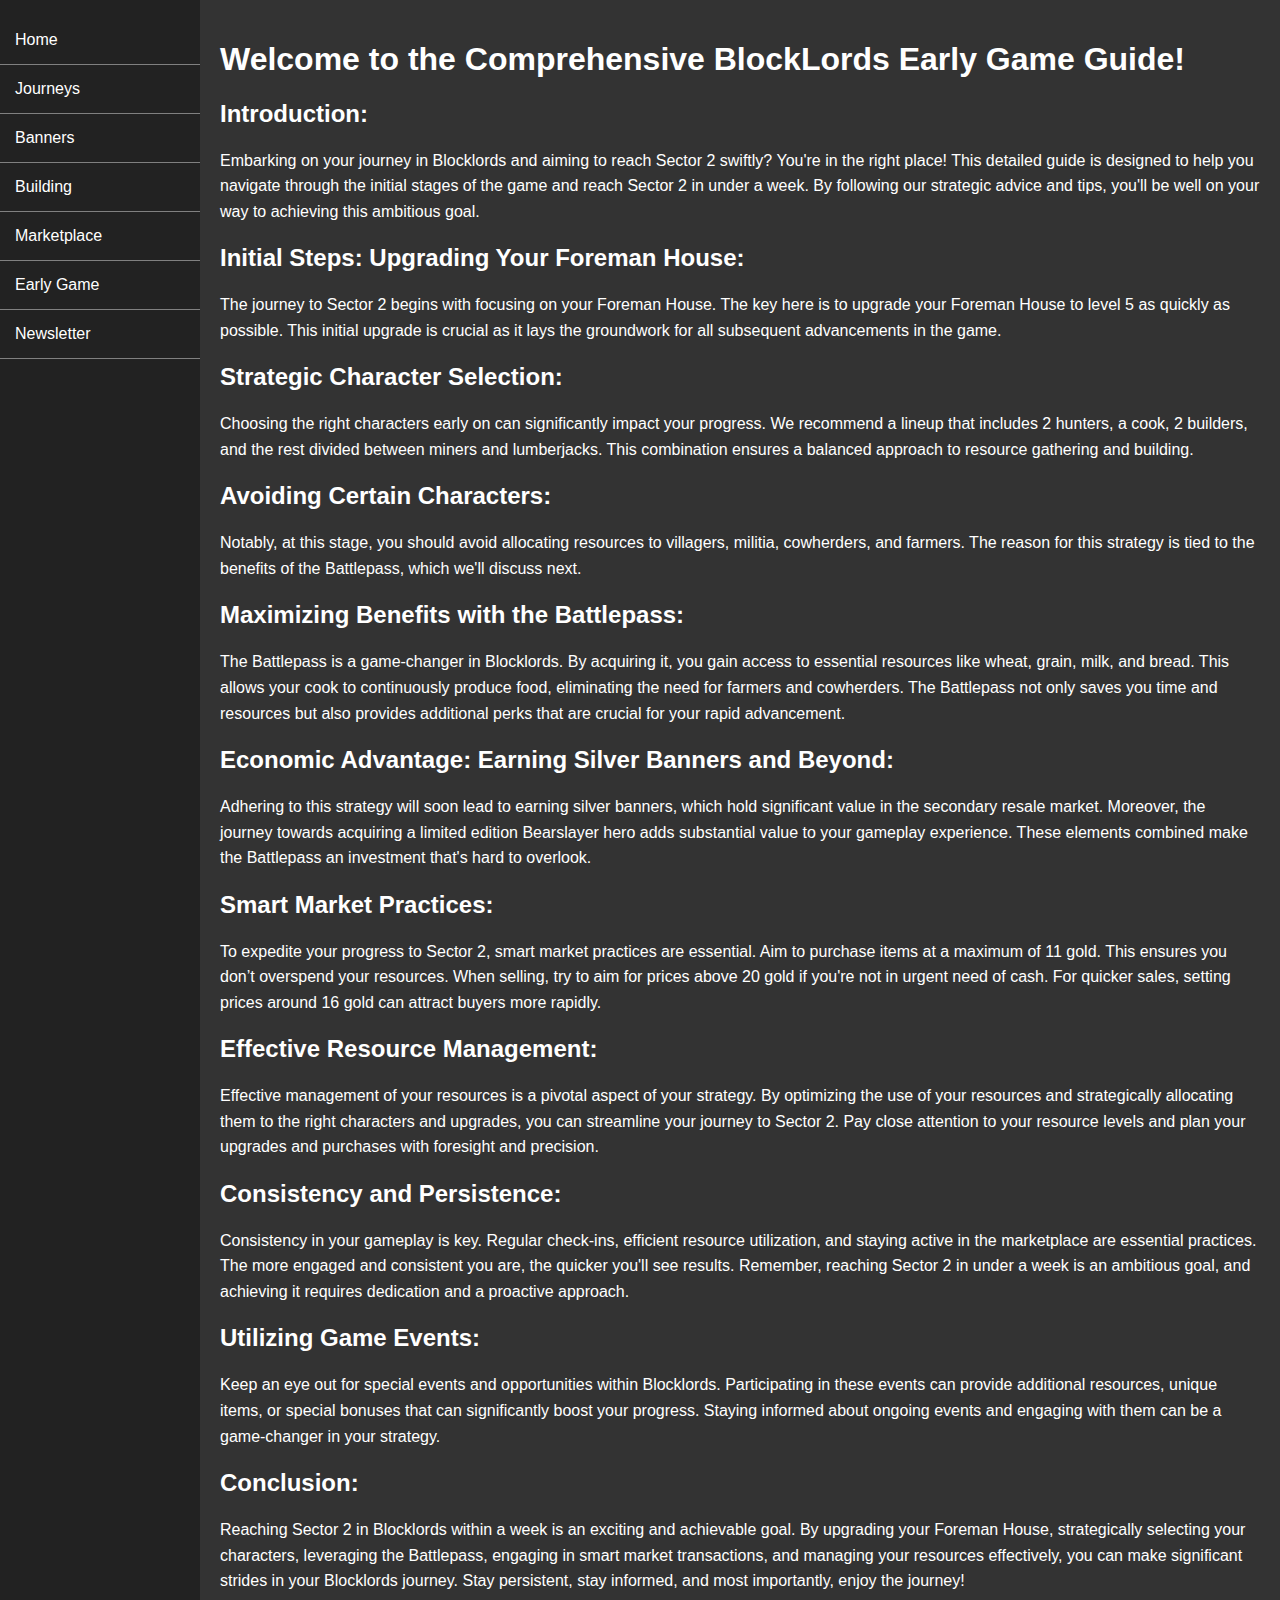
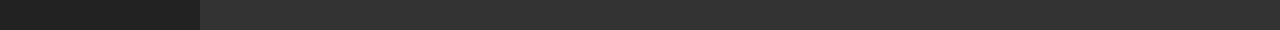
<file: earlygame.html>
<!DOCTYPE html>
<html>
  <head>
    <title>
      Accelerating Your Journey to Sector 2 in Blocklords: A Comprehensive Guide
    </title>
    <link rel="stylesheet" type="text/css" href="style.css" />
    <meta name="viewport" content="width=device-width, initial-scale=1" />
  </head>
  <body>
    <div class="container">
      <nav id="navbar">
        <ul id="menu">
          <li><a href="./index.html">Home</a></li>
          <li><a href="./journeyguide.html">Journeys</a></li>
          <li><a href="./info.html">Banners</a></li>
          <li><a href="./building.html">Building</a></li>
          <li><a href="./marketplace.html">Marketplace</a></li>
          <li><a href="./earlygame.html">Early Game</a></li>
          <li><a href="./newsletter.html">Newsletter</a></li>

        </ul>
      </nav>
      <main id="content">
        <h1>Welcome to the Comprehensive BlockLords Early Game Guide!</h1>

        <h2>Introduction:</h2>
        <p>
          Embarking on your journey in Blocklords and aiming to reach Sector 2
          swiftly? You're in the right place! This detailed guide is designed to
          help you navigate through the initial stages of the game and reach
          Sector 2 in under a week. By following our strategic advice and tips,
          you'll be well on your way to achieving this ambitious goal.
        </p>

        <h2>Initial Steps: Upgrading Your Foreman House:</h2>
        <p>
          The journey to Sector 2 begins with focusing on your Foreman House.
          The key here is to upgrade your Foreman House to level 5 as quickly as
          possible. This initial upgrade is crucial as it lays the groundwork
          for all subsequent advancements in the game.
        </p>

        <h2>Strategic Character Selection:</h2>
        <p>
          Choosing the right characters early on can significantly impact your
          progress. We recommend a lineup that includes 2 hunters, a cook, 2
          builders, and the rest divided between miners and lumberjacks. This
          combination ensures a balanced approach to resource gathering and
          building.
        </p>

        <h2>Avoiding Certain Characters:</h2>
        <p>
          Notably, at this stage, you should avoid allocating resources to
          villagers, militia, cowherders, and farmers. The reason for this
          strategy is tied to the benefits of the Battlepass, which we'll
          discuss next.
        </p>

        <h2>Maximizing Benefits with the Battlepass:</h2>
        <p>
          The Battlepass is a game-changer in Blocklords. By acquiring it, you
          gain access to essential resources like wheat, grain, milk, and bread.
          This allows your cook to continuously produce food, eliminating the
          need for farmers and cowherders. The Battlepass not only saves you
          time and resources but also provides additional perks that are crucial
          for your rapid advancement.
        </p>

        <h2>Economic Advantage: Earning Silver Banners and Beyond:</h2>
        <p>
          Adhering to this strategy will soon lead to earning silver banners,
          which hold significant value in the secondary resale market. Moreover,
          the journey towards acquiring a limited edition Bearslayer hero adds
          substantial value to your gameplay experience. These elements combined
          make the Battlepass an investment that's hard to overlook.
        </p>

        <h2>Smart Market Practices:</h2>
        <p>
          To expedite your progress to Sector 2, smart market practices are
          essential. Aim to purchase items at a maximum of 11 gold. This ensures
          you don’t overspend your resources. When selling, try to aim for
          prices above 20 gold if you're not in urgent need of cash. For quicker
          sales, setting prices around 16 gold can attract buyers more rapidly.
        </p>

        <h2>Effective Resource Management:</h2>
        <p>
          Effective management of your resources is a pivotal aspect of your
          strategy. By optimizing the use of your resources and strategically
          allocating them to the right characters and upgrades, you can
          streamline your journey to Sector 2. Pay close attention to your
          resource levels and plan your upgrades and purchases with foresight
          and precision.
        </p>
        <h2>Consistency and Persistence:</h2>
        <p>
          Consistency in your gameplay is key. Regular check-ins, efficient
          resource utilization, and staying active in the marketplace are
          essential practices. The more engaged and consistent you are, the
          quicker you'll see results. Remember, reaching Sector 2 in under a
          week is an ambitious goal, and achieving it requires dedication and a
          proactive approach.
        </p>
        <h2>Utilizing Game Events:</h2>
        <p>
          Keep an eye out for special events and opportunities within
          Blocklords. Participating in these events can provide additional
          resources, unique items, or special bonuses that can significantly
          boost your progress. Staying informed about ongoing events and
          engaging with them can be a game-changer in your strategy.
        </p>
        <h2>Conclusion:</h2>
        <p>
          Reaching Sector 2 in Blocklords within a week is an exciting and
          achievable goal. By upgrading your Foreman House, strategically
          selecting your characters, leveraging the Battlepass, engaging in
          smart market transactions, and managing your resources effectively,
          you can make significant strides in your Blocklords journey. Stay
          persistent, stay informed, and most importantly, enjoy the journey!
        </p>
      </main>
    </div>
  </body>
</html>
</file>
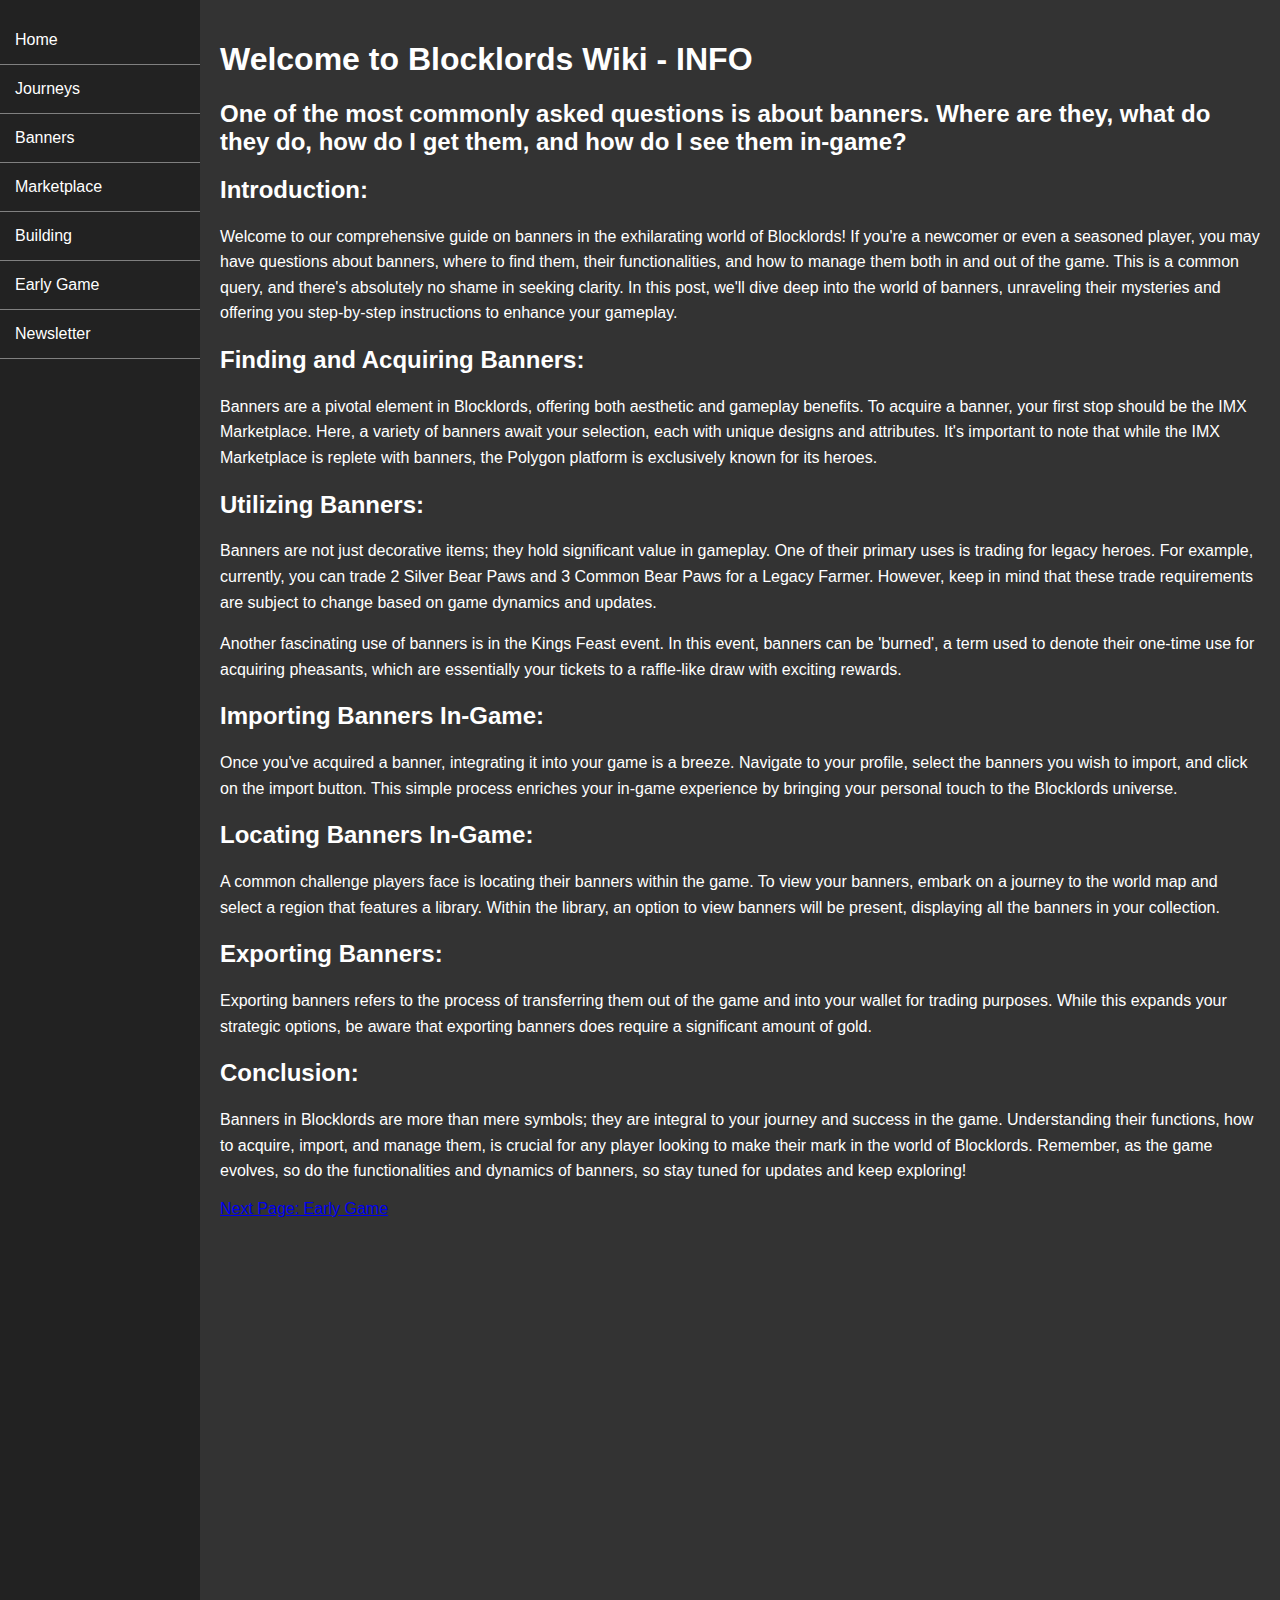
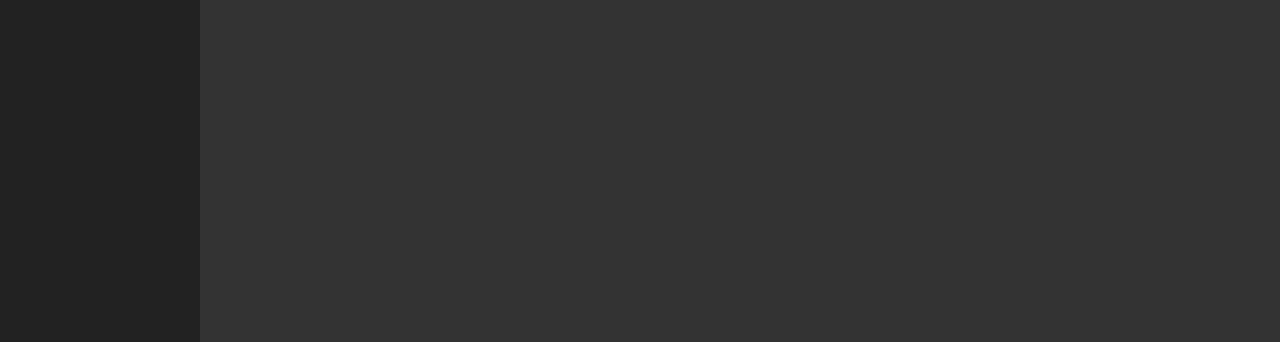
<file: info.html>
<!DOCTYPE html>
<html>
  <head>
    <title>Blocklords Wiki</title>
    <link rel="stylesheet" type="text/css" href="style.css" />
    <meta name="viewport" content="width=device-width, initial-scale=1" />
  </head>
  <body>
    <div class="container">
      <nav id="navbar">
        <ul id="menu">
          <li><a href="./index.html">Home</a></li>
          <li><a href="./journeyguide.html">Journeys</a></li>
          <li><a href="./info.html">Banners</a></li>
          <li><a href="./marketplace.html">Marketplace</a></li>
          <li><a href="./building.html">Building</a></li>
          <li><a href="./earlygame.html">Early Game</a></li>
          <li><a href="./newsletter.html">Newsletter</a></li>


        </ul>
      </nav>
      <main id="content">
        <h1>Welcome to Blocklords Wiki - INFO</h1>
        
        <div>
        <h2>
          One of the most commonly asked questions is about banners. Where are
          they, what do they do, how do I get them, and how do I see them
          in-game?
        </h2>
        <h2>Introduction:</h2>
        <p>
          Welcome to our comprehensive guide on banners in the exhilarating
          world of Blocklords! If you're a newcomer or even a seasoned player,
          you may have questions about banners, where to find them, their
          functionalities, and how to manage them both in and out of the game.
          This is a common query, and there's absolutely no shame in seeking
          clarity. In this post, we'll dive deep into the world of banners,
          unraveling their mysteries and offering you step-by-step instructions
          to enhance your gameplay.
        </p>

        <h2>Finding and Acquiring Banners:</h2>
        <p>
          Banners are a pivotal element in Blocklords, offering both aesthetic
          and gameplay benefits. To acquire a banner, your first stop should be
          the IMX Marketplace. Here, a variety of banners await your selection,
          each with unique designs and attributes. It's important to note that
          while the IMX Marketplace is replete with banners, the Polygon
          platform is exclusively known for its heroes.
        </p>

        <h2>Utilizing Banners:</h2>
        <p>
          Banners are not just decorative items; they hold significant value in
          gameplay. One of their primary uses is trading for legacy heroes. For
          example, currently, you can trade 2 Silver Bear Paws and 3 Common Bear
          Paws for a Legacy Farmer. However, keep in mind that these trade
          requirements are subject to change based on game dynamics and updates.
        </p>

        <p>
          Another fascinating use of banners is in the Kings Feast event. In
          this event, banners can be 'burned', a term used to denote their
          one-time use for acquiring pheasants, which are essentially your
          tickets to a raffle-like draw with exciting rewards.
        </p>

        <h2>Importing Banners In-Game:</h2>
        <p>
          Once you've acquired a banner, integrating it into your game is a
          breeze. Navigate to your profile, select the banners you wish to
          import, and click on the import button. This simple process enriches
          your in-game experience by bringing your personal touch to the
          Blocklords universe.
        </p>

        <h2>Locating Banners In-Game:</h2>
        <p>
          A common challenge players face is locating their banners within the
          game. To view your banners, embark on a journey to the world map and
          select a region that features a library. Within the library, an option
          to view banners will be present, displaying all the banners in your
          collection.
        </p>
        <h2>Exporting Banners:</h2>
        <p>
          Exporting banners refers to the process of transferring them out of
          the game and into your wallet for trading purposes. While this expands
          your strategic options, be aware that exporting banners does require a
          significant amount of gold.
        </p>
        <h2>Conclusion:</h2>
        <p>
          Banners in Blocklords are more than mere symbols; they are integral to
          your journey and success in the game. Understanding their functions,
          how to acquire, import, and manage them, is crucial for any player
          looking to make their mark in the world of Blocklords. Remember, as
          the game evolves, so do the functionalities and dynamics of banners,
          so stay tuned for updates and keep exploring!
        </p>


        <a href="./earlygame.html">Next Page: Early Game</a>
    </div>

        <footer class="sticky">
            <iframe src="https://docs.google.com/forms/d/e/1FAIpQLSeJvqiDdCDDmqEvTkru3MjJLbTK4d0JpDP_UNJvfgQMlA3Lkg/viewform?embedded=true" width="640" height="700" frameborder="0" marginheight="0" marginwidth="0">Loading…</iframe>
        </footer>
      </main>
    </div>
  </body>
</html>
</file>
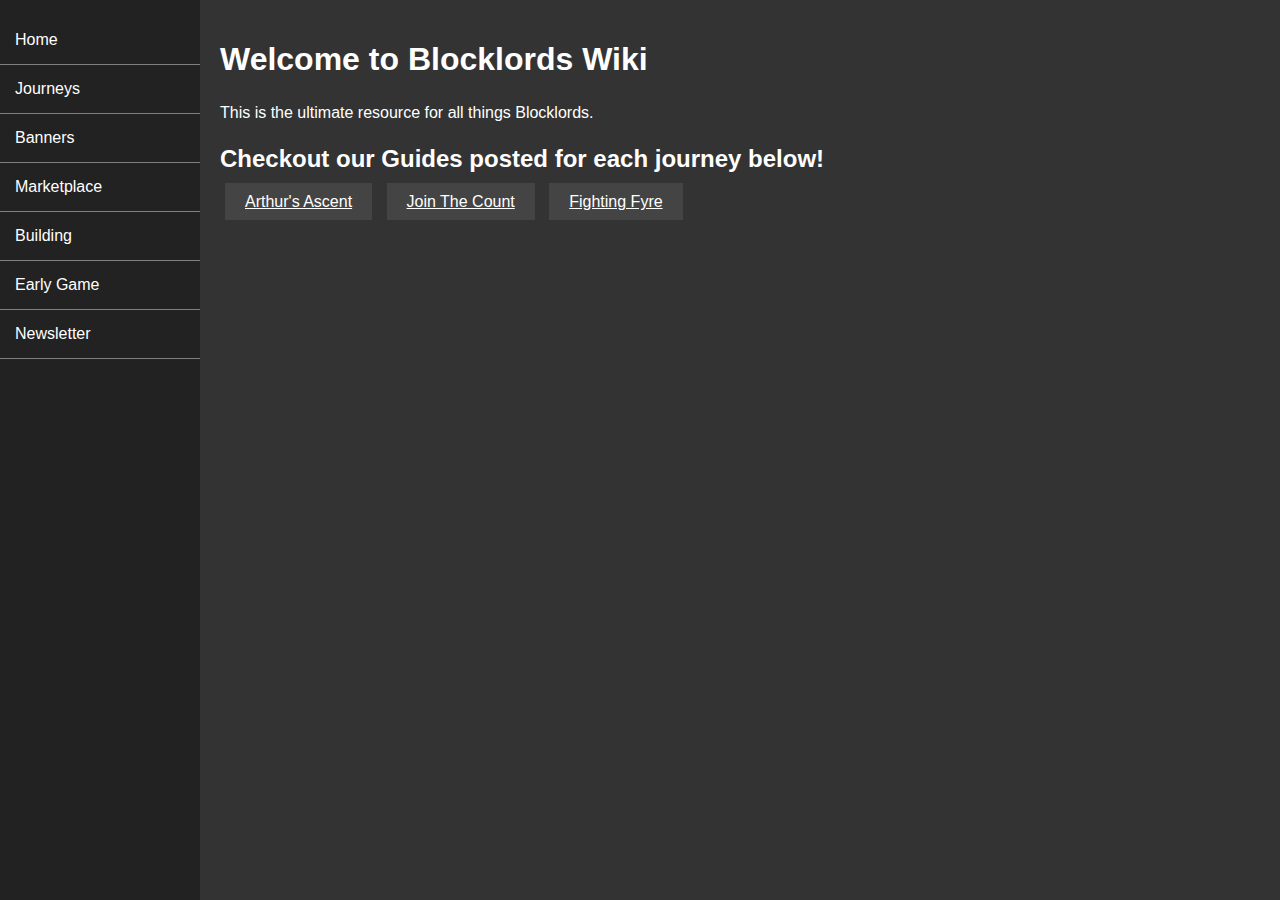
<file: journeyguide.html>
<!DOCTYPE html>
<html>
<head>
    <title>Blocklords Wiki</title>
    <link rel="stylesheet" type="text/css" href="style.css">
    <meta name="viewport" content="width=device-width, initial-scale=1">
</head>
<body>
    <div class="container">
        <nav id="navbar">
            <ul id="menu">
                <li><a href="./index.html">Home</a></li>
                <li><a href="./journeyguide.html">Journeys</a></li>
                <li><a href="./info.html">Banners</a></li>
                <li><a href="./marketplace.html">Marketplace</a></li>
                <li><a href="./building.html">Building</a></li>
                <li><a href="./earlygame.html">Early Game</a></li>
                <li><a href="./newsletter.html">Newsletter</a></li>



                
            </ul>
        </nav>
        <main id="content">
            <h1>Welcome to Blocklords Wiki</h1>
            <p>This is the ultimate resource for all things Blocklords.</p>
            <!-- More content goes here -->

            <h2> Checkout our Guides posted for each journey below!</h2>
            <div class="button-container">
                <a href="/journey/arthur.html" class="block-button">Arthur's Ascent</a>
                <a href="/journey/count.html" class="block-button">Join The Count</a>
                <a href="/journey/fyre.html" class="block-button">Fighting Fyre</a>
            </div>
        </main>
    </div>
</body>
</html>
</file>
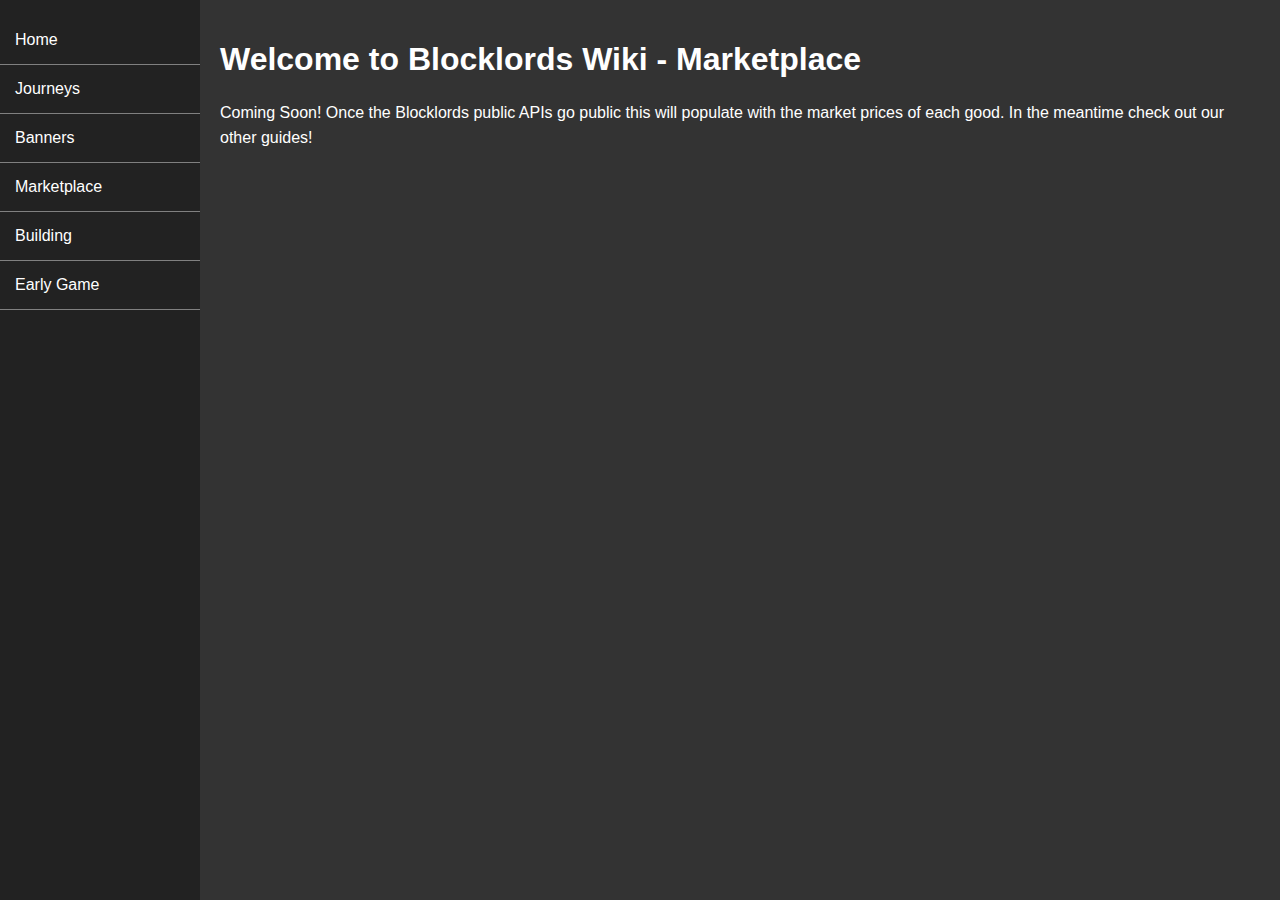
<file: marketplace.html>
<!DOCTYPE html>
<html>
<head>
    <title>Blocklords Wiki</title>
    <link rel="stylesheet" type="text/css" href="style.css">
    <meta name="viewport" content="width=device-width, initial-scale=1">
</head>
<body>
    <div class="container">
        <nav id="navbar">
            <ul id="menu">
                <li><a href="./index.html">Home</a></li>
                <li><a href="./journeyguide.html">Journeys</a></li>
                <li><a href="./info.html">Banners</a></li>
                <li><a href="./marketplace.html">Marketplace</a></li>
                <li><a href="./building.html">Building</a></li>
                <li><a href="./earlygame.html">Early Game</a></li>


                
            </ul>
        </nav>
        <main id="content">
            <h1>Welcome to Blocklords Wiki - Marketplace</h1>
            <p>Coming Soon! Once the Blocklords public APIs go public this will populate with the market prices of each good. In the meantime check out our other guides!</p>
            <!-- More content goes here -->

    
        </main>
    </div>
</body>
</html>
</file>
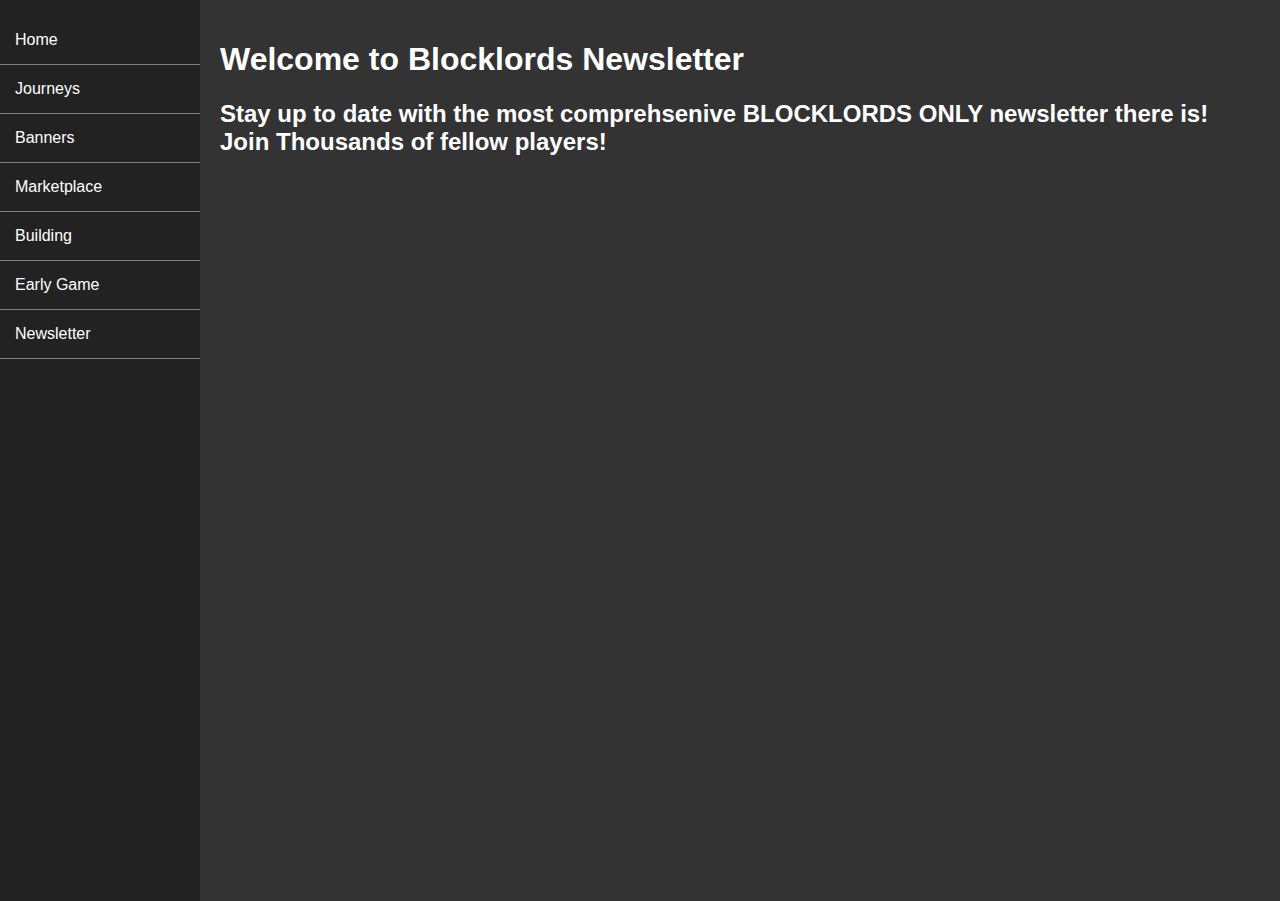
<file: newsletter.html>
<!DOCTYPE html>
<html>
<head>
    <title>Blocklords Newsletter</title>
    <meta name="viewport" content="width=device-width, initial-scale=1">
    <link rel="stylesheet" type="text/css" href="style.css">

</head>
<body>
    <div class="container">
        <nav id="navbar">
            <ul id="menu">
                <li><a href="./index.html">Home</a></li>
                <li><a href="./journeyguide.html">Journeys</a></li>
                <li><a href="./info.html">Banners</a></li>
                <li><a href="./marketplace.html">Marketplace</a></li>
                <li><a href="./building.html">Building</a></li>
                <li><a href="./earlygame.html">Early Game</a></li>
                <li><a href="./newsletter.html">Newsletter</a></li>



                
            </ul>
        </nav>
        <main id="content">
            <h1>Welcome to Blocklords Newsletter</h1>
<h2>
    Stay up to date with the most comprehsenive BLOCKLORDS ONLY newsletter there is! Join Thousands of fellow players!
</h2>            <!-- More content goes here -->

<iframe width="540" height="705" src="https://f0aae77f.sibforms.com/serve/[base64]" frameborder="0" scrolling="auto" allowfullscreen style="display: block;margin-left: auto;margin-right: auto;max-width: 100%;"></iframe>
        </main>
    </div>
</body>
</html>
</file>
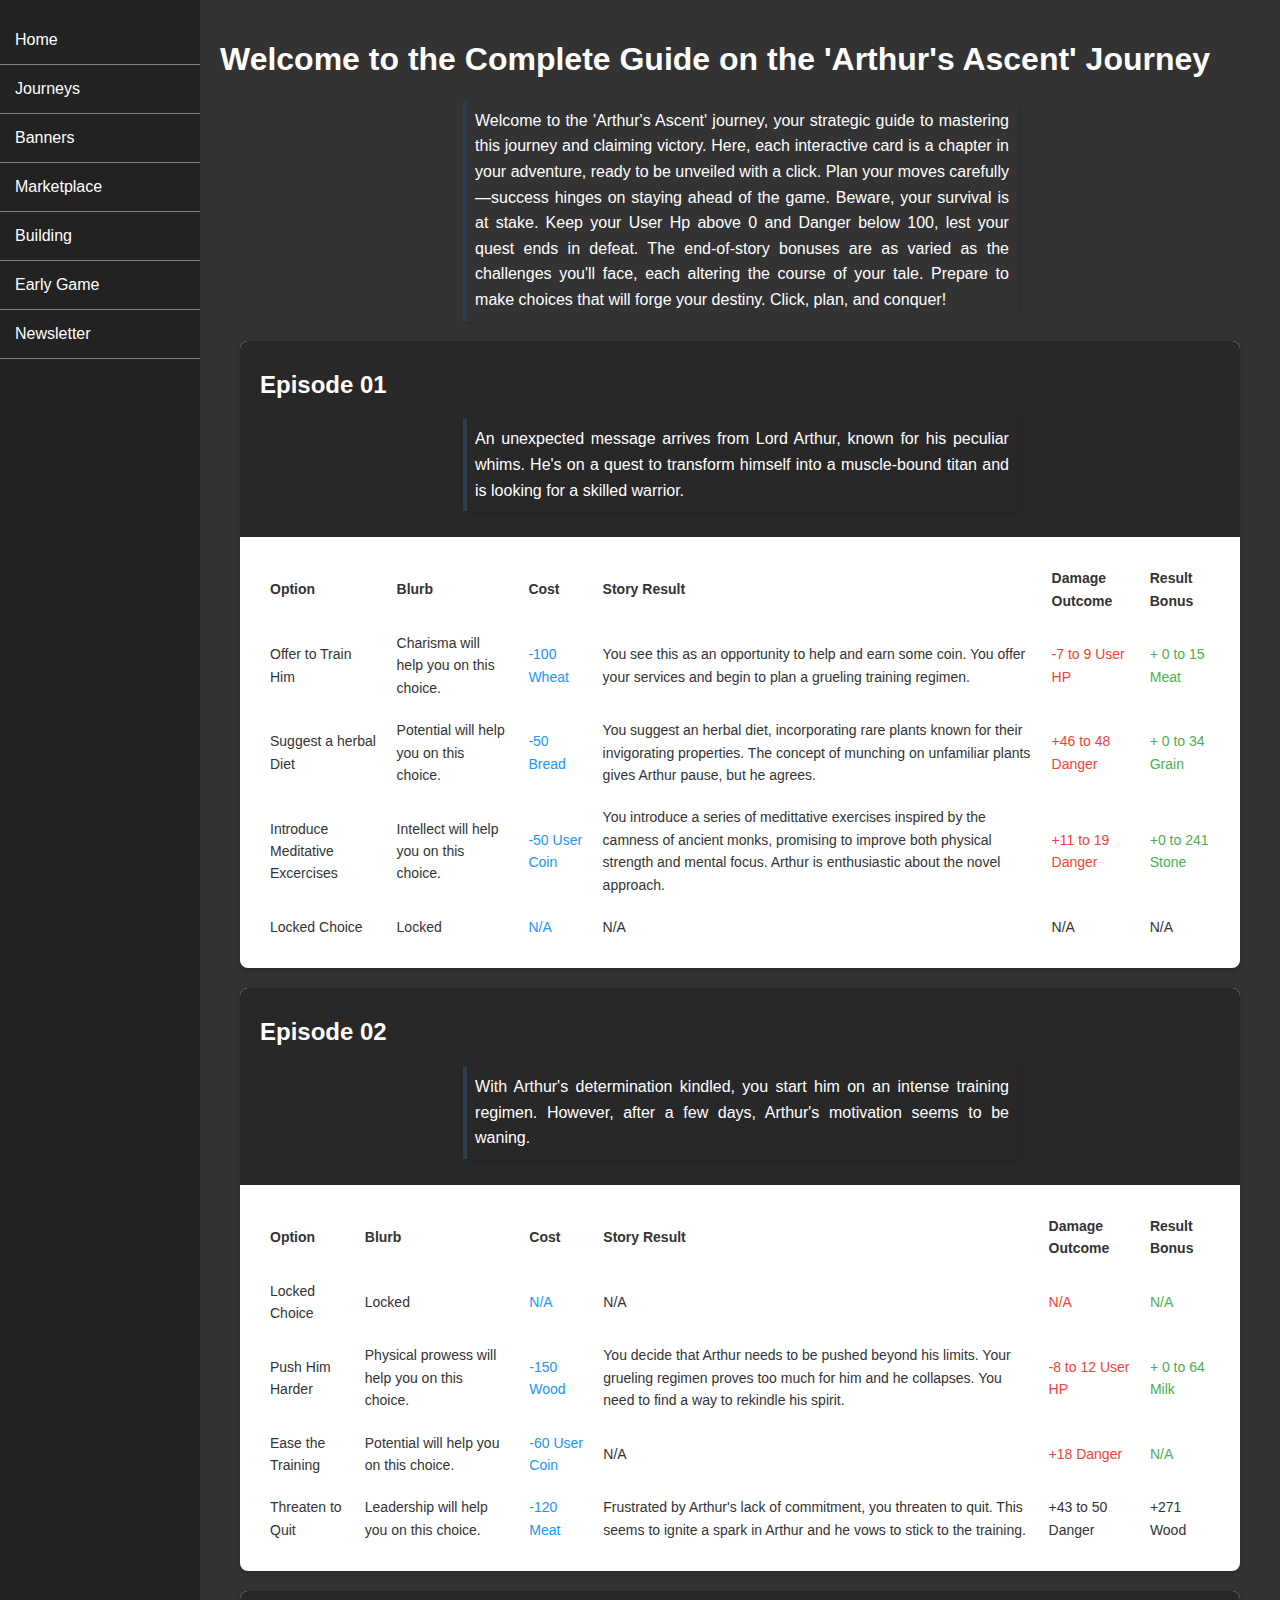
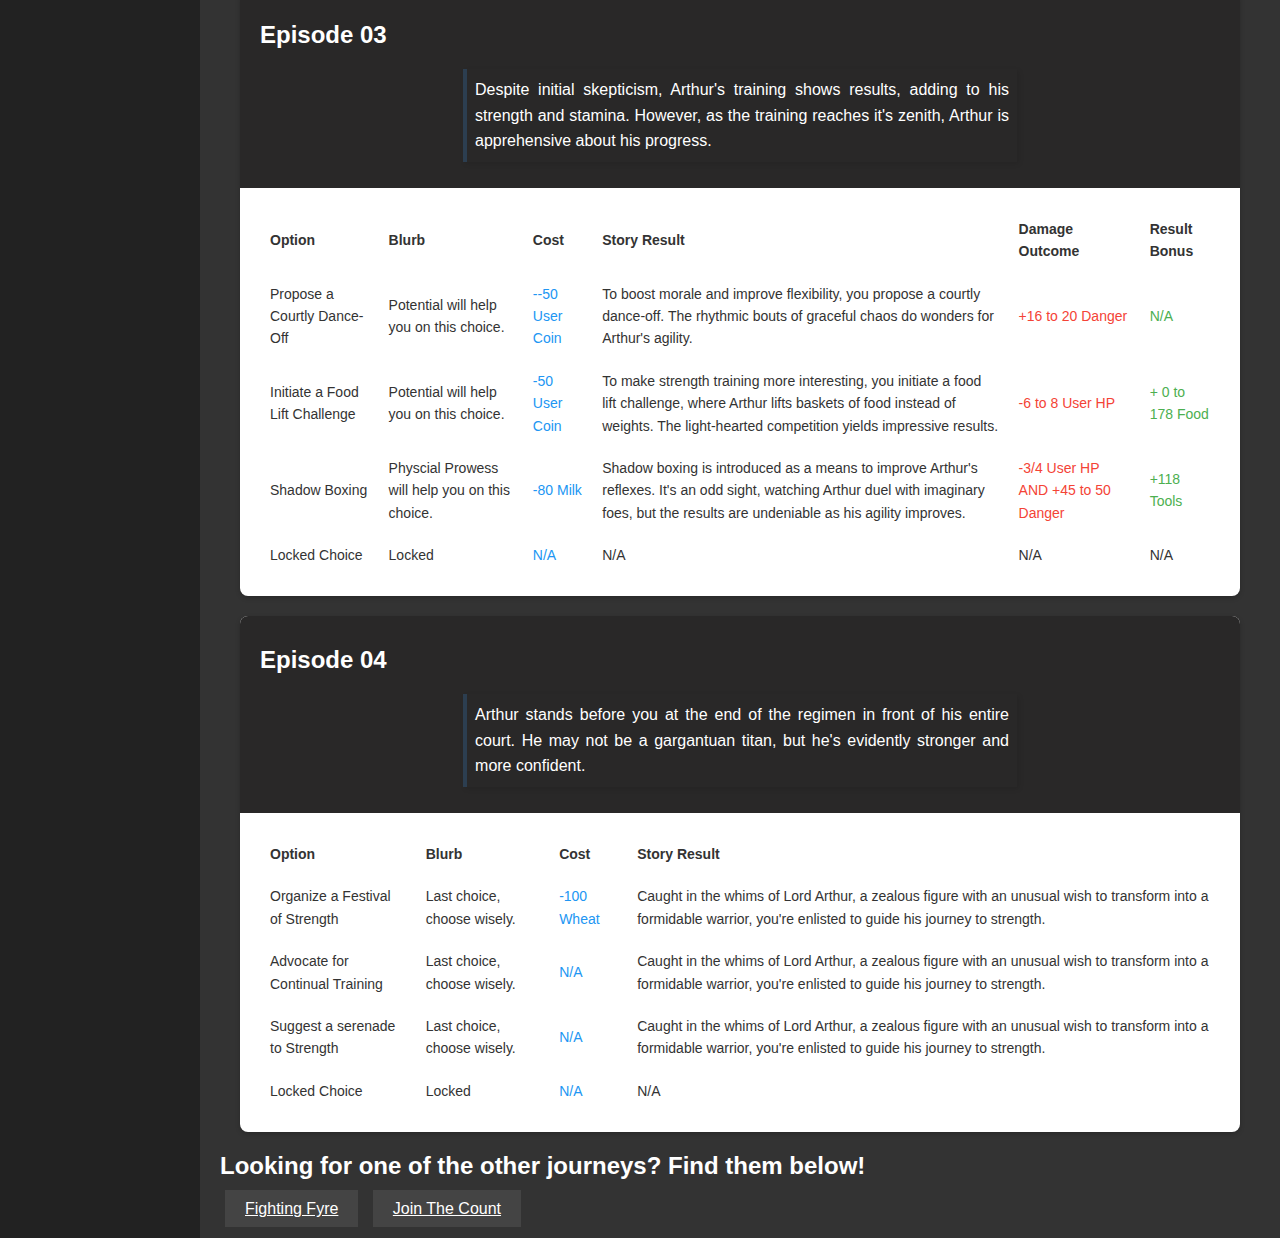
<file: journey/arthur.html>
<!DOCTYPE html>
<html>
<head>
    <title>Blocklords Wiki</title>
    <link rel="stylesheet" type="text/css" href="journeystyle.css">
    <meta name="viewport" content="width=device-width, initial-scale=1">
</head>
<body>
    <div class="container">
        <nav id="navbar">
            <div id="hamburger-menu" onclick="toggleMenu()">☰</div>
            <ul id="menu">
                <li><a href="../index.html">Home</a></li>
                <li><a href="../journeyguide.html">Journeys</a></li>
                <li><a href="../info.html">Banners</a></li>
                <li><a href="../marketplace.html">Marketplace</a></li>
                <li><a href="../building.html">Building</a></li>
                <li><a href="../earlygame.html">Early Game</a></li>
                <li><a href="../newsletter.html">Newsletter</a></li>



                
            </ul>
        </nav>
        <main id="content">
            <h1>Welcome to the Complete Guide on the 'Arthur's Ascent' Journey</h1>
            <p>
                Welcome to the 'Arthur's Ascent' journey, your strategic guide to mastering this journey and claiming victory. Here, each interactive card is a chapter in your adventure, ready to be unveiled with a click. Plan your moves carefully—success hinges on staying ahead of the game.
                
                Beware, your survival is at stake. Keep your User Hp above 0 and Danger below 100, lest your quest ends in defeat. The end-of-story bonuses are as varied as the challenges you'll face, each altering the course of your tale.
                
                Prepare to make choices that will forge your destiny. Click, plan, and conquer!</p>
            <!-- More content goes here -->


            <div class="card">
                <div class="card-header" onclick="toggleCardBody(this)">
                  <h2>Episode 01</h2>
                  <p>
                    An unexpected message arrives from Lord Arthur, known for his peculiar whims. He's on a quest to transform himself into a muscle-bound titan and is looking for a skilled warrior.
                  </p>
                </div>
                <div class="card-body">
                  <table class="episode-table">
                    <thead>
                      <tr>
                        <th>Option</th>
                        <th>Blurb</th>
                        <th>Cost</th>
                        <th>Story Result</th>
                        <th>Damage Outcome</th>
                        <th>Result Bonus</th>
                      </tr>
                    </thead>
                    <tbody>
                      <tr>
                        <td>Offer to Train Him</td>
                        <td>Charisma will help you on this choice.</td>
                        <td class="blue">-100 Wheat</td>
                        <td>
                            You see this as an opportunity to help and earn some coin. You offer your services and begin to plan a grueling training regimen.

                        </td>
                        <td class="red">-7 to 9 User HP</td>
                        <td class="green">+ 0 to 15 Meat</td>
                      </tr>
                      <tr>
                        <td>Suggest a herbal Diet</td>
                        <td>Potential will help you on this choice.</td>
                        <td class="blue">-50 Bread</td>
                        <td>
                            You suggest an herbal diet, incorporating rare plants known for their invigorating properties. The concept of munching on unfamiliar plants gives Arthur pause, but he agrees.

                        </td>
                        <td class="red">+46 to 48 Danger</td>
                        <td class="green">+ 0 to 34 Grain</td>
                      </tr>
                      <tr>
                        <td>Introduce Meditative Excercises</td>
                        <td>Intellect will help you on this choice.</td>
                        <td class="blue">-50 User Coin</td>
                        <td>
                            You introduce a series of medittative exercises inspired by the camness of ancient monks, promising to improve both physical strength and mental focus. Arthur is enthusiastic about the novel approach.

                        </td>
                        <td class="red">+11 to 19 Danger</td>
                        <td class="green">+0 to 241 Stone</td>
                      </tr>
                      <tr>
                        <td>Locked Choice</td>
                        <td>Locked</td>
                        <td class="blue">N/A</td>
                        <td>
                          N/A
                        </td>
                        <td>N/A</td>
                        <td>N/A</td>
                      </tr>
                    </tbody>
                  </table>
                </div>
              </div>

              <div class="card">
                <div class="card-header" onclick="toggleCardBody(this)">
                  <h2>Episode 02</h2>
                  <p>
                    With Arthur's determination kindled, you start him on an intense training regimen. However, after a few days, Arthur's motivation seems to be waning.
                  </p>
                </div>
                <div class="card-body">
                  <table class="episode-table">
                    <thead>
                      <tr>
                        <th>Option</th>
                        <th>Blurb</th>
                        <th>Cost</th>
                        <th>Story Result</th>
                        <th>Damage Outcome</th>
                        <th>Result Bonus</th>
                      </tr>
                    </thead>
                    <tbody>
                      <tr>
                        <td>Locked Choice</td>
                        <td>Locked</td>
                        <td class="blue">N/A</td>
                        <td>
                            N/A
                        </td>
                        <td class="red">N/A</td>
                        <td class="green">N/A</td>
                      </tr>
                      <tr>
                        <td>Push Him Harder</td>
                        <td>Physical prowess will help you on this choice.</td>
                        <td class="blue">-150 Wood</td>
                        <td>
                            You decide that Arthur needs to be pushed beyond his limits. Your grueling regimen proves too much for him and he collapses. You need to find a way to rekindle his spirit.

                        </td>
                        <td class="red">-8 to 12 User HP</td>
                        <td class="green">+ 0 to 64 Milk</td>
                      </tr>
                      <tr>
                        <td>Ease the Training</td>
                        <td>Potential will help you on this choice.</td>
                        <td class="blue">-60 User Coin</td>
                        <td>
                          N/A
                        </td>
                        <td class="red">+18 Danger</td>
                        <td class="green">N/A</td>
                      </tr>
                      <tr>
                        <td>Threaten to Quit</td>
                        <td>Leadership will help you on this choice.</td>
                        <td class="blue">-120 Meat</td>
                        <td>
                            Frustrated by Arthur's lack of commitment, you threaten to quit. This seems to ignite a spark in Arthur and he vows to stick to the training.
                        </td>
                        <td>+43 to 50 Danger</td>
                        <td>+271 Wood</td>
                      </tr>
                    </tbody>
                  </table>
                </div>
              </div>


              <div class="card">
                <div class="card-header" onclick="toggleCardBody(this)">
                  <h2>Episode 03</h2>
                  <p>
                    Despite initial skepticism, Arthur's training shows results, adding to his strength and stamina. However, as the training reaches it's zenith, Arthur is apprehensive about his progress.                </p>
                </div>
                <div class="card-body">
                  <table class="episode-table">
                    <thead>
                      <tr>
                        <th>Option</th>
                        <th>Blurb</th>
                        <th>Cost</th>
                        <th>Story Result</th>
                        <th>Damage Outcome</th>
                        <th>Result Bonus</th>
                      </tr>
                    </thead>
                    <tbody>
                      <tr>
                        <td>Propose a Courtly Dance-Off</td>
                        <td>Potential will help you on this choice.</td>
                        <td class="blue">--50 User Coin</td>
                        <td>
                            To boost morale and improve flexibility, you propose a courtly dance-off. The rhythmic bouts of graceful chaos do wonders for Arthur's agility.

                        </td>
                        <td class="red">+16 to 20 Danger</td>
                        <td class="green">N/A</td>
                      </tr>
                      <tr>
                        <td>Initiate a Food Lift Challenge</td>
                        <td>Potential will help you on this choice.</td>
                        <td class="blue">-50 User Coin</td>
                        <td>
                            To make strength training more interesting, you initiate a food lift challenge, where Arthur lifts baskets of food instead of weights. The light-hearted competition yields impressive results.

                        </td>
                        <td class="red">-6 to 8 User HP</td>
                        <td class="green">+ 0 to 178 Food</td>
                      </tr>
                      <tr>
                        <td>Shadow Boxing</td>
                        <td>Physcial Prowess will help you on this choice.</td>
                        <td class="blue">-80 Milk</td>
                        <td>
                            Shadow boxing is introduced as a means to improve Arthur's reflexes. It's an odd sight, watching Arthur duel with imaginary foes, but the results are undeniable as his agility improves.

                        </td>
                        <td class="red">-3/4 User HP AND +45 to 50 Danger</td>
                        <td class="green">+118 Tools</td>
                      </tr>
                      <tr>
                        <td>Locked Choice</td>
                        <td>Locked</td>
                        <td class="blue">N/A</td>
                        <td>
                          N/A
                        </td>
                        <td>N/A</td>
                        <td>N/A</td>
                      </tr>
                    </tbody>
                  </table>
                </div>
              </div>


              <div class="card">
                <div class="card-header" onclick="toggleCardBody(this)">
                  <h2>Episode 04</h2>
                  <p>
                    Arthur stands before you at the end of the regimen in front of his entire court. He may not be a gargantuan titan, but he's evidently stronger and more confident.                </p>
                </div>
                <div class="card-body">
                  <table class="episode-table">
                    <thead>
                      <tr>
                        <th>Option</th>
                        <th>Blurb</th>
                        <th>Cost</th>
                        <th>Story Result</th>
                    
                      </tr>
                    </thead>
                    <tbody>
                      <tr>
                        <td>Organize a Festival of Strength</td>
                        <td>Last choice, choose wisely.
                        </td>
                        <td class="blue">-100 Wheat</td>
                        <td>
                            Caught in the whims of Lord Arthur, a zealous figure with an unusual wish to transform into a formidable warrior, you're enlisted to guide his journey to strength.

                        </td>
                        
                      </tr>
                      <tr>
                        <td>Advocate for Continual Training</td>
                        <td>Last choice, choose wisely.
                        </td>
                        <td class="blue">N/A</td>
                        <td>
                            Caught in the whims of Lord Arthur, a zealous figure with an unusual wish to transform into a formidable warrior, you're enlisted to guide his journey to strength.

                        </td>
                        
                      </tr>
                      <tr>
                        <td>Suggest a serenade to Strength</td>
                        <td>Last choice, choose wisely.
                        </td>
                        <td class="blue">N/A</td>
                        <td>
                            Caught in the whims of Lord Arthur, a zealous figure with an unusual wish to transform into a formidable warrior, you're enlisted to guide his journey to strength.

                        </td>
                        
                      </tr>
                      <tr>
                        <td>Locked Choice</td>
                        <td>Locked</td>
                        <td class="blue">N/A</td>
                        <td>
                          N/A
                        </td>
                        
                      </tr>
                    </tbody>
                  </table>
                </div>
              </div>

            <h2>Looking for one of the other journeys? Find them below!</h2>


            <div class="button-container">
                <a href="/journey/fyre.html" class="block-button">Fighting Fyre</a>
                <a href="/journey/count.html" class="block-button">Join The Count</a>

            </div>
        </main>
    </div>

    <script>
        function toggleCardBody(header) {
          var body = header.nextElementSibling;
          if (body.style.display === "none") {
            body.style.display = "block";
          } else {
            body.style.display = "none";
          }
        }
      </script>
</body>
</html>
</file>
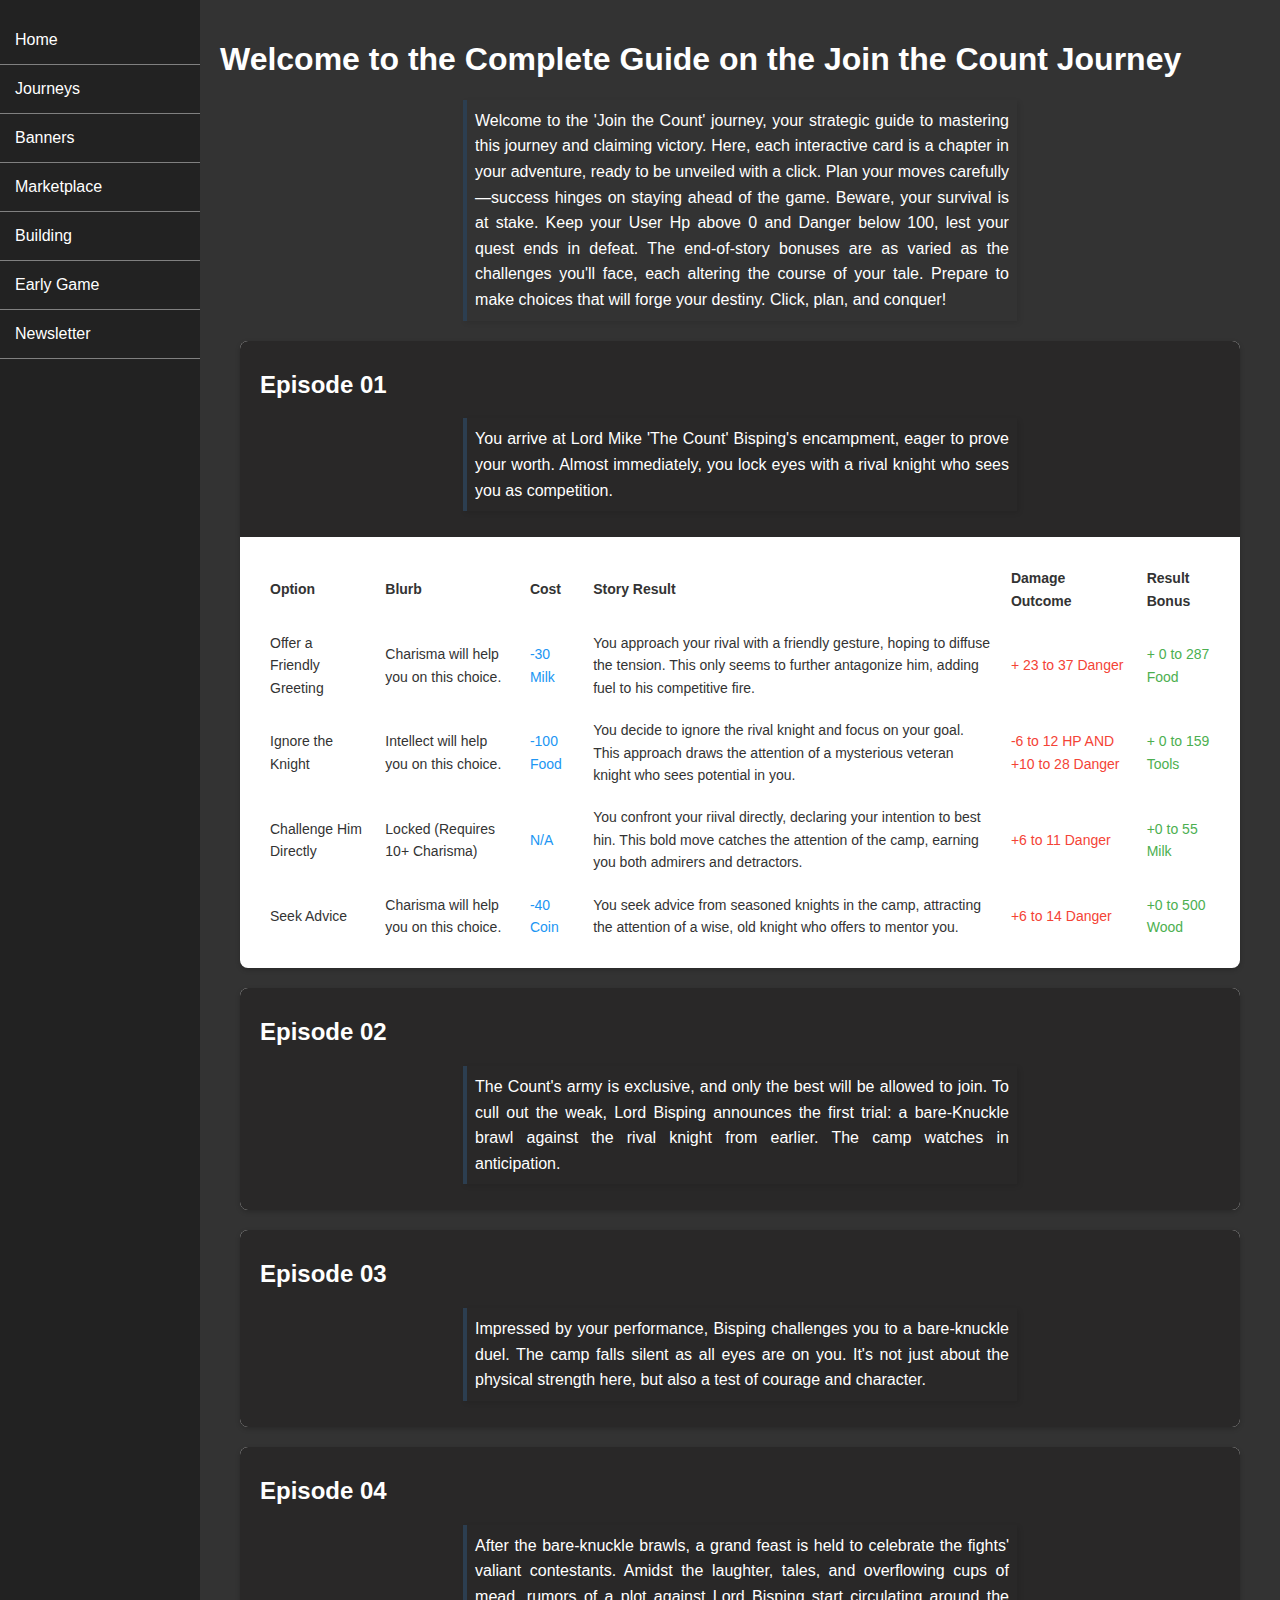
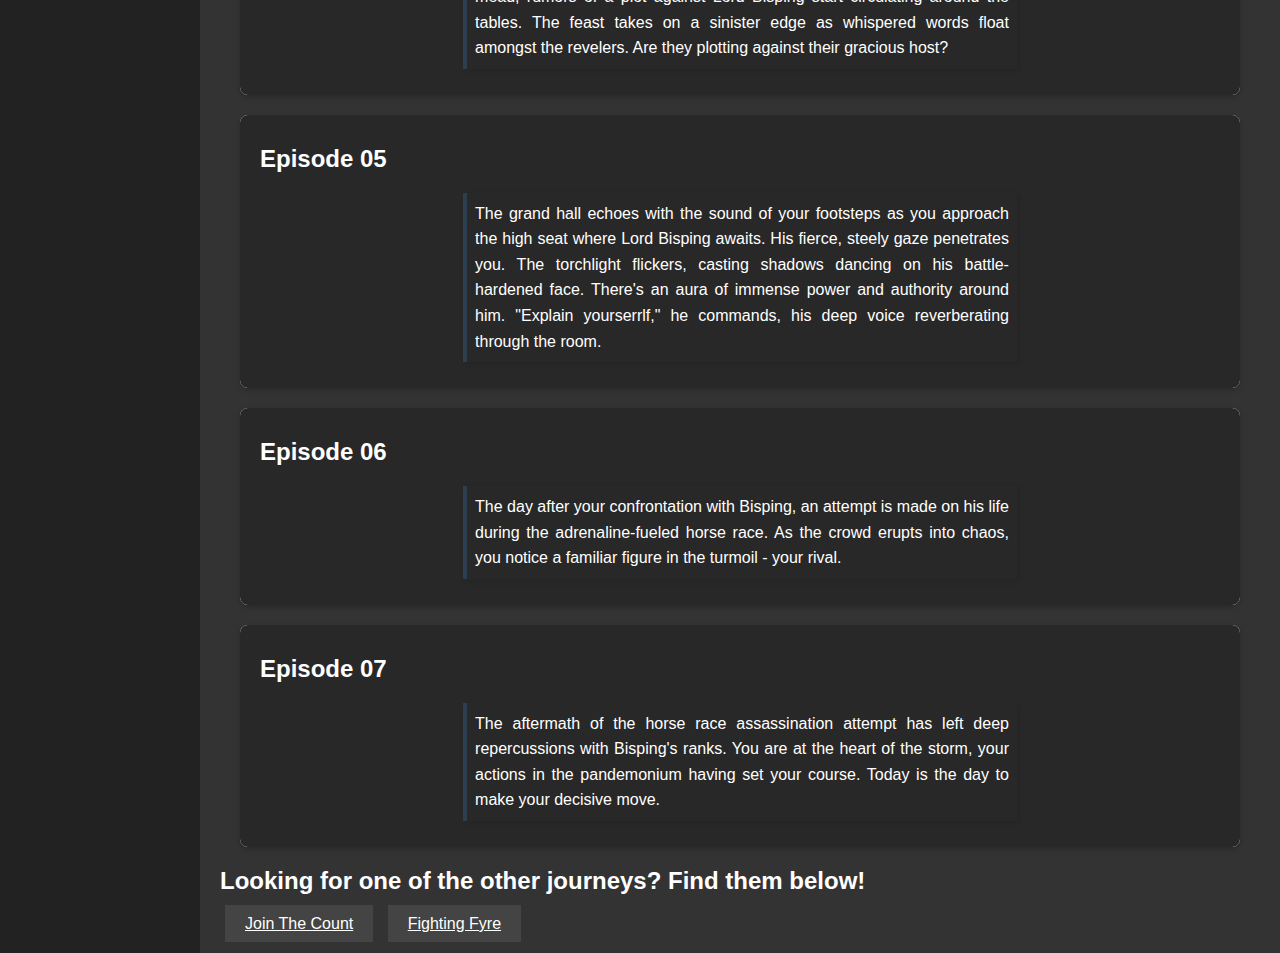
<file: journey/count.html>
<!DOCTYPE html>
<html>
  <head>
    <title>Blocklords Wiki</title>
    <link rel="stylesheet" type="text/css" href="journeystyle.css" />
    <meta name="viewport" content="width=device-width, initial-scale=1" />
  </head>
  <body>
    <div class="container">
      <nav id="navbar">
        <div id="hamburger-menu" onclick="toggleMenu()">☰</div>
        <ul id="menu">
            <li><a href="../index.html">Home</a></li>
            <li><a href="../journeyguide.html">Journeys</a></li>
            <li><a href="../info.html">Banners</a></li>
            <li><a href="../marketplace.html">Marketplace</a></li>
            <li><a href="../building.html">Building</a></li>
            <li><a href="../earlygame.html">Early Game</a></li>
            <li><a href="../newsletter.html">Newsletter</a></li>




            
        </ul>
      </nav>
      <main id="content">
        <h1>Welcome to the Complete Guide on the Join the Count Journey</h1>
        <p>
            Welcome to the 'Join the Count' journey, your strategic guide to mastering this journey and claiming victory. Here, each interactive card is a chapter in your adventure, ready to be unveiled with a click. Plan your moves carefully—success hinges on staying ahead of the game.
            
            Beware, your survival is at stake. Keep your User Hp above 0 and Danger below 100, lest your quest ends in defeat. The end-of-story bonuses are as varied as the challenges you'll face, each altering the course of your tale.
            
            Prepare to make choices that will forge your destiny. Click, plan, and conquer!</p>
        <!-- card content goes here -->

        <!-- Episode 01 Card -->
        <div class="card">
          <div class="card-header" onclick="toggleCardBody(this)">
            <h2>Episode 01</h2>
            <p>
              You arrive at Lord Mike 'The Count' Bisping's encampment, eager to
              prove your worth. Almost immediately, you lock eyes with a rival
              knight who sees you as competition.
            </p>
          </div>
          <div class="card-body">
            <table class="episode-table">
              <thead>
                <tr>
                  <th>Option</th>
                  <th>Blurb</th>
                  <th>Cost</th>
                  <th>Story Result</th>
                  <th>Damage Outcome</th>
                  <th>Result Bonus</th>
                </tr>
              </thead>
              <tbody>
                <tr>
                  <td>Offer a Friendly Greeting</td>
                  <td>Charisma will help you on this choice.</td>
                  <td class="blue">-30 Milk</td>
                  <td>
                    You approach your rival with a friendly gesture, hoping to
                    diffuse the tension. This only seems to further antagonize
                    him, adding fuel to his competitive fire.
                  </td>
                  <td class="red">+ 23 to 37 Danger</td>
                  <td class="green">+ 0 to 287 Food</td>
                </tr>
                <tr>
                  <td>Ignore the Knight</td>
                  <td>Intellect will help you on this choice.</td>
                  <td class="blue">-100 Food</td>
                  <td>
                    You decide to ignore the rival knight and focus on your
                    goal. This approach draws the attention of a mysterious
                    veteran knight who sees potential in you.
                  </td>
                  <td class="red">-6 to 12 HP AND +10 to 28 Danger</td>
                  <td class="green">+ 0 to 159 Tools</td>
                </tr>
                <tr>
                  <td>Challenge Him Directly</td>
                  <td>Locked (Requires 10+ Charisma)</td>
                  <td class="blue">N/A</td>
                  <td>
                    You confront your riival directly, declaring your intention
                    to best hin. This bold move catches the attention of the
                    camp, earning you both admirers and detractors.
                  </td>
                  <td class="red">+6 to 11 Danger</td>
                  <td class="green">+0 to 55 Milk</td>
                </tr>
                <tr>
                  <td>Seek Advice</td>
                  <td>Charisma will help you on this choice.</td>
                  <td class="blue">-40 Coin</td>
                  <td>
                    You seek advice from seasoned knights in the camp,
                    attracting the attention of a wise, old knight who offers to
                    mentor you.
                  </td>
                  <td class="red">+6 to 14 Danger</td>
                  <td class="green">+0 to 500 Wood</td>
                </tr>
              </tbody>
            </table>
          </div>
        </div>
        <!-- Repeat this structure for other episodes -->
        <!-- Episode 02 Card -->
        <div class="card">
          <div class="card-header" onclick="toggleCardBody(this)">
            <h2>Episode 02</h2>
            <p>
              The Count's army is exclusive, and only the best will be allowed
              to join. To cull out the weak, Lord Bisping announces the first
              trial: a bare-Knuckle brawl against the rival knight from earlier.
              The camp watches in anticipation.
            </p>
          </div>
          <div class="card-body" style="display: none;">
            <table class="episode-table">
              <thead>
                <tr>
                  <th>Option</th>
                  <th>Blurb</th>
                  <th>Cost</th>
                  <th>Story Result</th>
                  <th>Damage Outcome</th>
                  <th>Result Bonus</th>
                </tr>
              </thead>
              <tbody>
                <tr>
                  <td>Fight Aggressively</td>
                  <td>Physical prowess will help you on this choice.</td>
                  <td class="blue">-100 Food</td>
                  <td>
                    You attack fiercely, overwhelming your rival but exhausting
                    yourself in the process. Despite this, your victory earns
                    Bisping's interest.
                  </td>
                  <td class="red">-5 to 15 User HP</td>
                  <td class="green">+0 to 53 Meat</td>
                </tr>
                <tr>
                  <td>Fight Defensively</td>
                  <td>Intellect will help you on this choice.</td>
                  <td class="blue">-60 Grain</td>
                  <td>
                    You maintain a defensive stance, frustrating your rival but
                    conserving your strength. Your tactics, though not
                    crowd-pleasing, pique Bisping's curiosity.
                  </td>
                  <td class="red">-6 to 14 HP AND +15 to 20 Danger</td>
                  <td>None</td>
                </tr>
                <tr>
                  <td>Refuse to Fight</td>
                  <td>Charisma will help you on this choice.</td>
                  <td class="blue">-50 User Coin</td>
                  <td>
                    You refuse to engage in a fight, suggesting a peaceful
                    resolution instead. This unexpected stance baffles the camp
                    but intrigues a certain observant knight.
                  </td>
                  <td class="red">+14 to 20 Danger</td>
                  <td class="green">+0 to 216 Wheat</td>
                </tr>
                <tr>
                  <td>Cheat to Win</td>
                  <td>Locked Choice (Requires Charisma/Potency 9+)</td>
                  <td class="blue">N/A</td>
                  <td>
                    You employ underhanded tactics to secure youtr victory,
                    gaining the ire of many, but impressing a small faction
                    within the camp who admire your cunning.
                  </td>
                  <td class="red">+5 to 15 Danger</td>
                  <td class="green">+101 Wheat</td>
                </tr>
              </tbody>
            </table>
          </div>
        </div>

        <!-- Episode 03 Card -->
        <div class="card">
          <div class="card-header" onclick="toggleCardBody(this)">
            <h2>Episode 03</h2>
            <p>
              Impressed by your performance, Bisping challenges you to a
              bare-knuckle duel. The camp falls silent as all eyes are on you.
              It's not just about the physical strength here, but also a test of
              courage and character.
            </p>
          </div>
          <div class="card-body" style="display: none;">
            <table class="episode-table">
              <thead>
                <tr>
                  <th>Option</th>
                  <th>Blurb</th>
                  <th>Cost</th>
                  <th>Story Result</th>
                  <th>Damage Outcome</th>
                  <th>Result Bonus</th>
                </tr>
              </thead>
              <tbody>
                <tr>
                  <td>Accept with Honor</td>
                  <td>Leadership will help you on this choice.</td>
                  <td class="blue">-150 Stone</td>
                  <td>
                    You accept the challenge with honor and gratitude. A murmur
                    of approval ripples through the crowd. Bisping raises an
                    eyebrow, seemingly impressed by your valor. Regardless of
                    the duel's outcome, your honor has earned you respect.
                  </td>
                  <td class="red">-2 to 10 User HP</td>
                  <td class="green">+0 to 36 Bread</td>
                </tr>
                <tr>
                  <td>Decline Respectfully</td>
                  <td>Charisma will help you on this choice.</td>
                  <td class="blue">-40 User Coin</td>
                  <td>
                    You respectfully decline, citing your exhaustion from the
                    previous fight. A wave of murmors sweeps across the crowd,
                    some voices carrying disappointment, while others express
                    understanding. Bisping grunts, his face a mask of
                    contemplation. Although you're unsure of his feelings,
                    another knight sees an opportunity to turn you against
                    Bisping.
                  </td>
                  <td class="red">+11 to 20 Danger</td>
                  <td class="green">+639 Stone</td>
                </tr>
                <tr>
                  <td>Challenge Bisping to a Game of Wits</td>
                  <td>Locked (Requires Intellect 10+)</td>
                  <td class="blue">N/A</td>
                  <td>
                    Instead of engaging in another bout of fisticuffs, you
                    propose a game of chess. Bispingg, taken aback,, agrees to
                    your challenge. The tension mounts as the game progresses,
                    both of you equally matched. In a surprising turn, you
                    manage to corner Bisping's king. In a fit of frustration, he
                    knocks the board away, scattering the pieces. Despite his
                    unsportsmanlike reaction, there's a gleam of respect in his
                    eyes.
                  </td>
                  <td class="red">+14 to 18 Danger</td>
                  <td>None</td>
                </tr>
                <tr>
                  <td>Go on the Offensive</td>
                  <td>Physical prowess will help you on this choice.</td>
                  <td class="blue">-210 Wood</td>
                  <td>
                    You decide to throw the first punch, aiming to quickly
                    subdue Bisping. The crowd gasps as Bisping stumbles back
                    from your unexpected attack. He quickly regains his footing
                    and retaliates, his experienced fists easily overpowering
                    you. Despite the defeat, your audacious move has earned
                    Bisping's amusement and curiosity.
                  </td>
                  <td class="red">-5 to 10 User HP</td>
                  <td class="green">+101 Grain</td>
                </tr>
              </tbody>
            </table>
          </div>
        </div>

        <!-- Episode 04 Card -->
        <div class="card">
          <div class="card-header" onclick="toggleCardBody(this)">
            <h2>Episode 04</h2>
            <p>
              After the bare-knuckle brawls, a grand feast is held to celebrate
              the fights' valiant contestants. Amidst the laughter, tales, and
              overflowing cups of mead, rumors of a plot against Lord Bisping
              start circulating around the tables. The feast takes on a sinister
              edge as whispered words float amongst the revelers. Are they
              plotting against their gracious host?
            </p>
          </div>
          <div class="card-body" style="display: none;">
            <table class="episode-table">
              <thead>
                <tr>
                  <th>Option</th>
                  <th>Blurb</th>
                  <th>Cost</th>
                  <th>Story Result</th>
                  <th>Damage Outcome</th>
                  <th>Result Bonus</th>
                </tr>
              </thead>
              <tbody>
                <tr>
                  <td>Warn Bisping</td>
                  <td>Potential will help you on this choice.</td>
                  <td class="blue">-30 User Coin</td>
                  <td>
                    Putting loyalty above all else, you take it upon yourself to
                    warn Bisping about the rumored plot. Bisping regards you
                    with a thoughtful gaze, appreciating your concern. As a
                    result, he assigns extra guards for the night, providing a
                    degree of reassurance to the camp and marking you as a
                    trustworthy ally.
                  </td>
                  <td class="red">+7 to 15 Danger</td>
                  <td class="green">+0 to 277 Tools</td>
                </tr>
                <tr>
                  <td>Keep Quiet</td>
                  <td>Intellect will help you on this choice.</td>
                  <td class="blue">-30 Milk</td>
                  <td>
                    Uncertain of the plot's authenticity and unsure who to
                    trust, you choose to remain silent. The feast continues
                    under the shadow of the whispered conspiracy, but you
                    observe everything closely, gaining insights into the
                    alliances and rivalries within the ccamp.
                  </td>
                  <td class="red">+10 to 20 Danger</td>
                  <td class="green">+0 to 420 Food</td>
                </tr>
                <tr>
                  <td>Challenge the Plotters</td>
                  <td>Leadership will help you on this choice.</td>
                  <td class="blue">-210 Wood</td>
                  <td>
                    Unable to tolerate the rumors, you publicly challenge those
                    spreading the whispers. While some admire your direct
                    approach, others see it as an impulsive act, confronting
                    you. Nonetheless, the rumors stop, replaced by a tense
                    silence, earning you a mix of respect and animosity in the
                    camp.
                  </td>
                  <td class="red">-8 to 13 User HP</td>
                  <td class="green">+274 Wheat</td>
                </tr>
                <tr>
                  <td>Investigate Discreetly</td>
                  <td>Locked (Requires Potential 10+)</td>
                  <td class="blue">N/A</td>
                  <td>
                    Choosing a covert approach, you subtly begin an
                    ivnestigation. Probing into the matter allows you to unravel
                    connections and information about your fellow knights,
                    allowing you to piece together a clearer picture of the
                    conspiracy, and helping you take preventative measures. Your
                    resourcefulness impressess some knights, earning you allies
                    in the camp.
                  </td>
                  <td class="green">-7 to 15 Danger</td>
                  <td class="green">+138 Wood</td>
                </tr>
              </tbody>
            </table>
          </div>
        </div>

        <!-- Episode 05 Card -->
        <div class="card">
          <div class="card-header" onclick="toggleCardBody(this)">
            <h2>Episode 05</h2>
            <p>
              The grand hall echoes with the sound of your footsteps as you
              approach the high seat where Lord Bisping awaits. His fierce,
              steely gaze penetrates you. The torchlight flickers, casting
              shadows dancing on his battle-hardened face. There's an aura of
              immense power and authority around him. "Explain yourserrlf," he
              commands, his deep voice reverberating through the room.
            </p>
          </div>
          <div class="card-body" style="display: none;">
            <table class="episode-table">
              <thead>
                <tr>
                  <th>Option</th>
                  <th>Blurb</th>
                  <th>Cost</th>
                  <th>Story Result</th>
                  <th>Damage Outcome</th>
                  <th>Result Bonus</th>
                </tr>
              </thead>
              <tbody>
                <tr>
                  <td>Plead your Case</td>
                  <td>Charisma will help you on this choice.</td>
                  <td class="blue">-90 Meat</td>
                  <td>
                    You choose to plead your case. Straightening your back, you
                    meet his gaze. You lay out your reasons clearly, asserting
                    your conviction with undeniable firmness. Your words echo
                    off the walls of the hall. As silence descends, you can
                    almost hear your heartbeat. Bisping finally breaks the
                    silence, his stern nod a silent acknowledgement of your
                    conviction. Your relationship with him strengthens, and you
                    feel a surge of might coursing through your veins.
                  </td>
                  <td class="red">+28 to 37 Danger</td>
                  <td class="green">+489 to 733 Wood</td>
                </tr>
                <tr>
                  <td>Apologize for your Actions</td>
                  <td>Charisma will help you on this choice.</td>
                  <td class="blue">-30 User Coin</td>
                  <td>
                    You choose to plead your case. Straightening your back, you
                    meet his gaze. You lay out your reasons clearly, asserting
                    your conviction with undeniable firmness. Your words echo
                    off the walls of the hall. As silence descends, you can
                    almost hear your heartbeat. Bisping finally breaks the
                    silence, his stern nod a silent acknowledgement of your
                    conviction. Your relationship with him strengthens, and you
                    feel a surge of might coursing through your veins.
                  </td>
                  <td class="red">+5 to 14 Danger</td>
                  <td class="green">+447 Food</td>
                </tr>
                <tr>
                  <td>Challenge His Authority</td>
                  <td>Locked (Unknown Requirement)</td>
                  <td class="blue">N/A</td>
                  <td>
                    Boldly, you step forward, refusing to be intimidated. You
                    challenge Bisping, questioning his methods, his leadership,
                    his authority. The room goes deathly quiet. Anger flares up
                    in Bisping's eyes. You have just provoked one of the
                    fiercest warriors in the realm, and it feels...
                    invigorating. This audacious at marks the start of a bitter
                    rivalry. You're energized, but you know you've made a
                    formidable enemy.
                  </td>
                  <td class="green">+3 to 5 User HP</td>
                  <td class="green">+294 Tools</td>
                </tr>
                <tr>
                  <td>Request to Leave</td>
                  <td>Intellect will help you on this choice.</td>
                  <td class="blue">-210 Wood</td>
                  <td>
                    Tired of the trials and tribulations of the camp, you decide
                    to leave. You step forward and express your desire to
                    depart. Bisping's eyes narrow, his lips pressed into a thin
                    line. He says nothing but eventually, he waves you off, mark
                    an eneventful end to your journey. You gain a slight
                    increase in might as you leave, ready for whatever awaits
                    you in the world beyhond.
                  </td>
                  <td class="red">+13 to 20 Danger</td>
                  <td class="green">+42 Bread</td>
                </tr>
              </tbody>
            </table>
          </div>
        </div>

        <!-- Episode 06 Card -->
        <div class="card">
          <div class="card-header" onclick="toggleCardBody(this)">
            <h2>Episode 06</h2>
            <p>
              The day after your confrontation with Bisping, an attempt is made
              on his life during the adrenaline-fueled horse race. As the crowd
              erupts into chaos, you notice a familiar figure in the turmoil -
              your rival.
            </p>
          </div>
          <div class="card-body" style="display: none;">
            <table class="episode-table">
              <thead>
                <tr>
                  <th>Option</th>
                  <th>Blurb</th>
                  <th>Cost</th>
                  <th>Story Result</th>
                  <th>Damage Outcome</th>
                  <th>Result Bonus</th>
                </tr>
              </thead>
              <tbody>
                <tr>
                  <td>Guard Bisping</td>
                  <td>Leadership will help you on this choice.</td>
                  <td class="blue">-30 Tools</td>
                  <td>
                    Driven by your new alliance, you fight your way through the
                    panicking crowd and protect Bisping from the assassination
                    attempt. His gratitude is apparent as he solidifies your
                    place in his inner circle.
                  </td>
                  <td class="red">+34 to 47 Danger</td>
                  <td class="green">+156 Stone</td>
                </tr>
                <tr>
                  <td>Tackle the Assassin</td>
                  <td>Physical prowess will help you on this choice.</td>
                  <td class="blue">-15 Bread</td>
                  <td>
                    Ignoring your own safety, you chase after the assassin,
                    plunging into a fierce confrontation. Regardless of the
                    result, your bravery in facing the assailant solidifies your
                    standing with Bisping and his followers
                  </td>
                  <td class="red">-3 to 10 User HP</td>
                  <td class="green">+0 to 94 Milk</td>
                </tr>
                <tr>
                  <td>Face off against your Rival</td>
                  <td>Locked (Requires Physicality 10+)</td>
                  <td class="blue">N/A</td>
                  <td>
                    Amidst the chaos, you decide to face your rival directly,
                    initiating a climactic duel. While this act of personal
                    vengeance compromises your relationship with Bisping, the
                    satisfaction of confronting your nemesis is undeniable.
                  </td>
                  <td class="red">+11 to 17 Danger</td>
                  <td class="green">+76 Meat</td>
                </tr>
                <tr>
                  <td>Depart from Bisping's Group</td>
                  <td>Potential will help you on this choice.</td>
                  <td class="blue">-40 User Coin</td>
                  <td>
                    The violent events have left a deep impression on you, and
                    you decideit's time to leave Bisping's group, setting off on
                    your own journey.
                  </td>
                  <td class="red">+11 to 19 Danger</td>
                  <td class="green">+126 Grain</td>
                </tr>
              </tbody>
            </table>
          </div>
        </div>

        <!-- Episode 07 Card -->
        <div class="card">
          <div class="card-header" onclick="toggleCardBody(this)">
            <h2>Episode 07</h2>
            <p>
              The aftermath of the horse race assassination attempt has left
              deep repercussions with Bisping's ranks. You are at the heart of
              the storm, your actions in the pandemonium having set your course.
              Today is the day to make your decisive move.
            </p>
          </div>
          <div class="card-body" style="display: none;">
            <table class="episode-table">
              <thead>
                <tr>
                  <th>Option</th>
                  <th>Blurb</th>
                  <th>Cost</th>
                  <th>Story Result</th>
                </tr>
              </thead>
              <tbody>
                <tr>
                  <td>Pledge Undying Loyalty to Bisping</td>
                  <td>Last choice, choose wisely.</td>
                  <td class="blue">-5 User Coin</td>
                  <td>
                    Lord Mike 'The Count' Bisping, is inviting brave souls to
                    join his formidable army. His reputation precedes him as a
                    demanding, yet capable leader. Are you ready to take on the
                    challenge?
                  </td>
                </tr>
                <tr>
                  <td>Unmask the True Mastermind</td>
                  <td>Locked (Requires Intelligence 10+)</td>
                  <td class="blue">N/A</td>
                  <td>
                    Lord Mike 'The Count' Bisping, is inviting brave souls to
                    join his formidable army. His reputation precedes him as a
                    demanding, yet capable leader. Are you ready to take on the
                    challenge?
                  </td>
                </tr>

                <tr>
                  <td>Defeat Your Rival in Open Duel</td>
                  <td>Last choice, choose wisely.</td>
                  <td class="blue">-50 Wood Plank</td>
                  <td>
                    Lord Mike 'The Count' Bisping, is inviting brave souls to
                    join his formidable army. His reputation precedes him as a
                    demanding, yet capable leader. Are you ready to take on the
                    challenge?
                  </td>
                </tr>

                <tr>
                  <td>Venture Into the Unknown Alone</td>
                  <td>Last choice, choose wisely.</td>
                  <td class="blue">-50 Stone Brick</td>
                  <td>
                    Lord Mike 'The Count' Bisping, is inviting brave souls to
                    join his formidable army. His reputation precedes him as a
                    demanding, yet capable leader. Are you ready to take on the
                    challenge?
                  </td>
                </tr>
              </tbody>
            </table>
          </div>
        </div>

        <h2>Looking for one of the other journeys? Find them below!</h2>


        <div class="button-container">
          <a href="/journey/count.html" class="block-button">Join The Count</a>
          <a href="/journey/fyre.html" class="block-button">Fighting Fyre</a>
        </div>
      </main>
    </div>

    <script>
      function toggleCardBody(header) {
        var body = header.nextElementSibling;
        if (body.style.display === "none") {
          body.style.display = "block";
        } else {
          body.style.display = "none";
        }
      }
    </script>
  </body>
</html>
</file>
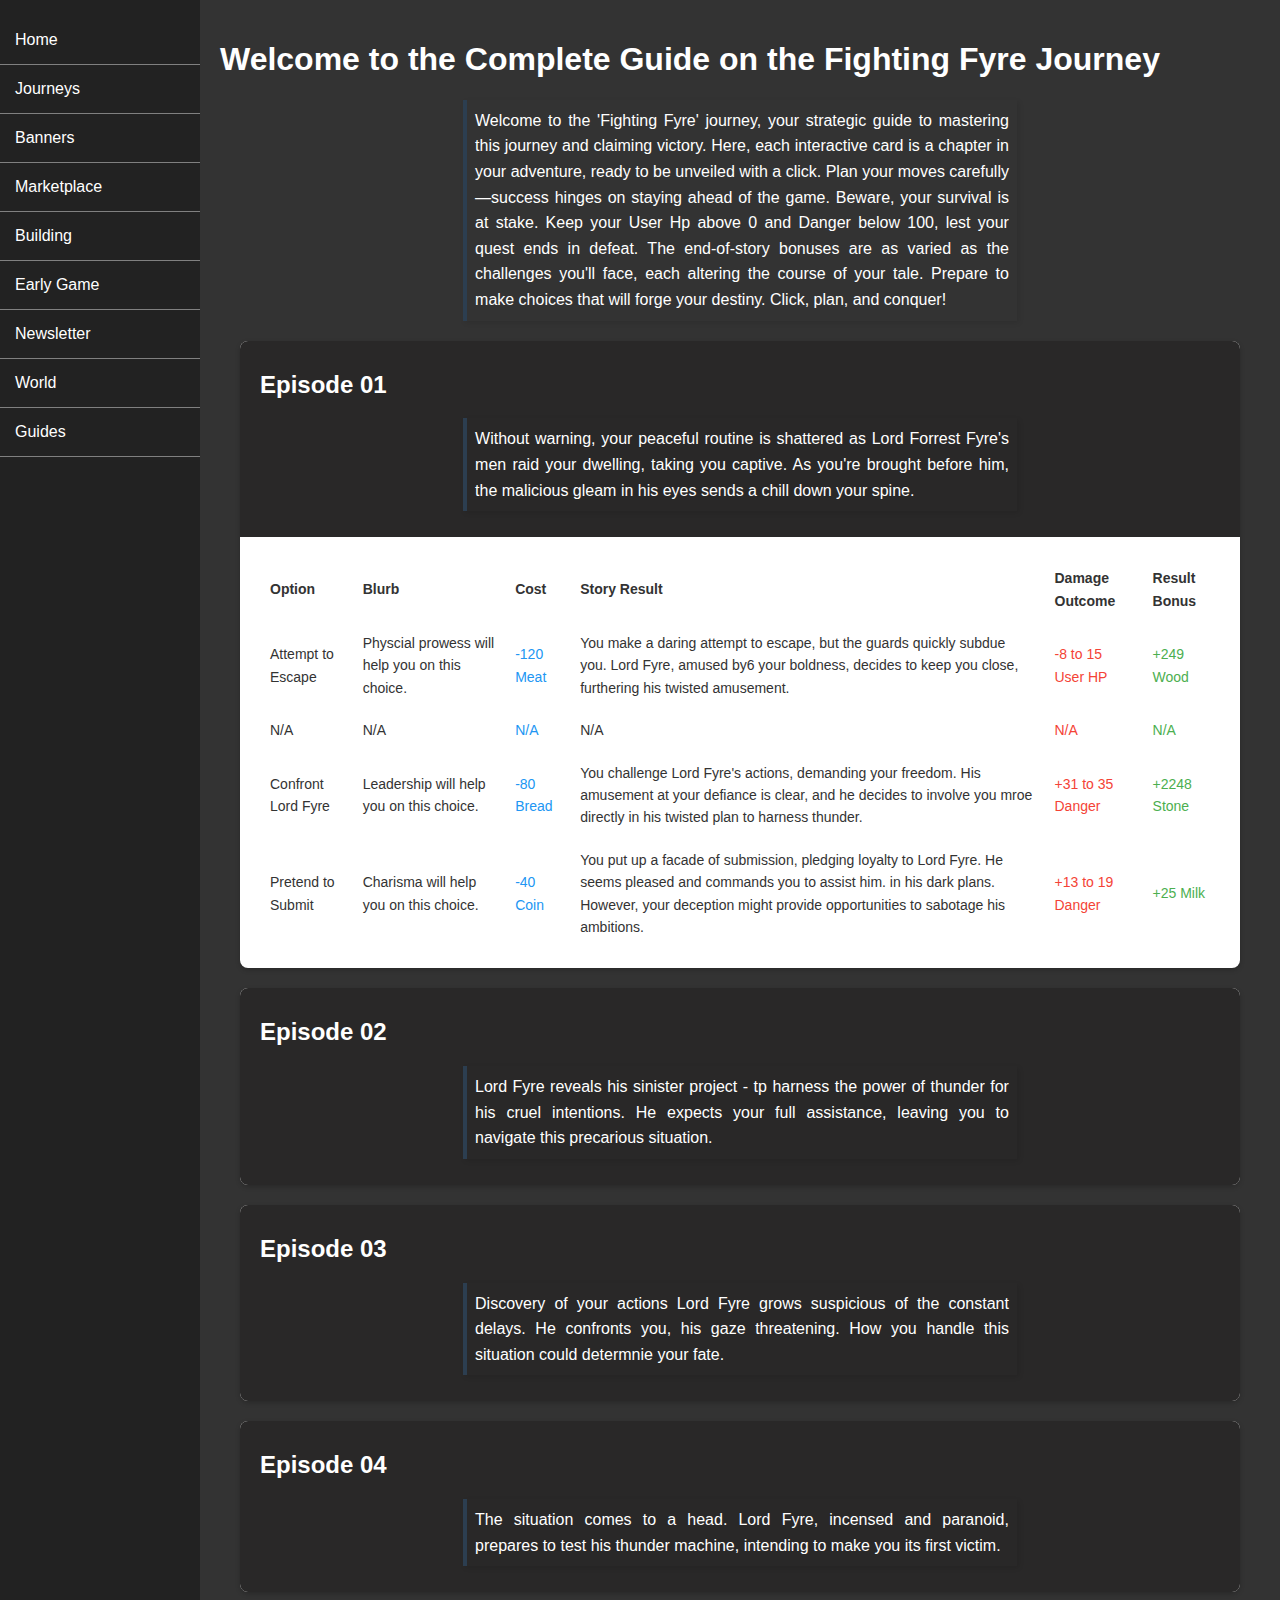
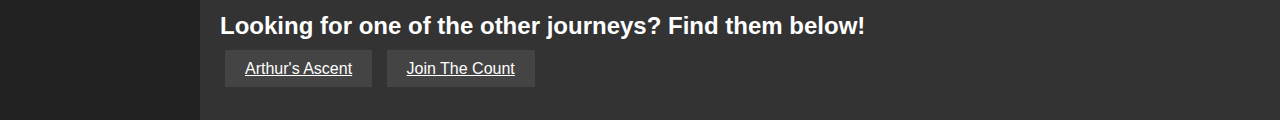
<file: journey/fyre.html>
<!DOCTYPE html>
<html>
<head>
    <title>Blocklords Wiki</title>
    <link rel="stylesheet" type="text/css" href="journeystyle.css">
    <meta name="viewport" content="width=device-width, initial-scale=1">
</head>
<body>
    <div class="container">
        <nav id="navbar">
            <div id="hamburger-menu" onclick="toggleMenu()">☰</div>
            <ul id="menu">
                <li><a href="../index.html">Home</a></li>
                <li><a href="../journeyguide.html">Journeys</a></li>
                <li><a href="../info.html">Banners</a></li>
                <li><a href="../marketplace.html">Marketplace</a></li>
                <li><a href="../building.html">Building</a></li>
                <li><a href="../earlygame.html">Early Game</a></li>
                <li><a href="../newsletter.html">Newsletter</a></li>




                
                <li><a href="#">World</a></li>
                <li><a href="#">Guides</a></li>
            </ul>
        </nav>
        <main id="content">
            <h1>Welcome to the Complete Guide on the Fighting Fyre Journey</h1>
        <p>
            Welcome to the 'Fighting Fyre' journey, your strategic guide to mastering this journey and claiming victory. Here, each interactive card is a chapter in your adventure, ready to be unveiled with a click. Plan your moves carefully—success hinges on staying ahead of the game.
            
            Beware, your survival is at stake. Keep your User Hp above 0 and Danger below 100, lest your quest ends in defeat. The end-of-story bonuses are as varied as the challenges you'll face, each altering the course of your tale.
            
            Prepare to make choices that will forge your destiny. Click, plan, and conquer!</p>
        <!-- card content goes here -->

        <!-- Episode 01 Card -->
        <div class="card">
          <div class="card-header" onclick="toggleCardBody(this)">
            <h2>Episode 01</h2>
            <p>
                Without warning, your peaceful routine is shattered as Lord Forrest Fyre's men raid your dwelling, taking you captive. As you're brought before him, the malicious gleam in his eyes sends a chill down your spine.
            </p>
          </div>
          <div class="card-body">
            <table class="episode-table">
              <thead>
                <tr>
                  <th>Option</th>
                  <th>Blurb</th>
                  <th>Cost</th>
                  <th>Story Result</th>
                  <th>Damage Outcome</th>
                  <th>Result Bonus</th>
                </tr>
              </thead>
              <tbody>
                <tr>
                  <td>Attempt to Escape</td>
                  <td>Physcial prowess will help you on this choice.</td>
                  <td class="blue">-120 Meat</td>
                  <td>
                    You make a daring attempt to escape, but the guards quickly subdue you. Lord Fyre, amused by6 your boldness, decides to keep you close, furthering his twisted amusement.

                  </td>
                  <td class="red">-8 to 15 User HP</td>
                  <td class="green">+249 Wood</td>
                </tr>
                <tr>
                  <td>N/A</td>
                  <td>N/A</td>
                  <td class="blue">N/A</td>
                  <td>
                    N/A
                  </td>
                  <td class="red">N/A</td>
                  <td class="green">N/A</td>
                </tr>
                <tr>
                  <td>Confront Lord Fyre</td>
                  <td>Leadership will help you on this choice.</td>
                  <td class="blue">-80 Bread</td>
                  <td>
                    You challenge Lord Fyre's actions, demanding your freedom. His amusement at your defiance is clear, and he decides to involve you mroe directly in his twisted plan to harness thunder.

                  </td>
                  <td class="red">+31 to 35 Danger</td>
                  <td class="green">+2248 Stone</td>
                </tr>
                <tr>
                  <td>Pretend to Submit</td>
                  <td>Charisma will help you on this choice.</td>
                  <td class="blue">-40 Coin</td>
                  <td>
                    You put up a facade of submission, pledging loyalty to Lord Fyre. He seems pleased and commands you to assist him. in his dark plans. However, your deception might provide opportunities to sabotage his ambitions.

                  </td>
                  <td class="red">+13 to 19 Danger</td>
                  <td class="green">+25 Milk</td>
                </tr>
              </tbody>
            </table>
          </div>
        </div>
        <!-- Repeat this structure for other episodes -->
        <!-- Episode 02 Card -->
        <div class="card">
          <div class="card-header" onclick="toggleCardBody(this)">
            <h2>Episode 02</h2>
            <p>
                Lord Fyre reveals his sinister project - tp harness the power of thunder for his cruel intentions. He expects your full assistance, leaving you to navigate this precarious situation.

            </p>
          </div>
          <div class="card-body" style="display: none;">
            <table class="episode-table">
              <thead>
                <tr>
                  <th>Option</th>
                  <th>Blurb</th>
                  <th>Cost</th>
                  <th>Story Result</th>
                  <th>Damage Outcome</th>
                  <th>Result Bonus</th>
                </tr>
              </thead>
              <tbody>
                <tr>
                  <td>Sabotage the Project</td>
                  <td>Intelligence will help you on this choice.</td>
                  <td class="blue">-80 Milk</td>
                  <td>
                    You discreetly try to disrupt the project. Your small acts of defiance slow down the progress, causing Lord Fyre's impatience to grow. You buy some time, but also increase suspicion around you.

                  </td>
                  <td class="red">+46 to 48 Danger</td>
                  <td>N/A</td>
                </tr>
                <tr>
                  <td>Assist Reluctantly</td>
                  <td>Leadership will help you on this choice.</td>
                  <td class="blue">-60 User Coin</td>
                  <td>
                    With a heavy heart, you assist in Lord Fyre'ws project. Your cooperation earns you a degree of trust, possibly providing you with a future advantage. However, the thunder project moves forward, amplifying the danger it presents.

                  </td>
                  <td class="red">+11 to 20 Danger</td>
                  <td>+16 Bread</td>
                </tr>
                <tr>
                  <td>Feign Ignorance</td>
                  <td>Potential will help you on this choice.</td>
                  <td class="blue">-100 Stone</td>
                  <td>
                    You act clueless about the technicalities of the project, slowing it's progress. Lord Fyre grows frustrated but remains oblivious to your act. This buys you some time, but how long will Lord Fyre tolerate your supposed incompetence.

                  </td>
                  <td class="red">+31 to 48 Danger</td>
                  <td class="green">+110 Wheat</td>
                </tr>
                <tr>
                  <td>Convince Lord Fyre of a Better Method</td>
                  <td>Locked Choice (Requires Intelligence 11+)</td>
                  <td class="blue">N/A</td>
                  <td>
                    N/A
                  </td>
                  <td class="red">+14 to 17 Danger</td>
                  <td class="green">+25 Meat</td>
                </tr>
              </tbody>
            </table>
          </div>
        </div>

        <!-- Episode 03 Card -->
        <div class="card">
          <div class="card-header" onclick="toggleCardBody(this)">
            <h2>Episode 03</h2>
            <p>
                Discovery of your actions Lord Fyre grows suspicious of the constant delays. He confronts you, his gaze threatening. How you handle this situation could determnie your fate.
            </p>
          </div>
          <div class="card-body" style="display: none;">
            <table class="episode-table">
              <thead>
                <tr>
                  <th>Option</th>
                  <th>Blurb</th>
                  <th>Cost</th>
                  <th>Story Result</th>
                  <th>Damage Outcome</th>
                  <th>Result Bonus</th>
                </tr>
              </thead>
              <tbody>
                <tr>
                  <td>Blame a Coworker</td>
                  <td>Intelligence will help you on this choice.</td>
                  <td class="blue">-50 User Coin</td>
                  <td>
                    You deflect suspicion onto one of Fyre's other workers. The accused is taken away, earning you a temporary respite but at a terrible cost.

                  </td>
                  <td class="red">+53 to 55 Danger</td>
                  <td>N/A</td>
                </tr>
                <tr>
                  <td>Admit and Beg for Mercy</td>
                  <td>Potential will help you on this choice.</td>
                  <td class="blue">-140 Wood</td>
                  <td>
                    You confess to your actions, begging for mercy. Fyre, amused by your desperation, decides to make you a spectacle for his subjects, intending to make an example out of you.
                  </td>
                  <td class="red">-6 to 10 User HP</td>
                  <td class="green">+45 Grain</td>
                </tr>
                <tr>
                  <td>Counter Accuse Lord Fyre</td>
                  <td>Leadershpi will help you on this choice.</td>
                  <td class="blue">-60 Wheat</td>
                  <td>
                    In a bold move, you accuse Lord Fyre of being the true obstacle to the project's success. The audacity of your words stuns the court, and Fyre, fuming, promises to make you pay.
                  </td>
                  <td class="red">+29 to 40 Danger</td>
                  <td class="green">+177 Food</td>
                </tr>
                <tr>
                  <td>Claim Innocence</td>
                  <td>Locked (Requires Charisma 10+)</td>
                  <td class="blue">N/A</td>
                  <td>
                    You maintain your innocence, sticking to your story despite Fyre's accusations. Intrigued by your steadfastness, Fyre decides to keep a closer eye on you, increasing your danger and potential to disrupt his plans.
                  </td>
                  <td class="green">+14/25 User Coin</td>
                  <td class="green">+60 Wood Planks</td>
                </tr>
              </tbody>
            </table>
          </div>
        </div>

        <!-- Episode 04 Card -->
        <div class="card">
          <div class="card-header" onclick="toggleCardBody(this)">
            <h2>Episode 04</h2>
            <p>
                The situation comes to a head. Lord Fyre, incensed and paranoid, prepares to test his thunder machine, intending to make you its first victim.
            </p>
          </div>
          <div class="card-body" style="display: none;">
            <table class="episode-table">
              <thead>
                <tr>
                  <th>Option</th>
                  <th>Blurb</th>
                  <th>Cost</th>
                  <th>Story Result</th>
                
                </tr>
              </thead>
              <tbody>
                <tr>
                  <td>Overload the machine</td>
                  <td>Intelligence will help you on this choice.</td>
                  <td class="blue">-100 User Coin</td>
                  <td>
                    Last Choice, you cannot fail.
                  </td>
                  
                </tr>
                <tr>
                  <td>Appeal to the Court</td>
                  <td>Charisma will help you on this choice.</td>
                  <td class="blue">-120 Food</td>
                  <td>
                    Last Choice, you cannot fail.
                  </td>
                  
                </tr>
                <tr>
                  <td>Face the Machine Bravely</td>
                  <td>Locked (Requires Physicality 10+)</td>
                  <td class="blue">N/A</td>
                  <td>
                    Last Choice, you cannot fail.
                  </td>
                  
                </tr>
                <tr>
                  <td>Beg for Mercy</td>
                  <td>Potential will help you on this choice.</td>
                  <td class="blue">-30 User Coin</td>
                  <td>
                    Last Choice, you cannot fail.
                  </td>
                 
                </tr>
              </tbody>
            </table>
          </div>
        </div>



            <h2>Looking for one of the other journeys? Find them below!</h2>

            <div class="button-container">
                <a href="/journey/arthur.html" class="block-button">Arthur's Ascent</a>
                <a href="/journey/count.html" class="block-button">Join The Count</a>
            </div>

            <h1></h1>

            <script>
                function toggleCardBody(header) {
                  var body = header.nextElementSibling;
                  if (body.style.display === "none") {
                    body.style.display = "block";
                  } else {
                    body.style.display = "none";
                  }
                }
              </script>
        </main>
    </div>
</body>
</html>
</file>
<file: style.css>
.popup-overlay {
    position: fixed; /* Stay in place */
    z-index: 1; /* Sit on top */
    left: 0;
    top: 0;
    width: 100%; /* Full width */
    height: 100%; /* Full height */
    overflow: auto; /* Enable scroll if needed */
    background-color: rgb(0,0,0); /* Fallback color */
    background-color: rgba(0,0,0,0.4); /* Black w/ opacity */
}

.popup-content {
    background-color: #fefefe;
    margin: 15% auto; /* 15% from the top and centered */
    padding: 20px;
    border: 1px solid #888;
    width: 80%; /* Could be more or less, depending on screen size */
    z-index: 2;
}

.close-btn {
    color: #aaa;
    float: right;
    font-size: 28px;
    font-weight: bold;
}

.close-btn:hover,
.close-btn:focus {
    color: black;
    text-decoration: none;
    cursor: pointer;
}

p {
    font-family: 'Open Sans', sans-serif; /* A readable yet modern font */
    font-size: 16px; /* Comfortable for most readers */
    line-height: 1.6; /* Improves readability */
}


body {
    font-family: Arial, sans-serif;
    background-color: #333;
    color: white;
    margin: 0;
    padding: 0;
    min-height: 100vh;
    display: flex;
    flex-direction: column;
    
}



.container {
    display: flex;
    flex-grow: 1;
}

#navbar {
    background-color: #222;
    flex-basis: 200px;
    min-width: 200px;
    min-height: 100vh;
    overflow: visible;
}


#menu {
    list-style-type: none;
    padding: 0;
}

#menu li a {
    display: block;
    padding: 15px;
    text-decoration: none;
    color: white;
    border-bottom: 1px solid grey;
}

#content {
    flex-grow: 1;
    padding: 20px;
}

.button-container {
    margin-top: 20px;
}

.block-button {
    background-color: #444; /* Dark grey background */
    color: white;
    border: none;
    padding: 10px 20px;
    margin: 5px;
    cursor: pointer;
    transition: background-color 0.3s;
}

.block-button:hover {
    background-color: #555; /* Lighter grey on hover */
}


@media (max-width: 768px) {
    .container {
        flex-direction: column;
    }

    #navbar {
        flex-basis: auto;
        min-height: auto;
    }

    #hamburger-menu {
        display: block;
    }

    #menu {
        display: none;
    }

    #menu li a {
        border-bottom: none;
    }
}





/* episode card start */

/* episode cards start */
.card {
    background-color: #fff;
    margin: 20px;
    border-radius: 8px;
    box-shadow: 0 2px 5px rgba(0, 0, 0, 0.2);
    overflow: hidden;
  }
  
  .card-header {
    background-color: #292828;
    color: #fff;
    padding: 10px 20px;
    cursor: pointer;
  }
  
  .card-body {
    padding: 20px;
    font-size: 14px;
    line-height: 1.6;
    color: #333;
  }
  
  .episode-table {
    width: 100%;
    border-collapse: collapse;
  }
  
  .episode-table th,
  .episode-table td {
    text-align: left;
    padding: 10px;
  }
  
  .green {
    color: #4caf50;
  }
  
  .red {
    color: #f44336;
  }
  
  .blue {
    color: #2196f3;
  }
  
  .icon {
    width: 16px;
    height: 16px;
  }
  
  /* Responsive styling if needed */
  @media (max-width: 768px) {
    .card {
      margin: 10px;
    }
  }
  
  /* episode cards end */
  
  @media (max-width: 768px) {
    .container {
      flex-direction: column;
    }
  
    #navbar {
      flex-basis: auto;
      min-height: auto;
    }
  
    #hamburger-menu {
      display: block;
    }
  
    #menu {
      display: none;
    }
  
    #menu li a {
      border-bottom: none;
    }
  }
  

  /* start sticky footer */

  .sticky {
    bottom: 0;       /* Stick to the bottom */
    width: 100%;     /* Take full width of the viewport */
    background-color: #333; /* Just for visibility, change as needed */
    color: white;    /* Text color, change as needed */
    text-align: center; /* Center the text, optional */
}
</file>
<file: Bstyle.css>
body {
    font-family: Arial, sans-serif;
    background-color: #333;
    color: white;
    margin: 0;
    padding: 0;
    min-height: 100vh;
    display: flex;
    flex-direction: column;
    
}
.grid {
    padding: 15px;

}


.container {
    display: flex;
    flex-grow: 1;
}

#navbar {
    background-color: #222;
    flex-basis: 200px;
    min-width: 200px;
    min-height: 100vh;
    overflow: visible;
}


#menu {
    list-style-type: none;
    padding: 0;
}

#menu li a {
    display: block;
    padding: 15px;
    text-decoration: none;
    color: white;
    border-bottom: 1px solid grey;
}

#content {
    flex-grow: 1;
    padding: 20px;
}



/* start of building table css */

.collapsible {
    display: none;
}
.nan-value::before {
    content: "";
}   

table {
    border-collapse: collapse; /* Ensures that the border is collapsed into a single border */
    background-color: #333; /* Sets the background color of the table */
    color: white; /* Sets the text color to white */
}

table, th, td {
    border: 1 solid white;
}

th, td {

    padding: 8px;
}
</file>
<file: journey/journeystyle.css>
body {
  font-family: Arial, sans-serif;
  background-color: #333;
  color: white;
  margin: 0;
  padding: 0;
  min-height: 100vh;
  display: flex;
  flex-direction: column;
}

p {
  font-family: 'Open Sans', Arial, sans-serif; /* Clean, easy-to-read font */
  font-size: 1rem; /* Adequate font size for readability */
  line-height: 1.6; /* Spacing for readability */
  text-align: justify; /* For a clean, aligned look */
  text-justify: inter-word; /* Improved spacing between words */
  max-width: 60ch; /* Maximum line length for better readability */
  margin: 1em auto; /* Adds space above and below paragraphs */
  padding: 0.5em; /* Adds space inside the paragraph box for visual comfort */
  border-left: 4px solid #2c3e50; /* A colored bar to signify the start of a paragraph */
  box-shadow: 2px 2px 5px rgba(0, 0, 0, 0.1); /* A subtle shadow for depth */
  overflow-wrap: break-word; /* Ensures long words don't overflow */
}



.container {
  display: flex;
  flex-grow: 1;
}

#navbar {
  background-color: #222;
  flex-basis: 200px;
  min-width: 200px;
  min-height: 100vh;
  overflow: auto;
}

#hamburger-menu {
  display: none;
  padding: 15px;
  cursor: pointer;
}

#menu {
  list-style-type: none;
  padding: 0;
}

#menu li a {
  display: block;
  padding: 15px;
  text-decoration: none;
  color: white;
  border-bottom: 1px solid grey;
}

#content {
  flex-grow: 1;
  padding: 20px;
}

/* buttons start*/
.button-container {
  margin-top: 20px;
}

.block-button {
  background-color: #444; /* Dark grey background */
  color: white;
  border: none;
  padding: 10px 20px;
  margin: 5px;
  cursor: pointer;
  transition: background-color 0.3s;
}

.block-button:hover {
  background-color: #555; /* Lighter grey on hover */
}
/* buttons end */

/* episode cards start */
.card {
  background-color: #fff;
  margin: 20px;
  border-radius: 8px;
  box-shadow: 0 2px 5px rgba(0, 0, 0, 0.2);
  overflow: hidden;
}

.card-header {
  background-color: #292828;
  color: #fff;
  padding: 10px 20px;
  cursor: pointer;
}

.card-body {
  padding: 20px;
  font-size: 14px;
  line-height: 1.6;
  color: #333;
}

.episode-table {
  width: 100%;
  border-collapse: collapse;
}

.episode-table th,
.episode-table td {
  text-align: left;
  padding: 10px;
}

.green {
  color: #4caf50;
}

.red {
  color: #f44336;
}

.blue {
  color: #2196f3;
}

.icon {
  width: 16px;
  height: 16px;
}

/* Responsive styling if needed */
@media (max-width: 768px) {
  .card {
    margin: 10px;
  }
}

/* episode cards end */

@media (max-width: 768px) {
  .container {
    flex-direction: column;
  }

  #navbar {
    flex-basis: auto;
    min-height: auto;
  }

  #hamburger-menu {
    display: block;
  }

  #menu {
    display: none;
  }

  #menu li a {
    border-bottom: none;
  }
}
</file>
